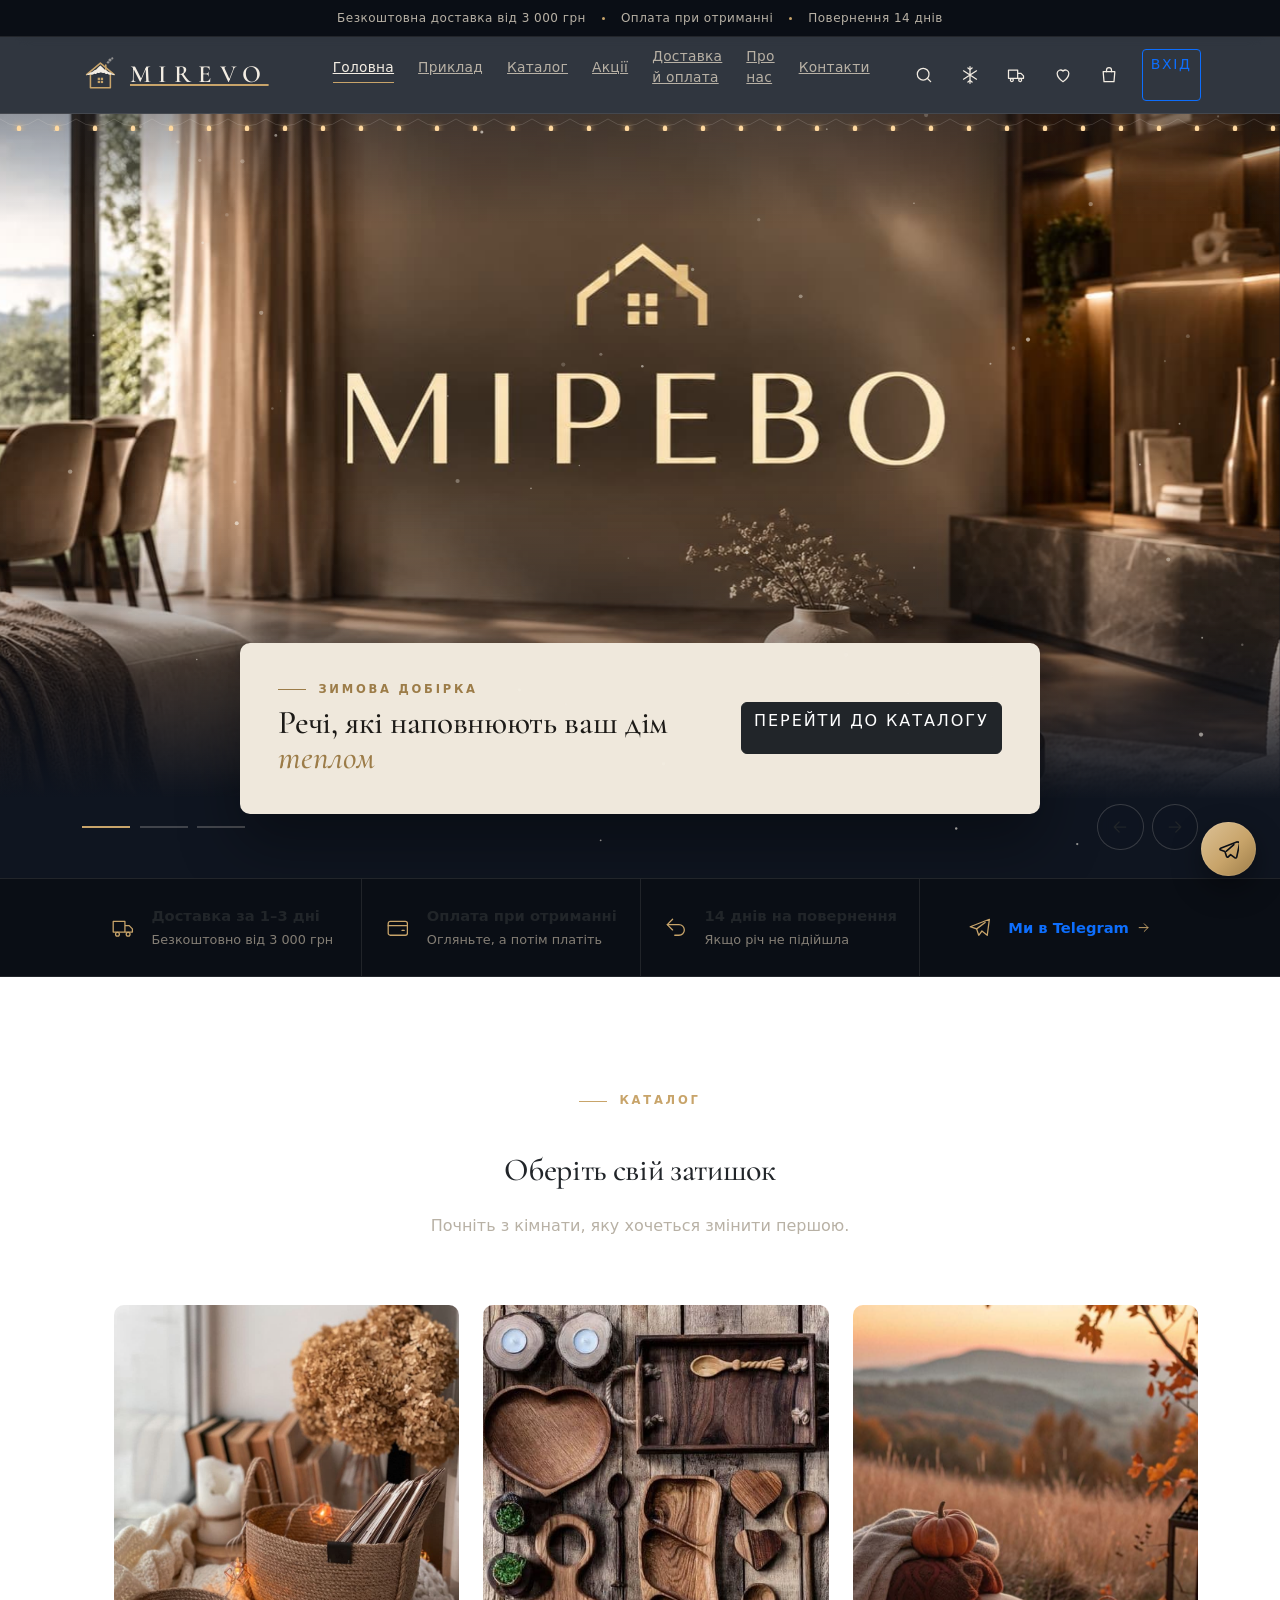
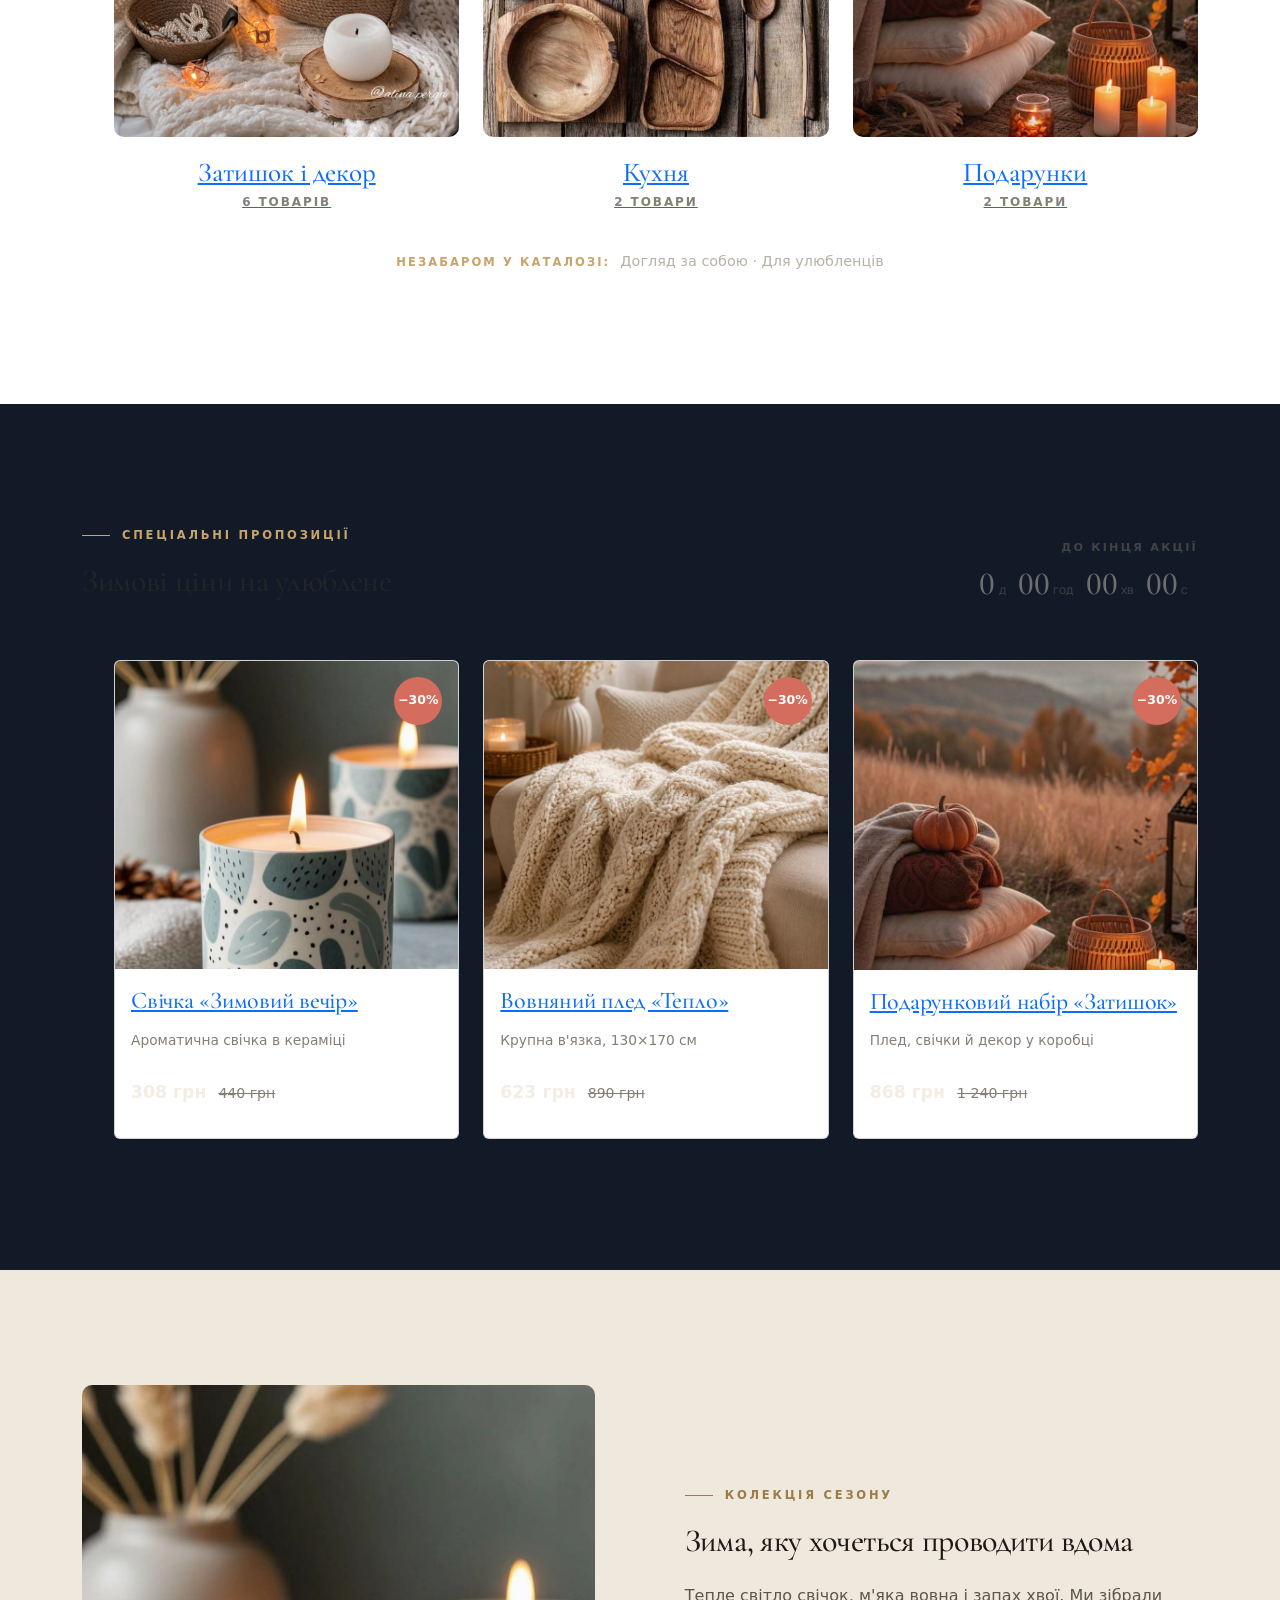
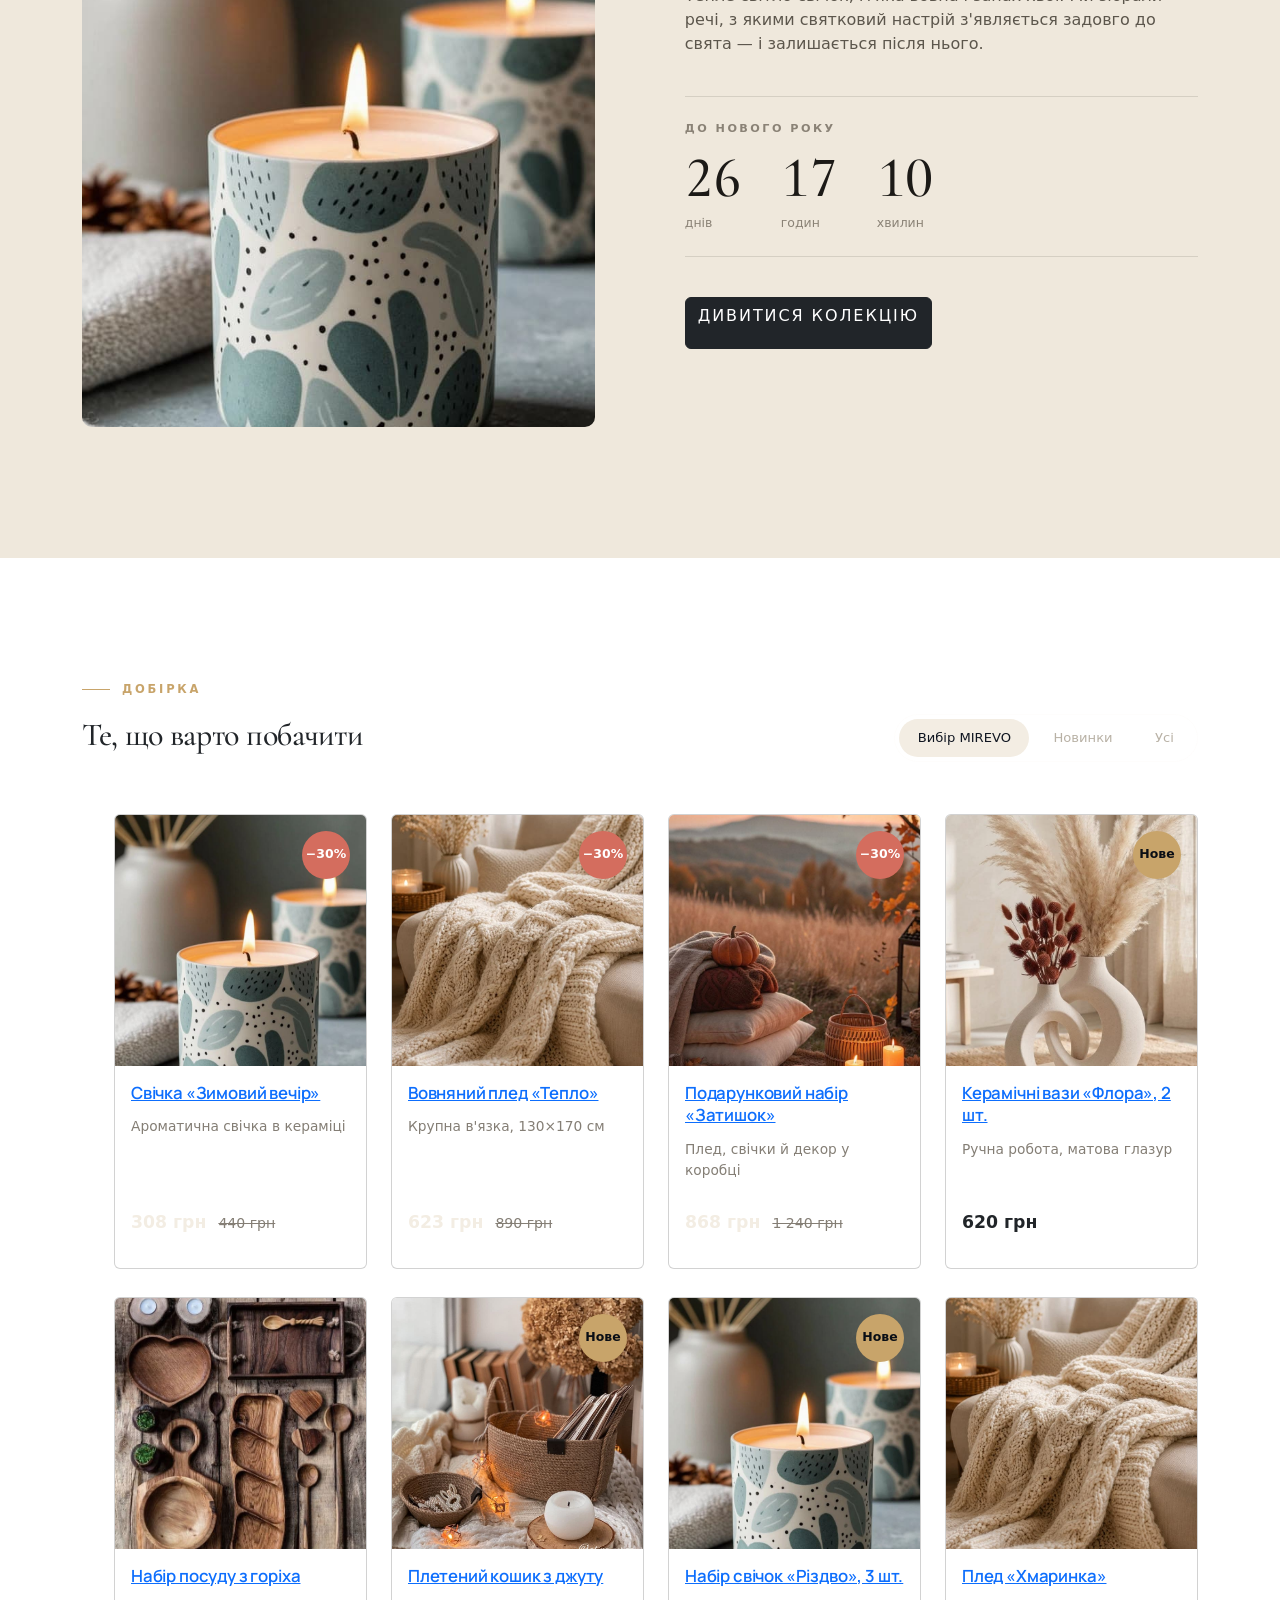
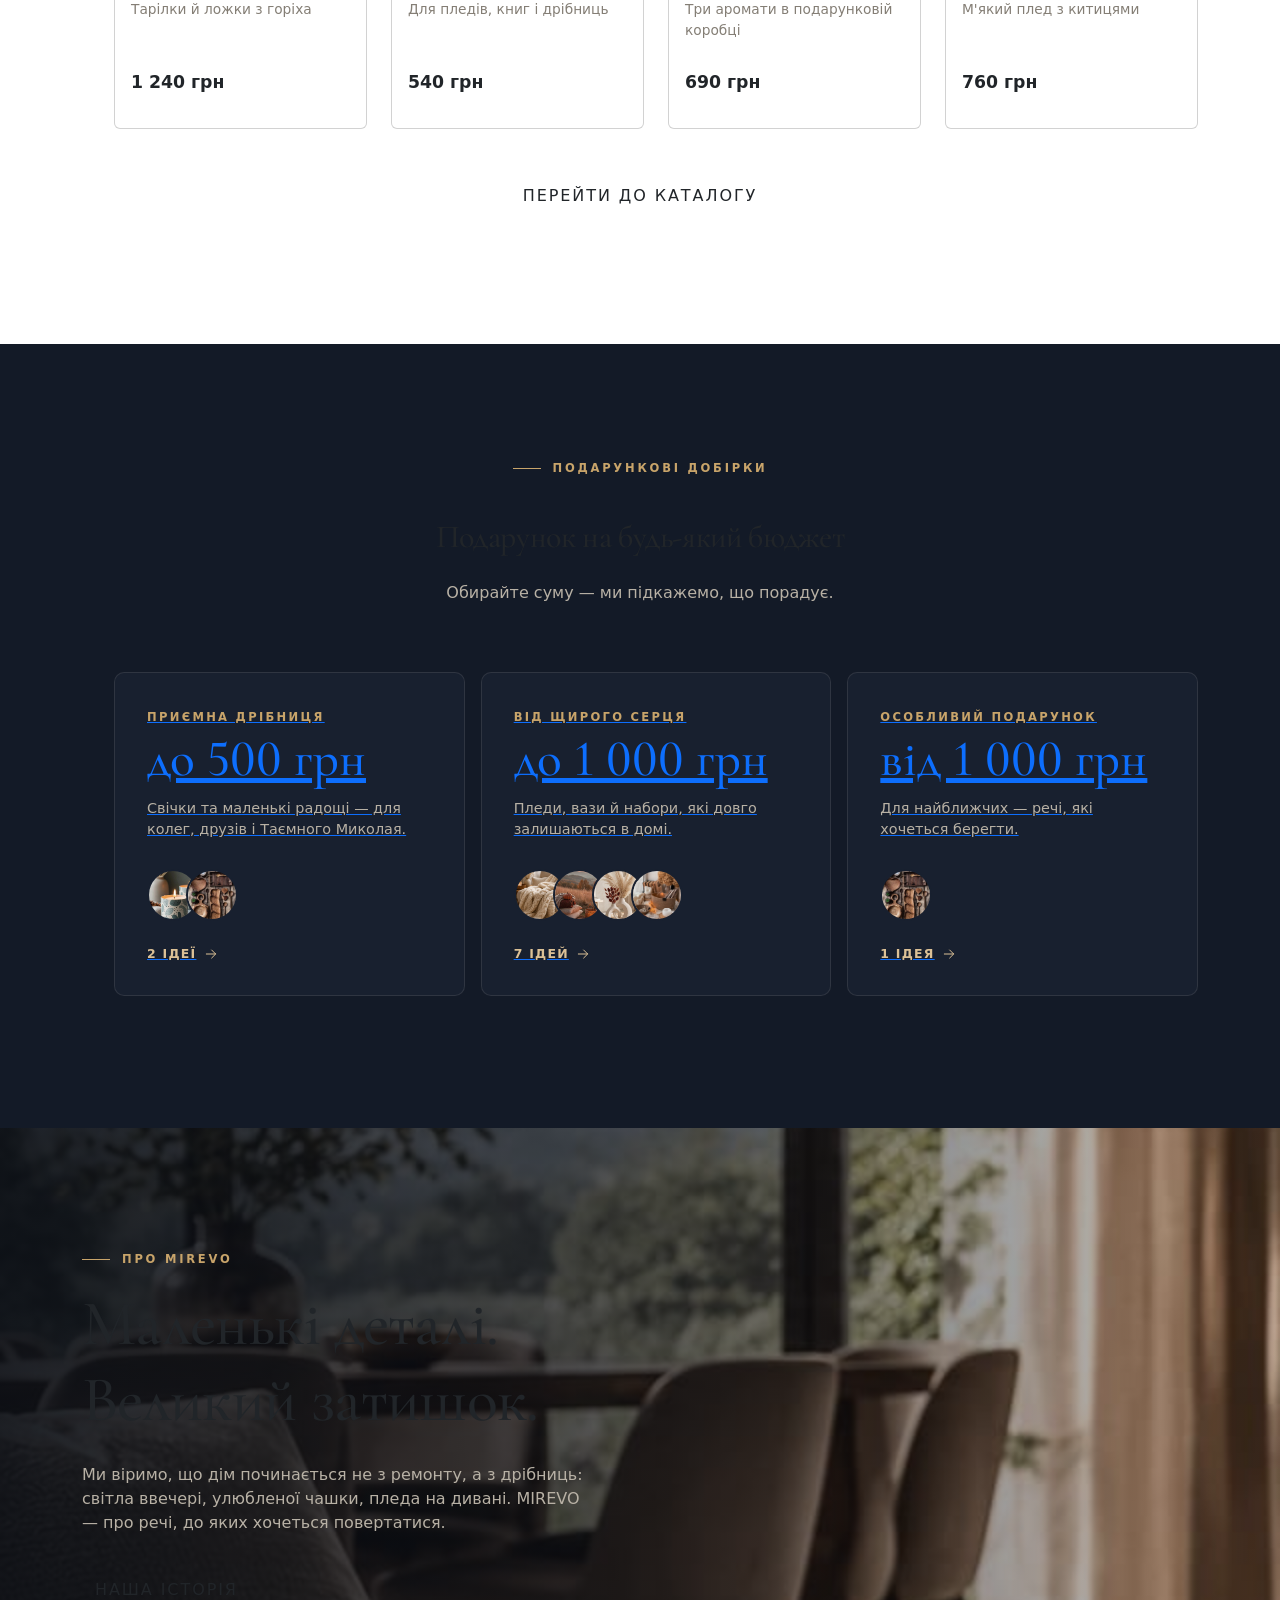
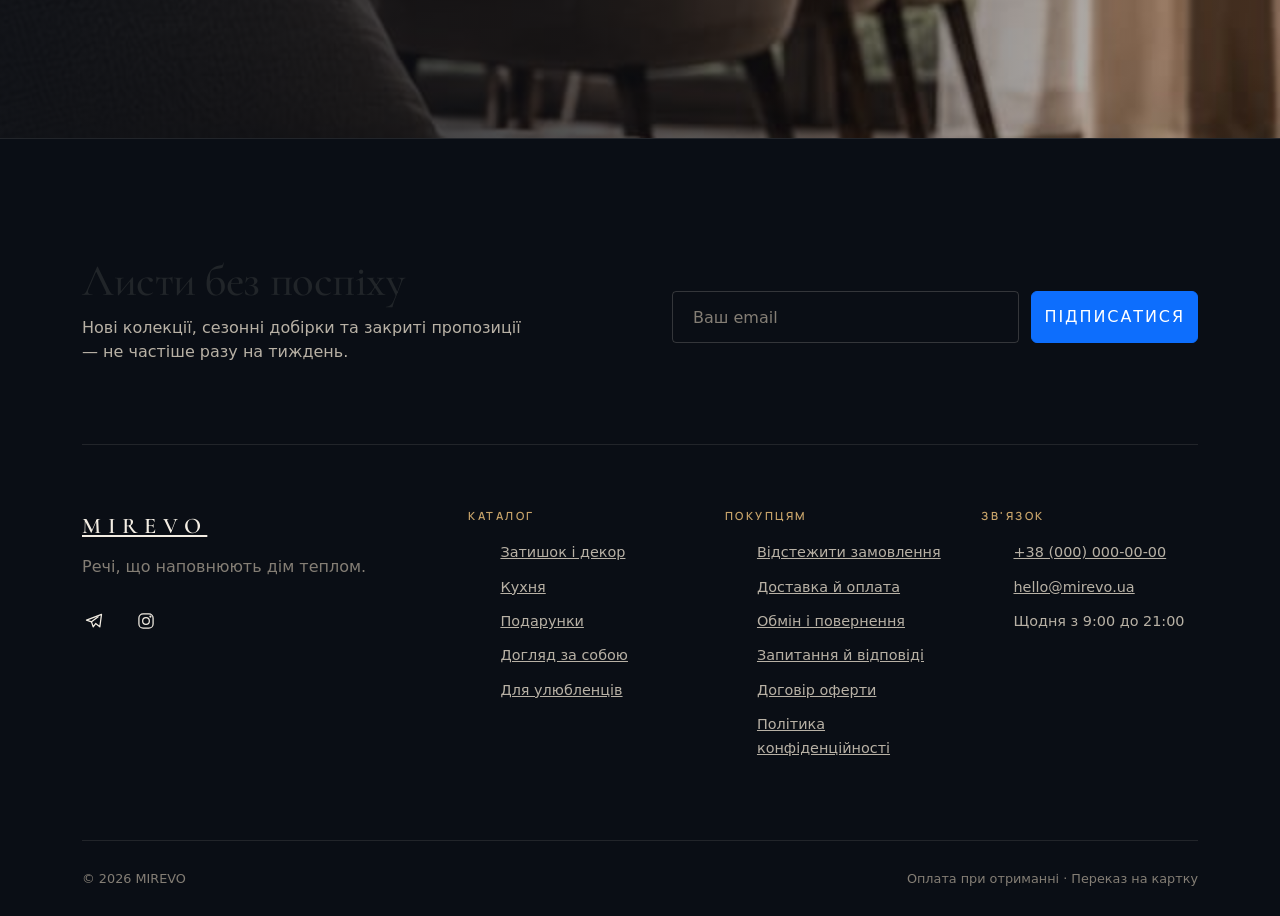
<file: 4 лаба оіт/index.html>
<!DOCTYPE html>
<html lang="uk">
<head>
    <meta charset="UTF-8">
    <meta name="viewport" content="width=device-width, initial-scale=1.0">
    <title>MIREVO — речі, що наповнюють дім теплом</title>
    <meta name="description" content="MIREVO — свічки, текстиль, декор і подарунки для затишного дому. Доставка Новою поштою за 1–3 дні, оплата при отриманні.">
    <meta name="theme-color" content="#0f1520">

    <link rel="preconnect" href="https://fonts.googleapis.com">
    <link rel="preconnect" href="https://fonts.gstatic.com" crossorigin>
    <link href="https://fonts.googleapis.com/css2?family=Cormorant+Garamond:ital,wght@0,500;0,600;1,500&family=Manrope:wght@400;500;600;700&display=swap" rel="stylesheet">
    <link rel="stylesheet" href="css/style.css">
    <link href="https://cdn.jsdelivr.net/npm/bootstrap@5.3.0/dist/css/bootstrap.min.css" rel="stylesheet">
    <style>
        /* Modal with :target pseudo-element */
        #signin-modal {
            display: none;
            position: fixed;
            top: 0;
            left: 0;
            width: 100%;
            height: 100%;
            background-color: rgba(0, 0, 0, 0.5);
            z-index: 9999;
            align-items: center;
            justify-content: center;
        }
        #signin-modal:target {
            display: flex;
        }
        #signin-modal .modal-content {
            background-color: white;
            border-radius: 8px;
            padding: 2rem;
            max-width: 400px;
            width: 90%;
            box-shadow: 0 4px 6px rgba(0, 0, 0, 0.1);
            position: relative;
        }
        #signin-modal .modal-close {
            position: absolute;
            top: 1rem;
            right: 1rem;
            background: none;
            border: none;
            font-size: 1.5rem;
            cursor: pointer;
            color: #333;
        }
        #signin-modal .modal-close:hover {
            color: #666;
        }
    </style>
    <script>document.documentElement.classList.add('js');</script>
</head>
<body>

    <!-- ================= ІКОНКИ (використовуються через <use>) ================= -->
    <svg width="0" height="0" style="position:absolute" aria-hidden="true">
        <symbol id="i-search" viewBox="0 0 24 24"><circle cx="11" cy="11" r="7"/><path d="m20 20-3.5-3.5"/></symbol>
        <symbol id="i-heart" viewBox="0 0 24 24"><path d="M12 20s-7-4.4-7-10a4 4 0 0 1 7-2.6A4 4 0 0 1 19 10c0 5.6-7 10-7 10z"/></symbol>
        <symbol id="i-bag" viewBox="0 0 24 24"><path d="M5 8h14l-1 12H6z"/><path d="M9 8V6a3 3 0 0 1 6 0v2"/></symbol>
        <symbol id="i-plus" viewBox="0 0 24 24"><path d="M12 5v14M5 12h14"/></symbol>
        <symbol id="i-check" viewBox="0 0 24 24"><path d="m5 12.5 4.5 4.5L19 7"/></symbol>
        <symbol id="i-arrow" viewBox="0 0 24 24"><path d="M5 12h14M13 6l6 6-6 6"/></symbol>
        <symbol id="i-close" viewBox="0 0 24 24"><path d="M6 6l12 12M18 6 6 18"/></symbol>
        <symbol id="i-menu" viewBox="0 0 24 24"><path d="M4 7h16M4 12h16M4 17h10"/></symbol>
        <symbol id="i-truck" viewBox="0 0 24 24"><path d="M3 6h11v10H3zM14 10h4l3 3v3h-7z"/><circle cx="7" cy="18" r="1.8"/><circle cx="17" cy="18" r="1.8"/></symbol>
        <symbol id="i-wallet" viewBox="0 0 24 24"><rect x="3" y="6" width="18" height="13" rx="2"/><path d="M3 10h18M16 14.5h2"/></symbol>
        <symbol id="i-return" viewBox="0 0 24 24"><path d="M9 14 4 9l5-5"/><path d="M4 9h11a5 5 0 0 1 0 10h-4"/></symbol>
        <symbol id="i-gift" viewBox="0 0 24 24"><rect x="3" y="8" width="18" height="4"/><path d="M5 12v8h14v-8M12 8v12"/><path d="M12 8S10.5 4 8 4a2 2 0 0 0 0 4M12 8s1.5-4 4-4a2 2 0 0 1 0 4"/></symbol>
        <symbol id="i-share" viewBox="0 0 24 24"><circle cx="18" cy="5" r="2.5"/><circle cx="6" cy="12" r="2.5"/><circle cx="18" cy="19" r="2.5"/><path d="m8.2 10.9 7.6-4.3M8.2 13.1l7.6 4.3"/></symbol>
        <symbol id="i-snow" viewBox="0 0 24 24"><path d="M12 2v20M4.2 7l15.6 10M4.2 17 19.8 7"/><path d="m9.5 3.5 2.5 2 2.5-2M9.5 20.5l2.5-2 2.5 2"/></symbol>
        <symbol id="i-telegram" viewBox="0 0 24 24"><path d="M21 4 3 11l6 2 2 6 3-4 5 4z"/><path d="m9 13 8-6"/></symbol>
        <symbol id="i-instagram" viewBox="0 0 24 24"><rect x="3.5" y="3.5" width="17" height="17" rx="5"/><circle cx="12" cy="12" r="4"/><circle cx="17.3" cy="6.7" r=".6"/></symbol>
    </svg>

    <a href="#main" class="skip-link">Перейти до вмісту</a>

    <!-- ================= ВЕРХНЯ СМУЖКА ================= -->
    <div class="announce">
        <div class="container announce-inner">
            <span>Безкоштовна доставка від 3 000 грн</span>
            <span class="announce-dot" aria-hidden="true"></span>
            <span>Оплата при отриманні</span>
            <span class="announce-dot" aria-hidden="true"></span>
            <span>Повернення 14 днів</span>
        </div>
    </div>

    <!-- ================= ШАПКА ================= -->
    <header class="header" id="top">
        <div class="container header-inner">
            <button class="icon-btn menu-btn" type="button" aria-label="Відкрити меню" aria-controls="drawer" aria-expanded="false" data-drawer-open>
                <svg><use href="#i-menu"/></svg>
            </button>

            <a href="index.html" class="logo" aria-label="MIREVO — на головну">
                <svg class="logo-mark" viewBox="0 0 48 48" aria-hidden="true">
                    <g class="logo-smoke">
                        <circle cx="34" cy="7" r="1.6"/>
                        <circle cx="36.5" cy="4" r="2"/>
                        <circle cx="39.5" cy="1.8" r="1.4"/>
                    </g>
                    <path d="M31 10.5v6.5" class="logo-line"/>
                    <path d="M6 23 24 8l18 15" class="logo-line"/>
                    <path d="M11 20v20h26V20" class="logo-line"/>
                    <path class="logo-snow" d="M5 22.6c2-.9 3.6-.3 5-1.6 1.6-1.3 3.4-1 4.6-2.4 1.3-1.6 3.4-1.2 4.6-2.8 1.3-1.6 3-3.4 4.8-4.7 1.8 1.3 3.5 3.1 4.8 4.7 1.2 1.6 3.3 1.2 4.6 2.8 1.2 1.4 3 1.1 4.6 2.4 1.4 1.3 3 .7 5 1.6-1.7 1.3-3.6.9-5 .2-1.6 1-3.4.4-4.6-.8-1.6.6-3.3-.2-4.3-1.5-1.5.4-3.3.4-4.5-.7-1.2 1.1-3 1.1-4.5.7-1 1.3-2.7 2.1-4.3 1.5-1.2 1.2-3 1.8-4.6.8-1.4.7-3.3 1.1-5-.2z"/>
                    <rect x="20.5" y="27" width="3" height="3"/><rect x="24.5" y="27" width="3" height="3"/>
                    <rect x="20.5" y="31" width="3" height="3"/><rect x="24.5" y="31" width="3" height="3"/>
                </svg>
                <span class="logo-word">MIREVO</span>
            </a>

            <nav class="nav" aria-label="Головне меню">
                <ul class="nav-list">
                    <li><a href="index.html" aria-current="page">Головна</a></li>
                    <li><a href="example.html">Приклад</a></li>
                    <li class="has-mega">
                        <a href="catalog.html" aria-haspopup="true">Каталог</a>
                        <div class="mega" role="menu">
                            <ul class="mega-list" id="mega-list"><!-- з products.js --></ul>
                            <a href="catalog.html?offer=1" class="mega-feature">
                                <img src="images/interior-living.jpg" alt="" loading="lazy">
                                <span class="mega-feature-text">
                                    <small>Сезонна добірка</small>
                                    <b>Зимові пропозиції</b>
                                    <span class="link-arrow">Дивитися <svg><use href="#i-arrow"/></svg></span>
                                </span>
                            </a>
                        </div>
                    </li>
                    <li><a href="catalog.html?offer=1">Акції</a></li>
                    <li><a href="delivery.html">Доставка й оплата</a></li>
                    <li><a href="about.html">Про нас</a></li>
                    <li><a href="contacts.html">Контакти</a></li>
                </ul>
            </nav>

            <div class="header-actions">
                <button class="icon-btn" type="button" aria-label="Пошук" aria-controls="search-panel" aria-expanded="false" data-search-toggle>
                    <svg><use href="#i-search"/></svg>
                </button>
                <button class="icon-btn snow-btn" type="button" aria-label="Сніг" aria-pressed="true" data-snow-toggle title="Сніг">
                    <svg><use href="#i-snow"/></svg>
                </button>
                <a href="favorites.html" class="icon-btn hide-sm" aria-label="Обране">
                    <svg><use href="#i-heart"/></svg>
                    <span class="counter" data-count="fav" hidden>0</span>
                </a>
                <a href="cart.html" class="icon-btn cart-link" aria-label="Кошик">
                    <svg><use href="#i-bag"/></svg>
                    <span class="counter" data-count="cart" hidden>0</span>
                </a>
                <a href="#signin-modal" class="btn btn-sm btn-outline-primary ms-2" aria-label="Вхід">Вхід</a>
            </div>
        </div>

        <!-- Пошук -->
        <div class="search-panel" id="search-panel" hidden>
            <form class="container search-form" action="catalog.html" method="get" role="search">
                <svg class="search-icon"><use href="#i-search"/></svg>
                <label for="q" class="visually-hidden">Пошук товарів</label>
                <input type="search" id="q" name="q" placeholder="Свічка, плед, подарунок…" autocomplete="off">
                <button type="button" class="icon-btn" aria-label="Закрити пошук" data-search-toggle>
                    <svg><use href="#i-close"/></svg>
                </button>
            </form>
        </div>

        <!-- Гірлянда -->
        <div class="garland" aria-hidden="true"></div>
    </header>

    <!-- ================= МОБІЛЬНЕ МЕНЮ ================= -->
    <div class="drawer" id="drawer" hidden>
        <div class="drawer-overlay" data-drawer-close></div>
        <aside class="drawer-panel" aria-label="Меню">
            <div class="drawer-head">
                <span class="logo-word">MIREVO</span>
                <button class="icon-btn" type="button" aria-label="Закрити меню" data-drawer-close>
                    <svg><use href="#i-close"/></svg>
                </button>
            </div>
            <form class="drawer-search" action="catalog.html" method="get" role="search">
                <svg><use href="#i-search"/></svg>
                <label for="q-mobile" class="visually-hidden">Пошук</label>
                <input type="search" id="q-mobile" name="q" placeholder="Пошук товарів">
            </form>
            <p class="drawer-label">Каталог</p>
            <ul class="drawer-cats" id="drawer-cats"></ul>
            <ul class="drawer-links">
                <li><a href="catalog.html?offer=1">Акції</a></li>
                <li><a href="favorites.html">Обране</a></li>
                <li><a href="delivery.html">Доставка й оплата</a></li>
                <li><a href="about.html">Про нас</a></li>
                <li><a href="contacts.html">Контакти</a></li>
            </ul>
        </aside>
    </div>

    <main id="main">

        <!-- ================= ПЕРШИЙ ЕКРАН: слайдер банерів ================= -->
        <section class="hero" aria-roledescription="carousel" aria-label="Головні пропозиції">
            <canvas class="snow" id="snow" aria-hidden="true"></canvas>

            <div class="slides">
                <!-- Слайд 1: бренд -->
                <article class="slide slide-brand is-active" aria-roledescription="slide" aria-label="1 з 3">
                    <img class="slide-bg" src="images/hero-banner.jpg" alt="Затишна вітальня з логотипом MIREVO" fetchpriority="high">
                    <div class="container slide-brand-inner">
                        <div class="slide-copy slide-card">
                            <p class="eyebrow">Зимова добірка</p>
                            <h1 class="slide-title">Речі, які наповнюють ваш дім <em>теплом</em></h1>
                            <div class="slide-actions">
                                <a href="catalog.html" class="btn btn-dark">Перейти до каталогу</a>
                            </div>
                        </div>
                    </div>
                </article>

                <!-- Слайд 2: ідеї подарунків -->
                <article class="slide slide-split" aria-roledescription="slide" aria-label="2 з 3">
                    <div class="container slide-grid">
                        <div class="slide-copy slide-card">
                            <p class="eyebrow">До свят</p>
                            <h2 class="slide-title">Подарунки, які хочеться <em>дарувати</em></h2>
                            <p class="slide-text">Від приємних дрібниць до особливих речей для найближчих. Обирайте за бюджетом — ідеї вже зібрані.</p>
                            <div class="slide-actions">
                                <a href="#gifts" class="btn btn-dark">Обрати подарунок</a>
                            </div>
                        </div>
                        <div class="slide-media slide-collage">
                            <img src="images/news2.jpg" alt="Плетений кошик, свічка і тепла гірлянда" loading="lazy">
                            <img src="images/product1.jpg" alt="Ароматична свічка" loading="lazy">
                            <img src="images/product3.jpg" alt="Керамічні вази з сухоцвітами" loading="lazy">
                        </div>
                    </div>
                </article>

                <!-- Слайд 3: зимові ціни -->
                <article class="slide slide-split" aria-roledescription="slide" aria-label="3 з 3" id="slide-offers">
                    <div class="container slide-grid">
                        <div class="slide-copy slide-card">
                            <p class="eyebrow">Зимові пропозиції</p>
                            <h2 class="slide-title"><em data-offer-max>−30%</em> на улюблене цієї зими</h2>
                            <p class="slide-text">Свічки, пледи й подарунки за зимовими цінами. Пропозиція діє до <span data-offer-date>30 листопада включно</span>.</p>
                            <div class="slide-actions">
                                <a href="#offers" class="btn btn-dark">Дивитися пропозиції</a>
                            </div>
                        </div>
                        <ul class="slide-media slide-products" id="hero-offers"><!-- з products.js --></ul>
                    </div>
                </article>
            </div>

            <!-- Керування слайдером -->
            <div class="container slider-ui">
                <div class="slider-dots" role="group" aria-label="Оберіть слайд">
                    <button type="button" class="slider-dot is-active" data-slide-to="0" aria-label="Слайд 1" aria-current="true"><span></span></button>
                    <button type="button" class="slider-dot" data-slide-to="1" aria-label="Слайд 2"><span></span></button>
                    <button type="button" class="slider-dot" data-slide-to="2" aria-label="Слайд 3" id="dot-offers"><span></span></button>
                </div>
                <div class="slider-arrows">
                    <button type="button" class="slider-arrow" data-slide-prev aria-label="Попередній слайд"><svg><use href="#i-arrow"/></svg></button>
                    <button type="button" class="slider-arrow" data-slide-next aria-label="Наступний слайд"><svg><use href="#i-arrow"/></svg></button>
                </div>
            </div>
        </section>

        <!-- ================= ПЕРЕВАГИ ================= -->
        <section class="perks" aria-label="Чому MIREVO">
            <ul class="container perks-list">
                <li class="reveal"><svg><use href="#i-truck"/></svg><div><b>Доставка за 1–3 дні</b><span>Безкоштовно від 3 000 грн</span></div></li>
                <li class="reveal"><svg><use href="#i-wallet"/></svg><div><b>Оплата при отриманні</b><span>Огляньте, а потім платіть</span></div></li>
                <li class="reveal"><svg><use href="#i-return"/></svg><div><b>14 днів на повернення</b><span>Якщо річ не підійшла</span></div></li>
                <li class="reveal perk-link">
                    <a href="https://t.me/mirevo_shop" target="_blank" rel="noopener" data-tg-channel>
                        <svg><use href="#i-telegram"/></svg>
                        <div><b class="perk-link-title">Ми в Telegram <svg class="perk-arrow"><use href="#i-arrow"/></svg></b></div>
                    </a>
                </li>
            </ul>
        </section>

        <!-- ================= КАТЕГОРІЇ ================= -->
        <section class="section" aria-labelledby="cats-title">
            <div class="container">
                <header class="section-head section-head-center reveal">
                    <p class="eyebrow">Каталог</p>
                    <h2 id="cats-title">Оберіть свій затишок</h2>
                    <p class="section-sub">Почніть з кімнати, яку хочеться змінити першою.</p>
                </header>
                <ul class="range-grid" id="cat-grid"></ul>
                <p class="range-soon" id="cat-soon" hidden></p>
            </div>
        </section>

        <!-- ================= ЗИМОВІ ПРОПОЗИЦІЇ ================= -->
        <section class="section section-offers" aria-labelledby="offers-title" id="offers">
            <div class="container">
                <header class="section-head reveal">
                    <div>
                        <p class="eyebrow">Спеціальні пропозиції</p>
                        <h2 id="offers-title">Зимові ціни на улюблене</h2>
                    </div>
                    <div class="offer-timer" data-countdown="offer">
                        <span class="offer-timer-label">До кінця акції</span>
                        <span class="offer-timer-time">
                            <b data-unit="days">0</b><small>д</small>
                            <b data-unit="hours">00</b><small>год</small>
                            <b data-unit="minutes">00</b><small>хв</small>
                            <b data-unit="seconds">00</b><small>с</small>
                        </span>
                    </div>
                </header>
                <ul class="product-grid product-grid-3" id="offers-grid"></ul>
            </div>
        </section>

        <!-- ================= КОЛЕКЦІЯ СЕЗОНУ ================= -->
        <section class="season" aria-labelledby="season-title">
            <div class="container season-grid">
                <figure class="season-photo reveal">
                    <img src="images/product1.jpg" alt="Запалена свічка в керамічному стакані" loading="lazy">
                </figure>
                <div class="season-copy reveal">
                    <p class="eyebrow">Колекція сезону</p>
                    <h2 id="season-title">Зима, яку хочеться проводити вдома</h2>
                    <p>Тепле світло свічок, м'яка вовна і запах хвої. Ми зібрали речі, з якими святковий настрій з'являється задовго до свята — і залишається після нього.</p>

                    <div class="ny-countdown" data-countdown="newyear" aria-label="До Нового року">
                        <p>До Нового року</p>
                        <div>
                            <span><b data-unit="days">00</b><small>днів</small></span>
                            <span><b data-unit="hours">00</b><small>годин</small></span>
                            <span><b data-unit="minutes">00</b><small>хвилин</small></span>
                        </div>
                    </div>

                    <a href="catalog.html?cat=decor" class="btn btn-dark">Дивитися колекцію</a>
                </div>
            </div>
        </section>

        <!-- ================= ТОВАРИ З ВКЛАДКАМИ ================= -->
        <section class="section" aria-labelledby="picks-title">
            <div class="container">
                <header class="section-head reveal">
                    <div>
                        <p class="eyebrow">Добірка</p>
                        <h2 id="picks-title">Те, що варто побачити</h2>
                    </div>
                    <div class="tabs" role="tablist" aria-label="Фільтр добірки">
                        <button class="tab is-active" type="button" role="tab" aria-selected="true" data-tab="featured">Вибір MIREVO</button>
                        <button class="tab" type="button" role="tab" aria-selected="false" data-tab="new">Новинки</button>
                        <button class="tab" type="button" role="tab" aria-selected="false" data-tab="all">Усі</button>
                    </div>
                </header>
                <ul class="product-grid" id="picks-grid" role="tabpanel"></ul>
                <div class="section-foot">
                    <a href="catalog.html" class="btn btn-outline">Перейти до каталогу</a>
                </div>
            </div>
        </section>

        <!-- ================= ПОДАРУНКИ ЗА БЮДЖЕТОМ ================= -->
        <section class="section section-gifts" aria-labelledby="gifts-title" id="gifts">
            <div class="container">
                <header class="section-head section-head-center reveal">
                    <p class="eyebrow">Подарункові добірки</p>
                    <h2 id="gifts-title">Подарунок на будь-який бюджет</h2>
                    <p class="section-sub">Обирайте суму — ми підкажемо, що порадує.</p>
                </header>
                <ul class="budget-grid" id="budget-grid"></ul>
            </div>
        </section>

        <!-- ================= БРЕНД ================= -->
        <section class="brand" aria-labelledby="brand-title">
            <img src="images/interior-dining.jpg" alt="" class="brand-bg" loading="lazy">
            <div class="container brand-inner reveal">
                <p class="eyebrow">Про MIREVO</p>
                <h2 id="brand-title">Маленькі деталі.<br>Великий затишок.</h2>
                <p>Ми віримо, що дім починається не з ремонту, а з дрібниць: світла ввечері, улюбленої чашки, пледа на дивані. MIREVO — про речі, до яких хочеться повертатися.</p>
                <a href="about.html" class="btn btn-ghost">Наша історія</a>
            </div>
        </section>

        <!-- ================= ВІДГУКИ (показується, коли є справжні відгуки) ================= -->
        <section class="section" id="reviews" aria-labelledby="reviews-title" hidden>
            <div class="container">
                <header class="section-head reveal">
                    <div>
                        <p class="eyebrow">Відгуки</p>
                        <h2 id="reviews-title">Що кажуть покупці</h2>
                    </div>
                </header>
                <ul class="reviews-grid" id="reviews-grid"></ul>
            </div>
        </section>

    </main>

    <!-- ================= ФУТЕР ================= -->
    <footer class="footer">
        <div class="container">
            <div class="newsletter reveal">
                <div>
                    <h2>Листи без поспіху</h2>
                    <p>Нові колекції, сезонні добірки та закриті пропозиції — не частіше разу на тиждень.</p>
                </div>
                <form class="newsletter-form" action="#" method="post" data-newsletter>
                    <label for="nl-email" class="visually-hidden">Email</label>
                    <input type="email" id="nl-email" name="email" placeholder="Ваш email" required>
                    <button type="submit" class="btn btn-primary">Підписатися</button>
                </form>
            </div>

            <div class="footer-grid">
                <div class="footer-brand">
                    <a href="index.html" class="logo-word">MIREVO</a>
                    <p>Речі, що наповнюють дім теплом.</p>
                    <div class="socials">
                        <a href="https://t.me/mirevo_shop" target="_blank" rel="noopener" class="icon-btn" aria-label="Telegram-канал MIREVO" data-tg-channel><svg><use href="#i-telegram"/></svg></a>
                        <a href="https://instagram.com/" target="_blank" rel="noopener" class="icon-btn" aria-label="Instagram"><svg><use href="#i-instagram"/></svg></a>
                    </div>
                </div>
                <nav aria-label="Каталог">
                    <h3>Каталог</h3>
                    <ul id="footer-cats"></ul>
                </nav>
                <nav aria-label="Покупцям">
                    <h3>Покупцям</h3>
                    <ul>
                        <li><a href="delivery.html">Доставка й оплата</a></li>
                        <li><a href="delivery.html#returns">Обмін і повернення</a></li>
                        <li><a href="faq.html">Запитання й відповіді</a></li>
                        <li><a href="offer.html">Договір оферти</a></li>
                        <li><a href="privacy.html">Політика конфіденційності</a></li>
                    </ul>
                </nav>
                <div>
                    <h3>Зв'язок</h3>
                    <ul>
                        <li><a href="tel:+380000000000" data-contact="phone">+38 (000) 000-00-00</a></li>
                        <li><a href="mailto:hello@mirevo.ua" data-contact="email">hello@mirevo.ua</a></li>
                        <li><span class="muted" data-contact="hours">Щодня з 9:00 до 21:00</span></li>
                    </ul>
                </div>
            </div>

            <div class="footer-bottom">
                <span>© 2026 MIREVO</span> 
                <span>Оплата при отриманні · Переказ на картку</span>
            </div>
        </div>
    </footer>

    <!-- Кнопка «нагору» в шапці Діда Мороза -->
    <a href="#top" class="to-top" id="to-top" aria-label="Повернутися нагору">
        <svg class="to-top-hat" viewBox="0 0 64 40" aria-hidden="true">
            <path d="M8 30C12 12 30 4 44 8c6 2 9 7 11 12l-7 3c-2-5-5-8-10-8-11 0-18 8-20 17z" fill="#b8423b"/>
            <circle cx="56" cy="21" r="5" fill="#f3ede3"/>
            <rect x="4" y="27" width="46" height="10" rx="5" fill="#f3ede3"/>
        </svg>
        <svg class="to-top-arrow" viewBox="0 0 24 24" aria-hidden="true"><path d="M12 19V5M6 11l6-6 6 6"/></svg>
    </a>

    <div class="toast" id="toast" role="status" aria-live="polite"></div>

    <!-- Sign-in Modal (using :target pseudo-element) -->
    <div id="signin-modal">
        <div class="modal-content">
            <a href="#" class="modal-close" aria-label="Закрити модальне вікно">×</a>
            <h2 class="mb-4">Вхід</h2>
            <form class="signin-form">
                <div class="mb-3">
                    <label for="signin-email" class="form-label">Email</label>
                    <input type="email" class="form-control" id="signin-email" placeholder="your@email.com" required>
                </div>
                <div class="mb-3">
                    <label for="signin-password" class="form-label">Пароль</label>
                    <input type="password" class="form-control" id="signin-password" placeholder="Введіть пароль" required>
                </div>
                <div class="form-check mb-3">
                    <input class="form-check-input" type="checkbox" id="remember-me">
                    <label class="form-check-label" for="remember-me">
                        Запам'ятати мене
                    </label>
                </div>
                <button type="submit" class="btn btn-primary w-100 mb-3">Увійти</button>
                <p class="text-center text-muted small mb-0">
                    Немаєте облікового запису? <a href="register.html">Зареєструйтеся</a>
                </p>
            </form>
        </div>
    </div>

    <script src="js/products.js"></script>
    <script src="js/main.js"></script>
    <script src="https://cdn.jsdelivr.net/npm/bootstrap@5.3.0/dist/js/bootstrap.bundle.min.js"></script>
</body>
</html>
</file>
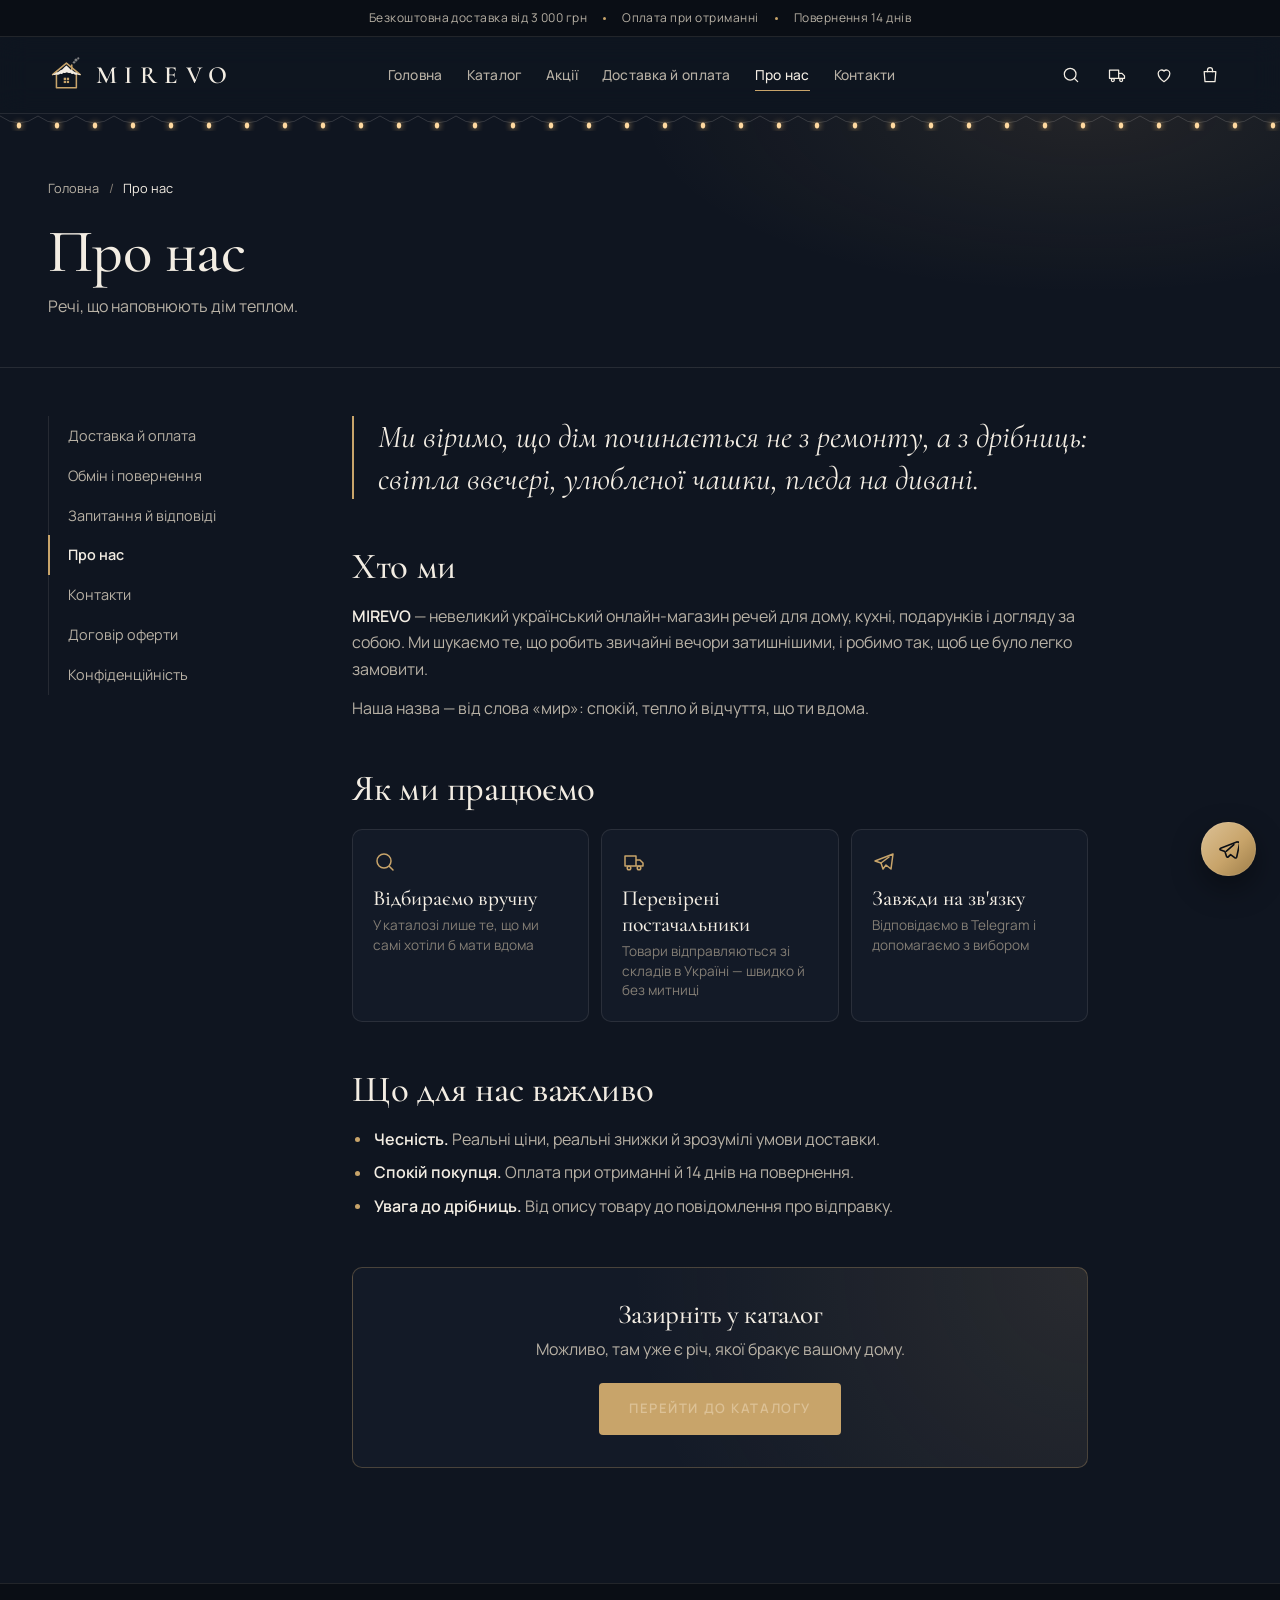
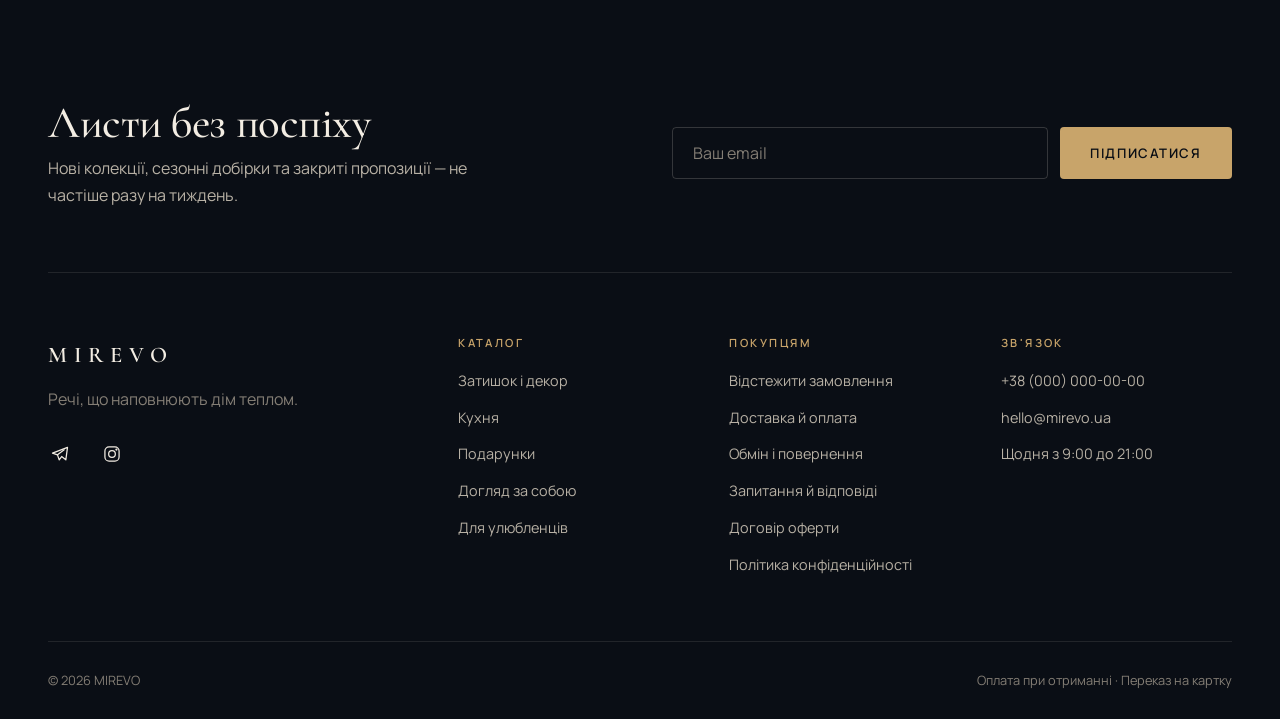
<file: 4 лаба оіт/about.html>
<!DOCTYPE html>
<html lang="uk">
<head>
    <meta charset="UTF-8">
    <meta name="viewport" content="width=device-width, initial-scale=1.0">
    <title>Про нас — MIREVO</title>
    <meta name="description" content="MIREVO — український онлайн-магазин речей для дому, кухні, подарунків і догляду за собою.">
    <meta name="theme-color" content="#0f1520">

    <link rel="preconnect" href="https://fonts.googleapis.com">
    <link rel="preconnect" href="https://fonts.gstatic.com" crossorigin>
    <link href="https://fonts.googleapis.com/css2?family=Cormorant+Garamond:ital,wght@0,500;0,600;1,500&family=Manrope:wght@400;500;600;700&display=swap" rel="stylesheet">
    <link rel="stylesheet" href="css/style.css">
    <script>document.documentElement.classList.add('js');</script>
</head>
<body>

    <!-- ================= ІКОНКИ (використовуються через <use>) ================= -->
    <svg width="0" height="0" style="position:absolute" aria-hidden="true">
        <symbol id="i-search" viewBox="0 0 24 24"><circle cx="11" cy="11" r="7"/><path d="m20 20-3.5-3.5"/></symbol>
        <symbol id="i-heart" viewBox="0 0 24 24"><path d="M12 20s-7-4.4-7-10a4 4 0 0 1 7-2.6A4 4 0 0 1 19 10c0 5.6-7 10-7 10z"/></symbol>
        <symbol id="i-bag" viewBox="0 0 24 24"><path d="M5 8h14l-1 12H6z"/><path d="M9 8V6a3 3 0 0 1 6 0v2"/></symbol>
        <symbol id="i-plus" viewBox="0 0 24 24"><path d="M12 5v14M5 12h14"/></symbol>
        <symbol id="i-check" viewBox="0 0 24 24"><path d="m5 12.5 4.5 4.5L19 7"/></symbol>
        <symbol id="i-arrow" viewBox="0 0 24 24"><path d="M5 12h14M13 6l6 6-6 6"/></symbol>
        <symbol id="i-close" viewBox="0 0 24 24"><path d="M6 6l12 12M18 6 6 18"/></symbol>
        <symbol id="i-menu" viewBox="0 0 24 24"><path d="M4 7h16M4 12h16M4 17h10"/></symbol>
        <symbol id="i-truck" viewBox="0 0 24 24"><path d="M3 6h11v10H3zM14 10h4l3 3v3h-7z"/><circle cx="7" cy="18" r="1.8"/><circle cx="17" cy="18" r="1.8"/></symbol>
        <symbol id="i-wallet" viewBox="0 0 24 24"><rect x="3" y="6" width="18" height="13" rx="2"/><path d="M3 10h18M16 14.5h2"/></symbol>
        <symbol id="i-return" viewBox="0 0 24 24"><path d="M9 14 4 9l5-5"/><path d="M4 9h11a5 5 0 0 1 0 10h-4"/></symbol>
        <symbol id="i-gift" viewBox="0 0 24 24"><rect x="3" y="8" width="18" height="4"/><path d="M5 12v8h14v-8M12 8v12"/><path d="M12 8S10.5 4 8 4a2 2 0 0 0 0 4M12 8s1.5-4 4-4a2 2 0 0 1 0 4"/></symbol>
        <symbol id="i-share" viewBox="0 0 24 24"><circle cx="18" cy="5" r="2.5"/><circle cx="6" cy="12" r="2.5"/><circle cx="18" cy="19" r="2.5"/><path d="m8.2 10.9 7.6-4.3M8.2 13.1l7.6 4.3"/></symbol>
        <symbol id="i-filter" viewBox="0 0 24 24"><path d="M4 6h16M7 12h10M10 18h4"/></symbol>
        <symbol id="i-phone" viewBox="0 0 24 24"><path d="M5 4h4l2 5-2.5 1.5a11 11 0 0 0 5 5L15 13l5 2v4a2 2 0 0 1-2 2A16 16 0 0 1 3 6a2 2 0 0 1 2-2"/></symbol>
        <symbol id="i-mail" viewBox="0 0 24 24"><rect x="3" y="5" width="18" height="14" rx="2"/><path d="m3 7 9 6 9-6"/></symbol>
        <symbol id="i-snow" viewBox="0 0 24 24"><path d="M12 2v20M4.2 7l15.6 10M4.2 17 19.8 7"/><path d="m9.5 3.5 2.5 2 2.5-2M9.5 20.5l2.5-2 2.5 2"/></symbol>
        <symbol id="i-telegram" viewBox="0 0 24 24"><path d="M21 4 3 11l6 2 2 6 3-4 5 4z"/><path d="m9 13 8-6"/></symbol>
        <symbol id="i-instagram" viewBox="0 0 24 24"><rect x="3.5" y="3.5" width="17" height="17" rx="5"/><circle cx="12" cy="12" r="4"/><circle cx="17.3" cy="6.7" r=".6"/></symbol>
    </svg>

    <a href="#main" class="skip-link">Перейти до вмісту</a>

    <!-- ================= ВЕРХНЯ СМУЖКА ================= -->
    <div class="announce">
        <div class="container announce-inner">
            <span>Безкоштовна доставка від 3 000 грн</span>
            <span class="announce-dot" aria-hidden="true"></span>
            <span>Оплата при отриманні</span>
            <span class="announce-dot" aria-hidden="true"></span>
            <span>Повернення 14 днів</span>
        </div>
    </div>

    <!-- ================= ШАПКА ================= -->
    <header class="header" id="top">
        <div class="container header-inner">
            <button class="icon-btn menu-btn" type="button" aria-label="Відкрити меню" aria-controls="drawer" aria-expanded="false" data-drawer-open>
                <svg><use href="#i-menu"/></svg>
            </button>

            <a href="index.html" class="logo" aria-label="MIREVO — на головну">
                <svg class="logo-mark" viewBox="0 0 48 48" aria-hidden="true">
                    <g class="logo-smoke">
                        <circle cx="34" cy="7" r="1.6"/>
                        <circle cx="36.5" cy="4" r="2"/>
                        <circle cx="39.5" cy="1.8" r="1.4"/>
                    </g>
                    <path d="M31 10.5v6.5" class="logo-line"/>
                    <path d="M6 23 24 8l18 15" class="logo-line"/>
                    <path d="M11 20v20h26V20" class="logo-line"/>
                    <path class="logo-snow" d="M5 22.6c2-.9 3.6-.3 5-1.6 1.6-1.3 3.4-1 4.6-2.4 1.3-1.6 3.4-1.2 4.6-2.8 1.3-1.6 3-3.4 4.8-4.7 1.8 1.3 3.5 3.1 4.8 4.7 1.2 1.6 3.3 1.2 4.6 2.8 1.2 1.4 3 1.1 4.6 2.4 1.4 1.3 3 .7 5 1.6-1.7 1.3-3.6.9-5 .2-1.6 1-3.4.4-4.6-.8-1.6.6-3.3-.2-4.3-1.5-1.5.4-3.3.4-4.5-.7-1.2 1.1-3 1.1-4.5.7-1 1.3-2.7 2.1-4.3 1.5-1.2 1.2-3 1.8-4.6.8-1.4.7-3.3 1.1-5-.2z"/>
                    <rect x="20.5" y="27" width="3" height="3"/><rect x="24.5" y="27" width="3" height="3"/>
                    <rect x="20.5" y="31" width="3" height="3"/><rect x="24.5" y="31" width="3" height="3"/>
                </svg>
                <span class="logo-word">MIREVO</span>
            </a>

            <nav class="nav" aria-label="Головне меню">
                <ul class="nav-list">
                    <li><a href="index.html">Головна</a></li>
                    <li class="has-mega">
                        <a href="catalog.html" aria-haspopup="true">Каталог</a>
                        <div class="mega" role="menu">
                            <ul class="mega-list" id="mega-list"><!-- з products.js --></ul>
                            <a href="catalog.html?offer=1" class="mega-feature">
                                <img src="images/interior-living.jpg" alt="" loading="lazy">
                                <span class="mega-feature-text">
                                    <small>Сезонна добірка</small>
                                    <b>Зимові пропозиції</b>
                                    <span class="link-arrow">Дивитися <svg><use href="#i-arrow"/></svg></span>
                                </span>
                            </a>
                        </div>
                    </li>
                    <li><a href="catalog.html?offer=1">Акції</a></li>
                    <li><a href="delivery.html">Доставка й оплата</a></li>
                    <li><a href="about.html" aria-current="page">Про нас</a></li>
                    <li><a href="contacts.html">Контакти</a></li>
                </ul>
            </nav>

            <div class="header-actions">
                <button class="icon-btn" type="button" aria-label="Пошук" aria-controls="search-panel" aria-expanded="false" data-search-toggle>
                    <svg><use href="#i-search"/></svg>
                </button>
                <button class="icon-btn snow-btn" type="button" aria-label="Сніг" aria-pressed="true" data-snow-toggle title="Сніг">
                    <svg><use href="#i-snow"/></svg>
                </button>
                <a href="favorites.html" class="icon-btn hide-sm" aria-label="Обране">
                    <svg><use href="#i-heart"/></svg>
                    <span class="counter" data-count="fav" hidden>0</span>
                </a>
                <a href="cart.html" class="icon-btn cart-link" aria-label="Кошик">
                    <svg><use href="#i-bag"/></svg>
                    <span class="counter" data-count="cart" hidden>0</span>
                </a>
            </div>
        </div>

        <!-- Пошук -->
        <div class="search-panel" id="search-panel" hidden>
            <form class="container search-form" action="catalog.html" method="get" role="search">
                <svg class="search-icon"><use href="#i-search"/></svg>
                <label for="q" class="visually-hidden">Пошук товарів</label>
                <input type="search" id="q" name="q" placeholder="Свічка, плед, подарунок…" autocomplete="off">
                <button type="button" class="icon-btn" aria-label="Закрити пошук" data-search-toggle>
                    <svg><use href="#i-close"/></svg>
                </button>
            </form>
        </div>

        <!-- Гірлянда -->
        <div class="garland" aria-hidden="true"></div>
    </header>

    <!-- ================= МОБІЛЬНЕ МЕНЮ ================= -->
    <div class="drawer" id="drawer" hidden>
        <div class="drawer-overlay" data-drawer-close></div>
        <aside class="drawer-panel" aria-label="Меню">
            <div class="drawer-head">
                <span class="logo-word">MIREVO</span>
                <button class="icon-btn" type="button" aria-label="Закрити меню" data-drawer-close>
                    <svg><use href="#i-close"/></svg>
                </button>
            </div>
            <form class="drawer-search" action="catalog.html" method="get" role="search">
                <svg><use href="#i-search"/></svg>
                <label for="q-mobile" class="visually-hidden">Пошук</label>
                <input type="search" id="q-mobile" name="q" placeholder="Пошук товарів">
            </form>
            <p class="drawer-label">Каталог</p>
            <ul class="drawer-cats" id="drawer-cats"></ul>
            <ul class="drawer-links">
                <li><a href="catalog.html?offer=1">Акції</a></li>
                <li><a href="favorites.html">Обране</a></li>
                <li><a href="delivery.html">Доставка й оплата</a></li>
                <li><a href="about.html">Про нас</a></li>
                <li><a href="contacts.html">Контакти</a></li>
            </ul>
        </aside>
    </div>

    <main id="main" class="info-page">
        <section class="page-head">
            <div class="container">
                <nav class="breadcrumbs" aria-label="Навігація">
                    <a href="index.html">Головна</a>
                    <span aria-hidden="true">/</span>
                    <span data-crumb-current>Про нас</span>
                </nav>
                <h1 class="page-title">Про нас</h1>
                <p class="page-sub">Речі, що наповнюють дім теплом.</p>
            </div>
        </section>

        <div class="container info">
            <nav class="info-nav" aria-label="Інформація для покупців">
                <ul>
                    <li><a href="delivery.html">Доставка й оплата</a></li>
                    <li><a href="delivery.html#returns">Обмін і повернення</a></li>
                    <li><a href="faq.html">Запитання й відповіді</a></li>
                    <li><a href="about.html" aria-current="page">Про нас</a></li>
                    <li><a href="contacts.html">Контакти</a></li>
                    <li><a href="offer.html">Договір оферти</a></li>
                    <li><a href="privacy.html">Конфіденційність</a></li>
                </ul>
            </nav>
            <article class="prose">
                <blockquote class="about-quote">Ми віримо, що дім починається не з ремонту, а з дрібниць: світла ввечері, улюбленої чашки, пледа на дивані.</blockquote>

                <h2>Хто ми</h2>
                <p><b>MIREVO</b> — невеликий український онлайн-магазин речей для дому, кухні, подарунків і догляду за собою. Ми шукаємо те, що робить звичайні вечори затишнішими, і робимо так, щоб це було легко замовити.</p>
                <p>Наша назва — від слова «мир»: спокій, тепло й відчуття, що ти вдома.</p>

                <h2>Як ми працюємо</h2>
                <div class="info-cards info-cards-3">
                    <div class="info-card"><svg><use href="#i-search"/></svg><b>Відбираємо вручну</b><span>У каталозі лише те, що ми самі хотіли б мати вдома</span></div>
                    <div class="info-card"><svg><use href="#i-truck"/></svg><b>Перевірені постачальники</b><span>Товари відправляються зі складів в Україні — швидко й без митниці</span></div>
                    <div class="info-card"><svg><use href="#i-telegram"/></svg><b>Завжди на зв'язку</b><span>Відповідаємо в Telegram і допомагаємо з вибором</span></div>
                </div>

                <h2>Що для нас важливо</h2>
                <ul>
                    <li><b>Чесність.</b> Реальні ціни, реальні знижки й зрозумілі умови доставки.</li>
                    <li><b>Спокій покупця.</b> Оплата при отриманні й 14 днів на повернення.</li>
                    <li><b>Увага до дрібниць.</b> Від опису товару до повідомлення про відправку.</li>
                </ul>

                <div class="info-cta">
                    <h3>Зазирніть у каталог</h3>
                    <p>Можливо, там уже є річ, якої бракує вашому дому.</p>
                    <a href="catalog.html" class="btn btn-primary">Перейти до каталогу</a>
                </div>
            </article>
        </div>
    </main>

    <!-- ================= ФУТЕР ================= -->
    <footer class="footer">
        <div class="container">
            <div class="newsletter reveal">
                <div>
                    <h2>Листи без поспіху</h2>
                    <p>Нові колекції, сезонні добірки та закриті пропозиції — не частіше разу на тиждень.</p>
                </div>
                <form class="newsletter-form" action="#" method="post" data-newsletter>
                    <label for="nl-email" class="visually-hidden">Email</label>
                    <input type="email" id="nl-email" name="email" placeholder="Ваш email" required>
                    <button type="submit" class="btn btn-primary">Підписатися</button>
                </form>
            </div>

            <div class="footer-grid">
                <div class="footer-brand">
                    <a href="index.html" class="logo-word">MIREVO</a>
                    <p>Речі, що наповнюють дім теплом.</p>
                    <div class="socials">
                        <a href="https://t.me/mirevo_shop" target="_blank" rel="noopener" class="icon-btn" aria-label="Telegram-канал MIREVO" data-tg-channel><svg><use href="#i-telegram"/></svg></a>
                        <a href="https://instagram.com/" target="_blank" rel="noopener" class="icon-btn" aria-label="Instagram"><svg><use href="#i-instagram"/></svg></a>
                    </div>
                </div>
                <nav aria-label="Каталог">
                    <h3>Каталог</h3>
                    <ul id="footer-cats"></ul>
                </nav>
                <nav aria-label="Покупцям">
                    <h3>Покупцям</h3>
                    <ul>
                        <li><a href="delivery.html">Доставка й оплата</a></li>
                        <li><a href="delivery.html#returns">Обмін і повернення</a></li>
                        <li><a href="faq.html">Запитання й відповіді</a></li>
                        <li><a href="offer.html">Договір оферти</a></li>
                        <li><a href="privacy.html">Політика конфіденційності</a></li>
                    </ul>
                </nav>
                <div>
                    <h3>Зв'язок</h3>
                    <ul>
                        <li><a href="tel:+380000000000" data-contact="phone">+38 (000) 000-00-00</a></li>
                        <li><a href="mailto:hello@mirevo.ua" data-contact="email">hello@mirevo.ua</a></li>
                        <li><span class="muted" data-contact="hours">Щодня з 9:00 до 21:00</span></li>
                    </ul>
                </div>
            </div>

            <div class="footer-bottom">
                <span>© 2026 MIREVO</span>
                <span>Оплата при отриманні · Переказ на картку</span>
            </div>
        </div>
    </footer>

    <!-- Кнопка «нагору» в шапці Діда Мороза -->
    <a href="#top" class="to-top" id="to-top" aria-label="Повернутися нагору">
        <svg class="to-top-hat" viewBox="0 0 64 40" aria-hidden="true">
            <path d="M8 30C12 12 30 4 44 8c6 2 9 7 11 12l-7 3c-2-5-5-8-10-8-11 0-18 8-20 17z" fill="#b8423b"/>
            <circle cx="56" cy="21" r="5" fill="#f3ede3"/>
            <rect x="4" y="27" width="46" height="10" rx="5" fill="#f3ede3"/>
        </svg>
        <svg class="to-top-arrow" viewBox="0 0 24 24" aria-hidden="true"><path d="M12 19V5M6 11l6-6 6 6"/></svg>
    </a>

    <div class="toast" id="toast" role="status" aria-live="polite"></div>

    <script src="js/products.js"></script>
    <script src="js/main.js"></script>
</body>
</html>
</file>
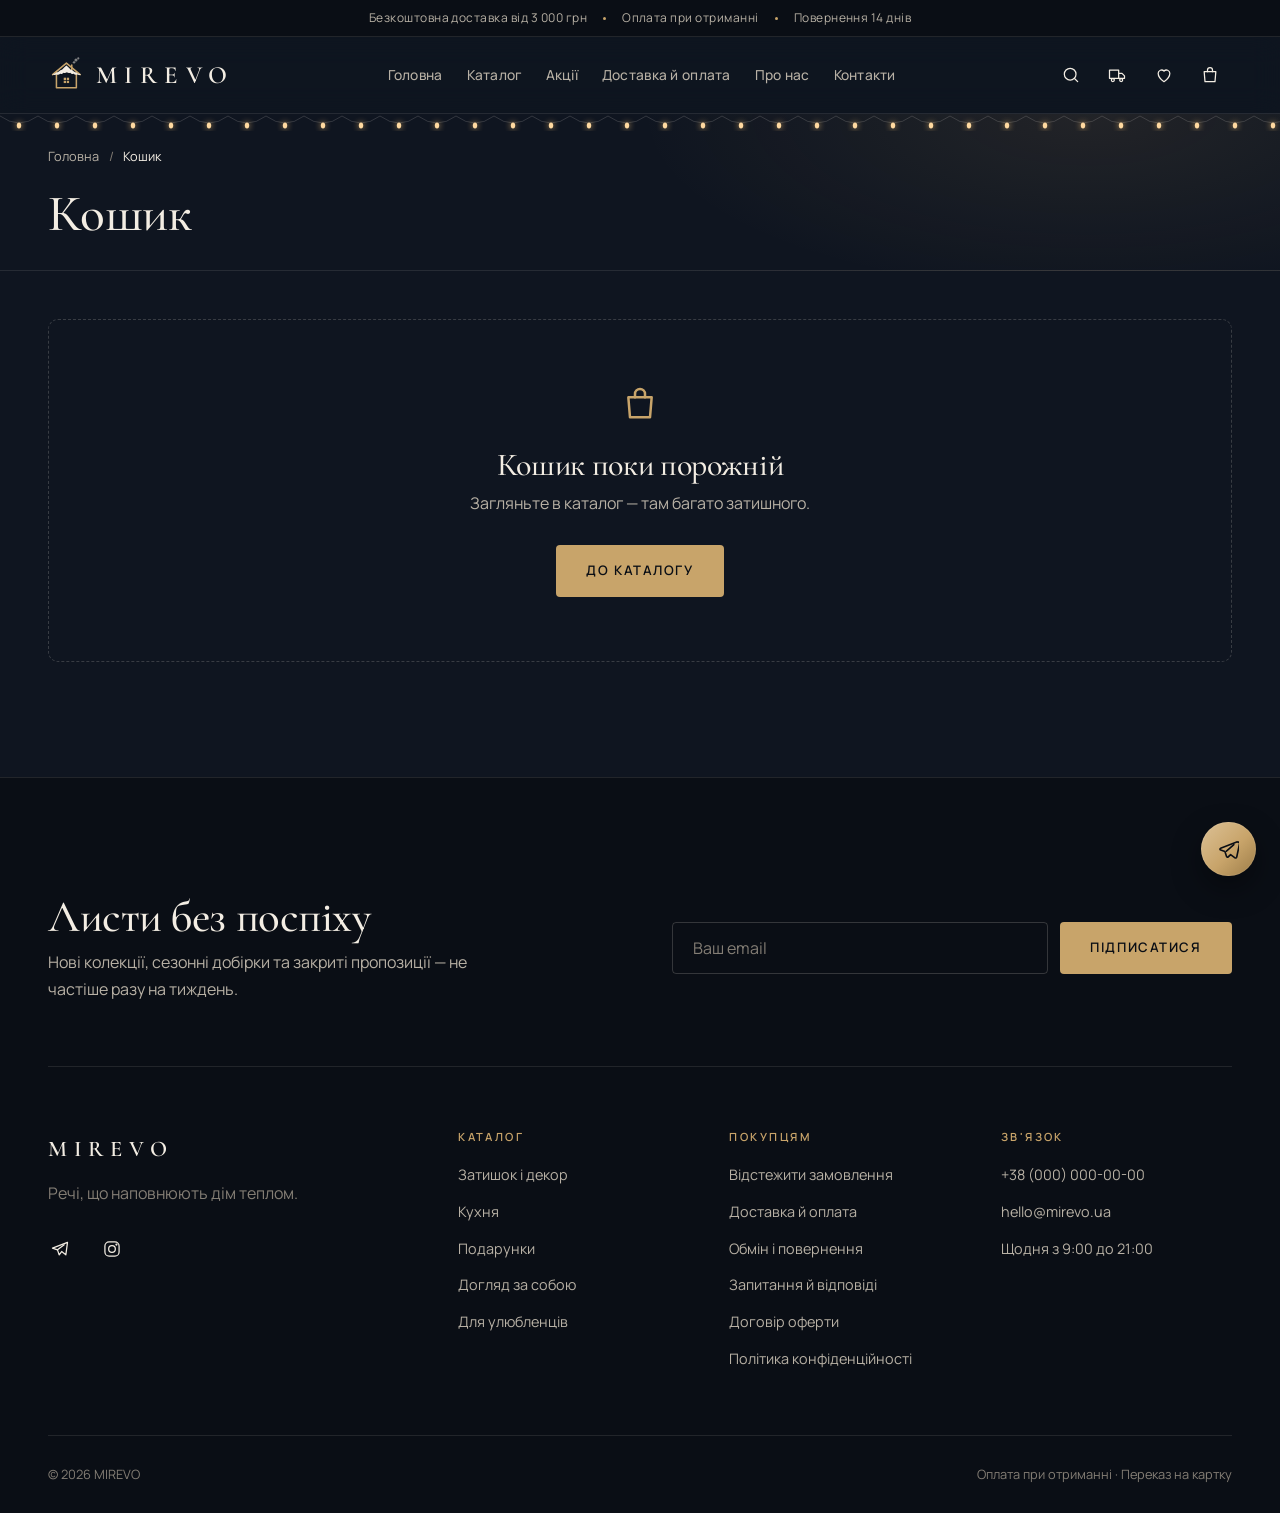
<file: 4 лаба оіт/cart.html>
<!DOCTYPE html>
<html lang="uk">
<head>
    <meta charset="UTF-8">
    <meta name="viewport" content="width=device-width, initial-scale=1.0">
    <title>Кошик — MIREVO</title>
    <meta name="description" content="Кошик і оформлення замовлення MIREVO.">
    <meta name="robots" content="noindex">
    <meta name="theme-color" content="#0f1520">

    <link rel="preconnect" href="https://fonts.googleapis.com">
    <link rel="preconnect" href="https://fonts.gstatic.com" crossorigin>
    <link href="https://fonts.googleapis.com/css2?family=Cormorant+Garamond:ital,wght@0,500;0,600;1,500&family=Manrope:wght@400;500;600;700&display=swap" rel="stylesheet">
    <link rel="stylesheet" href="css/style.css">
    <script>document.documentElement.classList.add('js');</script>
</head>
<body>

    <!-- ================= ІКОНКИ (використовуються через <use>) ================= -->
    <svg width="0" height="0" style="position:absolute" aria-hidden="true">
        <symbol id="i-search" viewBox="0 0 24 24"><circle cx="11" cy="11" r="7"/><path d="m20 20-3.5-3.5"/></symbol>
        <symbol id="i-heart" viewBox="0 0 24 24"><path d="M12 20s-7-4.4-7-10a4 4 0 0 1 7-2.6A4 4 0 0 1 19 10c0 5.6-7 10-7 10z"/></symbol>
        <symbol id="i-bag" viewBox="0 0 24 24"><path d="M5 8h14l-1 12H6z"/><path d="M9 8V6a3 3 0 0 1 6 0v2"/></symbol>
        <symbol id="i-plus" viewBox="0 0 24 24"><path d="M12 5v14M5 12h14"/></symbol>
        <symbol id="i-check" viewBox="0 0 24 24"><path d="m5 12.5 4.5 4.5L19 7"/></symbol>
        <symbol id="i-arrow" viewBox="0 0 24 24"><path d="M5 12h14M13 6l6 6-6 6"/></symbol>
        <symbol id="i-close" viewBox="0 0 24 24"><path d="M6 6l12 12M18 6 6 18"/></symbol>
        <symbol id="i-menu" viewBox="0 0 24 24"><path d="M4 7h16M4 12h16M4 17h10"/></symbol>
        <symbol id="i-truck" viewBox="0 0 24 24"><path d="M3 6h11v10H3zM14 10h4l3 3v3h-7z"/><circle cx="7" cy="18" r="1.8"/><circle cx="17" cy="18" r="1.8"/></symbol>
        <symbol id="i-wallet" viewBox="0 0 24 24"><rect x="3" y="6" width="18" height="13" rx="2"/><path d="M3 10h18M16 14.5h2"/></symbol>
        <symbol id="i-return" viewBox="0 0 24 24"><path d="M9 14 4 9l5-5"/><path d="M4 9h11a5 5 0 0 1 0 10h-4"/></symbol>
        <symbol id="i-gift" viewBox="0 0 24 24"><rect x="3" y="8" width="18" height="4"/><path d="M5 12v8h14v-8M12 8v12"/><path d="M12 8S10.5 4 8 4a2 2 0 0 0 0 4M12 8s1.5-4 4-4a2 2 0 0 1 0 4"/></symbol>
        <symbol id="i-share" viewBox="0 0 24 24"><circle cx="18" cy="5" r="2.5"/><circle cx="6" cy="12" r="2.5"/><circle cx="18" cy="19" r="2.5"/><path d="m8.2 10.9 7.6-4.3M8.2 13.1l7.6 4.3"/></symbol>
        <symbol id="i-filter" viewBox="0 0 24 24"><path d="M4 6h16M7 12h10M10 18h4"/></symbol>
        <symbol id="i-snow" viewBox="0 0 24 24"><path d="M12 2v20M4.2 7l15.6 10M4.2 17 19.8 7"/><path d="m9.5 3.5 2.5 2 2.5-2M9.5 20.5l2.5-2 2.5 2"/></symbol>
        <symbol id="i-telegram" viewBox="0 0 24 24"><path d="M21 4 3 11l6 2 2 6 3-4 5 4z"/><path d="m9 13 8-6"/></symbol>
        <symbol id="i-instagram" viewBox="0 0 24 24"><rect x="3.5" y="3.5" width="17" height="17" rx="5"/><circle cx="12" cy="12" r="4"/><circle cx="17.3" cy="6.7" r=".6"/></symbol>
    </svg>

    <a href="#main" class="skip-link">Перейти до вмісту</a>

    <!-- ================= ВЕРХНЯ СМУЖКА ================= -->
    <div class="announce">
        <div class="container announce-inner">
            <span>Безкоштовна доставка від 3 000 грн</span>
            <span class="announce-dot" aria-hidden="true"></span>
            <span>Оплата при отриманні</span>
            <span class="announce-dot" aria-hidden="true"></span>
            <span>Повернення 14 днів</span>
        </div>
    </div>

    <!-- ================= ШАПКА ================= -->
    <header class="header" id="top">
        <div class="container header-inner">
            <button class="icon-btn menu-btn" type="button" aria-label="Відкрити меню" aria-controls="drawer" aria-expanded="false" data-drawer-open>
                <svg><use href="#i-menu"/></svg>
            </button>

            <a href="index.html" class="logo" aria-label="MIREVO — на головну">
                <svg class="logo-mark" viewBox="0 0 48 48" aria-hidden="true">
                    <g class="logo-smoke">
                        <circle cx="34" cy="7" r="1.6"/>
                        <circle cx="36.5" cy="4" r="2"/>
                        <circle cx="39.5" cy="1.8" r="1.4"/>
                    </g>
                    <path d="M31 10.5v6.5" class="logo-line"/>
                    <path d="M6 23 24 8l18 15" class="logo-line"/>
                    <path d="M11 20v20h26V20" class="logo-line"/>
                    <path class="logo-snow" d="M5 22.6c2-.9 3.6-.3 5-1.6 1.6-1.3 3.4-1 4.6-2.4 1.3-1.6 3.4-1.2 4.6-2.8 1.3-1.6 3-3.4 4.8-4.7 1.8 1.3 3.5 3.1 4.8 4.7 1.2 1.6 3.3 1.2 4.6 2.8 1.2 1.4 3 1.1 4.6 2.4 1.4 1.3 3 .7 5 1.6-1.7 1.3-3.6.9-5 .2-1.6 1-3.4.4-4.6-.8-1.6.6-3.3-.2-4.3-1.5-1.5.4-3.3.4-4.5-.7-1.2 1.1-3 1.1-4.5.7-1 1.3-2.7 2.1-4.3 1.5-1.2 1.2-3 1.8-4.6.8-1.4.7-3.3 1.1-5-.2z"/>
                    <rect x="20.5" y="27" width="3" height="3"/><rect x="24.5" y="27" width="3" height="3"/>
                    <rect x="20.5" y="31" width="3" height="3"/><rect x="24.5" y="31" width="3" height="3"/>
                </svg>
                <span class="logo-word">MIREVO</span>
            </a>

            <nav class="nav" aria-label="Головне меню">
                <ul class="nav-list">
                    <li><a href="index.html">Головна</a></li>
                    <li class="has-mega">
                        <a href="catalog.html" aria-haspopup="true">Каталог</a>
                        <div class="mega" role="menu">
                            <ul class="mega-list" id="mega-list"><!-- з products.js --></ul>
                            <a href="catalog.html?offer=1" class="mega-feature">
                                <img src="images/interior-living.jpg" alt="" loading="lazy">
                                <span class="mega-feature-text">
                                    <small>Сезонна добірка</small>
                                    <b>Зимові пропозиції</b>
                                    <span class="link-arrow">Дивитися <svg><use href="#i-arrow"/></svg></span>
                                </span>
                            </a>
                        </div>
                    </li>
                    <li><a href="catalog.html?offer=1">Акції</a></li>
                    <li><a href="delivery.html">Доставка й оплата</a></li>
                    <li><a href="about.html">Про нас</a></li>
                    <li><a href="contacts.html">Контакти</a></li>
                </ul>
            </nav>

            <div class="header-actions">
                <button class="icon-btn" type="button" aria-label="Пошук" aria-controls="search-panel" aria-expanded="false" data-search-toggle>
                    <svg><use href="#i-search"/></svg>
                </button>
                <button class="icon-btn snow-btn" type="button" aria-label="Сніг" aria-pressed="true" data-snow-toggle title="Сніг">
                    <svg><use href="#i-snow"/></svg>
                </button>
                <a href="favorites.html" class="icon-btn hide-sm" aria-label="Обране">
                    <svg><use href="#i-heart"/></svg>
                    <span class="counter" data-count="fav" hidden>0</span>
                </a>
                <a href="cart.html" class="icon-btn cart-link" aria-label="Кошик">
                    <svg><use href="#i-bag"/></svg>
                    <span class="counter" data-count="cart" hidden>0</span>
                </a>
            </div>
        </div>

        <!-- Пошук -->
        <div class="search-panel" id="search-panel" hidden>
            <form class="container search-form" action="catalog.html" method="get" role="search">
                <svg class="search-icon"><use href="#i-search"/></svg>
                <label for="q" class="visually-hidden">Пошук товарів</label>
                <input type="search" id="q" name="q" placeholder="Свічка, плед, подарунок…" autocomplete="off">
                <button type="button" class="icon-btn" aria-label="Закрити пошук" data-search-toggle>
                    <svg><use href="#i-close"/></svg>
                </button>
            </form>
        </div>

        <!-- Гірлянда -->
        <div class="garland" aria-hidden="true"></div>
    </header>

    <!-- ================= МОБІЛЬНЕ МЕНЮ ================= -->
    <div class="drawer" id="drawer" hidden>
        <div class="drawer-overlay" data-drawer-close></div>
        <aside class="drawer-panel" aria-label="Меню">
            <div class="drawer-head">
                <span class="logo-word">MIREVO</span>
                <button class="icon-btn" type="button" aria-label="Закрити меню" data-drawer-close>
                    <svg><use href="#i-close"/></svg>
                </button>
            </div>
            <form class="drawer-search" action="catalog.html" method="get" role="search">
                <svg><use href="#i-search"/></svg>
                <label for="q-mobile" class="visually-hidden">Пошук</label>
                <input type="search" id="q-mobile" name="q" placeholder="Пошук товарів">
            </form>
            <p class="drawer-label">Каталог</p>
            <ul class="drawer-cats" id="drawer-cats"></ul>
            <ul class="drawer-links">
                <li><a href="catalog.html?offer=1">Акції</a></li>
                <li><a href="favorites.html">Обране</a></li>
                <li><a href="delivery.html">Доставка й оплата</a></li>
                <li><a href="about.html">Про нас</a></li>
                <li><a href="contacts.html">Контакти</a></li>
            </ul>
        </aside>
    </div>

    <main id="main" class="cart-page">
        <section class="page-head page-head-sm">
            <div class="container">
                <nav class="breadcrumbs" aria-label="Навігація">
                    <a href="index.html">Головна</a>
                    <span aria-hidden="true">/</span>
                    <span data-crumb-current>Кошик</span>
                </nav>
                <h1 class="page-title" id="cart-title">Кошик</h1>
            </div>
        </section>

        <!-- ================= ПОРОЖНІЙ КОШИК ================= -->
        <section class="container cart-empty" id="cart-empty" hidden>
            <div class="empty">
                <svg><use href="#i-bag"/></svg>
                <h2>Кошик поки порожній</h2>
                <p>Загляньте в каталог — там багато затишного.</p>
                <a href="catalog.html" class="btn btn-primary">До каталогу</a>
            </div>
        </section>

        <!-- ================= КОШИК + ОФОРМЛЕННЯ ================= -->
        <form class="container checkout" id="checkout" novalidate hidden>
            <div class="checkout-main">

                <!-- Товари -->
                <section class="co-block" aria-labelledby="co-items-title">
                    <h2 class="co-title" id="co-items-title"><span>1</span> Ваше замовлення</h2>
                    <ul class="cart-list" id="cart-list"></ul>
                </section>

                <!-- Контакти -->
                <section class="co-block" aria-labelledby="co-contacts-title">
                    <h2 class="co-title" id="co-contacts-title"><span>2</span> Контакти</h2>
                    <div class="field-grid">
                        <div class="field">
                            <label for="c-last">Прізвище</label>
                            <input type="text" id="c-last" name="lastName" autocomplete="family-name" required minlength="2" placeholder="Коваленко">
                            <span class="field-error">Вкажіть прізвище</span>
                        </div>
                        <div class="field">
                            <label for="c-first">Ім'я</label>
                            <input type="text" id="c-first" name="firstName" autocomplete="given-name" required minlength="2" placeholder="Олена">
                            <span class="field-error">Вкажіть ім'я</span>
                        </div>
                        <div class="field">
                            <label for="c-middle">По батькові</label>
                            <input type="text" id="c-middle" name="middleName" autocomplete="additional-name" required minlength="2" placeholder="Петрівна">
                            <span class="field-error">Вкажіть по батькові</span>
                        </div>
                        <div class="field">
                            <label for="c-phone">Телефон</label>
                            <input type="tel" id="c-phone" name="phone" autocomplete="tel" required placeholder="+380 67 123 45 67" inputmode="tel">
                            <span class="field-error">Формат: +380 XX XXX XX XX</span>
                        </div>
                        <div class="field field-wide">
                            <label for="c-email">Email <small>(необов'язково)</small></label>
                            <input type="email" id="c-email" name="email" autocomplete="email" placeholder="you@example.com">
                            <span class="field-error">Перевірте email</span>
                        </div>
                    </div>
                </section>

                <!-- Доставка -->
                <section class="co-block" aria-labelledby="co-delivery-title">
                    <h2 class="co-title" id="co-delivery-title"><span>3</span> Доставка Новою поштою</h2>
                    <div class="options" role="radiogroup" aria-label="Спосіб доставки">
                        <label class="option">
                            <input type="radio" name="delivery" value="branch" checked>
                            <span class="option-body"><b>У відділення</b><small>1–3 дні</small></span>
                        </label>
                        <label class="option">
                            <input type="radio" name="delivery" value="locker">
                            <span class="option-body"><b>У поштомат</b><small>1–3 дні, до 30 кг</small></span>
                        </label>
                        <label class="option">
                            <input type="radio" name="delivery" value="courier">
                            <span class="option-body"><b>Кур'єром</b><small>За адресою</small></span>
                        </label>
                    </div>
                    <div class="field-grid">
                        <div class="field combo" id="city-combo">
                            <label for="c-city">Населений пункт</label>
                            <input type="text" id="c-city" name="city" required autocomplete="off"
                                   role="combobox" aria-autocomplete="list" aria-expanded="false" aria-controls="city-list"
                                   placeholder="Почніть вводити: Київ, Бровари…">
                            <ul class="combo-list" id="city-list" role="listbox" hidden></ul>
                            <span class="field-error">Оберіть населений пункт зі списку</span>
                        </div>
                        <div class="field combo" id="point-combo">
                            <label for="c-point" id="c-point-label">Відділення</label>
                            <input type="text" id="c-point" name="point" required autocomplete="off"
                                   role="combobox" aria-autocomplete="list" aria-expanded="false" aria-controls="point-list"
                                   placeholder="Спершу оберіть населений пункт" disabled>
                            <ul class="combo-list" id="point-list" role="listbox" hidden></ul>
                            <span class="field-error">Оберіть відділення зі списку</span>
                        </div>
                    </div>
                    <p class="np-note" id="np-note" hidden>Не вдалося завантажити довідник Нової пошти — введіть дані вручну, ми перевіримо їх під час підтвердження.</p>
                </section>

                <!-- Оплата -->
                <section class="co-block" aria-labelledby="co-pay-title">
                    <h2 class="co-title" id="co-pay-title"><span>4</span> Оплата</h2>
                    <div class="options options-col" role="radiogroup" aria-label="Спосіб оплати">
                        <label class="option">
                            <input type="radio" name="payment" value="cod" checked>
                            <span class="option-body"><b>Оплата при отриманні</b><small>Накладений платіж: оглядаєте у відділенні й тоді платите. Нова пошта бере комісію за переказ.</small></span>
                        </label>
                        <label class="option">
                            <input type="radio" name="payment" value="card">
                            <span class="option-body"><b>Переказ на картку</b><small>Реквізити покажемо одразу після оформлення.</small></span>
                        </label>
                        <!-- Онлайн-оплата: увімкнемо після підключення платіжного сервісу (потрібен ФОП) -->
                        <label class="option" hidden>
                            <input type="radio" name="payment" value="online" disabled>
                            <span class="option-body"><b>Карткою онлайн / Apple Pay / Google Pay</b><small>Миттєва оплата на захищеній сторінці.</small></span>
                        </label>
                    </div>
                    <div class="field field-wide">
                        <label for="c-comment">Коментар <small>(необов'язково)</small></label>
                        <textarea id="c-comment" name="comment" rows="3" placeholder="Наприклад: зателефонуйте перед відправкою"></textarea>
                    </div>
                </section>
            </div>

            <!-- Підсумок -->
            <aside class="summary" aria-label="Підсумок замовлення">
                <h2>Разом</h2>
                <dl class="summary-rows">
                    <div><dt>Товари (<span id="s-count">0</span>)</dt><dd id="s-subtotal">0 грн</dd></div>
                    <div id="s-discount-row" hidden><dt>Знижка</dt><dd id="s-discount" class="summary-discount">0 грн</dd></div>
                    <div><dt>Доставка</dt><dd id="s-shipping">за тарифами перевізника</dd></div>
                </dl>
                <div class="ship-progress" id="ship-progress">
                    <p id="ship-text"></p>
                    <div class="ship-bar"><span id="ship-fill"></span></div>
                </div>
                <div class="summary-total">
                    <span>До сплати</span>
                    <b id="s-total">0 грн</b>
                </div>
                <button type="submit" class="btn btn-primary summary-submit" id="submit-order">Підтвердити замовлення</button>
                <p class="summary-note">Натискаючи кнопку, ви погоджуєтесь з <a href="offer.html">умовами оферти</a> та <a href="privacy.html">політикою конфіденційності</a>.</p>
            </aside>
        </form>

        <!-- ================= ЗАМОВЛЕННЯ ПРИЙНЯТО ================= -->
        <section class="container done" id="done" hidden>
            <div class="done-card">
                <div class="done-icon"><svg><use href="#i-check"/></svg></div>
                <p class="eyebrow">Дякуємо!</p>
                <h2>Замовлення <span id="done-number"></span> оформлено</h2>
                <p class="done-text" id="done-text"></p>

                <!-- Реквізити для переказу -->
                <div class="pay-box" id="pay-box" hidden>
                    <p class="pay-label">Сума до сплати</p>
                    <p class="pay-sum" id="pay-sum"></p>
                    <p class="pay-label">Номер картки</p>
                    <div class="pay-card">
                        <span id="pay-card"></span>
                        <button type="button" class="chip" id="copy-card">Скопіювати</button>
                    </div>
                    <p class="pay-holder" id="pay-holder"></p>
                    <p class="pay-note">У призначенні платежу вкажіть номер замовлення <b id="pay-number"></b>. Після оплати надішліть скриншот у Telegram.</p>
                </div>

                <div class="done-telegram">
                    <p>Щоб ми швидше підтвердили замовлення, надішліть його нам у Telegram — текст уже скопійовано, просто вставте в чат.</p>
                    <a href="https://t.me/mirevo_ua_bot" target="_blank" rel="noopener" class="btn btn-primary" id="send-telegram" data-tg-bot>
                        <svg><use href="#i-telegram"/></svg> Надіслати в Telegram
                    </a>
                </div>

                <a href="catalog.html" class="btn btn-text">Продовжити покупки <svg><use href="#i-arrow"/></svg></a>
            </div>
        </section>
    </main>

    <!-- ================= ФУТЕР ================= -->
    <footer class="footer">
        <div class="container">
            <div class="newsletter reveal">
                <div>
                    <h2>Листи без поспіху</h2>
                    <p>Нові колекції, сезонні добірки та закриті пропозиції — не частіше разу на тиждень.</p>
                </div>
                <form class="newsletter-form" action="#" method="post" data-newsletter>
                    <label for="nl-email" class="visually-hidden">Email</label>
                    <input type="email" id="nl-email" name="email" placeholder="Ваш email" required>
                    <button type="submit" class="btn btn-primary">Підписатися</button>
                </form>
            </div>

            <div class="footer-grid">
                <div class="footer-brand">
                    <a href="index.html" class="logo-word">MIREVO</a>
                    <p>Речі, що наповнюють дім теплом.</p>
                    <div class="socials">
                        <a href="https://t.me/mirevo_shop" target="_blank" rel="noopener" class="icon-btn" aria-label="Telegram-канал MIREVO" data-tg-channel><svg><use href="#i-telegram"/></svg></a>
                        <a href="https://instagram.com/" target="_blank" rel="noopener" class="icon-btn" aria-label="Instagram"><svg><use href="#i-instagram"/></svg></a>
                    </div>
                </div>
                <nav aria-label="Каталог">
                    <h3>Каталог</h3>
                    <ul id="footer-cats"></ul>
                </nav>
                <nav aria-label="Покупцям">
                    <h3>Покупцям</h3>
                    <ul>
                        <li><a href="delivery.html">Доставка й оплата</a></li>
                        <li><a href="delivery.html#returns">Обмін і повернення</a></li>
                        <li><a href="faq.html">Запитання й відповіді</a></li>
                        <li><a href="offer.html">Договір оферти</a></li>
                        <li><a href="privacy.html">Політика конфіденційності</a></li>
                    </ul>
                </nav>
                <div>
                    <h3>Зв'язок</h3>
                    <ul>
                        <li><a href="tel:+380000000000" data-contact="phone">+38 (000) 000-00-00</a></li>
                        <li><a href="mailto:hello@mirevo.ua" data-contact="email">hello@mirevo.ua</a></li>
                        <li><span class="muted" data-contact="hours">Щодня з 9:00 до 21:00</span></li>
                    </ul>
                </div>
            </div>

            <div class="footer-bottom">
                <span>© 2026 MIREVO</span>
                <span>Оплата при отриманні · Переказ на картку</span>
            </div>
        </div>
    </footer>

    <!-- Кнопка «нагору» в шапці Діда Мороза -->
    <a href="#top" class="to-top" id="to-top" aria-label="Повернутися нагору">
        <svg class="to-top-hat" viewBox="0 0 64 40" aria-hidden="true">
            <path d="M8 30C12 12 30 4 44 8c6 2 9 7 11 12l-7 3c-2-5-5-8-10-8-11 0-18 8-20 17z" fill="#b8423b"/>
            <circle cx="56" cy="21" r="5" fill="#f3ede3"/>
            <rect x="4" y="27" width="46" height="10" rx="5" fill="#f3ede3"/>
        </svg>
        <svg class="to-top-arrow" viewBox="0 0 24 24" aria-hidden="true"><path d="M12 19V5M6 11l6-6 6 6"/></svg>
    </a>

    <div class="toast" id="toast" role="status" aria-live="polite"></div>

    <script src="js/products.js"></script>
    <script src="js/main.js"></script>
    <script src="js/cart.js"></script>
</body>
</html>
</file>
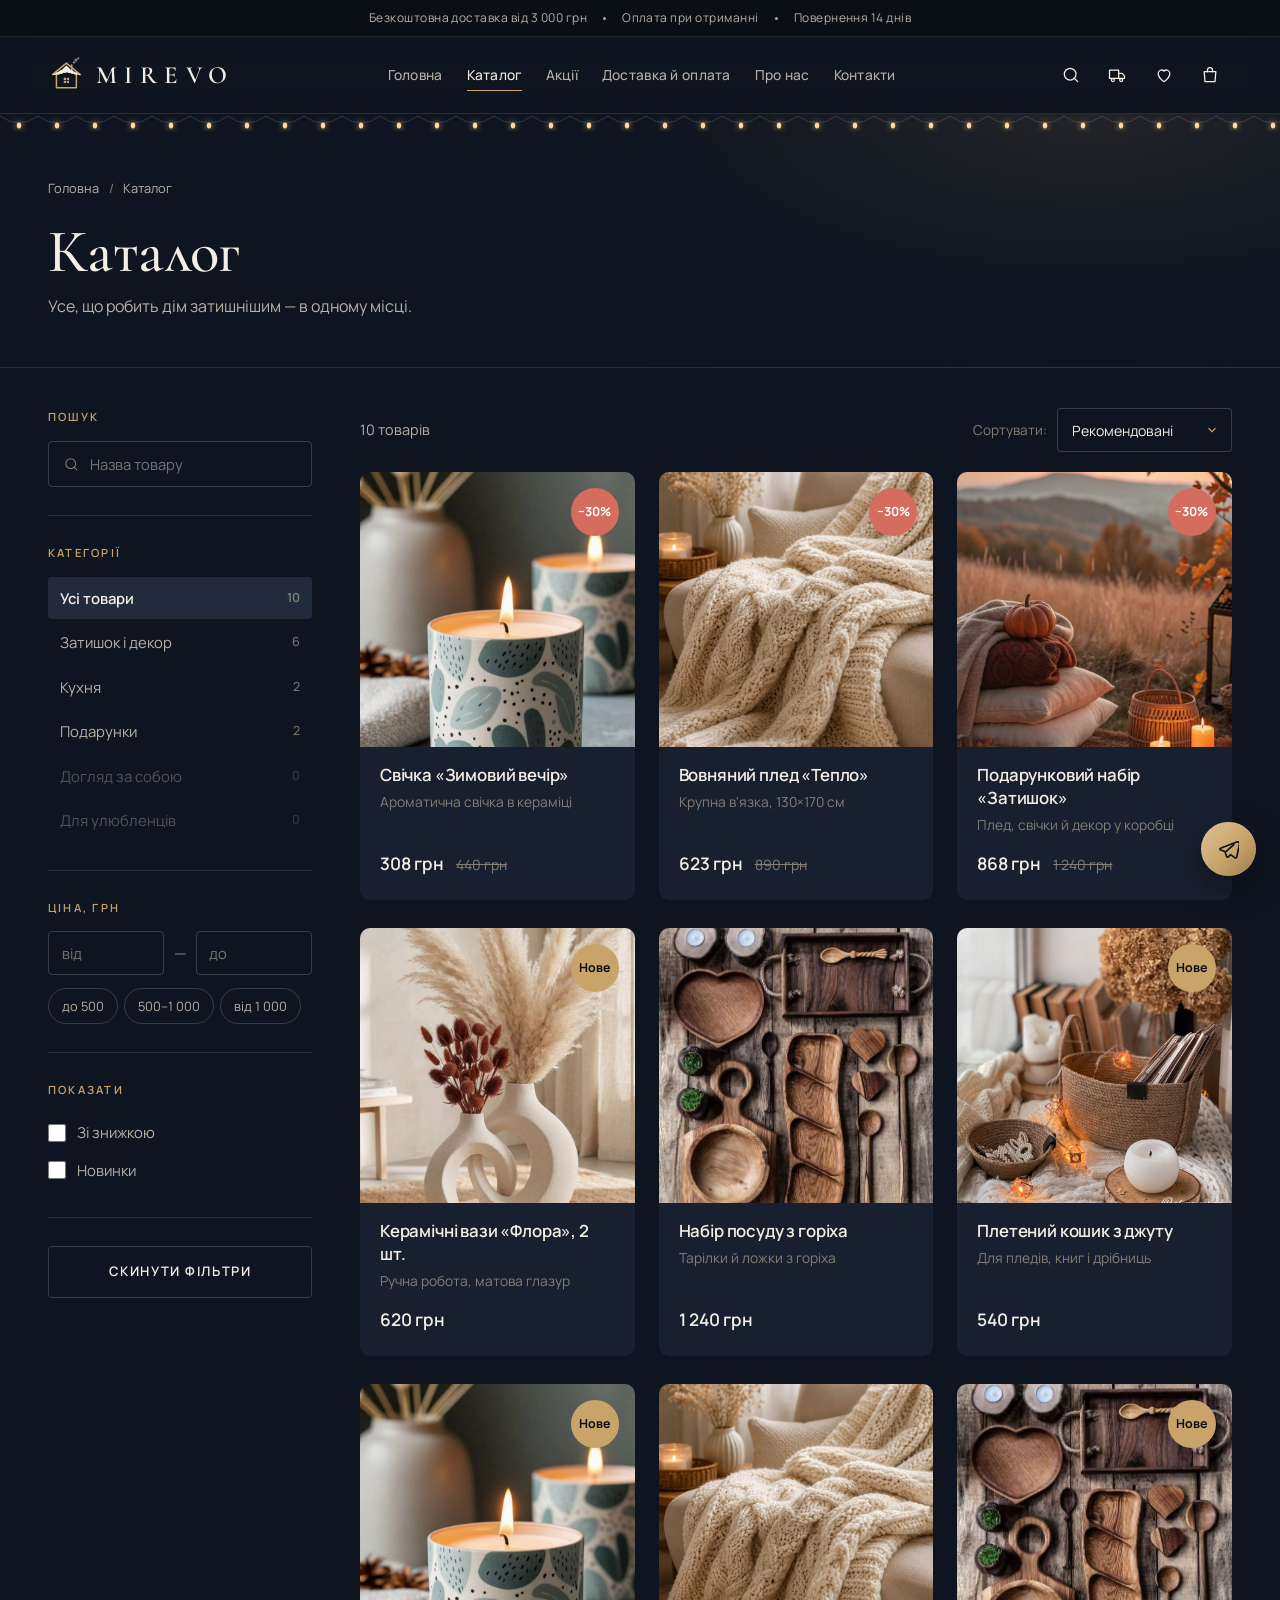
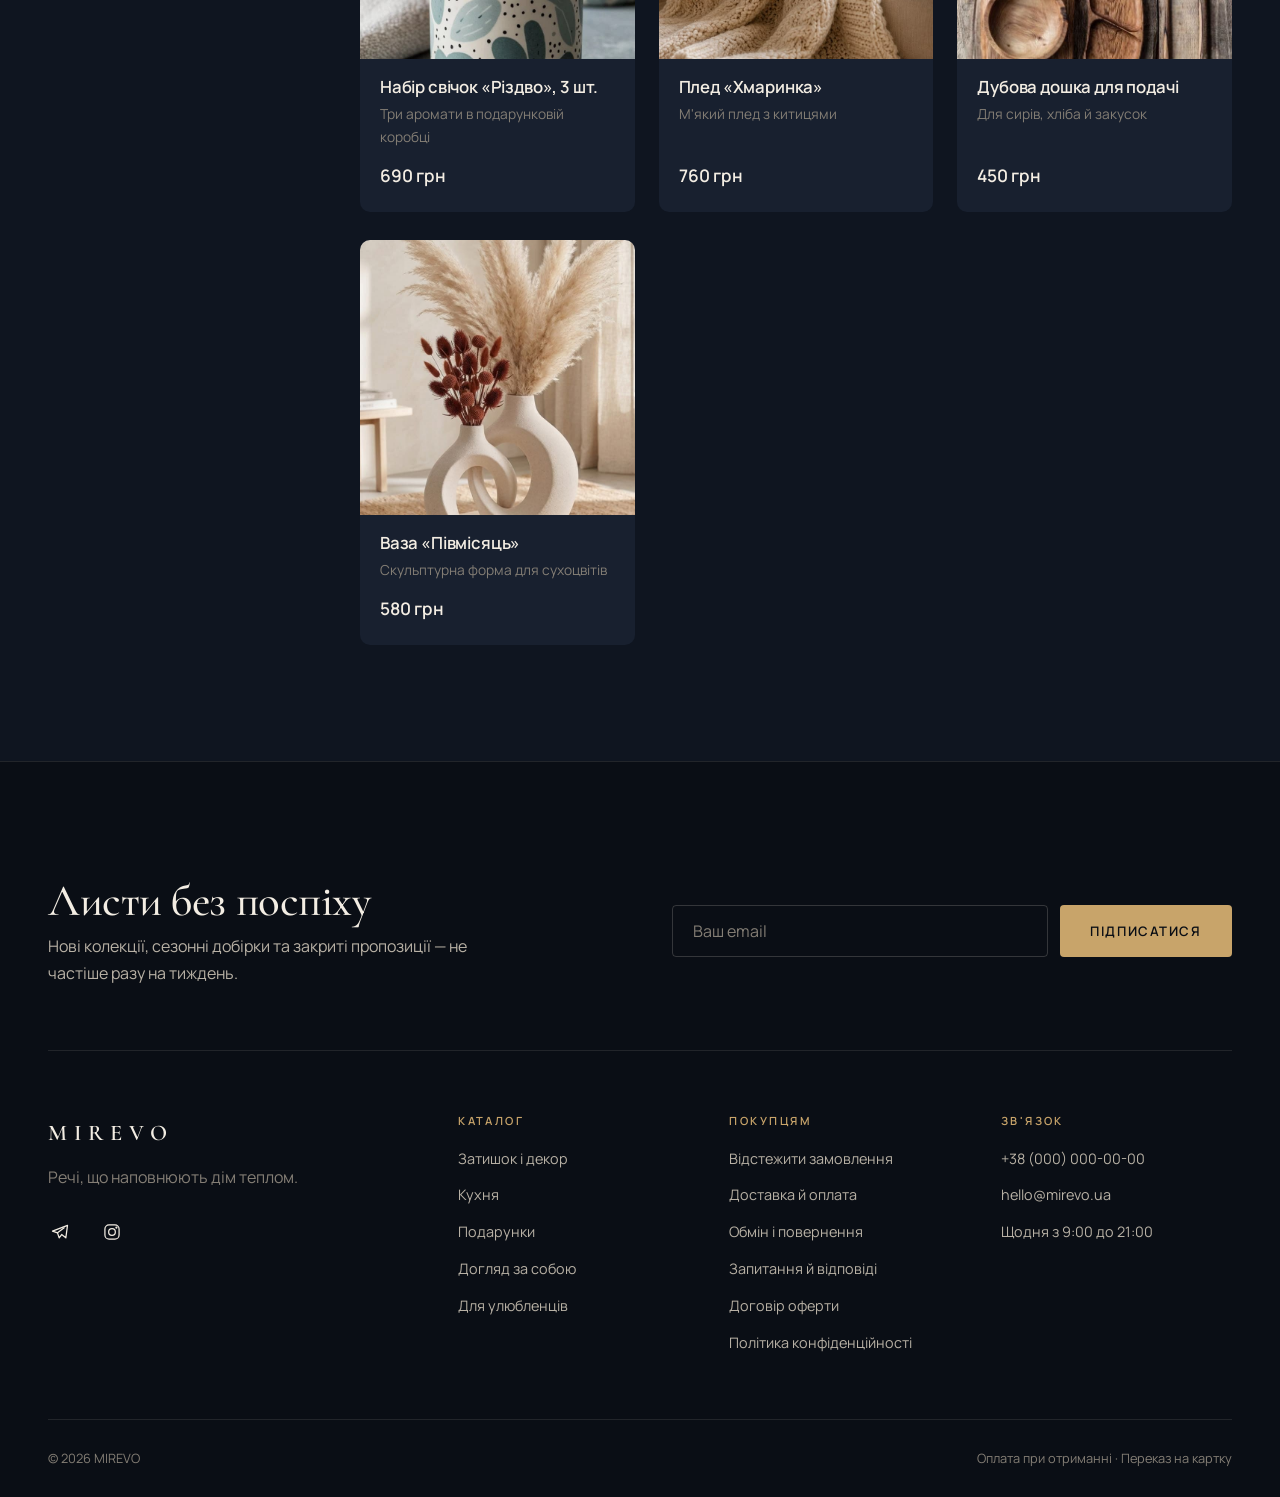
<file: 4 лаба оіт/catalog.html>
<!DOCTYPE html>
<html lang="uk">
<head>
    <meta charset="UTF-8">
    <meta name="viewport" content="width=device-width, initial-scale=1.0">
    <title>Каталог — MIREVO</title>
    <meta name="description" content="Каталог MIREVO: свічки, пледи, декор, посуд і подарунки. Фільтри за категорією та ціною, доставка Новою поштою.">
    <meta name="theme-color" content="#0f1520">

    <link rel="preconnect" href="https://fonts.googleapis.com">
    <link rel="preconnect" href="https://fonts.gstatic.com" crossorigin>
    <link href="https://fonts.googleapis.com/css2?family=Cormorant+Garamond:ital,wght@0,500;0,600;1,500&family=Manrope:wght@400;500;600;700&display=swap" rel="stylesheet">
    <link rel="stylesheet" href="css/style.css">
    <script>document.documentElement.classList.add('js');</script>
</head>
<body>

    <!-- ================= ІКОНКИ (використовуються через <use>) ================= -->
    <svg width="0" height="0" style="position:absolute" aria-hidden="true">
        <symbol id="i-search" viewBox="0 0 24 24"><circle cx="11" cy="11" r="7"/><path d="m20 20-3.5-3.5"/></symbol>
        <symbol id="i-heart" viewBox="0 0 24 24"><path d="M12 20s-7-4.4-7-10a4 4 0 0 1 7-2.6A4 4 0 0 1 19 10c0 5.6-7 10-7 10z"/></symbol>
        <symbol id="i-bag" viewBox="0 0 24 24"><path d="M5 8h14l-1 12H6z"/><path d="M9 8V6a3 3 0 0 1 6 0v2"/></symbol>
        <symbol id="i-plus" viewBox="0 0 24 24"><path d="M12 5v14M5 12h14"/></symbol>
        <symbol id="i-check" viewBox="0 0 24 24"><path d="m5 12.5 4.5 4.5L19 7"/></symbol>
        <symbol id="i-arrow" viewBox="0 0 24 24"><path d="M5 12h14M13 6l6 6-6 6"/></symbol>
        <symbol id="i-close" viewBox="0 0 24 24"><path d="M6 6l12 12M18 6 6 18"/></symbol>
        <symbol id="i-menu" viewBox="0 0 24 24"><path d="M4 7h16M4 12h16M4 17h10"/></symbol>
        <symbol id="i-truck" viewBox="0 0 24 24"><path d="M3 6h11v10H3zM14 10h4l3 3v3h-7z"/><circle cx="7" cy="18" r="1.8"/><circle cx="17" cy="18" r="1.8"/></symbol>
        <symbol id="i-wallet" viewBox="0 0 24 24"><rect x="3" y="6" width="18" height="13" rx="2"/><path d="M3 10h18M16 14.5h2"/></symbol>
        <symbol id="i-return" viewBox="0 0 24 24"><path d="M9 14 4 9l5-5"/><path d="M4 9h11a5 5 0 0 1 0 10h-4"/></symbol>
        <symbol id="i-gift" viewBox="0 0 24 24"><rect x="3" y="8" width="18" height="4"/><path d="M5 12v8h14v-8M12 8v12"/><path d="M12 8S10.5 4 8 4a2 2 0 0 0 0 4M12 8s1.5-4 4-4a2 2 0 0 1 0 4"/></symbol>
        <symbol id="i-share" viewBox="0 0 24 24"><circle cx="18" cy="5" r="2.5"/><circle cx="6" cy="12" r="2.5"/><circle cx="18" cy="19" r="2.5"/><path d="m8.2 10.9 7.6-4.3M8.2 13.1l7.6 4.3"/></symbol>
        <symbol id="i-filter" viewBox="0 0 24 24"><path d="M4 6h16M7 12h10M10 18h4"/></symbol>
        <symbol id="i-snow" viewBox="0 0 24 24"><path d="M12 2v20M4.2 7l15.6 10M4.2 17 19.8 7"/><path d="m9.5 3.5 2.5 2 2.5-2M9.5 20.5l2.5-2 2.5 2"/></symbol>
        <symbol id="i-telegram" viewBox="0 0 24 24"><path d="M21 4 3 11l6 2 2 6 3-4 5 4z"/><path d="m9 13 8-6"/></symbol>
        <symbol id="i-instagram" viewBox="0 0 24 24"><rect x="3.5" y="3.5" width="17" height="17" rx="5"/><circle cx="12" cy="12" r="4"/><circle cx="17.3" cy="6.7" r=".6"/></symbol>
    </svg>

    <a href="#main" class="skip-link">Перейти до вмісту</a>

    <!-- ================= ВЕРХНЯ СМУЖКА ================= -->
    <div class="announce">
        <div class="container announce-inner">
            <span>Безкоштовна доставка від 3 000 грн</span>
            <span class="announce-dot" aria-hidden="true"></span>
            <span>Оплата при отриманні</span>
            <span class="announce-dot" aria-hidden="true"></span>
            <span>Повернення 14 днів</span>
        </div>
    </div>

    <!-- ================= ШАПКА ================= -->
    <header class="header" id="top">
        <div class="container header-inner">
            <button class="icon-btn menu-btn" type="button" aria-label="Відкрити меню" aria-controls="drawer" aria-expanded="false" data-drawer-open>
                <svg><use href="#i-menu"/></svg>
            </button>

            <a href="index.html" class="logo" aria-label="MIREVO — на головну">
                <svg class="logo-mark" viewBox="0 0 48 48" aria-hidden="true">
                    <g class="logo-smoke">
                        <circle cx="34" cy="7" r="1.6"/>
                        <circle cx="36.5" cy="4" r="2"/>
                        <circle cx="39.5" cy="1.8" r="1.4"/>
                    </g>
                    <path d="M31 10.5v6.5" class="logo-line"/>
                    <path d="M6 23 24 8l18 15" class="logo-line"/>
                    <path d="M11 20v20h26V20" class="logo-line"/>
                    <path class="logo-snow" d="M5 22.6c2-.9 3.6-.3 5-1.6 1.6-1.3 3.4-1 4.6-2.4 1.3-1.6 3.4-1.2 4.6-2.8 1.3-1.6 3-3.4 4.8-4.7 1.8 1.3 3.5 3.1 4.8 4.7 1.2 1.6 3.3 1.2 4.6 2.8 1.2 1.4 3 1.1 4.6 2.4 1.4 1.3 3 .7 5 1.6-1.7 1.3-3.6.9-5 .2-1.6 1-3.4.4-4.6-.8-1.6.6-3.3-.2-4.3-1.5-1.5.4-3.3.4-4.5-.7-1.2 1.1-3 1.1-4.5.7-1 1.3-2.7 2.1-4.3 1.5-1.2 1.2-3 1.8-4.6.8-1.4.7-3.3 1.1-5-.2z"/>
                    <rect x="20.5" y="27" width="3" height="3"/><rect x="24.5" y="27" width="3" height="3"/>
                    <rect x="20.5" y="31" width="3" height="3"/><rect x="24.5" y="31" width="3" height="3"/>
                </svg>
                <span class="logo-word">MIREVO</span>
            </a>

            <nav class="nav" aria-label="Головне меню">
                <ul class="nav-list">
                    <li><a href="index.html">Головна</a></li>
                    <li class="has-mega">
                        <a href="catalog.html" aria-haspopup="true" aria-current="page">Каталог</a>
                        <div class="mega" role="menu">
                            <ul class="mega-list" id="mega-list"><!-- з products.js --></ul>
                            <a href="catalog.html?offer=1" class="mega-feature">
                                <img src="images/interior-living.jpg" alt="" loading="lazy">
                                <span class="mega-feature-text">
                                    <small>Сезонна добірка</small>
                                    <b>Зимові пропозиції</b>
                                    <span class="link-arrow">Дивитися <svg><use href="#i-arrow"/></svg></span>
                                </span>
                            </a>
                        </div>
                    </li>
                    <li><a href="catalog.html?offer=1">Акції</a></li>
                    <li><a href="delivery.html">Доставка й оплата</a></li>
                    <li><a href="about.html">Про нас</a></li>
                    <li><a href="contacts.html">Контакти</a></li>
                </ul>
            </nav>

            <div class="header-actions">
                <button class="icon-btn" type="button" aria-label="Пошук" aria-controls="search-panel" aria-expanded="false" data-search-toggle>
                    <svg><use href="#i-search"/></svg>
                </button>
                <button class="icon-btn snow-btn" type="button" aria-label="Сніг" aria-pressed="true" data-snow-toggle title="Сніг">
                    <svg><use href="#i-snow"/></svg>
                </button>
                <a href="favorites.html" class="icon-btn hide-sm" aria-label="Обране">
                    <svg><use href="#i-heart"/></svg>
                    <span class="counter" data-count="fav" hidden>0</span>
                </a>
                <a href="cart.html" class="icon-btn cart-link" aria-label="Кошик">
                    <svg><use href="#i-bag"/></svg>
                    <span class="counter" data-count="cart" hidden>0</span>
                </a>
            </div>
        </div>

        <!-- Пошук -->
        <div class="search-panel" id="search-panel" hidden>
            <form class="container search-form" action="catalog.html" method="get" role="search">
                <svg class="search-icon"><use href="#i-search"/></svg>
                <label for="q" class="visually-hidden">Пошук товарів</label>
                <input type="search" id="q" name="q" placeholder="Свічка, плед, подарунок…" autocomplete="off">
                <button type="button" class="icon-btn" aria-label="Закрити пошук" data-search-toggle>
                    <svg><use href="#i-close"/></svg>
                </button>
            </form>
        </div>

        <!-- Гірлянда -->
        <div class="garland" aria-hidden="true"></div>
    </header>

    <!-- ================= МОБІЛЬНЕ МЕНЮ ================= -->
    <div class="drawer" id="drawer" hidden>
        <div class="drawer-overlay" data-drawer-close></div>
        <aside class="drawer-panel" aria-label="Меню">
            <div class="drawer-head">
                <span class="logo-word">MIREVO</span>
                <button class="icon-btn" type="button" aria-label="Закрити меню" data-drawer-close>
                    <svg><use href="#i-close"/></svg>
                </button>
            </div>
            <form class="drawer-search" action="catalog.html" method="get" role="search">
                <svg><use href="#i-search"/></svg>
                <label for="q-mobile" class="visually-hidden">Пошук</label>
                <input type="search" id="q-mobile" name="q" placeholder="Пошук товарів">
            </form>
            <p class="drawer-label">Каталог</p>
            <ul class="drawer-cats" id="drawer-cats"></ul>
            <ul class="drawer-links">
                <li><a href="catalog.html?offer=1">Акції</a></li>
                <li><a href="favorites.html">Обране</a></li>
                <li><a href="delivery.html">Доставка й оплата</a></li>
                <li><a href="about.html">Про нас</a></li>
                <li><a href="contacts.html">Контакти</a></li>
            </ul>
        </aside>
    </div>

    <main id="main" class="catalog-page">

        <!-- ================= ЗАГОЛОВОК СТОРІНКИ ================= -->
        <section class="page-head">
            <div class="container">
                <nav class="breadcrumbs" aria-label="Навігація">
                    <a href="index.html">Головна</a>
                    <span aria-hidden="true">/</span>
                    <a href="catalog.html">Каталог</a>
                    <span aria-hidden="true" data-crumb-sep hidden>/</span>
                    <span data-crumb-current hidden></span>
                </nav>
                <h1 class="page-title" id="catalog-title">Каталог</h1>
                <p class="page-sub" id="catalog-sub">Усе, що робить дім затишнішим — в одному місці.</p>
            </div>
        </section>

        <section class="container catalog">
            <!-- ================= ФІЛЬТРИ ================= -->
            <aside class="filters" id="filters" aria-label="Фільтри">
                <div class="filters-head">
                    <h2>Фільтри</h2>
                    <button class="icon-btn filters-close" type="button" aria-label="Закрити фільтри" data-filters-close>
                        <svg><use href="#i-close"/></svg>
                    </button>
                </div>

                <form class="filters-form" id="filters-form" onsubmit="return false">
                    <div class="filter-group">
                        <label for="f-q" class="filter-title">Пошук</label>
                        <div class="filter-search">
                            <svg><use href="#i-search"/></svg>
                            <input type="search" id="f-q" name="q" placeholder="Назва товару" autocomplete="off">
                        </div>
                    </div>

                    <fieldset class="filter-group">
                        <legend class="filter-title">Категорії</legend>
                        <ul class="filter-cats" id="filter-cats"><!-- з products.js --></ul>
                    </fieldset>

                    <fieldset class="filter-group">
                        <legend class="filter-title">Ціна, грн</legend>
                        <div class="price-inputs">
                            <label class="visually-hidden" for="f-min">Від</label>
                            <input type="number" id="f-min" name="min" placeholder="від" min="0" inputmode="numeric">
                            <span aria-hidden="true">—</span>
                            <label class="visually-hidden" for="f-max">До</label>
                            <input type="number" id="f-max" name="max" placeholder="до" min="0" inputmode="numeric">
                        </div>
                        <div class="price-chips">
                            <button type="button" class="chip" data-price="0-500">до 500</button>
                            <button type="button" class="chip" data-price="500-1000">500–1 000</button>
                            <button type="button" class="chip" data-price="1000-">від 1 000</button>
                        </div>
                    </fieldset>

                    <fieldset class="filter-group">
                        <legend class="filter-title">Показати</legend>
                        <label class="check"><input type="checkbox" name="offer" id="f-offer"><span>Зі знижкою</span></label>
                        <label class="check"><input type="checkbox" name="new" id="f-new"><span>Новинки</span></label>
                    </fieldset>

                    <button type="button" class="btn btn-outline filters-reset" data-filters-reset>Скинути фільтри</button>
                </form>

                <div class="filters-apply">
                    <button type="button" class="btn btn-primary" data-filters-close>Показати <span id="apply-count">0</span></button>
                </div>
            </aside>
            <div class="filters-overlay" data-filters-close></div>

            <!-- ================= ТОВАРИ ================= -->
            <div class="catalog-main">
                <div class="toolbar">
                    <button class="btn btn-outline toolbar-filters" type="button" data-filters-open>
                        <svg><use href="#i-filter"/></svg> Фільтри <span class="toolbar-badge" id="filters-badge" hidden></span>
                    </button>
                    <p class="toolbar-count" id="result-count" aria-live="polite"></p>
                    <label class="sort">
                        <span>Сортувати:</span>
                        <select id="sort" name="sort">
                            <option value="recommended">Рекомендовані</option>
                            <option value="cheap">Спершу дешевші</option>
                            <option value="expensive">Спершу дорожчі</option>
                            <option value="new">Спершу новинки</option>
                            <option value="discount">Найбільша знижка</option>
                        </select>
                    </label>
                </div>

                <ul class="active-filters" id="active-filters" aria-label="Активні фільтри"></ul>

                <ul class="product-grid product-grid-catalog" id="catalog-grid"></ul>

                <div class="empty" id="catalog-empty" hidden>
                    <svg><use href="#i-search"/></svg>
                    <h2>Нічого не знайшли</h2>
                    <p>Спробуйте змінити фільтри або пошукати інше слово.</p>
                    <button type="button" class="btn btn-primary" data-filters-reset>Скинути фільтри</button>
                </div>
            </div>
        </section>
    </main>

    <!-- ================= ФУТЕР ================= -->
    <footer class="footer">
        <div class="container">
            <div class="newsletter reveal">
                <div>
                    <h2>Листи без поспіху</h2>
                    <p>Нові колекції, сезонні добірки та закриті пропозиції — не частіше разу на тиждень.</p>
                </div>
                <form class="newsletter-form" action="#" method="post" data-newsletter>
                    <label for="nl-email" class="visually-hidden">Email</label>
                    <input type="email" id="nl-email" name="email" placeholder="Ваш email" required>
                    <button type="submit" class="btn btn-primary">Підписатися</button>
                </form>
            </div>

            <div class="footer-grid">
                <div class="footer-brand">
                    <a href="index.html" class="logo-word">MIREVO</a>
                    <p>Речі, що наповнюють дім теплом.</p>
                    <div class="socials">
                        <a href="https://t.me/mirevo_shop" target="_blank" rel="noopener" class="icon-btn" aria-label="Telegram-канал MIREVO" data-tg-channel><svg><use href="#i-telegram"/></svg></a>
                        <a href="https://instagram.com/" target="_blank" rel="noopener" class="icon-btn" aria-label="Instagram"><svg><use href="#i-instagram"/></svg></a>
                    </div>
                </div>
                <nav aria-label="Каталог">
                    <h3>Каталог</h3>
                    <ul id="footer-cats"></ul>
                </nav>
                <nav aria-label="Покупцям">
                    <h3>Покупцям</h3>
                    <ul>
                        <li><a href="delivery.html">Доставка й оплата</a></li>
                        <li><a href="delivery.html#returns">Обмін і повернення</a></li>
                        <li><a href="faq.html">Запитання й відповіді</a></li>
                        <li><a href="offer.html">Договір оферти</a></li>
                        <li><a href="privacy.html">Політика конфіденційності</a></li>
                    </ul>
                </nav>
                <div>
                    <h3>Зв'язок</h3>
                    <ul>
                        <li><a href="tel:+380000000000" data-contact="phone">+38 (000) 000-00-00</a></li>
                        <li><a href="mailto:hello@mirevo.ua" data-contact="email">hello@mirevo.ua</a></li>
                        <li><span class="muted" data-contact="hours">Щодня з 9:00 до 21:00</span></li>
                    </ul>
                </div>
            </div>

            <div class="footer-bottom">
                <span>© 2026 MIREVO</span>
                <span>Оплата при отриманні · Переказ на картку</span>
            </div>
        </div>
    </footer>

    <!-- Кнопка «нагору» в шапці Діда Мороза -->
    <a href="#top" class="to-top" id="to-top" aria-label="Повернутися нагору">
        <svg class="to-top-hat" viewBox="0 0 64 40" aria-hidden="true">
            <path d="M8 30C12 12 30 4 44 8c6 2 9 7 11 12l-7 3c-2-5-5-8-10-8-11 0-18 8-20 17z" fill="#b8423b"/>
            <circle cx="56" cy="21" r="5" fill="#f3ede3"/>
            <rect x="4" y="27" width="46" height="10" rx="5" fill="#f3ede3"/>
        </svg>
        <svg class="to-top-arrow" viewBox="0 0 24 24" aria-hidden="true"><path d="M12 19V5M6 11l6-6 6 6"/></svg>
    </a>

    <div class="toast" id="toast" role="status" aria-live="polite"></div>

    <script src="js/products.js"></script>
    <script src="js/main.js"></script>
    <script src="js/catalog.js"></script>
</body>
</html>
</file>
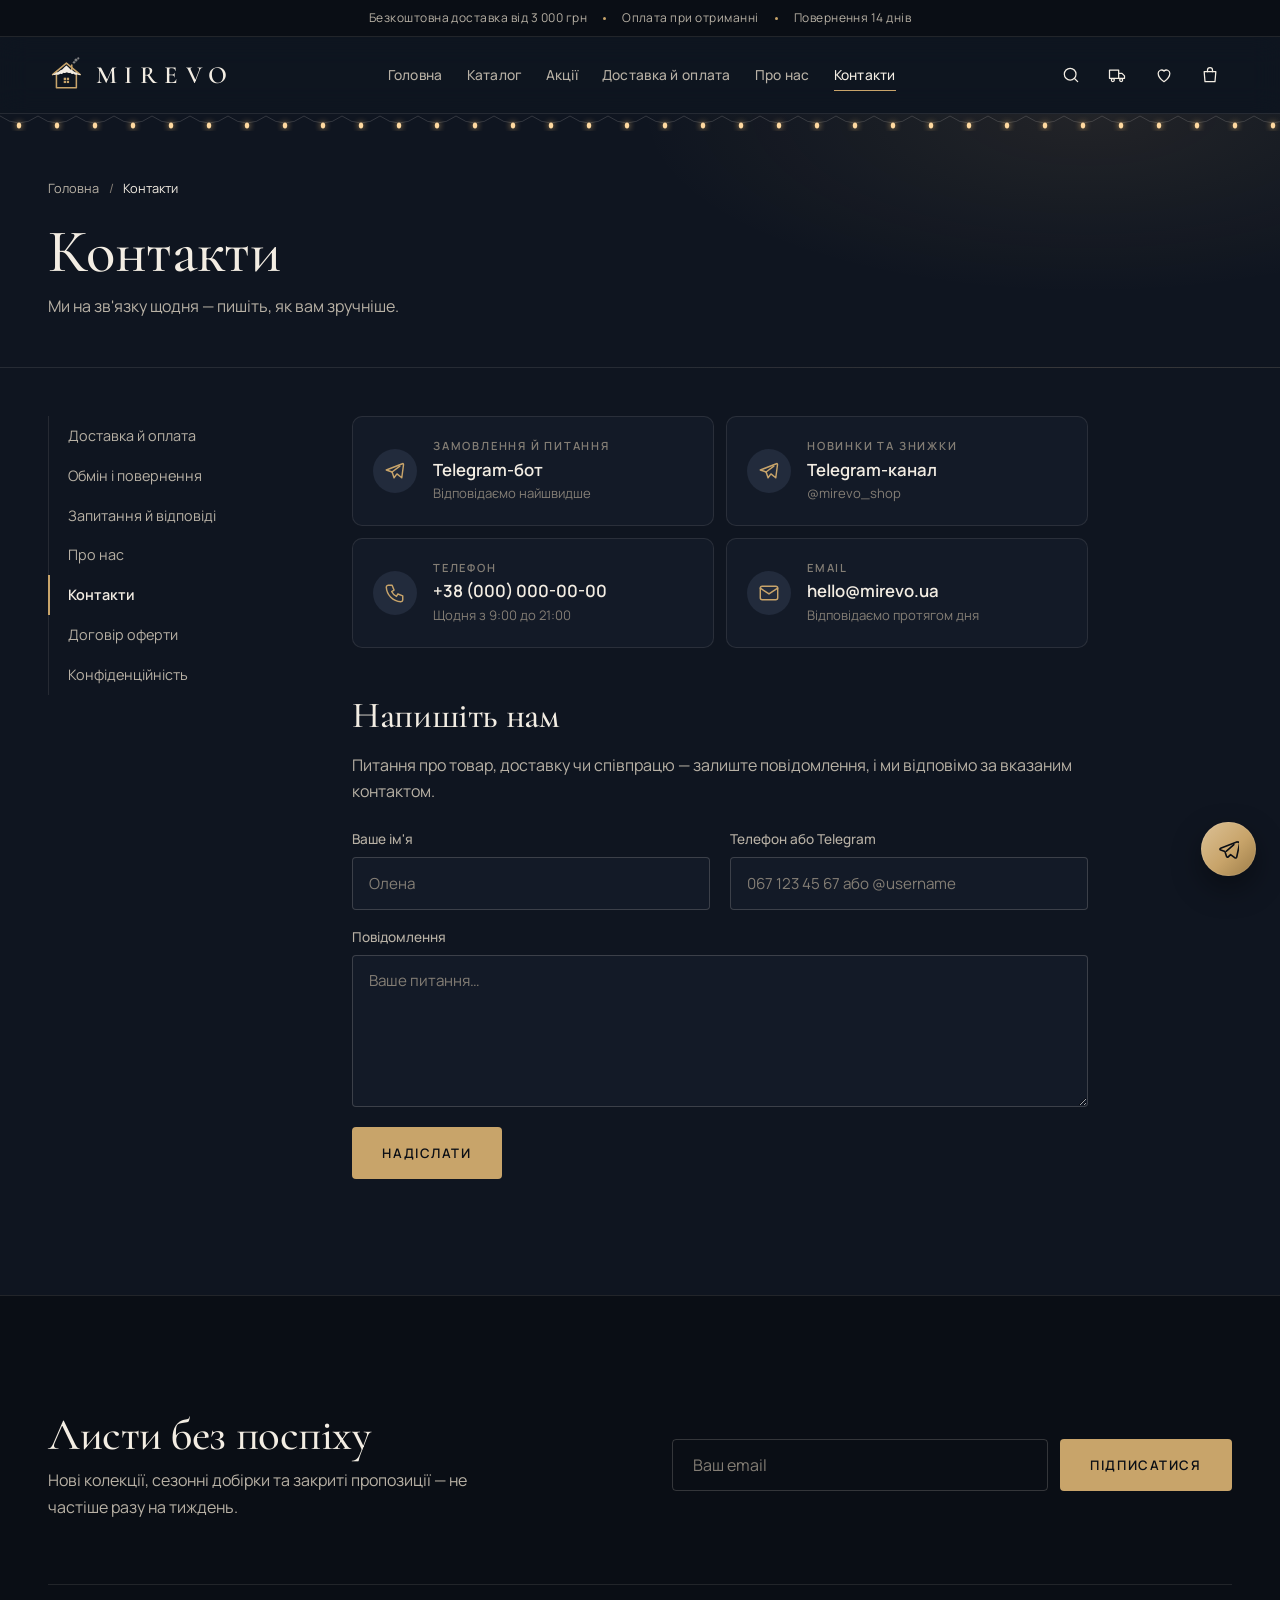
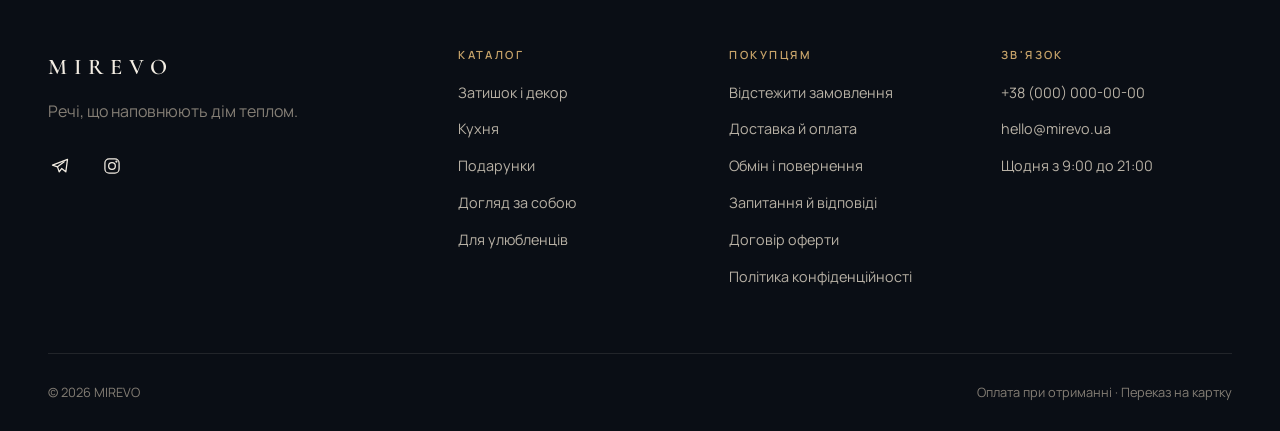
<file: 4 лаба оіт/contacts.html>
<!DOCTYPE html>
<html lang="uk">
<head>
    <meta charset="UTF-8">
    <meta name="viewport" content="width=device-width, initial-scale=1.0">
    <title>Контакти — MIREVO</title>
    <meta name="description" content="Контакти MIREVO: Telegram, телефон, email.">
    <meta name="theme-color" content="#0f1520">

    <link rel="preconnect" href="https://fonts.googleapis.com">
    <link rel="preconnect" href="https://fonts.gstatic.com" crossorigin>
    <link href="https://fonts.googleapis.com/css2?family=Cormorant+Garamond:ital,wght@0,500;0,600;1,500&family=Manrope:wght@400;500;600;700&display=swap" rel="stylesheet">
    <link rel="stylesheet" href="css/style.css">
    <script>document.documentElement.classList.add('js');</script>
</head>
<body>

    <!-- ================= ІКОНКИ (використовуються через <use>) ================= -->
    <svg width="0" height="0" style="position:absolute" aria-hidden="true">
        <symbol id="i-search" viewBox="0 0 24 24"><circle cx="11" cy="11" r="7"/><path d="m20 20-3.5-3.5"/></symbol>
        <symbol id="i-heart" viewBox="0 0 24 24"><path d="M12 20s-7-4.4-7-10a4 4 0 0 1 7-2.6A4 4 0 0 1 19 10c0 5.6-7 10-7 10z"/></symbol>
        <symbol id="i-bag" viewBox="0 0 24 24"><path d="M5 8h14l-1 12H6z"/><path d="M9 8V6a3 3 0 0 1 6 0v2"/></symbol>
        <symbol id="i-plus" viewBox="0 0 24 24"><path d="M12 5v14M5 12h14"/></symbol>
        <symbol id="i-check" viewBox="0 0 24 24"><path d="m5 12.5 4.5 4.5L19 7"/></symbol>
        <symbol id="i-arrow" viewBox="0 0 24 24"><path d="M5 12h14M13 6l6 6-6 6"/></symbol>
        <symbol id="i-close" viewBox="0 0 24 24"><path d="M6 6l12 12M18 6 6 18"/></symbol>
        <symbol id="i-menu" viewBox="0 0 24 24"><path d="M4 7h16M4 12h16M4 17h10"/></symbol>
        <symbol id="i-truck" viewBox="0 0 24 24"><path d="M3 6h11v10H3zM14 10h4l3 3v3h-7z"/><circle cx="7" cy="18" r="1.8"/><circle cx="17" cy="18" r="1.8"/></symbol>
        <symbol id="i-wallet" viewBox="0 0 24 24"><rect x="3" y="6" width="18" height="13" rx="2"/><path d="M3 10h18M16 14.5h2"/></symbol>
        <symbol id="i-return" viewBox="0 0 24 24"><path d="M9 14 4 9l5-5"/><path d="M4 9h11a5 5 0 0 1 0 10h-4"/></symbol>
        <symbol id="i-gift" viewBox="0 0 24 24"><rect x="3" y="8" width="18" height="4"/><path d="M5 12v8h14v-8M12 8v12"/><path d="M12 8S10.5 4 8 4a2 2 0 0 0 0 4M12 8s1.5-4 4-4a2 2 0 0 1 0 4"/></symbol>
        <symbol id="i-share" viewBox="0 0 24 24"><circle cx="18" cy="5" r="2.5"/><circle cx="6" cy="12" r="2.5"/><circle cx="18" cy="19" r="2.5"/><path d="m8.2 10.9 7.6-4.3M8.2 13.1l7.6 4.3"/></symbol>
        <symbol id="i-filter" viewBox="0 0 24 24"><path d="M4 6h16M7 12h10M10 18h4"/></symbol>
        <symbol id="i-phone" viewBox="0 0 24 24"><path d="M5 4h4l2 5-2.5 1.5a11 11 0 0 0 5 5L15 13l5 2v4a2 2 0 0 1-2 2A16 16 0 0 1 3 6a2 2 0 0 1 2-2"/></symbol>
        <symbol id="i-mail" viewBox="0 0 24 24"><rect x="3" y="5" width="18" height="14" rx="2"/><path d="m3 7 9 6 9-6"/></symbol>
        <symbol id="i-snow" viewBox="0 0 24 24"><path d="M12 2v20M4.2 7l15.6 10M4.2 17 19.8 7"/><path d="m9.5 3.5 2.5 2 2.5-2M9.5 20.5l2.5-2 2.5 2"/></symbol>
        <symbol id="i-telegram" viewBox="0 0 24 24"><path d="M21 4 3 11l6 2 2 6 3-4 5 4z"/><path d="m9 13 8-6"/></symbol>
        <symbol id="i-instagram" viewBox="0 0 24 24"><rect x="3.5" y="3.5" width="17" height="17" rx="5"/><circle cx="12" cy="12" r="4"/><circle cx="17.3" cy="6.7" r=".6"/></symbol>
    </svg>

    <a href="#main" class="skip-link">Перейти до вмісту</a>

    <!-- ================= ВЕРХНЯ СМУЖКА ================= -->
    <div class="announce">
        <div class="container announce-inner">
            <span>Безкоштовна доставка від 3 000 грн</span>
            <span class="announce-dot" aria-hidden="true"></span>
            <span>Оплата при отриманні</span>
            <span class="announce-dot" aria-hidden="true"></span>
            <span>Повернення 14 днів</span>
        </div>
    </div>

    <!-- ================= ШАПКА ================= -->
    <header class="header" id="top">
        <div class="container header-inner">
            <button class="icon-btn menu-btn" type="button" aria-label="Відкрити меню" aria-controls="drawer" aria-expanded="false" data-drawer-open>
                <svg><use href="#i-menu"/></svg>
            </button>

            <a href="index.html" class="logo" aria-label="MIREVO — на головну">
                <svg class="logo-mark" viewBox="0 0 48 48" aria-hidden="true">
                    <g class="logo-smoke">
                        <circle cx="34" cy="7" r="1.6"/>
                        <circle cx="36.5" cy="4" r="2"/>
                        <circle cx="39.5" cy="1.8" r="1.4"/>
                    </g>
                    <path d="M31 10.5v6.5" class="logo-line"/>
                    <path d="M6 23 24 8l18 15" class="logo-line"/>
                    <path d="M11 20v20h26V20" class="logo-line"/>
                    <path class="logo-snow" d="M5 22.6c2-.9 3.6-.3 5-1.6 1.6-1.3 3.4-1 4.6-2.4 1.3-1.6 3.4-1.2 4.6-2.8 1.3-1.6 3-3.4 4.8-4.7 1.8 1.3 3.5 3.1 4.8 4.7 1.2 1.6 3.3 1.2 4.6 2.8 1.2 1.4 3 1.1 4.6 2.4 1.4 1.3 3 .7 5 1.6-1.7 1.3-3.6.9-5 .2-1.6 1-3.4.4-4.6-.8-1.6.6-3.3-.2-4.3-1.5-1.5.4-3.3.4-4.5-.7-1.2 1.1-3 1.1-4.5.7-1 1.3-2.7 2.1-4.3 1.5-1.2 1.2-3 1.8-4.6.8-1.4.7-3.3 1.1-5-.2z"/>
                    <rect x="20.5" y="27" width="3" height="3"/><rect x="24.5" y="27" width="3" height="3"/>
                    <rect x="20.5" y="31" width="3" height="3"/><rect x="24.5" y="31" width="3" height="3"/>
                </svg>
                <span class="logo-word">MIREVO</span>
            </a>

            <nav class="nav" aria-label="Головне меню">
                <ul class="nav-list">
                    <li><a href="index.html">Головна</a></li>
                    <li class="has-mega">
                        <a href="catalog.html" aria-haspopup="true">Каталог</a>
                        <div class="mega" role="menu">
                            <ul class="mega-list" id="mega-list"><!-- з products.js --></ul>
                            <a href="catalog.html?offer=1" class="mega-feature">
                                <img src="images/interior-living.jpg" alt="" loading="lazy">
                                <span class="mega-feature-text">
                                    <small>Сезонна добірка</small>
                                    <b>Зимові пропозиції</b>
                                    <span class="link-arrow">Дивитися <svg><use href="#i-arrow"/></svg></span>
                                </span>
                            </a>
                        </div>
                    </li>
                    <li><a href="catalog.html?offer=1">Акції</a></li>
                    <li><a href="delivery.html">Доставка й оплата</a></li>
                    <li><a href="about.html">Про нас</a></li>
                    <li><a href="contacts.html" aria-current="page">Контакти</a></li>
                </ul>
            </nav>

            <div class="header-actions">
                <button class="icon-btn" type="button" aria-label="Пошук" aria-controls="search-panel" aria-expanded="false" data-search-toggle>
                    <svg><use href="#i-search"/></svg>
                </button>
                <button class="icon-btn snow-btn" type="button" aria-label="Сніг" aria-pressed="true" data-snow-toggle title="Сніг">
                    <svg><use href="#i-snow"/></svg>
                </button>
                <a href="favorites.html" class="icon-btn hide-sm" aria-label="Обране">
                    <svg><use href="#i-heart"/></svg>
                    <span class="counter" data-count="fav" hidden>0</span>
                </a>
                <a href="cart.html" class="icon-btn cart-link" aria-label="Кошик">
                    <svg><use href="#i-bag"/></svg>
                    <span class="counter" data-count="cart" hidden>0</span>
                </a>
            </div>
        </div>

        <!-- Пошук -->
        <div class="search-panel" id="search-panel" hidden>
            <form class="container search-form" action="catalog.html" method="get" role="search">
                <svg class="search-icon"><use href="#i-search"/></svg>
                <label for="q" class="visually-hidden">Пошук товарів</label>
                <input type="search" id="q" name="q" placeholder="Свічка, плед, подарунок…" autocomplete="off">
                <button type="button" class="icon-btn" aria-label="Закрити пошук" data-search-toggle>
                    <svg><use href="#i-close"/></svg>
                </button>
            </form>
        </div>

        <!-- Гірлянда -->
        <div class="garland" aria-hidden="true"></div>
    </header>

    <!-- ================= МОБІЛЬНЕ МЕНЮ ================= -->
    <div class="drawer" id="drawer" hidden>
        <div class="drawer-overlay" data-drawer-close></div>
        <aside class="drawer-panel" aria-label="Меню">
            <div class="drawer-head">
                <span class="logo-word">MIREVO</span>
                <button class="icon-btn" type="button" aria-label="Закрити меню" data-drawer-close>
                    <svg><use href="#i-close"/></svg>
                </button>
            </div>
            <form class="drawer-search" action="catalog.html" method="get" role="search">
                <svg><use href="#i-search"/></svg>
                <label for="q-mobile" class="visually-hidden">Пошук</label>
                <input type="search" id="q-mobile" name="q" placeholder="Пошук товарів">
            </form>
            <p class="drawer-label">Каталог</p>
            <ul class="drawer-cats" id="drawer-cats"></ul>
            <ul class="drawer-links">
                <li><a href="catalog.html?offer=1">Акції</a></li>
                <li><a href="favorites.html">Обране</a></li>
                <li><a href="delivery.html">Доставка й оплата</a></li>
                <li><a href="about.html">Про нас</a></li>
                <li><a href="contacts.html">Контакти</a></li>
            </ul>
        </aside>
    </div>

    <main id="main" class="info-page">
        <section class="page-head">
            <div class="container">
                <nav class="breadcrumbs" aria-label="Навігація">
                    <a href="index.html">Головна</a>
                    <span aria-hidden="true">/</span>
                    <span data-crumb-current>Контакти</span>
                </nav>
                <h1 class="page-title">Контакти</h1>
                <p class="page-sub">Ми на зв'язку щодня — пишіть, як вам зручніше.</p>
            </div>
        </section>

        <div class="container info">
            <nav class="info-nav" aria-label="Інформація для покупців">
                <ul>
                    <li><a href="delivery.html">Доставка й оплата</a></li>
                    <li><a href="delivery.html#returns">Обмін і повернення</a></li>
                    <li><a href="faq.html">Запитання й відповіді</a></li>
                    <li><a href="about.html">Про нас</a></li>
                    <li><a href="contacts.html" aria-current="page">Контакти</a></li>
                    <li><a href="offer.html">Договір оферти</a></li>
                    <li><a href="privacy.html">Конфіденційність</a></li>
                </ul>
            </nav>
            <article class="prose">
                <div class="contact-grid">
                    <a class="contact-card" href="https://t.me/mirevo_ua_bot" data-tg-bot target="_blank" rel="noopener">
                        <svg><use href="#i-telegram"/></svg>
                        <span><small>Замовлення й питання</small><b>Telegram-бот</b><em>Відповідаємо найшвидше</em></span>
                    </a>
                    <a class="contact-card" href="https://t.me/mirevo_shop" data-tg-channel target="_blank" rel="noopener">
                        <svg><use href="#i-telegram"/></svg>
                        <span><small>Новинки та знижки</small><b>Telegram-канал</b><em>@mirevo_shop</em></span>
                    </a>
                    <a class="contact-card" href="tel:+380000000000" data-contact-card="phone">
                        <svg><use href="#i-phone"/></svg>
                        <span><small>Телефон</small><b data-contact="phone">+38 (000) 000-00-00</b><em data-contact="hours">Щодня з 9:00 до 21:00</em></span>
                    </a>
                    <a class="contact-card" href="mailto:hello@mirevo.ua" data-contact-card="email">
                        <svg><use href="#i-mail"/></svg>
                        <span><small>Email</small><b data-contact="email">hello@mirevo.ua</b><em>Відповідаємо протягом дня</em></span>
                    </a>
                </div>

                <h2>Напишіть нам</h2>
                <p>Питання про товар, доставку чи співпрацю — залиште повідомлення, і ми відповімо за вказаним контактом.</p>
                <form class="contact-form" id="contact-form" novalidate>
                    <div class="field-grid">
                        <div class="field">
                            <label for="m-name">Ваше ім'я</label>
                            <input type="text" id="m-name" name="name" required minlength="2" autocomplete="name" placeholder="Олена">
                            <span class="field-error">Вкажіть ім'я</span>
                        </div>
                        <div class="field">
                            <label for="m-contact">Телефон або Telegram</label>
                            <input type="text" id="m-contact" name="contact" required minlength="4" placeholder="067 123 45 67 або @username">
                            <span class="field-error">Як з вами зв'язатися?</span>
                        </div>
                        <div class="field field-wide">
                            <label for="m-text">Повідомлення</label>
                            <textarea id="m-text" name="text" rows="5" required minlength="5" placeholder="Ваше питання…"></textarea>
                            <span class="field-error">Напишіть повідомлення</span>
                        </div>
                    </div>
                    <button type="submit" class="btn btn-primary" id="m-submit">Надіслати</button>
                    <p class="contact-status" id="m-status" hidden></p>
                </form>
            </article>
        </div>
    </main>

    <!-- ================= ФУТЕР ================= -->
    <footer class="footer">
        <div class="container">
            <div class="newsletter reveal">
                <div>
                    <h2>Листи без поспіху</h2>
                    <p>Нові колекції, сезонні добірки та закриті пропозиції — не частіше разу на тиждень.</p>
                </div>
                <form class="newsletter-form" action="#" method="post" data-newsletter>
                    <label for="nl-email" class="visually-hidden">Email</label>
                    <input type="email" id="nl-email" name="email" placeholder="Ваш email" required>
                    <button type="submit" class="btn btn-primary">Підписатися</button>
                </form>
            </div>

            <div class="footer-grid">
                <div class="footer-brand">
                    <a href="index.html" class="logo-word">MIREVO</a>
                    <p>Речі, що наповнюють дім теплом.</p>
                    <div class="socials">
                        <a href="https://t.me/mirevo_shop" target="_blank" rel="noopener" class="icon-btn" aria-label="Telegram-канал MIREVO" data-tg-channel><svg><use href="#i-telegram"/></svg></a>
                        <a href="https://instagram.com/" target="_blank" rel="noopener" class="icon-btn" aria-label="Instagram"><svg><use href="#i-instagram"/></svg></a>
                    </div>
                </div>
                <nav aria-label="Каталог">
                    <h3>Каталог</h3>
                    <ul id="footer-cats"></ul>
                </nav>
                <nav aria-label="Покупцям">
                    <h3>Покупцям</h3>
                    <ul>
                        <li><a href="delivery.html">Доставка й оплата</a></li>
                        <li><a href="delivery.html#returns">Обмін і повернення</a></li>
                        <li><a href="faq.html">Запитання й відповіді</a></li>
                        <li><a href="offer.html">Договір оферти</a></li>
                        <li><a href="privacy.html">Політика конфіденційності</a></li>
                    </ul>
                </nav>
                <div>
                    <h3>Зв'язок</h3>
                    <ul>
                        <li><a href="tel:+380000000000" data-contact="phone">+38 (000) 000-00-00</a></li>
                        <li><a href="mailto:hello@mirevo.ua" data-contact="email">hello@mirevo.ua</a></li>
                        <li><span class="muted" data-contact="hours">Щодня з 9:00 до 21:00</span></li>
                    </ul>
                </div>
            </div>

            <div class="footer-bottom">
                <span>© 2026 MIREVO</span>
                <span>Оплата при отриманні · Переказ на картку</span>
            </div>
        </div>
    </footer>

    <!-- Кнопка «нагору» в шапці Діда Мороза -->
    <a href="#top" class="to-top" id="to-top" aria-label="Повернутися нагору">
        <svg class="to-top-hat" viewBox="0 0 64 40" aria-hidden="true">
            <path d="M8 30C12 12 30 4 44 8c6 2 9 7 11 12l-7 3c-2-5-5-8-10-8-11 0-18 8-20 17z" fill="#b8423b"/>
            <circle cx="56" cy="21" r="5" fill="#f3ede3"/>
            <rect x="4" y="27" width="46" height="10" rx="5" fill="#f3ede3"/>
        </svg>
        <svg class="to-top-arrow" viewBox="0 0 24 24" aria-hidden="true"><path d="M12 19V5M6 11l6-6 6 6"/></svg>
    </a>

    <div class="toast" id="toast" role="status" aria-live="polite"></div>

    <script src="js/products.js"></script>
    <script src="js/main.js"></script>
    <script src="js/contacts.js"></script>
</body>
</html>
</file>
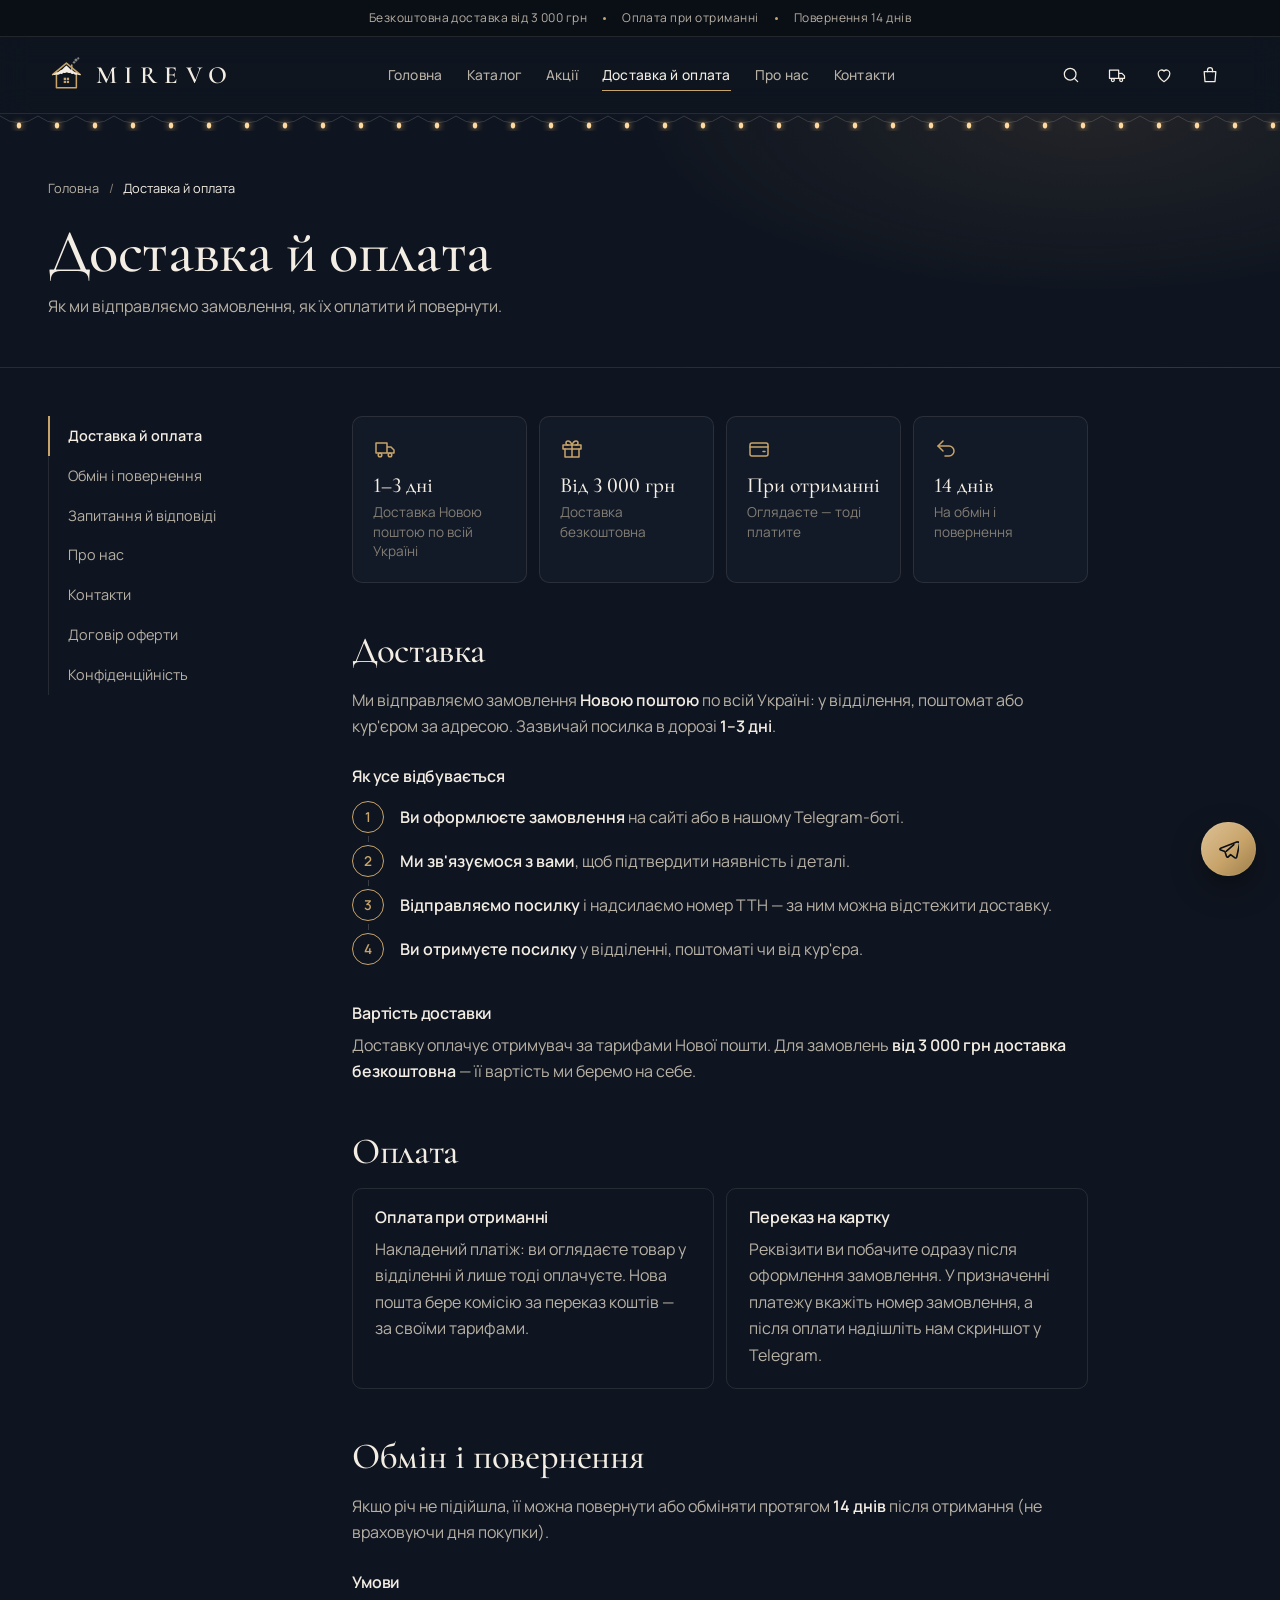
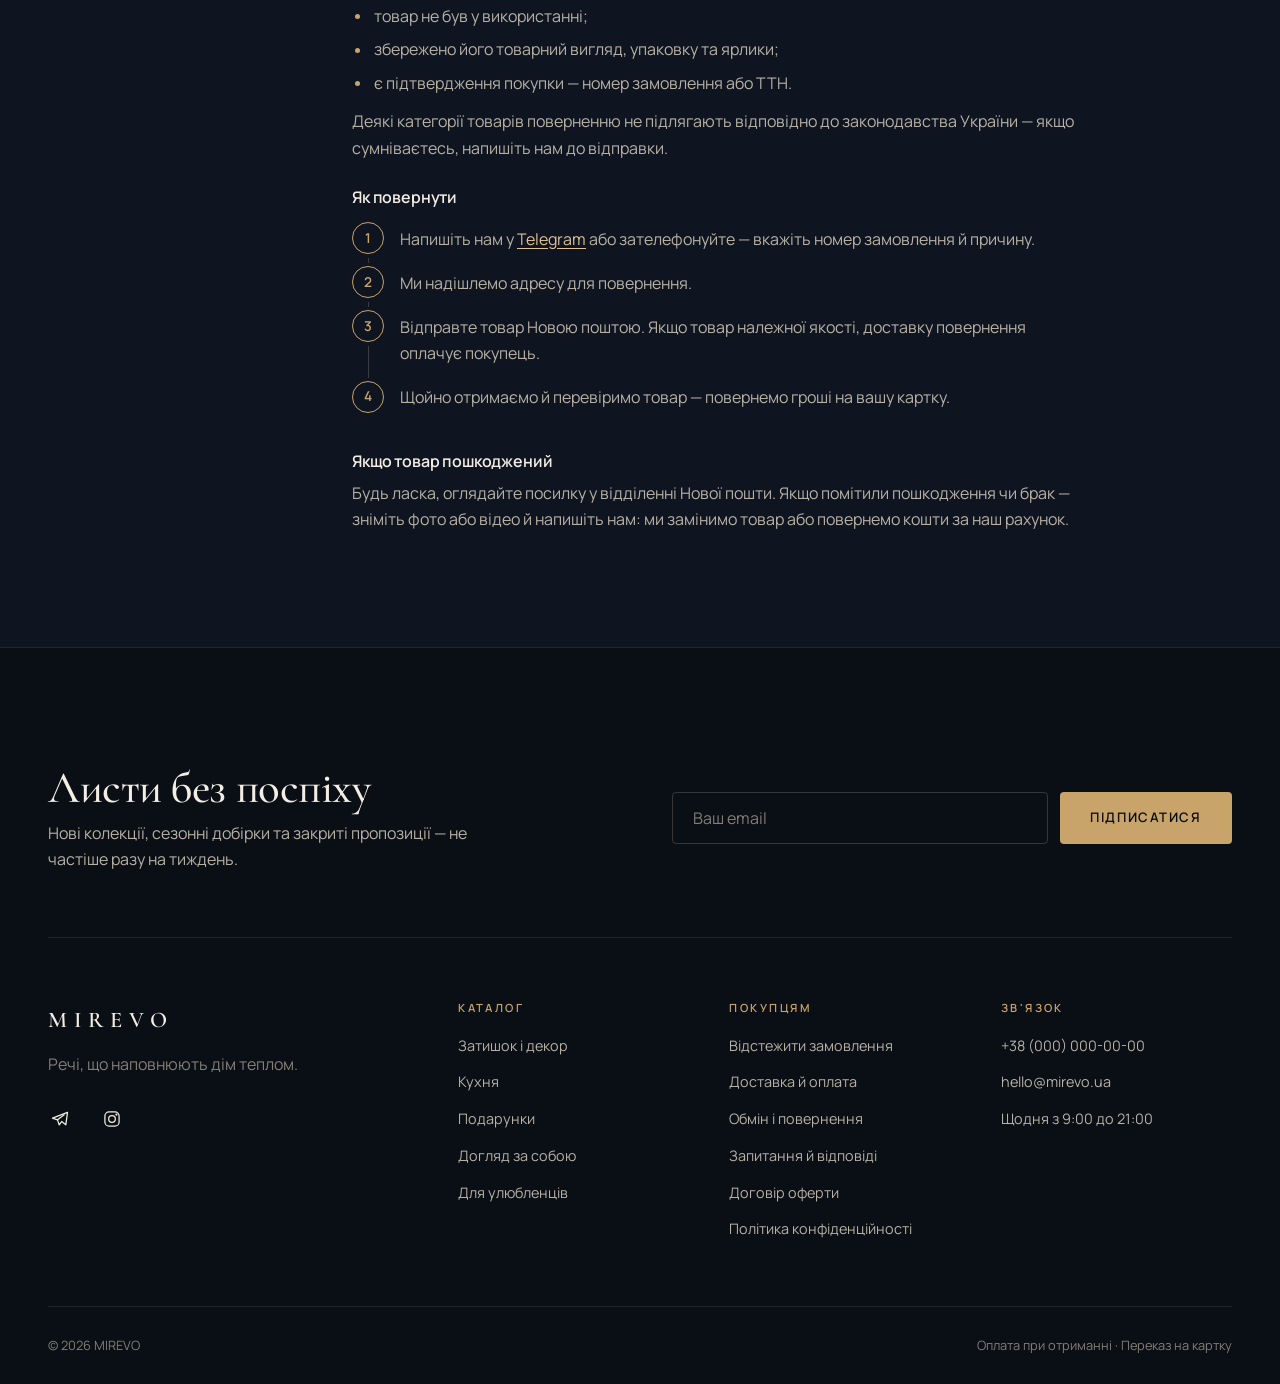
<file: 4 лаба оіт/delivery.html>
<!DOCTYPE html>
<html lang="uk">
<head>
    <meta charset="UTF-8">
    <meta name="viewport" content="width=device-width, initial-scale=1.0">
    <title>Доставка й оплата — MIREVO</title>
    <meta name="description" content="Доставка Новою поштою за 1–3 дні, оплата при отриманні або на картку, 14 днів на повернення. Безкоштовна доставка від 3 000 грн.">
    <meta name="theme-color" content="#0f1520">

    <link rel="preconnect" href="https://fonts.googleapis.com">
    <link rel="preconnect" href="https://fonts.gstatic.com" crossorigin>
    <link href="https://fonts.googleapis.com/css2?family=Cormorant+Garamond:ital,wght@0,500;0,600;1,500&family=Manrope:wght@400;500;600;700&display=swap" rel="stylesheet">
    <link rel="stylesheet" href="css/style.css">
    <script>document.documentElement.classList.add('js');</script>
</head>
<body>

    <!-- ================= ІКОНКИ (використовуються через <use>) ================= -->
    <svg width="0" height="0" style="position:absolute" aria-hidden="true">
        <symbol id="i-search" viewBox="0 0 24 24"><circle cx="11" cy="11" r="7"/><path d="m20 20-3.5-3.5"/></symbol>
        <symbol id="i-heart" viewBox="0 0 24 24"><path d="M12 20s-7-4.4-7-10a4 4 0 0 1 7-2.6A4 4 0 0 1 19 10c0 5.6-7 10-7 10z"/></symbol>
        <symbol id="i-bag" viewBox="0 0 24 24"><path d="M5 8h14l-1 12H6z"/><path d="M9 8V6a3 3 0 0 1 6 0v2"/></symbol>
        <symbol id="i-plus" viewBox="0 0 24 24"><path d="M12 5v14M5 12h14"/></symbol>
        <symbol id="i-check" viewBox="0 0 24 24"><path d="m5 12.5 4.5 4.5L19 7"/></symbol>
        <symbol id="i-arrow" viewBox="0 0 24 24"><path d="M5 12h14M13 6l6 6-6 6"/></symbol>
        <symbol id="i-close" viewBox="0 0 24 24"><path d="M6 6l12 12M18 6 6 18"/></symbol>
        <symbol id="i-menu" viewBox="0 0 24 24"><path d="M4 7h16M4 12h16M4 17h10"/></symbol>
        <symbol id="i-truck" viewBox="0 0 24 24"><path d="M3 6h11v10H3zM14 10h4l3 3v3h-7z"/><circle cx="7" cy="18" r="1.8"/><circle cx="17" cy="18" r="1.8"/></symbol>
        <symbol id="i-wallet" viewBox="0 0 24 24"><rect x="3" y="6" width="18" height="13" rx="2"/><path d="M3 10h18M16 14.5h2"/></symbol>
        <symbol id="i-return" viewBox="0 0 24 24"><path d="M9 14 4 9l5-5"/><path d="M4 9h11a5 5 0 0 1 0 10h-4"/></symbol>
        <symbol id="i-gift" viewBox="0 0 24 24"><rect x="3" y="8" width="18" height="4"/><path d="M5 12v8h14v-8M12 8v12"/><path d="M12 8S10.5 4 8 4a2 2 0 0 0 0 4M12 8s1.5-4 4-4a2 2 0 0 1 0 4"/></symbol>
        <symbol id="i-share" viewBox="0 0 24 24"><circle cx="18" cy="5" r="2.5"/><circle cx="6" cy="12" r="2.5"/><circle cx="18" cy="19" r="2.5"/><path d="m8.2 10.9 7.6-4.3M8.2 13.1l7.6 4.3"/></symbol>
        <symbol id="i-filter" viewBox="0 0 24 24"><path d="M4 6h16M7 12h10M10 18h4"/></symbol>
        <symbol id="i-phone" viewBox="0 0 24 24"><path d="M5 4h4l2 5-2.5 1.5a11 11 0 0 0 5 5L15 13l5 2v4a2 2 0 0 1-2 2A16 16 0 0 1 3 6a2 2 0 0 1 2-2"/></symbol>
        <symbol id="i-mail" viewBox="0 0 24 24"><rect x="3" y="5" width="18" height="14" rx="2"/><path d="m3 7 9 6 9-6"/></symbol>
        <symbol id="i-snow" viewBox="0 0 24 24"><path d="M12 2v20M4.2 7l15.6 10M4.2 17 19.8 7"/><path d="m9.5 3.5 2.5 2 2.5-2M9.5 20.5l2.5-2 2.5 2"/></symbol>
        <symbol id="i-telegram" viewBox="0 0 24 24"><path d="M21 4 3 11l6 2 2 6 3-4 5 4z"/><path d="m9 13 8-6"/></symbol>
        <symbol id="i-instagram" viewBox="0 0 24 24"><rect x="3.5" y="3.5" width="17" height="17" rx="5"/><circle cx="12" cy="12" r="4"/><circle cx="17.3" cy="6.7" r=".6"/></symbol>
    </svg>

    <a href="#main" class="skip-link">Перейти до вмісту</a>

    <!-- ================= ВЕРХНЯ СМУЖКА ================= -->
    <div class="announce">
        <div class="container announce-inner">
            <span>Безкоштовна доставка від 3 000 грн</span>
            <span class="announce-dot" aria-hidden="true"></span>
            <span>Оплата при отриманні</span>
            <span class="announce-dot" aria-hidden="true"></span>
            <span>Повернення 14 днів</span>
        </div>
    </div>

    <!-- ================= ШАПКА ================= -->
    <header class="header" id="top">
        <div class="container header-inner">
            <button class="icon-btn menu-btn" type="button" aria-label="Відкрити меню" aria-controls="drawer" aria-expanded="false" data-drawer-open>
                <svg><use href="#i-menu"/></svg>
            </button>

            <a href="index.html" class="logo" aria-label="MIREVO — на головну">
                <svg class="logo-mark" viewBox="0 0 48 48" aria-hidden="true">
                    <g class="logo-smoke">
                        <circle cx="34" cy="7" r="1.6"/>
                        <circle cx="36.5" cy="4" r="2"/>
                        <circle cx="39.5" cy="1.8" r="1.4"/>
                    </g>
                    <path d="M31 10.5v6.5" class="logo-line"/>
                    <path d="M6 23 24 8l18 15" class="logo-line"/>
                    <path d="M11 20v20h26V20" class="logo-line"/>
                    <path class="logo-snow" d="M5 22.6c2-.9 3.6-.3 5-1.6 1.6-1.3 3.4-1 4.6-2.4 1.3-1.6 3.4-1.2 4.6-2.8 1.3-1.6 3-3.4 4.8-4.7 1.8 1.3 3.5 3.1 4.8 4.7 1.2 1.6 3.3 1.2 4.6 2.8 1.2 1.4 3 1.1 4.6 2.4 1.4 1.3 3 .7 5 1.6-1.7 1.3-3.6.9-5 .2-1.6 1-3.4.4-4.6-.8-1.6.6-3.3-.2-4.3-1.5-1.5.4-3.3.4-4.5-.7-1.2 1.1-3 1.1-4.5.7-1 1.3-2.7 2.1-4.3 1.5-1.2 1.2-3 1.8-4.6.8-1.4.7-3.3 1.1-5-.2z"/>
                    <rect x="20.5" y="27" width="3" height="3"/><rect x="24.5" y="27" width="3" height="3"/>
                    <rect x="20.5" y="31" width="3" height="3"/><rect x="24.5" y="31" width="3" height="3"/>
                </svg>
                <span class="logo-word">MIREVO</span>
            </a>

            <nav class="nav" aria-label="Головне меню">
                <ul class="nav-list">
                    <li><a href="index.html">Головна</a></li>
                    <li class="has-mega">
                        <a href="catalog.html" aria-haspopup="true">Каталог</a>
                        <div class="mega" role="menu">
                            <ul class="mega-list" id="mega-list"><!-- з products.js --></ul>
                            <a href="catalog.html?offer=1" class="mega-feature">
                                <img src="images/interior-living.jpg" alt="" loading="lazy">
                                <span class="mega-feature-text">
                                    <small>Сезонна добірка</small>
                                    <b>Зимові пропозиції</b>
                                    <span class="link-arrow">Дивитися <svg><use href="#i-arrow"/></svg></span>
                                </span>
                            </a>
                        </div>
                    </li>
                    <li><a href="catalog.html?offer=1">Акції</a></li>
                    <li><a href="delivery.html" aria-current="page">Доставка й оплата</a></li>
                    <li><a href="about.html">Про нас</a></li>
                    <li><a href="contacts.html">Контакти</a></li>
                </ul>
            </nav>

            <div class="header-actions">
                <button class="icon-btn" type="button" aria-label="Пошук" aria-controls="search-panel" aria-expanded="false" data-search-toggle>
                    <svg><use href="#i-search"/></svg>
                </button>
                <button class="icon-btn snow-btn" type="button" aria-label="Сніг" aria-pressed="true" data-snow-toggle title="Сніг">
                    <svg><use href="#i-snow"/></svg>
                </button>
                <a href="favorites.html" class="icon-btn hide-sm" aria-label="Обране">
                    <svg><use href="#i-heart"/></svg>
                    <span class="counter" data-count="fav" hidden>0</span>
                </a>
                <a href="cart.html" class="icon-btn cart-link" aria-label="Кошик">
                    <svg><use href="#i-bag"/></svg>
                    <span class="counter" data-count="cart" hidden>0</span>
                </a>
            </div>
        </div>

        <!-- Пошук -->
        <div class="search-panel" id="search-panel" hidden>
            <form class="container search-form" action="catalog.html" method="get" role="search">
                <svg class="search-icon"><use href="#i-search"/></svg>
                <label for="q" class="visually-hidden">Пошук товарів</label>
                <input type="search" id="q" name="q" placeholder="Свічка, плед, подарунок…" autocomplete="off">
                <button type="button" class="icon-btn" aria-label="Закрити пошук" data-search-toggle>
                    <svg><use href="#i-close"/></svg>
                </button>
            </form>
        </div>

        <!-- Гірлянда -->
        <div class="garland" aria-hidden="true"></div>
    </header>

    <!-- ================= МОБІЛЬНЕ МЕНЮ ================= -->
    <div class="drawer" id="drawer" hidden>
        <div class="drawer-overlay" data-drawer-close></div>
        <aside class="drawer-panel" aria-label="Меню">
            <div class="drawer-head">
                <span class="logo-word">MIREVO</span>
                <button class="icon-btn" type="button" aria-label="Закрити меню" data-drawer-close>
                    <svg><use href="#i-close"/></svg>
                </button>
            </div>
            <form class="drawer-search" action="catalog.html" method="get" role="search">
                <svg><use href="#i-search"/></svg>
                <label for="q-mobile" class="visually-hidden">Пошук</label>
                <input type="search" id="q-mobile" name="q" placeholder="Пошук товарів">
            </form>
            <p class="drawer-label">Каталог</p>
            <ul class="drawer-cats" id="drawer-cats"></ul>
            <ul class="drawer-links">
                <li><a href="catalog.html?offer=1">Акції</a></li>
                <li><a href="favorites.html">Обране</a></li>
                <li><a href="delivery.html">Доставка й оплата</a></li>
                <li><a href="about.html">Про нас</a></li>
                <li><a href="contacts.html">Контакти</a></li>
            </ul>
        </aside>
    </div>

    <main id="main" class="info-page">
        <section class="page-head">
            <div class="container">
                <nav class="breadcrumbs" aria-label="Навігація">
                    <a href="index.html">Головна</a>
                    <span aria-hidden="true">/</span>
                    <span data-crumb-current>Доставка й оплата</span>
                </nav>
                <h1 class="page-title">Доставка й оплата</h1>
                <p class="page-sub">Як ми відправляємо замовлення, як їх оплатити й повернути.</p>
            </div>
        </section>

        <div class="container info">
            <nav class="info-nav" aria-label="Інформація для покупців">
                <ul>
                    <li><a href="delivery.html" aria-current="page">Доставка й оплата</a></li>
                    <li><a href="delivery.html#returns">Обмін і повернення</a></li>
                    <li><a href="faq.html">Запитання й відповіді</a></li>
                    <li><a href="about.html">Про нас</a></li>
                    <li><a href="contacts.html">Контакти</a></li>
                    <li><a href="offer.html">Договір оферти</a></li>
                    <li><a href="privacy.html">Конфіденційність</a></li>
                </ul>
            </nav>
            <article class="prose">
                <div class="info-cards">
                    <div class="info-card"><svg><use href="#i-truck"/></svg><b>1–3 дні</b><span>Доставка Новою поштою по всій Україні</span></div>
                    <div class="info-card"><svg><use href="#i-gift"/></svg><b>Від 3 000 грн</b><span>Доставка безкоштовна</span></div>
                    <div class="info-card"><svg><use href="#i-wallet"/></svg><b>При отриманні</b><span>Оглядаєте — тоді платите</span></div>
                    <div class="info-card"><svg><use href="#i-return"/></svg><b>14 днів</b><span>На обмін і повернення</span></div>
                </div>

                <h2 id="delivery">Доставка</h2>
                <p>Ми відправляємо замовлення <b>Новою поштою</b> по всій Україні: у відділення, поштомат або кур'єром за адресою. Зазвичай посилка в дорозі <b>1–3 дні</b>.</p>

                <h3>Як усе відбувається</h3>
                <ol class="steps">
                    <li><b>Ви оформлюєте замовлення</b> на сайті або в нашому Telegram-боті.</li>
                    <li><b>Ми зв'язуємося з вами</b>, щоб підтвердити наявність і деталі.</li>
                    <li><b>Відправляємо посилку</b> і надсилаємо номер ТТН — за ним можна відстежити доставку.</li>
                    <li><b>Ви отримуєте посилку</b> у відділенні, поштоматі чи від кур'єра.</li>
                </ol>

                <h3>Вартість доставки</h3>
                <p>Доставку оплачує отримувач за тарифами Нової пошти. Для замовлень <b>від 3 000 грн доставка безкоштовна</b> — її вартість ми беремо на себе.</p>

                <h2 id="payment">Оплата</h2>
                <div class="info-options">
                    <div>
                        <h3>Оплата при отриманні</h3>
                        <p>Накладений платіж: ви оглядаєте товар у відділенні й лише тоді оплачуєте. Нова пошта бере комісію за переказ коштів — за своїми тарифами.</p>
                    </div>
                    <div>
                        <h3>Переказ на картку</h3>
                        <p>Реквізити ви побачите одразу після оформлення замовлення. У призначенні платежу вкажіть номер замовлення, а після оплати надішліть нам скриншот у Telegram.</p>
                    </div>
                </div>

                <h2 id="returns">Обмін і повернення</h2>
                <p>Якщо річ не підійшла, її можна повернути або обміняти протягом <b>14 днів</b> після отримання (не враховуючи дня покупки).</p>
                <h3>Умови</h3>
                <ul>
                    <li>товар не був у використанні;</li>
                    <li>збережено його товарний вигляд, упаковку та ярлики;</li>
                    <li>є підтвердження покупки — номер замовлення або ТТН.</li>
                </ul>
                <p>Деякі категорії товарів поверненню не підлягають відповідно до законодавства України — якщо сумніваєтесь, напишіть нам до відправки.</p>
                <h3>Як повернути</h3>
                <ol class="steps">
                    <li>Напишіть нам у <a href="https://t.me/mirevo_ua_bot" data-tg-bot target="_blank" rel="noopener">Telegram</a> або зателефонуйте — вкажіть номер замовлення й причину.</li>
                    <li>Ми надішлемо адресу для повернення.</li>
                    <li>Відправте товар Новою поштою. Якщо товар належної якості, доставку повернення оплачує покупець.</li>
                    <li>Щойно отримаємо й перевіримо товар — повернемо гроші на вашу картку.</li>
                </ol>
                <h3>Якщо товар пошкоджений</h3>
                <p>Будь ласка, оглядайте посилку у відділенні Нової пошти. Якщо помітили пошкодження чи брак — зніміть фото або відео й напишіть нам: ми замінимо товар або повернемо кошти за наш рахунок.</p>
            </article>
        </div>
    </main>

    <!-- ================= ФУТЕР ================= -->
    <footer class="footer">
        <div class="container">
            <div class="newsletter reveal">
                <div>
                    <h2>Листи без поспіху</h2>
                    <p>Нові колекції, сезонні добірки та закриті пропозиції — не частіше разу на тиждень.</p>
                </div>
                <form class="newsletter-form" action="#" method="post" data-newsletter>
                    <label for="nl-email" class="visually-hidden">Email</label>
                    <input type="email" id="nl-email" name="email" placeholder="Ваш email" required>
                    <button type="submit" class="btn btn-primary">Підписатися</button>
                </form>
            </div>

            <div class="footer-grid">
                <div class="footer-brand">
                    <a href="index.html" class="logo-word">MIREVO</a>
                    <p>Речі, що наповнюють дім теплом.</p>
                    <div class="socials">
                        <a href="https://t.me/mirevo_shop" target="_blank" rel="noopener" class="icon-btn" aria-label="Telegram-канал MIREVO" data-tg-channel><svg><use href="#i-telegram"/></svg></a>
                        <a href="https://instagram.com/" target="_blank" rel="noopener" class="icon-btn" aria-label="Instagram"><svg><use href="#i-instagram"/></svg></a>
                    </div>
                </div>
                <nav aria-label="Каталог">
                    <h3>Каталог</h3>
                    <ul id="footer-cats"></ul>
                </nav>
                <nav aria-label="Покупцям">
                    <h3>Покупцям</h3>
                    <ul>
                        <li><a href="delivery.html">Доставка й оплата</a></li>
                        <li><a href="delivery.html#returns">Обмін і повернення</a></li>
                        <li><a href="faq.html">Запитання й відповіді</a></li>
                        <li><a href="offer.html">Договір оферти</a></li>
                        <li><a href="privacy.html">Політика конфіденційності</a></li>
                    </ul>
                </nav>
                <div>
                    <h3>Зв'язок</h3>
                    <ul>
                        <li><a href="tel:+380000000000" data-contact="phone">+38 (000) 000-00-00</a></li>
                        <li><a href="mailto:hello@mirevo.ua" data-contact="email">hello@mirevo.ua</a></li>
                        <li><span class="muted" data-contact="hours">Щодня з 9:00 до 21:00</span></li>
                    </ul>
                </div>
            </div>

            <div class="footer-bottom">
                <span>© 2026 MIREVO</span>
                <span>Оплата при отриманні · Переказ на картку</span>
            </div>
        </div>
    </footer>

    <!-- Кнопка «нагору» в шапці Діда Мороза -->
    <a href="#top" class="to-top" id="to-top" aria-label="Повернутися нагору">
        <svg class="to-top-hat" viewBox="0 0 64 40" aria-hidden="true">
            <path d="M8 30C12 12 30 4 44 8c6 2 9 7 11 12l-7 3c-2-5-5-8-10-8-11 0-18 8-20 17z" fill="#b8423b"/>
            <circle cx="56" cy="21" r="5" fill="#f3ede3"/>
            <rect x="4" y="27" width="46" height="10" rx="5" fill="#f3ede3"/>
        </svg>
        <svg class="to-top-arrow" viewBox="0 0 24 24" aria-hidden="true"><path d="M12 19V5M6 11l6-6 6 6"/></svg>
    </a>

    <div class="toast" id="toast" role="status" aria-live="polite"></div>

    <script src="js/products.js"></script>
    <script src="js/main.js"></script>
</body>
</html>
</file>
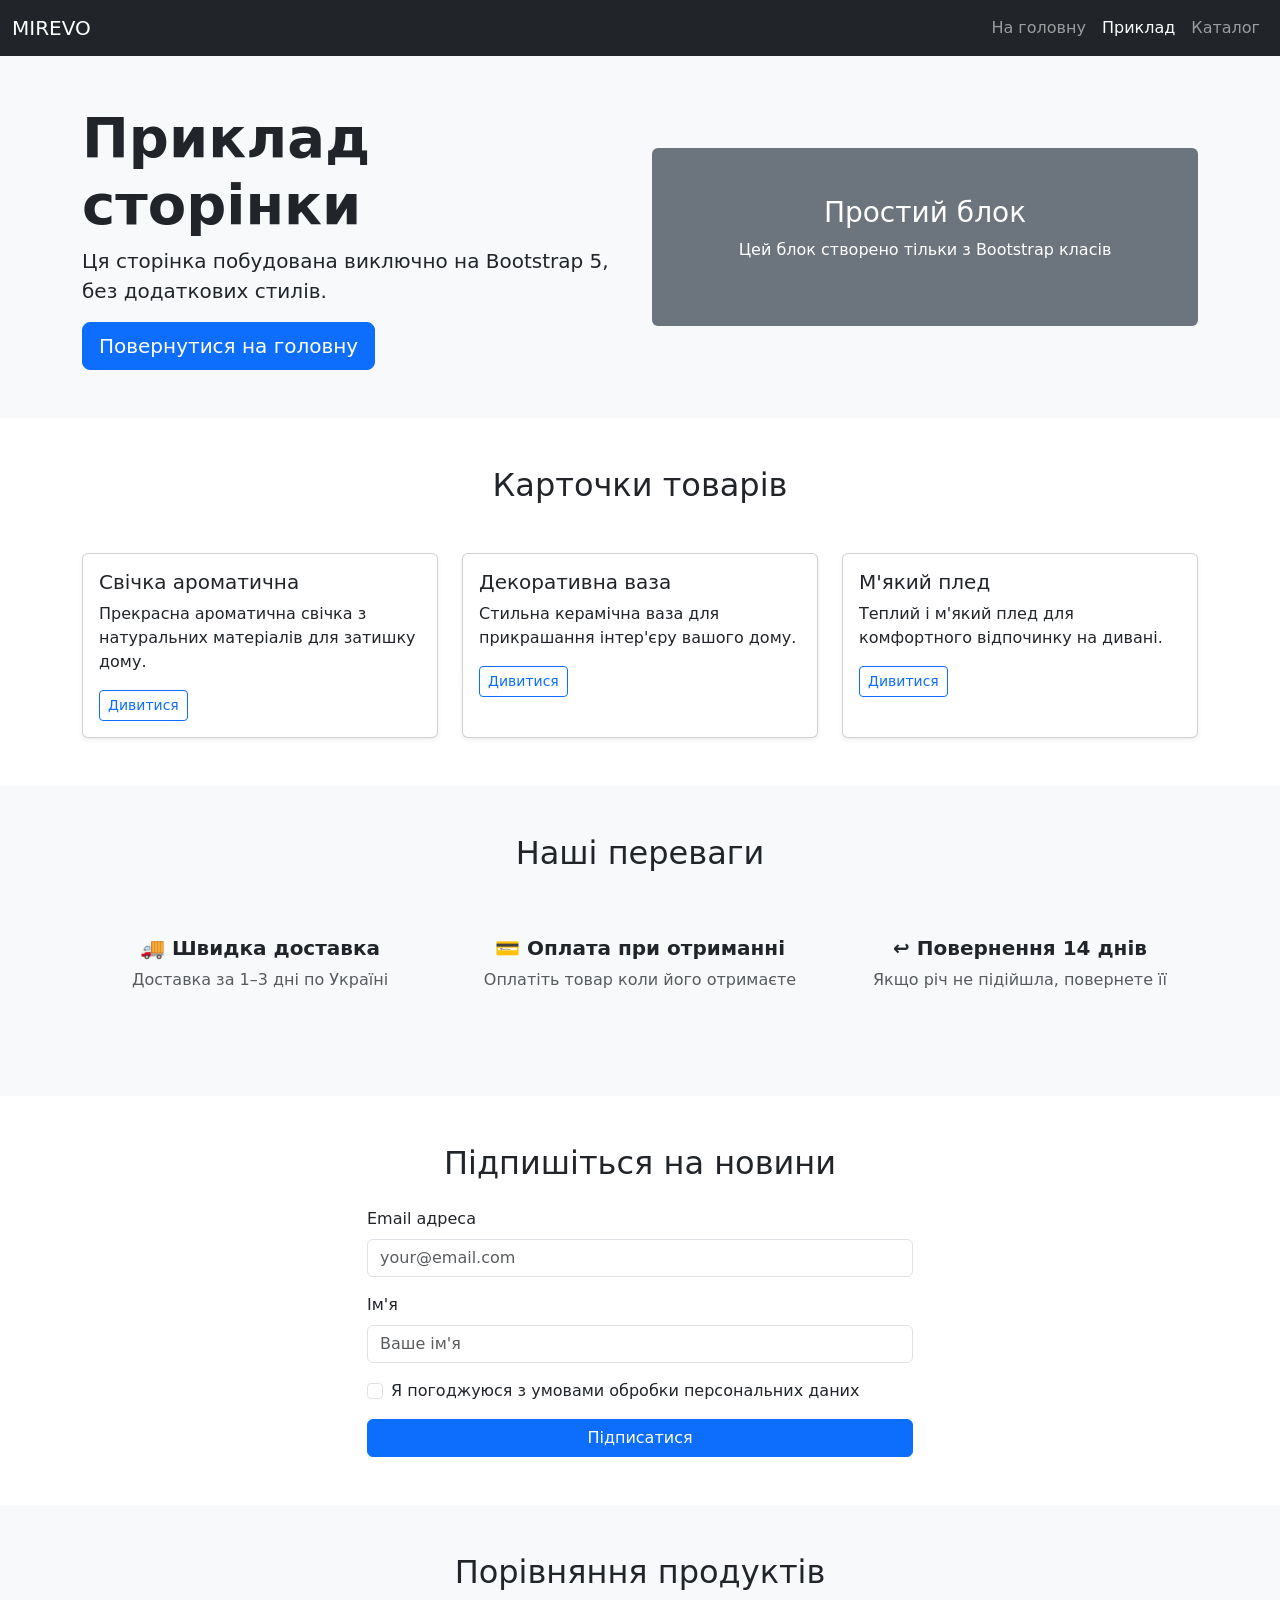
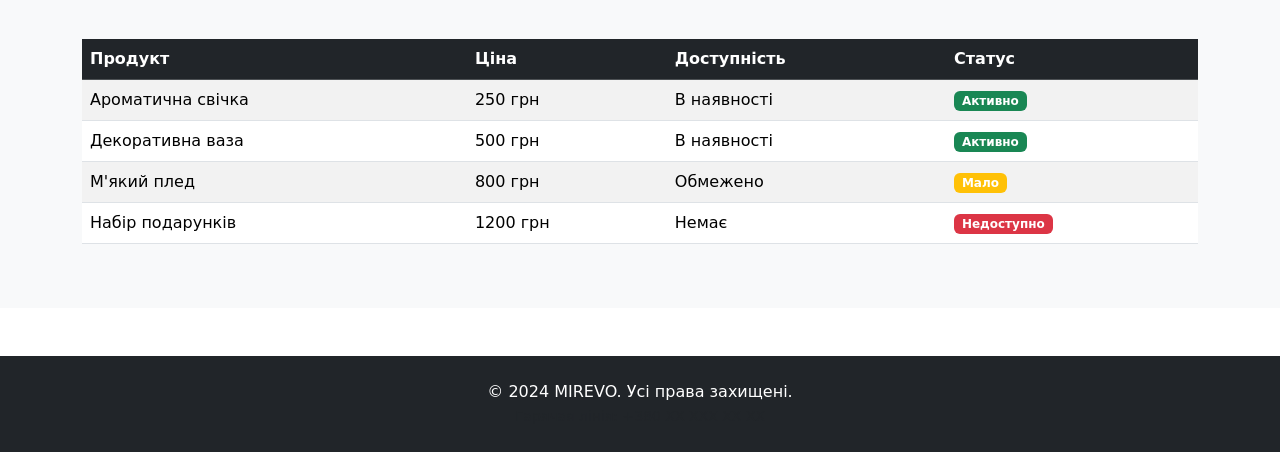
<file: 4 лаба оіт/example.html>
<!DOCTYPE html>
<html lang="uk">
<head>
    <meta charset="UTF-8">
    <meta name="viewport" content="width=device-width, initial-scale=1.0">
    <title>MIREVO — Приклад сторінки</title>
    <meta name="description" content="Приклад сторінки MIREVO з Bootstrap 5">

    <!-- Bootstrap 5 CDN -->
    <link href="https://cdn.jsdelivr.net/npm/bootstrap@5.3.0/dist/css/bootstrap.min.css" rel="stylesheet">
</head>
<body>
    <!-- Navigation -->
    <nav class="navbar navbar-expand-lg navbar-dark bg-dark">
        <div class="container-fluid">
            <a class="navbar-brand" href="index.html">MIREVO</a>
            <button class="navbar-toggler" type="button" data-bs-toggle="collapse" data-bs-target="#navbarNav" aria-controls="navbarNav" aria-expanded="false" aria-label="Toggle navigation">
                <span class="navbar-toggler-icon"></span>
            </button>
            <div class="collapse navbar-collapse" id="navbarNav">
                <ul class="navbar-nav ms-auto">
                    <li class="nav-item">
                        <a class="nav-link" href="index.html">На головну</a>
                    </li>
                    <li class="nav-item">
                        <a class="nav-link active" aria-current="page" href="example.html">Приклад</a>
                    </li>
                    <li class="nav-item">
                        <a class="nav-link" href="catalog.html">Каталог</a>
                    </li>
                </ul>
            </div>
        </div>
    </nav>

    <!-- Hero Section -->
    <section class="bg-light py-5">
        <div class="container">
            <div class="row align-items-center">
                <div class="col-md-6">
                    <h1 class="display-4 fw-bold">Приклад сторінки</h1>
                    <p class="lead">Ця сторінка побудована виключно на Bootstrap 5, без додаткових стилів.</p>
                    <a href="index.html" class="btn btn-primary btn-lg">Повернутися на головну</a>
                </div>
                <div class="col-md-6">
                    <div class="bg-secondary rounded p-5 text-white text-center">
                        <h3>Простий блок</h3>
                        <p>Цей блок створено тільки з Bootstrap класів</p>
                    </div>
                </div>
            </div>
        </div>
    </section>

    <!-- Cards Section -->
    <section class="py-5">
        <div class="container">
            <h2 class="text-center mb-5">Карточки товарів</h2>
            <div class="row g-4">
                <div class="col-md-4">
                    <div class="card h-100 shadow-sm">
                        <div class="card-body">
                            <h5 class="card-title">Свічка ароматична</h5>
                            <p class="card-text">Прекрасна ароматична свічка з натуральних матеріалів для затишку дому.</p>
                            <a href="catalog.html" class="btn btn-sm btn-outline-primary">Дивитися</a>
                        </div>
                    </div>
                </div>
                <div class="col-md-4">
                    <div class="card h-100 shadow-sm">
                        <div class="card-body">
                            <h5 class="card-title">Декоративна ваза</h5>
                            <p class="card-text">Стильна керамічна ваза для прикрашання інтер'єру вашого дому.</p>
                            <a href="catalog.html" class="btn btn-sm btn-outline-primary">Дивитися</a>
                        </div>
                    </div>
                </div>
                <div class="col-md-4">
                    <div class="card h-100 shadow-sm">
                        <div class="card-body">
                            <h5 class="card-title">М'який плед</h5>
                            <p class="card-text">Теплий і м'який плед для комфортного відпочинку на дивані.</p>
                            <a href="catalog.html" class="btn btn-sm btn-outline-primary">Дивитися</a>
                        </div>
                    </div>
                </div>
            </div>
        </div>
    </section>

    <!-- Features Section -->
    <section class="bg-light py-5">
        <div class="container">
            <h2 class="text-center mb-5">Наші переваги</h2>
            <div class="row text-center">
                <div class="col-md-4 mb-4">
                    <div class="p-3">
                        <h5 class="fw-bold">🚚 Швидка доставка</h5>
                        <p class="text-muted">Доставка за 1–3 дні по Україні</p>
                    </div>
                </div>
                <div class="col-md-4 mb-4">
                    <div class="p-3">
                        <h5 class="fw-bold">💳 Оплата при отриманні</h5>
                        <p class="text-muted">Оплатіть товар коли його отримаєте</p>
                    </div>
                </div>
                <div class="col-md-4 mb-4">
                    <div class="p-3">
                        <h5 class="fw-bold">↩️ Повернення 14 днів</h5>
                        <p class="text-muted">Якщо річ не підійшла, повернете її</p>
                    </div>
                </div>
            </div>
        </div>
    </section>

    <!-- Form Section -->
    <section class="py-5">
        <div class="container">
            <div class="row justify-content-center">
                <div class="col-md-6">
                    <h2 class="text-center mb-4">Підпишіться на новини</h2>
                    <form class="needs-validation" novalidate>
                        <div class="mb-3">
                            <label for="email" class="form-label">Email адреса</label>
                            <input type="email" class="form-control" id="email" placeholder="your@email.com" required>
                            <div class="invalid-feedback">
                                Будь ласка, введіть коректну email адресу.
                            </div>
                        </div>
                        <div class="mb-3">
                            <label for="name" class="form-label">Ім'я</label>
                            <input type="text" class="form-control" id="name" placeholder="Ваше ім'я" required>
                            <div class="invalid-feedback">
                                Будь ласка, введіть ваше ім'я.
                            </div>
                        </div>
                        <div class="form-check mb-3">
                            <input class="form-check-input" type="checkbox" id="agree" required>
                            <label class="form-check-label" for="agree">
                                Я погоджуюся з умовами обробки персональних даних
                            </label>
                            <div class="invalid-feedback">
                                Ви повинні погодитися перед відправкою.
                            </div>
                        </div>
                        <button type="submit" class="btn btn-primary w-100">Підписатися</button>
                    </form>
                </div>
            </div>
        </div>
    </section>

    <!-- Table Section -->
    <section class="bg-light py-5">
        <div class="container">
            <h2 class="text-center mb-5">Порівняння продуктів</h2>
            <div class="table-responsive">
                <table class="table table-striped table-hover">
                    <thead class="table-dark">
                        <tr>
                            <th>Продукт</th>
                            <th>Ціна</th>
                            <th>Доступність</th>
                            <th>Статус</th>
                        </tr>
                    </thead>
                    <tbody>
                        <tr>
                            <td>Ароматична свічка</td>
                            <td>250 грн</td>
                            <td>В наявності</td>
                            <td><span class="badge bg-success">Активно</span></td>
                        </tr>
                        <tr>
                            <td>Декоративна ваза</td>
                            <td>500 грн</td>
                            <td>В наявності</td>
                            <td><span class="badge bg-success">Активно</span></td>
                        </tr>
                        <tr>
                            <td>М'який плед</td>
                            <td>800 грн</td>
                            <td>Обмежено</td>
                            <td><span class="badge bg-warning">Мало</span></td>
                        </tr>
                        <tr>
                            <td>Набір подарунків</td>
                            <td>1200 грн</td>
                            <td>Немає</td>
                            <td><span class="badge bg-danger">Недоступно</span></td>
                        </tr>
                    </tbody>
                </table>
            </div>
        </div>
    </section>

    <!-- Footer -->
    <footer class="bg-dark text-white text-center py-4 mt-5">
        <div class="container">
            <p class="mb-0">&copy; 2024 MIREVO. Усі права захищені.</p>
            <small class="text-muted">Гарячая лінія: +380 XX XXX XX XX</small>
        </div>
    </footer>

    <!-- Bootstrap 5 JS Bundle -->
    <script src="https://cdn.jsdelivr.net/npm/bootstrap@5.3.0/dist/js/bootstrap.bundle.min.js"></script>
</body>
</html>
</file>
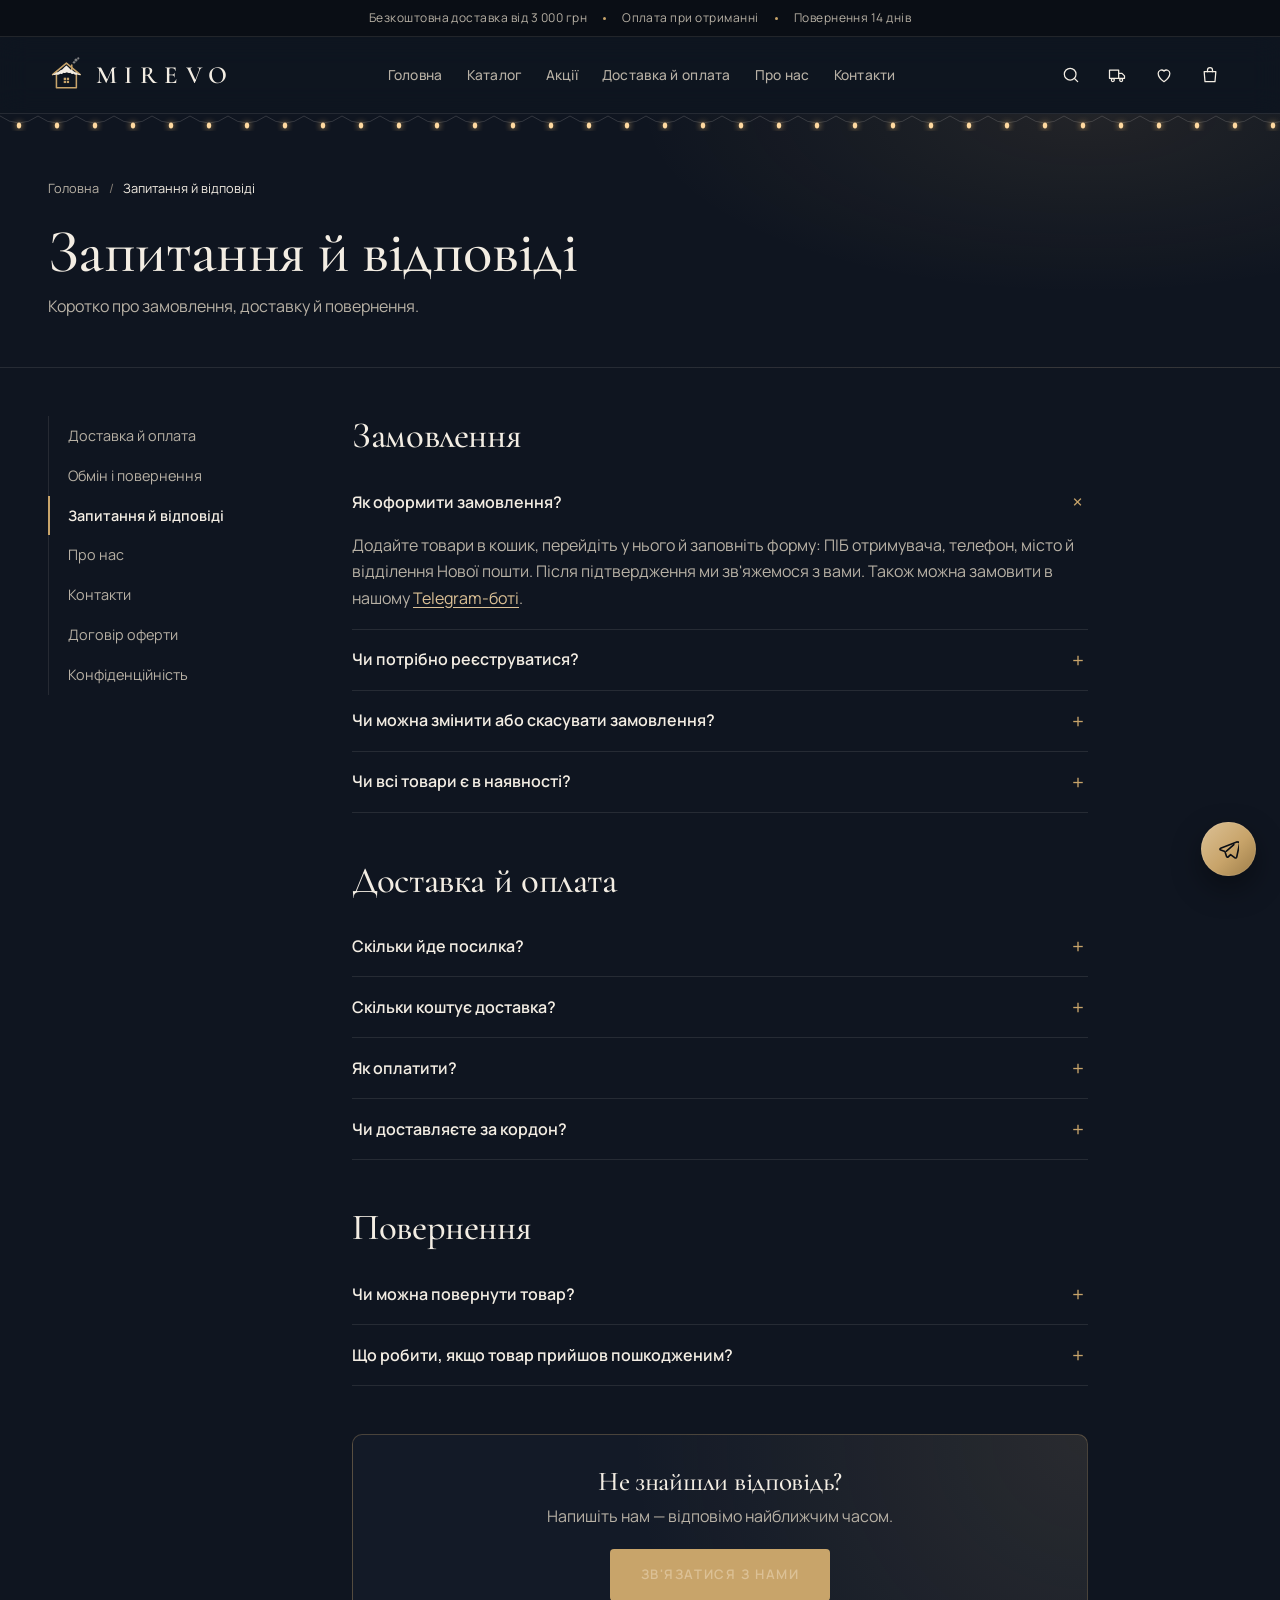
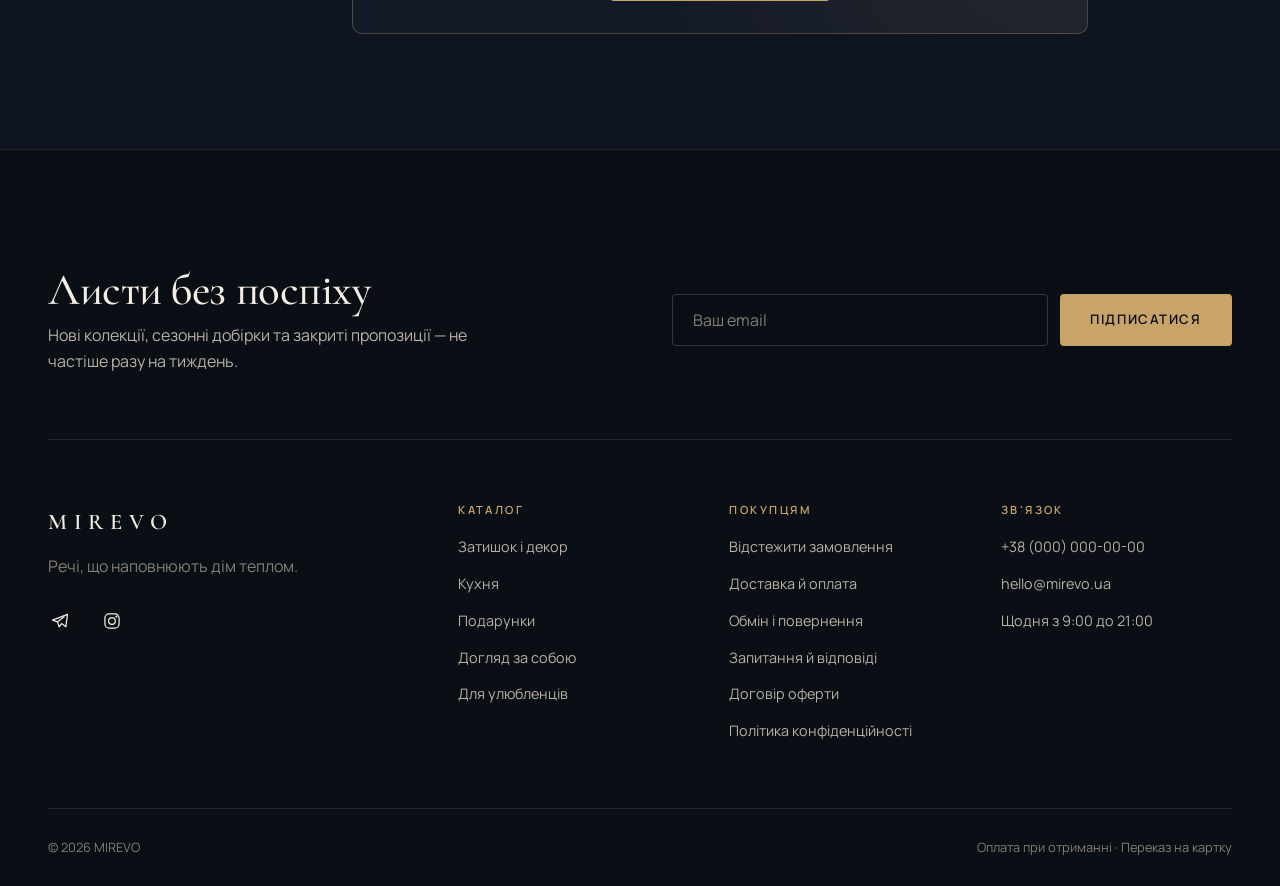
<file: 4 лаба оіт/faq.html>
<!DOCTYPE html>
<html lang="uk">
<head>
    <meta charset="UTF-8">
    <meta name="viewport" content="width=device-width, initial-scale=1.0">
    <title>Запитання й відповіді — MIREVO</title>
    <meta name="description" content="Відповіді на часті запитання покупців MIREVO.">
    <meta name="theme-color" content="#0f1520">

    <link rel="preconnect" href="https://fonts.googleapis.com">
    <link rel="preconnect" href="https://fonts.gstatic.com" crossorigin>
    <link href="https://fonts.googleapis.com/css2?family=Cormorant+Garamond:ital,wght@0,500;0,600;1,500&family=Manrope:wght@400;500;600;700&display=swap" rel="stylesheet">
    <link rel="stylesheet" href="css/style.css">
    <script>document.documentElement.classList.add('js');</script>
</head>
<body>

    <!-- ================= ІКОНКИ (використовуються через <use>) ================= -->
    <svg width="0" height="0" style="position:absolute" aria-hidden="true">
        <symbol id="i-search" viewBox="0 0 24 24"><circle cx="11" cy="11" r="7"/><path d="m20 20-3.5-3.5"/></symbol>
        <symbol id="i-heart" viewBox="0 0 24 24"><path d="M12 20s-7-4.4-7-10a4 4 0 0 1 7-2.6A4 4 0 0 1 19 10c0 5.6-7 10-7 10z"/></symbol>
        <symbol id="i-bag" viewBox="0 0 24 24"><path d="M5 8h14l-1 12H6z"/><path d="M9 8V6a3 3 0 0 1 6 0v2"/></symbol>
        <symbol id="i-plus" viewBox="0 0 24 24"><path d="M12 5v14M5 12h14"/></symbol>
        <symbol id="i-check" viewBox="0 0 24 24"><path d="m5 12.5 4.5 4.5L19 7"/></symbol>
        <symbol id="i-arrow" viewBox="0 0 24 24"><path d="M5 12h14M13 6l6 6-6 6"/></symbol>
        <symbol id="i-close" viewBox="0 0 24 24"><path d="M6 6l12 12M18 6 6 18"/></symbol>
        <symbol id="i-menu" viewBox="0 0 24 24"><path d="M4 7h16M4 12h16M4 17h10"/></symbol>
        <symbol id="i-truck" viewBox="0 0 24 24"><path d="M3 6h11v10H3zM14 10h4l3 3v3h-7z"/><circle cx="7" cy="18" r="1.8"/><circle cx="17" cy="18" r="1.8"/></symbol>
        <symbol id="i-wallet" viewBox="0 0 24 24"><rect x="3" y="6" width="18" height="13" rx="2"/><path d="M3 10h18M16 14.5h2"/></symbol>
        <symbol id="i-return" viewBox="0 0 24 24"><path d="M9 14 4 9l5-5"/><path d="M4 9h11a5 5 0 0 1 0 10h-4"/></symbol>
        <symbol id="i-gift" viewBox="0 0 24 24"><rect x="3" y="8" width="18" height="4"/><path d="M5 12v8h14v-8M12 8v12"/><path d="M12 8S10.5 4 8 4a2 2 0 0 0 0 4M12 8s1.5-4 4-4a2 2 0 0 1 0 4"/></symbol>
        <symbol id="i-share" viewBox="0 0 24 24"><circle cx="18" cy="5" r="2.5"/><circle cx="6" cy="12" r="2.5"/><circle cx="18" cy="19" r="2.5"/><path d="m8.2 10.9 7.6-4.3M8.2 13.1l7.6 4.3"/></symbol>
        <symbol id="i-filter" viewBox="0 0 24 24"><path d="M4 6h16M7 12h10M10 18h4"/></symbol>
        <symbol id="i-phone" viewBox="0 0 24 24"><path d="M5 4h4l2 5-2.5 1.5a11 11 0 0 0 5 5L15 13l5 2v4a2 2 0 0 1-2 2A16 16 0 0 1 3 6a2 2 0 0 1 2-2"/></symbol>
        <symbol id="i-mail" viewBox="0 0 24 24"><rect x="3" y="5" width="18" height="14" rx="2"/><path d="m3 7 9 6 9-6"/></symbol>
        <symbol id="i-snow" viewBox="0 0 24 24"><path d="M12 2v20M4.2 7l15.6 10M4.2 17 19.8 7"/><path d="m9.5 3.5 2.5 2 2.5-2M9.5 20.5l2.5-2 2.5 2"/></symbol>
        <symbol id="i-telegram" viewBox="0 0 24 24"><path d="M21 4 3 11l6 2 2 6 3-4 5 4z"/><path d="m9 13 8-6"/></symbol>
        <symbol id="i-instagram" viewBox="0 0 24 24"><rect x="3.5" y="3.5" width="17" height="17" rx="5"/><circle cx="12" cy="12" r="4"/><circle cx="17.3" cy="6.7" r=".6"/></symbol>
    </svg>

    <a href="#main" class="skip-link">Перейти до вмісту</a>

    <!-- ================= ВЕРХНЯ СМУЖКА ================= -->
    <div class="announce">
        <div class="container announce-inner">
            <span>Безкоштовна доставка від 3 000 грн</span>
            <span class="announce-dot" aria-hidden="true"></span>
            <span>Оплата при отриманні</span>
            <span class="announce-dot" aria-hidden="true"></span>
            <span>Повернення 14 днів</span>
        </div>
    </div>

    <!-- ================= ШАПКА ================= -->
    <header class="header" id="top">
        <div class="container header-inner">
            <button class="icon-btn menu-btn" type="button" aria-label="Відкрити меню" aria-controls="drawer" aria-expanded="false" data-drawer-open>
                <svg><use href="#i-menu"/></svg>
            </button>

            <a href="index.html" class="logo" aria-label="MIREVO — на головну">
                <svg class="logo-mark" viewBox="0 0 48 48" aria-hidden="true">
                    <g class="logo-smoke">
                        <circle cx="34" cy="7" r="1.6"/>
                        <circle cx="36.5" cy="4" r="2"/>
                        <circle cx="39.5" cy="1.8" r="1.4"/>
                    </g>
                    <path d="M31 10.5v6.5" class="logo-line"/>
                    <path d="M6 23 24 8l18 15" class="logo-line"/>
                    <path d="M11 20v20h26V20" class="logo-line"/>
                    <path class="logo-snow" d="M5 22.6c2-.9 3.6-.3 5-1.6 1.6-1.3 3.4-1 4.6-2.4 1.3-1.6 3.4-1.2 4.6-2.8 1.3-1.6 3-3.4 4.8-4.7 1.8 1.3 3.5 3.1 4.8 4.7 1.2 1.6 3.3 1.2 4.6 2.8 1.2 1.4 3 1.1 4.6 2.4 1.4 1.3 3 .7 5 1.6-1.7 1.3-3.6.9-5 .2-1.6 1-3.4.4-4.6-.8-1.6.6-3.3-.2-4.3-1.5-1.5.4-3.3.4-4.5-.7-1.2 1.1-3 1.1-4.5.7-1 1.3-2.7 2.1-4.3 1.5-1.2 1.2-3 1.8-4.6.8-1.4.7-3.3 1.1-5-.2z"/>
                    <rect x="20.5" y="27" width="3" height="3"/><rect x="24.5" y="27" width="3" height="3"/>
                    <rect x="20.5" y="31" width="3" height="3"/><rect x="24.5" y="31" width="3" height="3"/>
                </svg>
                <span class="logo-word">MIREVO</span>
            </a>

            <nav class="nav" aria-label="Головне меню">
                <ul class="nav-list">
                    <li><a href="index.html">Головна</a></li>
                    <li class="has-mega">
                        <a href="catalog.html" aria-haspopup="true">Каталог</a>
                        <div class="mega" role="menu">
                            <ul class="mega-list" id="mega-list"><!-- з products.js --></ul>
                            <a href="catalog.html?offer=1" class="mega-feature">
                                <img src="images/interior-living.jpg" alt="" loading="lazy">
                                <span class="mega-feature-text">
                                    <small>Сезонна добірка</small>
                                    <b>Зимові пропозиції</b>
                                    <span class="link-arrow">Дивитися <svg><use href="#i-arrow"/></svg></span>
                                </span>
                            </a>
                        </div>
                    </li>
                    <li><a href="catalog.html?offer=1">Акції</a></li>
                    <li><a href="delivery.html">Доставка й оплата</a></li>
                    <li><a href="about.html">Про нас</a></li>
                    <li><a href="contacts.html">Контакти</a></li>
                </ul>
            </nav>

            <div class="header-actions">
                <button class="icon-btn" type="button" aria-label="Пошук" aria-controls="search-panel" aria-expanded="false" data-search-toggle>
                    <svg><use href="#i-search"/></svg>
                </button>
                <button class="icon-btn snow-btn" type="button" aria-label="Сніг" aria-pressed="true" data-snow-toggle title="Сніг">
                    <svg><use href="#i-snow"/></svg>
                </button>
                <a href="favorites.html" class="icon-btn hide-sm" aria-label="Обране">
                    <svg><use href="#i-heart"/></svg>
                    <span class="counter" data-count="fav" hidden>0</span>
                </a>
                <a href="cart.html" class="icon-btn cart-link" aria-label="Кошик">
                    <svg><use href="#i-bag"/></svg>
                    <span class="counter" data-count="cart" hidden>0</span>
                </a>
            </div>
        </div>

        <!-- Пошук -->
        <div class="search-panel" id="search-panel" hidden>
            <form class="container search-form" action="catalog.html" method="get" role="search">
                <svg class="search-icon"><use href="#i-search"/></svg>
                <label for="q" class="visually-hidden">Пошук товарів</label>
                <input type="search" id="q" name="q" placeholder="Свічка, плед, подарунок…" autocomplete="off">
                <button type="button" class="icon-btn" aria-label="Закрити пошук" data-search-toggle>
                    <svg><use href="#i-close"/></svg>
                </button>
            </form>
        </div>

        <!-- Гірлянда -->
        <div class="garland" aria-hidden="true"></div>
    </header>

    <!-- ================= МОБІЛЬНЕ МЕНЮ ================= -->
    <div class="drawer" id="drawer" hidden>
        <div class="drawer-overlay" data-drawer-close></div>
        <aside class="drawer-panel" aria-label="Меню">
            <div class="drawer-head">
                <span class="logo-word">MIREVO</span>
                <button class="icon-btn" type="button" aria-label="Закрити меню" data-drawer-close>
                    <svg><use href="#i-close"/></svg>
                </button>
            </div>
            <form class="drawer-search" action="catalog.html" method="get" role="search">
                <svg><use href="#i-search"/></svg>
                <label for="q-mobile" class="visually-hidden">Пошук</label>
                <input type="search" id="q-mobile" name="q" placeholder="Пошук товарів">
            </form>
            <p class="drawer-label">Каталог</p>
            <ul class="drawer-cats" id="drawer-cats"></ul>
            <ul class="drawer-links">
                <li><a href="catalog.html?offer=1">Акції</a></li>
                <li><a href="favorites.html">Обране</a></li>
                <li><a href="delivery.html">Доставка й оплата</a></li>
                <li><a href="about.html">Про нас</a></li>
                <li><a href="contacts.html">Контакти</a></li>
            </ul>
        </aside>
    </div>

    <main id="main" class="info-page">
        <section class="page-head">
            <div class="container">
                <nav class="breadcrumbs" aria-label="Навігація">
                    <a href="index.html">Головна</a>
                    <span aria-hidden="true">/</span>
                    <span data-crumb-current>Запитання й відповіді</span>
                </nav>
                <h1 class="page-title">Запитання й відповіді</h1>
                <p class="page-sub">Коротко про замовлення, доставку й повернення.</p>
            </div>
        </section>

        <div class="container info">
            <nav class="info-nav" aria-label="Інформація для покупців">
                <ul>
                    <li><a href="delivery.html">Доставка й оплата</a></li>
                    <li><a href="delivery.html#returns">Обмін і повернення</a></li>
                    <li><a href="faq.html" aria-current="page">Запитання й відповіді</a></li>
                    <li><a href="about.html">Про нас</a></li>
                    <li><a href="contacts.html">Контакти</a></li>
                    <li><a href="offer.html">Договір оферти</a></li>
                    <li><a href="privacy.html">Конфіденційність</a></li>
                </ul>
            </nav>
            <article class="prose">
                <div class="faq">
                    <h2>Замовлення</h2>
                    <details open><summary>Як оформити замовлення?</summary><div><p>Додайте товари в кошик, перейдіть у нього й заповніть форму: ПІБ отримувача, телефон, місто й відділення Нової пошти. Після підтвердження ми зв'яжемося з вами. Також можна замовити в нашому <a href="https://t.me/mirevo_ua_bot" data-tg-bot target="_blank" rel="noopener">Telegram-боті</a>.</p></div></details>
                    <details><summary>Чи потрібно реєструватися?</summary><div><p>Ні. Достатньо заповнити форму в кошику — сайт запам'ятає ваші дані для наступного замовлення.</p></div></details>
                    <details><summary>Чи можна змінити або скасувати замовлення?</summary><div><p>Так, поки посилку не передано Новій пошті. Напишіть нам у Telegram або зателефонуйте й назвіть номер замовлення.</p></div></details>
                    <details><summary>Чи всі товари є в наявності?</summary><div><p>Ми стежимо за наявністю, але іноді товар закінчується раніше, ніж ми встигаємо оновити сайт. У такому разі ми попередимо вас під час підтвердження й запропонуємо заміну.</p></div></details>

                    <h2>Доставка й оплата</h2>
                    <details><summary>Скільки йде посилка?</summary><div><p>Зазвичай 1–3 дні після відправки. Номер ТТН ми надсилаємо, щойно посилка поїде.</p></div></details>
                    <details><summary>Скільки коштує доставка?</summary><div><p>За тарифами Нової пошти, оплачує отримувач. Від 3 000 грн — доставка безкоштовна.</p></div></details>
                    <details><summary>Як оплатити?</summary><div><p>При отриманні у відділенні (накладений платіж) або переказом на картку — реквізити покажемо після оформлення. Детальніше — на сторінці <a href="delivery.html#payment">«Доставка й оплата»</a>.</p></div></details>
                    <details><summary>Чи доставляєте за кордон?</summary><div><p>Поки ні — лише по Україні.</p></div></details>

                    <h2>Повернення</h2>
                    <details><summary>Чи можна повернути товар?</summary><div><p>Так, протягом 14 днів після отримання, якщо річ не використовувалась і збережено її вигляд та упаковку. Усі умови — на сторінці <a href="delivery.html#returns">«Обмін і повернення»</a>.</p></div></details>
                    <details><summary>Що робити, якщо товар прийшов пошкодженим?</summary><div><p>Зніміть фото або відео у відділенні й напишіть нам — замінимо товар або повернемо гроші за наш рахунок.</p></div></details>
                </div>
                <div class="info-cta">
                    <h3>Не знайшли відповідь?</h3>
                    <p>Напишіть нам — відповімо найближчим часом.</p>
                    <a href="contacts.html" class="btn btn-primary">Зв'язатися з нами</a>
                </div>
            </article>
        </div>
    </main>

    <!-- ================= ФУТЕР ================= -->
    <footer class="footer">
        <div class="container">
            <div class="newsletter reveal">
                <div>
                    <h2>Листи без поспіху</h2>
                    <p>Нові колекції, сезонні добірки та закриті пропозиції — не частіше разу на тиждень.</p>
                </div>
                <form class="newsletter-form" action="#" method="post" data-newsletter>
                    <label for="nl-email" class="visually-hidden">Email</label>
                    <input type="email" id="nl-email" name="email" placeholder="Ваш email" required>
                    <button type="submit" class="btn btn-primary">Підписатися</button>
                </form>
            </div>

            <div class="footer-grid">
                <div class="footer-brand">
                    <a href="index.html" class="logo-word">MIREVO</a>
                    <p>Речі, що наповнюють дім теплом.</p>
                    <div class="socials">
                        <a href="https://t.me/mirevo_shop" target="_blank" rel="noopener" class="icon-btn" aria-label="Telegram-канал MIREVO" data-tg-channel><svg><use href="#i-telegram"/></svg></a>
                        <a href="https://instagram.com/" target="_blank" rel="noopener" class="icon-btn" aria-label="Instagram"><svg><use href="#i-instagram"/></svg></a>
                    </div>
                </div>
                <nav aria-label="Каталог">
                    <h3>Каталог</h3>
                    <ul id="footer-cats"></ul>
                </nav>
                <nav aria-label="Покупцям">
                    <h3>Покупцям</h3>
                    <ul>
                        <li><a href="delivery.html">Доставка й оплата</a></li>
                        <li><a href="delivery.html#returns">Обмін і повернення</a></li>
                        <li><a href="faq.html">Запитання й відповіді</a></li>
                        <li><a href="offer.html">Договір оферти</a></li>
                        <li><a href="privacy.html">Політика конфіденційності</a></li>
                    </ul>
                </nav>
                <div>
                    <h3>Зв'язок</h3>
                    <ul>
                        <li><a href="tel:+380000000000" data-contact="phone">+38 (000) 000-00-00</a></li>
                        <li><a href="mailto:hello@mirevo.ua" data-contact="email">hello@mirevo.ua</a></li>
                        <li><span class="muted" data-contact="hours">Щодня з 9:00 до 21:00</span></li>
                    </ul>
                </div>
            </div>

            <div class="footer-bottom">
                <span>© 2026 MIREVO</span>
                <span>Оплата при отриманні · Переказ на картку</span>
            </div>
        </div>
    </footer>

    <!-- Кнопка «нагору» в шапці Діда Мороза -->
    <a href="#top" class="to-top" id="to-top" aria-label="Повернутися нагору">
        <svg class="to-top-hat" viewBox="0 0 64 40" aria-hidden="true">
            <path d="M8 30C12 12 30 4 44 8c6 2 9 7 11 12l-7 3c-2-5-5-8-10-8-11 0-18 8-20 17z" fill="#b8423b"/>
            <circle cx="56" cy="21" r="5" fill="#f3ede3"/>
            <rect x="4" y="27" width="46" height="10" rx="5" fill="#f3ede3"/>
        </svg>
        <svg class="to-top-arrow" viewBox="0 0 24 24" aria-hidden="true"><path d="M12 19V5M6 11l6-6 6 6"/></svg>
    </a>

    <div class="toast" id="toast" role="status" aria-live="polite"></div>

    <script src="js/products.js"></script>
    <script src="js/main.js"></script>
</body>
</html>
</file>
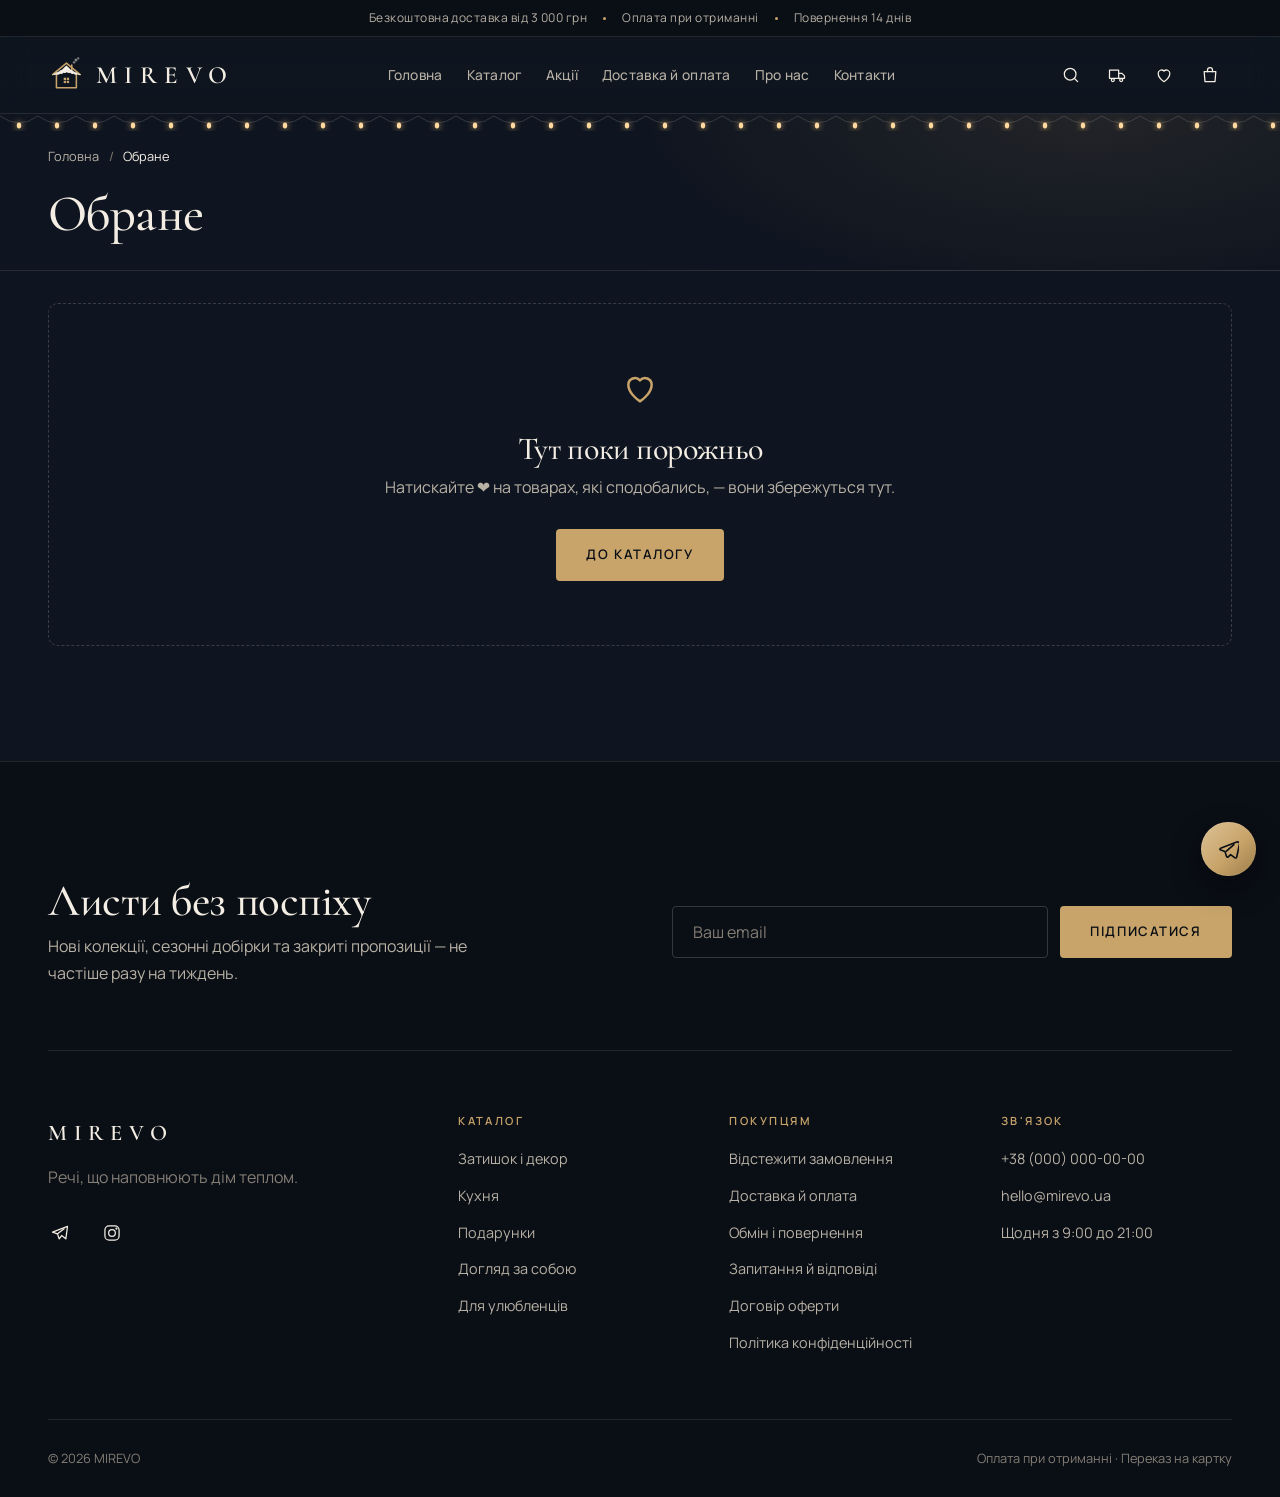
<file: 4 лаба оіт/favorites.html>
<!DOCTYPE html>
<html lang="uk">
<head>
    <meta charset="UTF-8">
    <meta name="viewport" content="width=device-width, initial-scale=1.0">
    <title>Обране — MIREVO</title>
    <meta name="description" content="Збережені товари MIREVO.">
    <meta name="robots" content="noindex">
    <meta name="theme-color" content="#0f1520">

    <link rel="preconnect" href="https://fonts.googleapis.com">
    <link rel="preconnect" href="https://fonts.gstatic.com" crossorigin>
    <link href="https://fonts.googleapis.com/css2?family=Cormorant+Garamond:ital,wght@0,500;0,600;1,500&family=Manrope:wght@400;500;600;700&display=swap" rel="stylesheet">
    <link rel="stylesheet" href="css/style.css">
    <script>document.documentElement.classList.add('js');</script>
</head>
<body>

    <!-- ================= ІКОНКИ (використовуються через <use>) ================= -->
    <svg width="0" height="0" style="position:absolute" aria-hidden="true">
        <symbol id="i-search" viewBox="0 0 24 24"><circle cx="11" cy="11" r="7"/><path d="m20 20-3.5-3.5"/></symbol>
        <symbol id="i-heart" viewBox="0 0 24 24"><path d="M12 20s-7-4.4-7-10a4 4 0 0 1 7-2.6A4 4 0 0 1 19 10c0 5.6-7 10-7 10z"/></symbol>
        <symbol id="i-bag" viewBox="0 0 24 24"><path d="M5 8h14l-1 12H6z"/><path d="M9 8V6a3 3 0 0 1 6 0v2"/></symbol>
        <symbol id="i-plus" viewBox="0 0 24 24"><path d="M12 5v14M5 12h14"/></symbol>
        <symbol id="i-check" viewBox="0 0 24 24"><path d="m5 12.5 4.5 4.5L19 7"/></symbol>
        <symbol id="i-arrow" viewBox="0 0 24 24"><path d="M5 12h14M13 6l6 6-6 6"/></symbol>
        <symbol id="i-close" viewBox="0 0 24 24"><path d="M6 6l12 12M18 6 6 18"/></symbol>
        <symbol id="i-menu" viewBox="0 0 24 24"><path d="M4 7h16M4 12h16M4 17h10"/></symbol>
        <symbol id="i-truck" viewBox="0 0 24 24"><path d="M3 6h11v10H3zM14 10h4l3 3v3h-7z"/><circle cx="7" cy="18" r="1.8"/><circle cx="17" cy="18" r="1.8"/></symbol>
        <symbol id="i-wallet" viewBox="0 0 24 24"><rect x="3" y="6" width="18" height="13" rx="2"/><path d="M3 10h18M16 14.5h2"/></symbol>
        <symbol id="i-return" viewBox="0 0 24 24"><path d="M9 14 4 9l5-5"/><path d="M4 9h11a5 5 0 0 1 0 10h-4"/></symbol>
        <symbol id="i-gift" viewBox="0 0 24 24"><rect x="3" y="8" width="18" height="4"/><path d="M5 12v8h14v-8M12 8v12"/><path d="M12 8S10.5 4 8 4a2 2 0 0 0 0 4M12 8s1.5-4 4-4a2 2 0 0 1 0 4"/></symbol>
        <symbol id="i-share" viewBox="0 0 24 24"><circle cx="18" cy="5" r="2.5"/><circle cx="6" cy="12" r="2.5"/><circle cx="18" cy="19" r="2.5"/><path d="m8.2 10.9 7.6-4.3M8.2 13.1l7.6 4.3"/></symbol>
        <symbol id="i-filter" viewBox="0 0 24 24"><path d="M4 6h16M7 12h10M10 18h4"/></symbol>
        <symbol id="i-snow" viewBox="0 0 24 24"><path d="M12 2v20M4.2 7l15.6 10M4.2 17 19.8 7"/><path d="m9.5 3.5 2.5 2 2.5-2M9.5 20.5l2.5-2 2.5 2"/></symbol>
        <symbol id="i-telegram" viewBox="0 0 24 24"><path d="M21 4 3 11l6 2 2 6 3-4 5 4z"/><path d="m9 13 8-6"/></symbol>
        <symbol id="i-instagram" viewBox="0 0 24 24"><rect x="3.5" y="3.5" width="17" height="17" rx="5"/><circle cx="12" cy="12" r="4"/><circle cx="17.3" cy="6.7" r=".6"/></symbol>
    </svg>

    <a href="#main" class="skip-link">Перейти до вмісту</a>

    <!-- ================= ВЕРХНЯ СМУЖКА ================= -->
    <div class="announce">
        <div class="container announce-inner">
            <span>Безкоштовна доставка від 3 000 грн</span>
            <span class="announce-dot" aria-hidden="true"></span>
            <span>Оплата при отриманні</span>
            <span class="announce-dot" aria-hidden="true"></span>
            <span>Повернення 14 днів</span>
        </div>
    </div>

    <!-- ================= ШАПКА ================= -->
    <header class="header" id="top">
        <div class="container header-inner">
            <button class="icon-btn menu-btn" type="button" aria-label="Відкрити меню" aria-controls="drawer" aria-expanded="false" data-drawer-open>
                <svg><use href="#i-menu"/></svg>
            </button>

            <a href="index.html" class="logo" aria-label="MIREVO — на головну">
                <svg class="logo-mark" viewBox="0 0 48 48" aria-hidden="true">
                    <g class="logo-smoke">
                        <circle cx="34" cy="7" r="1.6"/>
                        <circle cx="36.5" cy="4" r="2"/>
                        <circle cx="39.5" cy="1.8" r="1.4"/>
                    </g>
                    <path d="M31 10.5v6.5" class="logo-line"/>
                    <path d="M6 23 24 8l18 15" class="logo-line"/>
                    <path d="M11 20v20h26V20" class="logo-line"/>
                    <path class="logo-snow" d="M5 22.6c2-.9 3.6-.3 5-1.6 1.6-1.3 3.4-1 4.6-2.4 1.3-1.6 3.4-1.2 4.6-2.8 1.3-1.6 3-3.4 4.8-4.7 1.8 1.3 3.5 3.1 4.8 4.7 1.2 1.6 3.3 1.2 4.6 2.8 1.2 1.4 3 1.1 4.6 2.4 1.4 1.3 3 .7 5 1.6-1.7 1.3-3.6.9-5 .2-1.6 1-3.4.4-4.6-.8-1.6.6-3.3-.2-4.3-1.5-1.5.4-3.3.4-4.5-.7-1.2 1.1-3 1.1-4.5.7-1 1.3-2.7 2.1-4.3 1.5-1.2 1.2-3 1.8-4.6.8-1.4.7-3.3 1.1-5-.2z"/>
                    <rect x="20.5" y="27" width="3" height="3"/><rect x="24.5" y="27" width="3" height="3"/>
                    <rect x="20.5" y="31" width="3" height="3"/><rect x="24.5" y="31" width="3" height="3"/>
                </svg>
                <span class="logo-word">MIREVO</span>
            </a>

            <nav class="nav" aria-label="Головне меню">
                <ul class="nav-list">
                    <li><a href="index.html">Головна</a></li>
                    <li class="has-mega">
                        <a href="catalog.html" aria-haspopup="true">Каталог</a>
                        <div class="mega" role="menu">
                            <ul class="mega-list" id="mega-list"><!-- з products.js --></ul>
                            <a href="catalog.html?offer=1" class="mega-feature">
                                <img src="images/interior-living.jpg" alt="" loading="lazy">
                                <span class="mega-feature-text">
                                    <small>Сезонна добірка</small>
                                    <b>Зимові пропозиції</b>
                                    <span class="link-arrow">Дивитися <svg><use href="#i-arrow"/></svg></span>
                                </span>
                            </a>
                        </div>
                    </li>
                    <li><a href="catalog.html?offer=1">Акції</a></li>
                    <li><a href="delivery.html">Доставка й оплата</a></li>
                    <li><a href="about.html">Про нас</a></li>
                    <li><a href="contacts.html">Контакти</a></li>
                </ul>
            </nav>

            <div class="header-actions">
                <button class="icon-btn" type="button" aria-label="Пошук" aria-controls="search-panel" aria-expanded="false" data-search-toggle>
                    <svg><use href="#i-search"/></svg>
                </button>
                <button class="icon-btn snow-btn" type="button" aria-label="Сніг" aria-pressed="true" data-snow-toggle title="Сніг">
                    <svg><use href="#i-snow"/></svg>
                </button>
                <a href="favorites.html" class="icon-btn hide-sm" aria-label="Обране">
                    <svg><use href="#i-heart"/></svg>
                    <span class="counter" data-count="fav" hidden>0</span>
                </a>
                <a href="cart.html" class="icon-btn cart-link" aria-label="Кошик">
                    <svg><use href="#i-bag"/></svg>
                    <span class="counter" data-count="cart" hidden>0</span>
                </a>
            </div>
        </div>

        <!-- Пошук -->
        <div class="search-panel" id="search-panel" hidden>
            <form class="container search-form" action="catalog.html" method="get" role="search">
                <svg class="search-icon"><use href="#i-search"/></svg>
                <label for="q" class="visually-hidden">Пошук товарів</label>
                <input type="search" id="q" name="q" placeholder="Свічка, плед, подарунок…" autocomplete="off">
                <button type="button" class="icon-btn" aria-label="Закрити пошук" data-search-toggle>
                    <svg><use href="#i-close"/></svg>
                </button>
            </form>
        </div>

        <!-- Гірлянда -->
        <div class="garland" aria-hidden="true"></div>
    </header>

    <!-- ================= МОБІЛЬНЕ МЕНЮ ================= -->
    <div class="drawer" id="drawer" hidden>
        <div class="drawer-overlay" data-drawer-close></div>
        <aside class="drawer-panel" aria-label="Меню">
            <div class="drawer-head">
                <span class="logo-word">MIREVO</span>
                <button class="icon-btn" type="button" aria-label="Закрити меню" data-drawer-close>
                    <svg><use href="#i-close"/></svg>
                </button>
            </div>
            <form class="drawer-search" action="catalog.html" method="get" role="search">
                <svg><use href="#i-search"/></svg>
                <label for="q-mobile" class="visually-hidden">Пошук</label>
                <input type="search" id="q-mobile" name="q" placeholder="Пошук товарів">
            </form>
            <p class="drawer-label">Каталог</p>
            <ul class="drawer-cats" id="drawer-cats"></ul>
            <ul class="drawer-links">
                <li><a href="catalog.html?offer=1">Акції</a></li>
                <li><a href="favorites.html">Обране</a></li>
                <li><a href="delivery.html">Доставка й оплата</a></li>
                <li><a href="about.html">Про нас</a></li>
                <li><a href="contacts.html">Контакти</a></li>
            </ul>
        </aside>
    </div>

    <main id="main" class="favorites-page">
        <section class="page-head page-head-sm">
            <div class="container">
                <nav class="breadcrumbs" aria-label="Навігація">
                    <a href="index.html">Головна</a>
                    <span aria-hidden="true">/</span>
                    <span data-crumb-current>Обране</span>
                </nav>
                <h1 class="page-title" id="fav-title">Обране</h1>
            </div>
        </section>

        <section class="container favorites">
            <div class="toolbar fav-toolbar" id="fav-toolbar" hidden>
                <p class="toolbar-count" id="fav-count-text"></p>
                <button type="button" class="btn btn-text fav-clear" id="fav-clear">Очистити</button>
                <button type="button" class="btn btn-primary" id="fav-all"><svg><use href="#i-bag"/></svg> Усе в кошик</button>
            </div>

            <ul class="product-grid" id="fav-grid"></ul>

            <div class="empty" id="fav-empty" hidden>
                <svg><use href="#i-heart"/></svg>
                <h2>Тут поки порожньо</h2>
                <p>Натискайте ❤ на товарах, які сподобались, — вони збережуться тут.</p>
                <a href="catalog.html" class="btn btn-primary">До каталогу</a>
            </div>
        </section>
    </main>

    <!-- ================= ФУТЕР ================= -->
    <footer class="footer">
        <div class="container">
            <div class="newsletter reveal">
                <div>
                    <h2>Листи без поспіху</h2>
                    <p>Нові колекції, сезонні добірки та закриті пропозиції — не частіше разу на тиждень.</p>
                </div>
                <form class="newsletter-form" action="#" method="post" data-newsletter>
                    <label for="nl-email" class="visually-hidden">Email</label>
                    <input type="email" id="nl-email" name="email" placeholder="Ваш email" required>
                    <button type="submit" class="btn btn-primary">Підписатися</button>
                </form>
            </div>

            <div class="footer-grid">
                <div class="footer-brand">
                    <a href="index.html" class="logo-word">MIREVO</a>
                    <p>Речі, що наповнюють дім теплом.</p>
                    <div class="socials">
                        <a href="https://t.me/mirevo_shop" target="_blank" rel="noopener" class="icon-btn" aria-label="Telegram-канал MIREVO" data-tg-channel><svg><use href="#i-telegram"/></svg></a>
                        <a href="https://instagram.com/" target="_blank" rel="noopener" class="icon-btn" aria-label="Instagram"><svg><use href="#i-instagram"/></svg></a>
                    </div>
                </div>
                <nav aria-label="Каталог">
                    <h3>Каталог</h3>
                    <ul id="footer-cats"></ul>
                </nav>
                <nav aria-label="Покупцям">
                    <h3>Покупцям</h3>
                    <ul>
                        <li><a href="delivery.html">Доставка й оплата</a></li>
                        <li><a href="delivery.html#returns">Обмін і повернення</a></li>
                        <li><a href="faq.html">Запитання й відповіді</a></li>
                        <li><a href="offer.html">Договір оферти</a></li>
                        <li><a href="privacy.html">Політика конфіденційності</a></li>
                    </ul>
                </nav>
                <div>
                    <h3>Зв'язок</h3>
                    <ul>
                        <li><a href="tel:+380000000000" data-contact="phone">+38 (000) 000-00-00</a></li>
                        <li><a href="mailto:hello@mirevo.ua" data-contact="email">hello@mirevo.ua</a></li>
                        <li><span class="muted" data-contact="hours">Щодня з 9:00 до 21:00</span></li>
                    </ul>
                </div>
            </div>

            <div class="footer-bottom">
                <span>© 2026 MIREVO</span>
                <span>Оплата при отриманні · Переказ на картку</span>
            </div>
        </div>
    </footer>

    <!-- Кнопка «нагору» в шапці Діда Мороза -->
    <a href="#top" class="to-top" id="to-top" aria-label="Повернутися нагору">
        <svg class="to-top-hat" viewBox="0 0 64 40" aria-hidden="true">
            <path d="M8 30C12 12 30 4 44 8c6 2 9 7 11 12l-7 3c-2-5-5-8-10-8-11 0-18 8-20 17z" fill="#b8423b"/>
            <circle cx="56" cy="21" r="5" fill="#f3ede3"/>
            <rect x="4" y="27" width="46" height="10" rx="5" fill="#f3ede3"/>
        </svg>
        <svg class="to-top-arrow" viewBox="0 0 24 24" aria-hidden="true"><path d="M12 19V5M6 11l6-6 6 6"/></svg>
    </a>

    <div class="toast" id="toast" role="status" aria-live="polite"></div>

    <script src="js/products.js"></script>
    <script src="js/main.js"></script>
    <script src="js/favorites.js"></script>
</body>
</html>
</file>
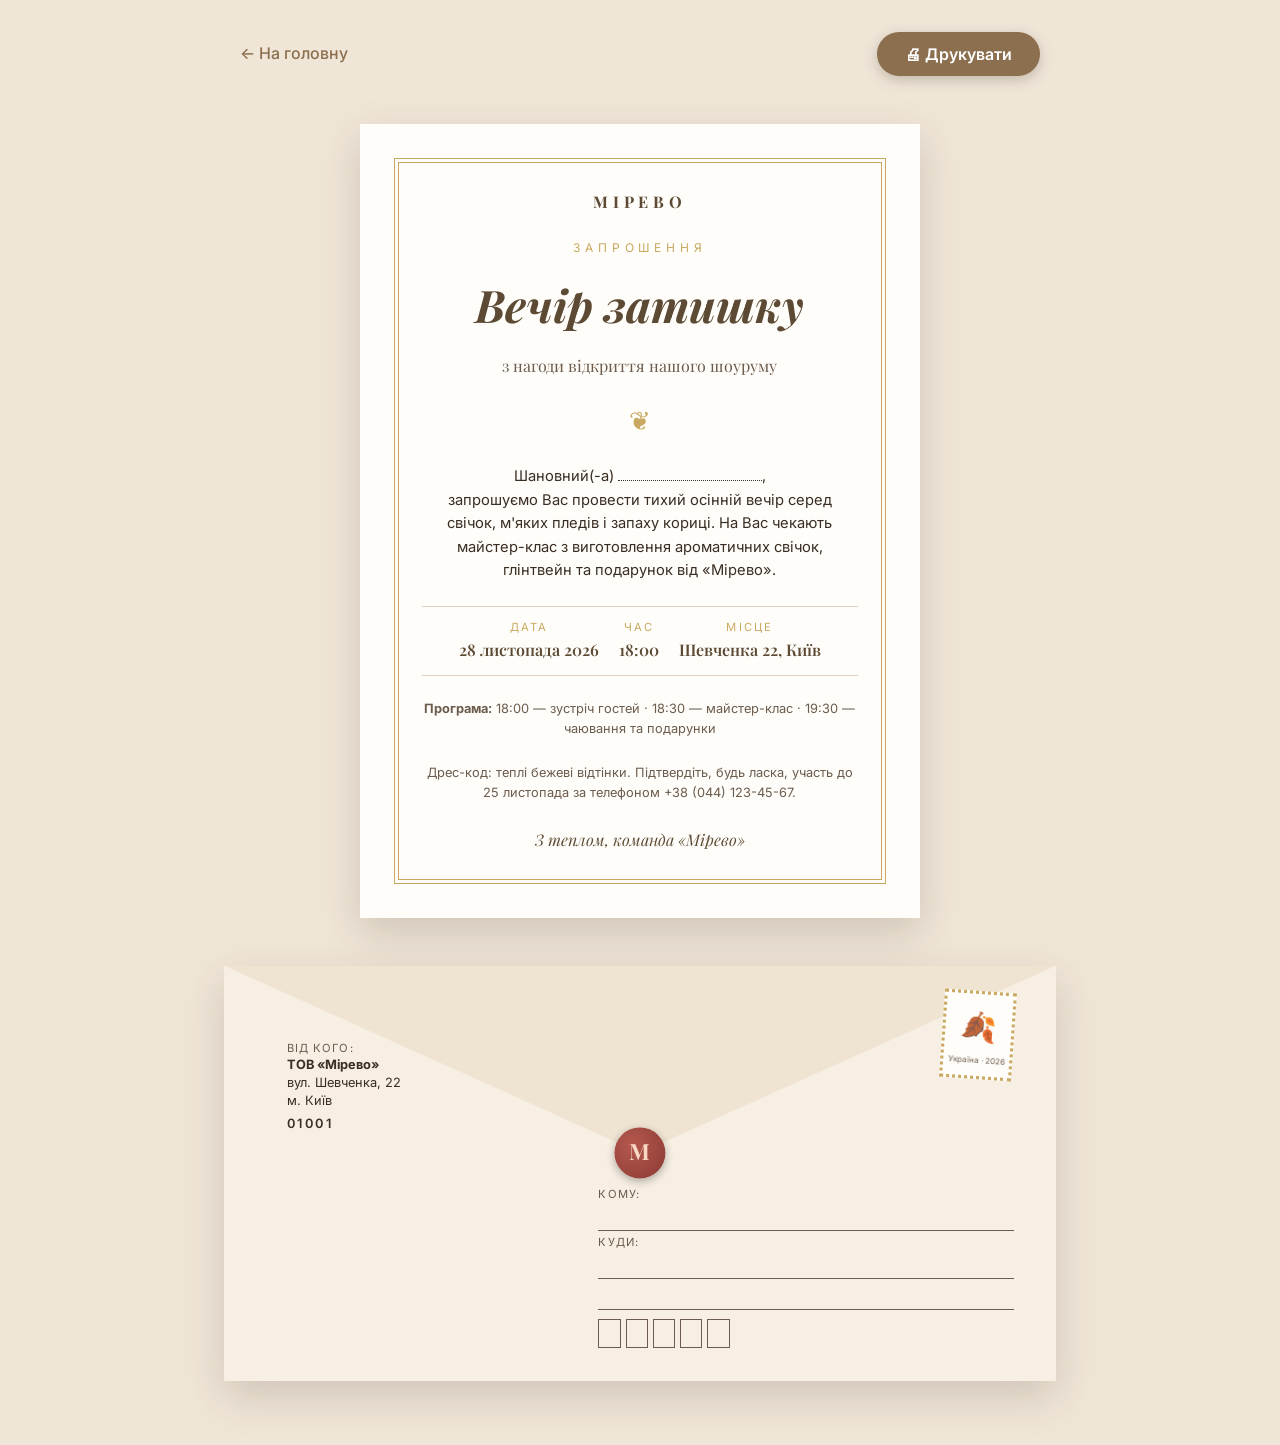
<file: 4 лаба оіт/invitation.html>
<!DOCTYPE html>
<html lang="uk">
<head>
    <meta charset="UTF-8">
    <meta name="viewport" content="width=device-width, initial-scale=1.0">
    <title>Запрошення на «Вечір затишку» — Мірево</title>
    <link rel="preconnect" href="https://fonts.googleapis.com">
    <link rel="preconnect" href="https://fonts.gstatic.com" crossorigin>
    <link href="https://fonts.googleapis.com/css2?family=Inter:wght@400;500;600&family=Playfair+Display:ital,wght@0,400..900;1,400..900&display=swap" rel="stylesheet">
    <link rel="stylesheet" href="css/invitation.css">
</head>
<body>
    <div class="toolbar">
        <a href="index.html" class="toolbar-back">&larr; На головну</a>
        <button type="button" class="btn-print" onclick="window.print()">&#128424; Друкувати</button>
    </div>

    <!-- ===================== ЗАПРОШЕННЯ ===================== -->
    <article class="invitation">
        <div class="invitation-inner">
            <p class="inv-brand">Мірево</p>
            <p class="inv-label">Запрошення</p>

            <h1 class="inv-title">Вечір затишку</h1>
            <p class="inv-subtitle">з нагоди відкриття нашого шоуруму</p>

            <div class="inv-ornament" aria-hidden="true">&#10086;</div>

            <p class="inv-text">
                Шановний(-а) <span class="inv-blank"></span>,<br>
                запрошуємо Вас провести тихий осінній вечір серед свічок, м'яких пледів
                і запаху кориці. На Вас чекають майстер-клас з виготовлення ароматичних свічок,
                глінтвейн та подарунок від «Мірево».
            </p>

            <dl class="inv-details">
                <div>
                    <dt>Дата</dt>
                    <dd><time datetime="2026-11-28">28 листопада 2026</time></dd>
                </div>
                <div>
                    <dt>Час</dt>
                    <dd><time datetime="18:00">18:00</time></dd>
                </div>
                <div>
                    <dt>Місце</dt>
                    <dd>Шевченка 22, Київ</dd>
                </div>
            </dl>

            <p class="inv-program"><strong>Програма:</strong> 18:00 — зустріч гостей · 18:30 — майстер-клас · 19:30 — чаювання та подарунки</p>
            <p class="inv-note">Дрес-код: теплі бежеві відтінки. Підтвердіть, будь ласка, участь до 25 листопада за телефоном +38 (044) 123-45-67.</p>

            <p class="inv-sign">З теплом, команда «Мірево»</p>
        </div>
    </article>

    <!-- ===================== КОНВЕРТ ===================== -->
    <article class="envelope" aria-label="Конверт для запрошення">
        <div class="env-flap" aria-hidden="true"></div>

        <div class="env-sender">
            <p class="env-small">Від кого:</p>
            <p><strong>ТОВ «Мірево»</strong></p>
            <p>вул. Шевченка, 22</p>
            <p>м. Київ</p>
            <p class="env-index">01001</p>
        </div>

        <div class="env-stamp" aria-hidden="true">
            <span>&#127810;</span>
            <small>Україна · 2026</small>
        </div>

        <div class="env-seal" aria-hidden="true">М</div>

        <div class="env-recipient">
            <p class="env-small">Кому:</p>
            <p class="env-line"></p>
            <p class="env-small">Куди:</p>
            <p class="env-line"></p>
            <p class="env-line"></p>
            <div class="env-index-boxes" aria-hidden="true">
                <span></span><span></span><span></span><span></span><span></span>
            </div>
        </div>
    </article>
</body>
</html>
</file>
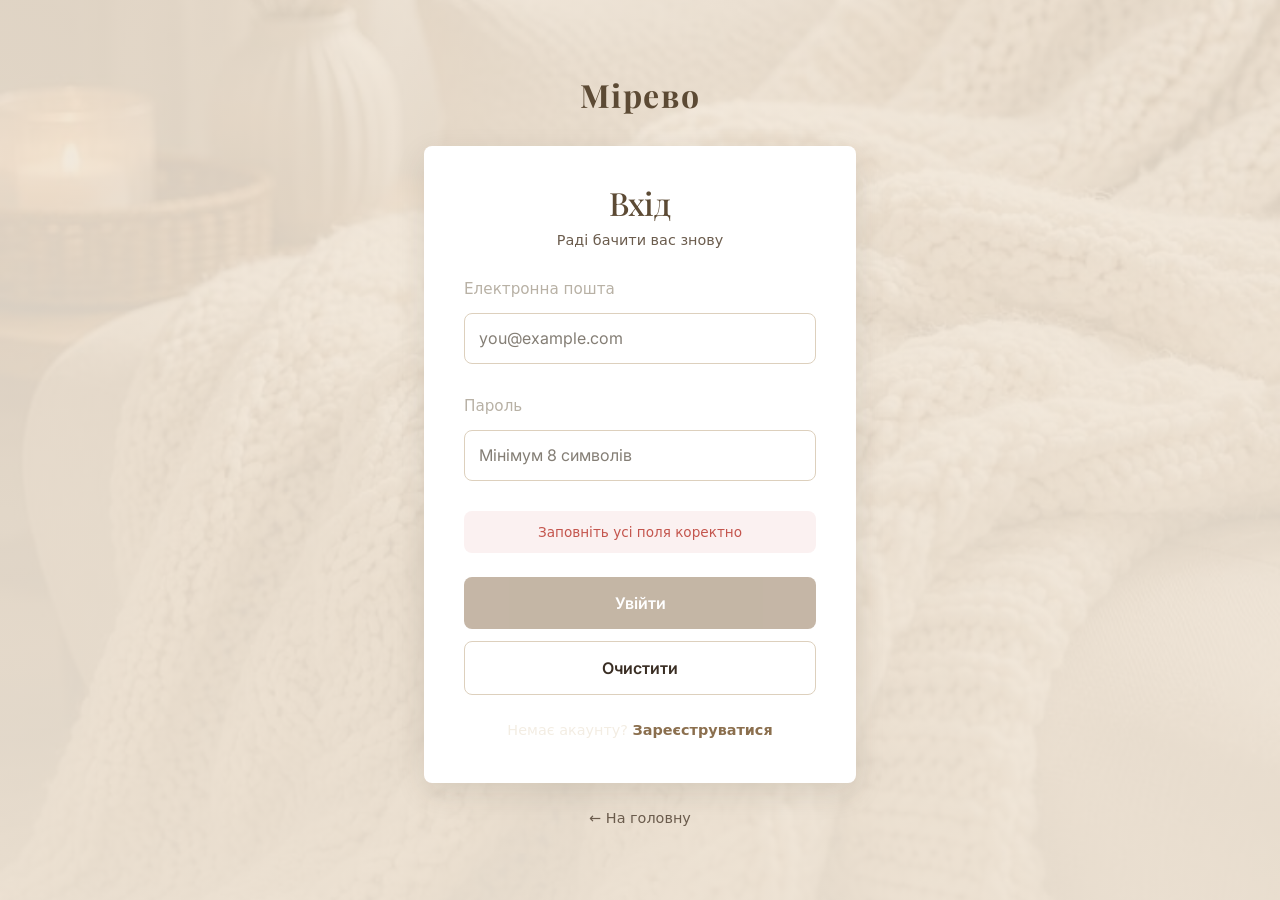
<file: 4 лаба оіт/login.html>
<!DOCTYPE html>
<html lang="uk">
<head>
    <meta charset="UTF-8">
    <meta name="viewport" content="width=device-width, initial-scale=1.0">
    <title>Вхід — Мірево</title>
    <link rel="preconnect" href="https://fonts.googleapis.com">
    <link rel="preconnect" href="https://fonts.gstatic.com" crossorigin>
    <link href="https://fonts.googleapis.com/css2?family=Inter:wght@400;500;600&family=Playfair+Display:ital,wght@0,400..900;1,400..900&display=swap" rel="stylesheet">
    <link rel="stylesheet" href="css/style.css">
    <!-- Стилі цієї сторінки скомпільовані з Sass: scss/auth.scss → css/auth.css -->
    <link rel="stylesheet" href="css/auth.css">
</head>
<body>
    <main class="auth-page">
        <a href="index.html" class="auth-page__logo">Мірево</a>

        <form class="auth-form" action="#" method="post">
            <h1>Вхід</h1>
            <p class="auth-form__subtitle">Раді бачити вас знову</p>

            <div class="field">
                <label for="login-email">Електронна пошта</label>
                <input type="email" id="login-email" name="email" placeholder="you@example.com"
                       pattern="[^@\s]+@[^@\s]+\.[A-Za-z]{2,}" required>
                <span class="hint">Пошта, вказана під час реєстрації</span>
                <span class="error-msg">Введіть коректну адресу, наприклад olena@gmail.com</span>
            </div>

            <div class="field">
                <label for="login-password">Пароль</label>
                <input type="password" id="login-password" name="password" placeholder="Мінімум 8 символів"
                       minlength="8" required>
                <span class="hint">Щонайменше 8 символів</span>
                <span class="error-msg">Пароль має містити щонайменше 8 символів</span>
            </div>

            <p class="form-status" aria-live="polite"></p>

            <button type="submit">Увійти</button>
            <button type="reset">Очистити</button>

            <p class="auth-form__footer">Немає акаунту? <a href="register.html">Зареєструватися</a></p>
        </form>

        <a href="index.html" class="auth-page__back">На головну</a>
    </main>
</body>
</html>
</file>
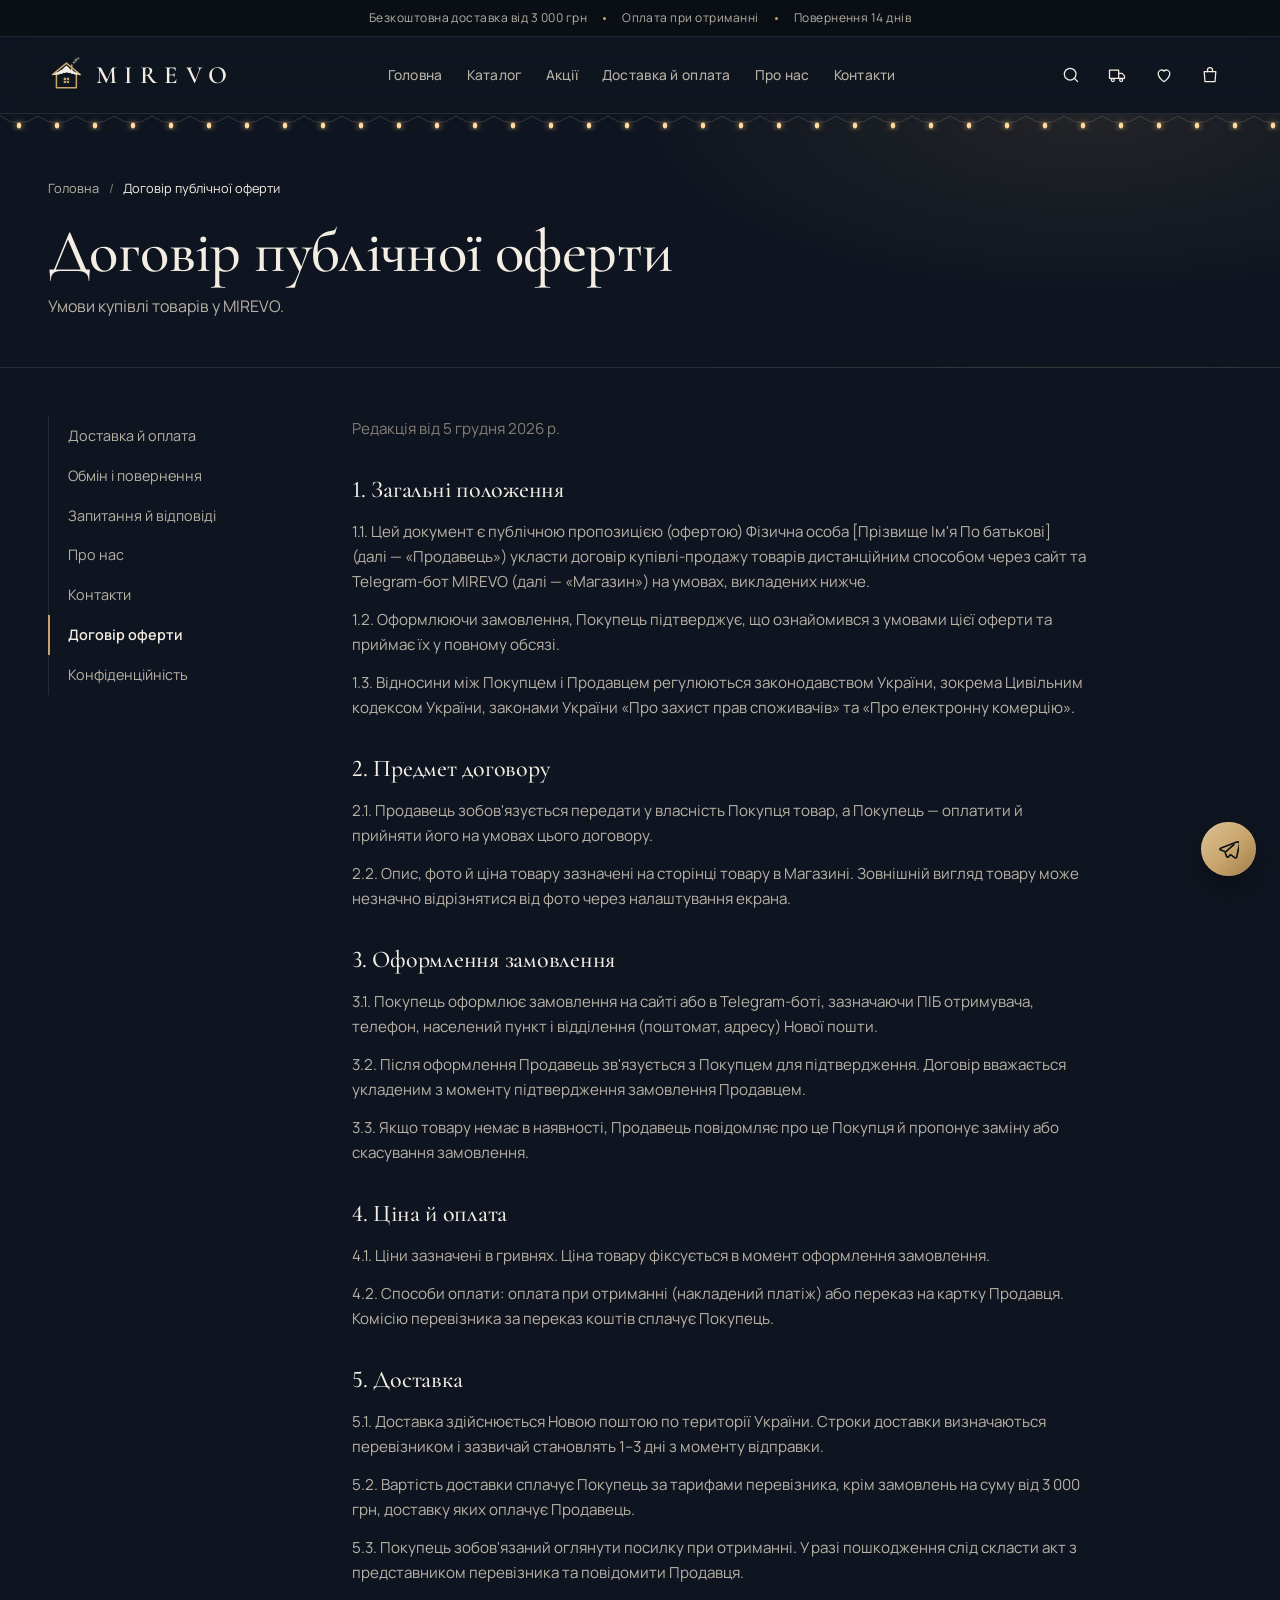
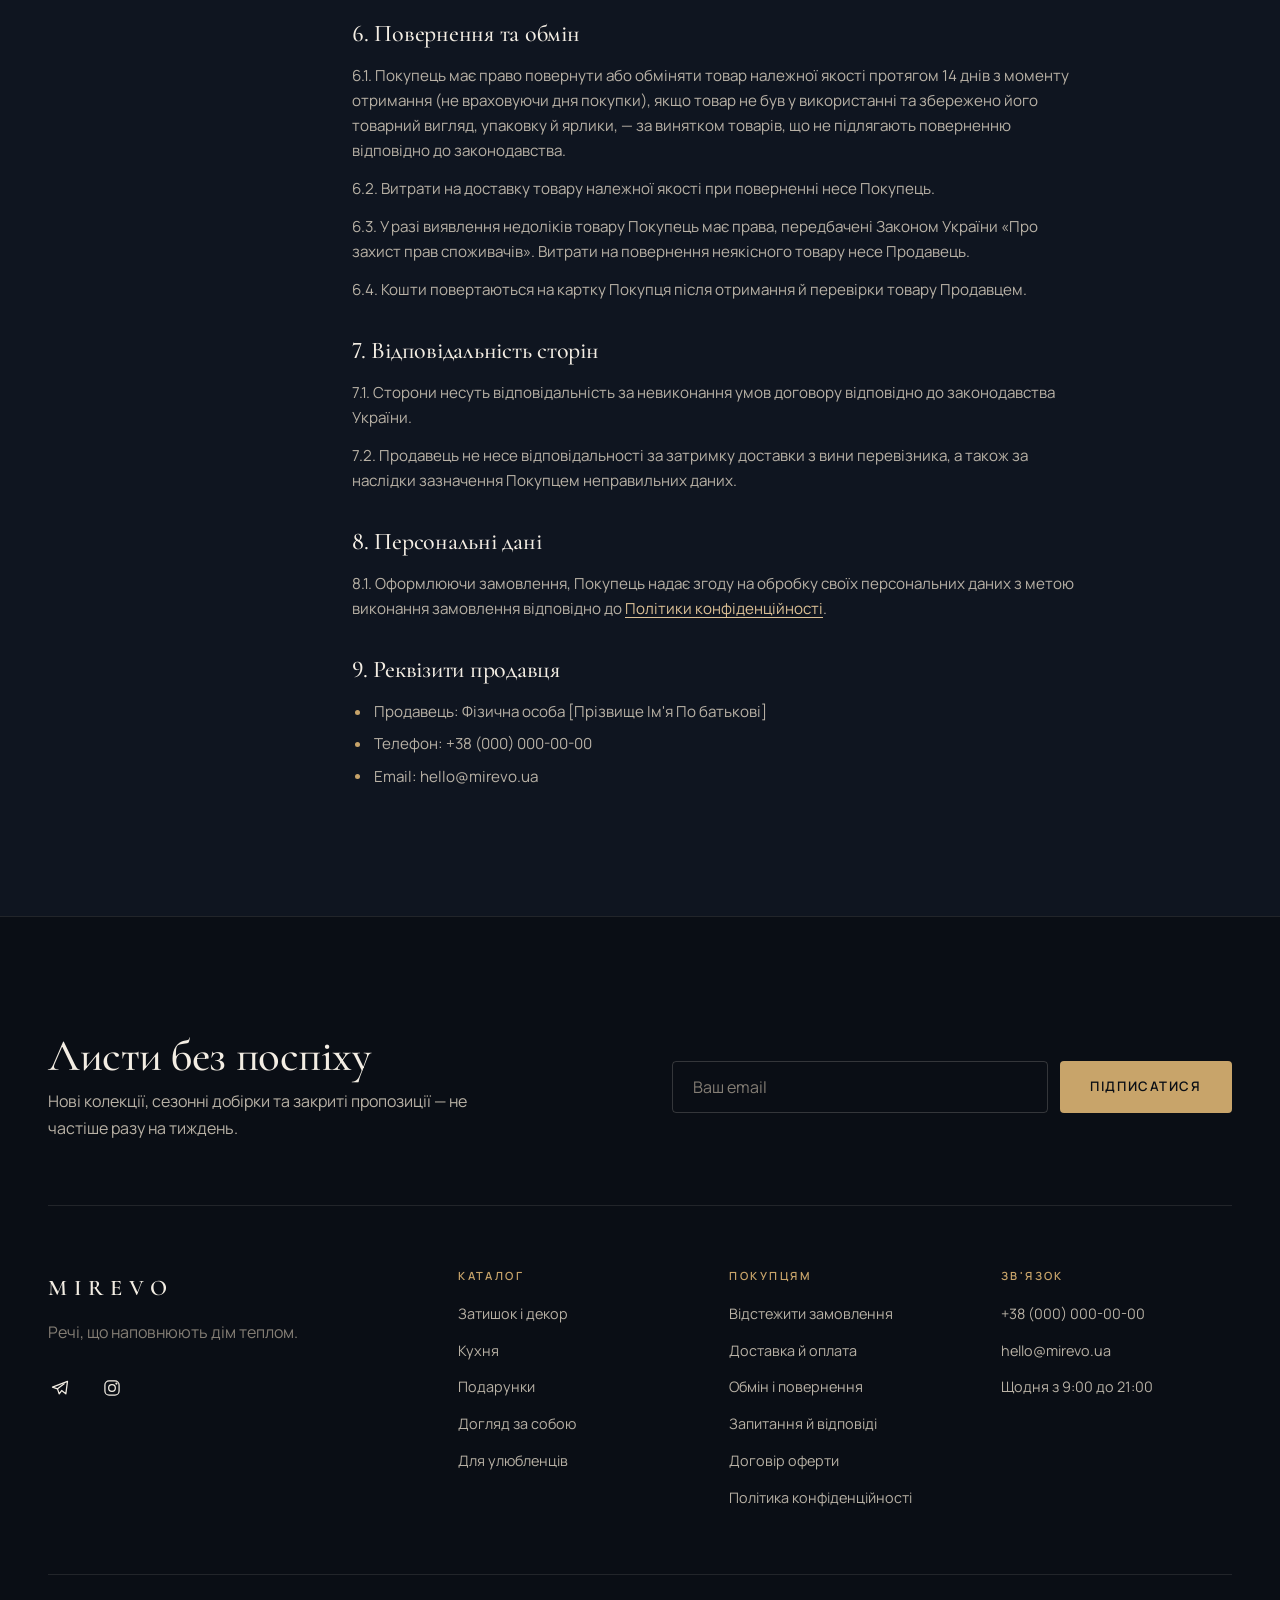
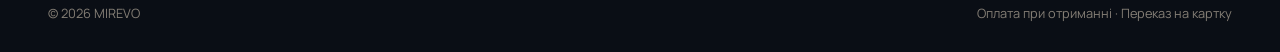
<file: 4 лаба оіт/offer.html>
<!DOCTYPE html>
<html lang="uk">
<head>
    <meta charset="UTF-8">
    <meta name="viewport" content="width=device-width, initial-scale=1.0">
    <title>Договір публічної оферти — MIREVO</title>
    <meta name="description" content="Договір публічної оферти MIREVO.">
    <meta name="theme-color" content="#0f1520">

    <link rel="preconnect" href="https://fonts.googleapis.com">
    <link rel="preconnect" href="https://fonts.gstatic.com" crossorigin>
    <link href="https://fonts.googleapis.com/css2?family=Cormorant+Garamond:ital,wght@0,500;0,600;1,500&family=Manrope:wght@400;500;600;700&display=swap" rel="stylesheet">
    <link rel="stylesheet" href="css/style.css">
    <script>document.documentElement.classList.add('js');</script>
</head>
<body>

    <!-- ================= ІКОНКИ (використовуються через <use>) ================= -->
    <svg width="0" height="0" style="position:absolute" aria-hidden="true">
        <symbol id="i-search" viewBox="0 0 24 24"><circle cx="11" cy="11" r="7"/><path d="m20 20-3.5-3.5"/></symbol>
        <symbol id="i-heart" viewBox="0 0 24 24"><path d="M12 20s-7-4.4-7-10a4 4 0 0 1 7-2.6A4 4 0 0 1 19 10c0 5.6-7 10-7 10z"/></symbol>
        <symbol id="i-bag" viewBox="0 0 24 24"><path d="M5 8h14l-1 12H6z"/><path d="M9 8V6a3 3 0 0 1 6 0v2"/></symbol>
        <symbol id="i-plus" viewBox="0 0 24 24"><path d="M12 5v14M5 12h14"/></symbol>
        <symbol id="i-check" viewBox="0 0 24 24"><path d="m5 12.5 4.5 4.5L19 7"/></symbol>
        <symbol id="i-arrow" viewBox="0 0 24 24"><path d="M5 12h14M13 6l6 6-6 6"/></symbol>
        <symbol id="i-close" viewBox="0 0 24 24"><path d="M6 6l12 12M18 6 6 18"/></symbol>
        <symbol id="i-menu" viewBox="0 0 24 24"><path d="M4 7h16M4 12h16M4 17h10"/></symbol>
        <symbol id="i-truck" viewBox="0 0 24 24"><path d="M3 6h11v10H3zM14 10h4l3 3v3h-7z"/><circle cx="7" cy="18" r="1.8"/><circle cx="17" cy="18" r="1.8"/></symbol>
        <symbol id="i-wallet" viewBox="0 0 24 24"><rect x="3" y="6" width="18" height="13" rx="2"/><path d="M3 10h18M16 14.5h2"/></symbol>
        <symbol id="i-return" viewBox="0 0 24 24"><path d="M9 14 4 9l5-5"/><path d="M4 9h11a5 5 0 0 1 0 10h-4"/></symbol>
        <symbol id="i-gift" viewBox="0 0 24 24"><rect x="3" y="8" width="18" height="4"/><path d="M5 12v8h14v-8M12 8v12"/><path d="M12 8S10.5 4 8 4a2 2 0 0 0 0 4M12 8s1.5-4 4-4a2 2 0 0 1 0 4"/></symbol>
        <symbol id="i-share" viewBox="0 0 24 24"><circle cx="18" cy="5" r="2.5"/><circle cx="6" cy="12" r="2.5"/><circle cx="18" cy="19" r="2.5"/><path d="m8.2 10.9 7.6-4.3M8.2 13.1l7.6 4.3"/></symbol>
        <symbol id="i-filter" viewBox="0 0 24 24"><path d="M4 6h16M7 12h10M10 18h4"/></symbol>
        <symbol id="i-phone" viewBox="0 0 24 24"><path d="M5 4h4l2 5-2.5 1.5a11 11 0 0 0 5 5L15 13l5 2v4a2 2 0 0 1-2 2A16 16 0 0 1 3 6a2 2 0 0 1 2-2"/></symbol>
        <symbol id="i-mail" viewBox="0 0 24 24"><rect x="3" y="5" width="18" height="14" rx="2"/><path d="m3 7 9 6 9-6"/></symbol>
        <symbol id="i-snow" viewBox="0 0 24 24"><path d="M12 2v20M4.2 7l15.6 10M4.2 17 19.8 7"/><path d="m9.5 3.5 2.5 2 2.5-2M9.5 20.5l2.5-2 2.5 2"/></symbol>
        <symbol id="i-telegram" viewBox="0 0 24 24"><path d="M21 4 3 11l6 2 2 6 3-4 5 4z"/><path d="m9 13 8-6"/></symbol>
        <symbol id="i-instagram" viewBox="0 0 24 24"><rect x="3.5" y="3.5" width="17" height="17" rx="5"/><circle cx="12" cy="12" r="4"/><circle cx="17.3" cy="6.7" r=".6"/></symbol>
    </svg>

    <a href="#main" class="skip-link">Перейти до вмісту</a>

    <!-- ================= ВЕРХНЯ СМУЖКА ================= -->
    <div class="announce">
        <div class="container announce-inner">
            <span>Безкоштовна доставка від 3 000 грн</span>
            <span class="announce-dot" aria-hidden="true"></span>
            <span>Оплата при отриманні</span>
            <span class="announce-dot" aria-hidden="true"></span>
            <span>Повернення 14 днів</span>
        </div>
    </div>

    <!-- ================= ШАПКА ================= -->
    <header class="header" id="top">
        <div class="container header-inner">
            <button class="icon-btn menu-btn" type="button" aria-label="Відкрити меню" aria-controls="drawer" aria-expanded="false" data-drawer-open>
                <svg><use href="#i-menu"/></svg>
            </button>

            <a href="index.html" class="logo" aria-label="MIREVO — на головну">
                <svg class="logo-mark" viewBox="0 0 48 48" aria-hidden="true">
                    <g class="logo-smoke">
                        <circle cx="34" cy="7" r="1.6"/>
                        <circle cx="36.5" cy="4" r="2"/>
                        <circle cx="39.5" cy="1.8" r="1.4"/>
                    </g>
                    <path d="M31 10.5v6.5" class="logo-line"/>
                    <path d="M6 23 24 8l18 15" class="logo-line"/>
                    <path d="M11 20v20h26V20" class="logo-line"/>
                    <path class="logo-snow" d="M5 22.6c2-.9 3.6-.3 5-1.6 1.6-1.3 3.4-1 4.6-2.4 1.3-1.6 3.4-1.2 4.6-2.8 1.3-1.6 3-3.4 4.8-4.7 1.8 1.3 3.5 3.1 4.8 4.7 1.2 1.6 3.3 1.2 4.6 2.8 1.2 1.4 3 1.1 4.6 2.4 1.4 1.3 3 .7 5 1.6-1.7 1.3-3.6.9-5 .2-1.6 1-3.4.4-4.6-.8-1.6.6-3.3-.2-4.3-1.5-1.5.4-3.3.4-4.5-.7-1.2 1.1-3 1.1-4.5.7-1 1.3-2.7 2.1-4.3 1.5-1.2 1.2-3 1.8-4.6.8-1.4.7-3.3 1.1-5-.2z"/>
                    <rect x="20.5" y="27" width="3" height="3"/><rect x="24.5" y="27" width="3" height="3"/>
                    <rect x="20.5" y="31" width="3" height="3"/><rect x="24.5" y="31" width="3" height="3"/>
                </svg>
                <span class="logo-word">MIREVO</span>
            </a>

            <nav class="nav" aria-label="Головне меню">
                <ul class="nav-list">
                    <li><a href="index.html">Головна</a></li>
                    <li class="has-mega">
                        <a href="catalog.html" aria-haspopup="true">Каталог</a>
                        <div class="mega" role="menu">
                            <ul class="mega-list" id="mega-list"><!-- з products.js --></ul>
                            <a href="catalog.html?offer=1" class="mega-feature">
                                <img src="images/interior-living.jpg" alt="" loading="lazy">
                                <span class="mega-feature-text">
                                    <small>Сезонна добірка</small>
                                    <b>Зимові пропозиції</b>
                                    <span class="link-arrow">Дивитися <svg><use href="#i-arrow"/></svg></span>
                                </span>
                            </a>
                        </div>
                    </li>
                    <li><a href="catalog.html?offer=1">Акції</a></li>
                    <li><a href="delivery.html">Доставка й оплата</a></li>
                    <li><a href="about.html">Про нас</a></li>
                    <li><a href="contacts.html">Контакти</a></li>
                </ul>
            </nav>

            <div class="header-actions">
                <button class="icon-btn" type="button" aria-label="Пошук" aria-controls="search-panel" aria-expanded="false" data-search-toggle>
                    <svg><use href="#i-search"/></svg>
                </button>
                <button class="icon-btn snow-btn" type="button" aria-label="Сніг" aria-pressed="true" data-snow-toggle title="Сніг">
                    <svg><use href="#i-snow"/></svg>
                </button>
                <a href="favorites.html" class="icon-btn hide-sm" aria-label="Обране">
                    <svg><use href="#i-heart"/></svg>
                    <span class="counter" data-count="fav" hidden>0</span>
                </a>
                <a href="cart.html" class="icon-btn cart-link" aria-label="Кошик">
                    <svg><use href="#i-bag"/></svg>
                    <span class="counter" data-count="cart" hidden>0</span>
                </a>
            </div>
        </div>

        <!-- Пошук -->
        <div class="search-panel" id="search-panel" hidden>
            <form class="container search-form" action="catalog.html" method="get" role="search">
                <svg class="search-icon"><use href="#i-search"/></svg>
                <label for="q" class="visually-hidden">Пошук товарів</label>
                <input type="search" id="q" name="q" placeholder="Свічка, плед, подарунок…" autocomplete="off">
                <button type="button" class="icon-btn" aria-label="Закрити пошук" data-search-toggle>
                    <svg><use href="#i-close"/></svg>
                </button>
            </form>
        </div>

        <!-- Гірлянда -->
        <div class="garland" aria-hidden="true"></div>
    </header>

    <!-- ================= МОБІЛЬНЕ МЕНЮ ================= -->
    <div class="drawer" id="drawer" hidden>
        <div class="drawer-overlay" data-drawer-close></div>
        <aside class="drawer-panel" aria-label="Меню">
            <div class="drawer-head">
                <span class="logo-word">MIREVO</span>
                <button class="icon-btn" type="button" aria-label="Закрити меню" data-drawer-close>
                    <svg><use href="#i-close"/></svg>
                </button>
            </div>
            <form class="drawer-search" action="catalog.html" method="get" role="search">
                <svg><use href="#i-search"/></svg>
                <label for="q-mobile" class="visually-hidden">Пошук</label>
                <input type="search" id="q-mobile" name="q" placeholder="Пошук товарів">
            </form>
            <p class="drawer-label">Каталог</p>
            <ul class="drawer-cats" id="drawer-cats"></ul>
            <ul class="drawer-links">
                <li><a href="catalog.html?offer=1">Акції</a></li>
                <li><a href="favorites.html">Обране</a></li>
                <li><a href="delivery.html">Доставка й оплата</a></li>
                <li><a href="about.html">Про нас</a></li>
                <li><a href="contacts.html">Контакти</a></li>
            </ul>
        </aside>
    </div>

    <main id="main" class="info-page">
        <section class="page-head">
            <div class="container">
                <nav class="breadcrumbs" aria-label="Навігація">
                    <a href="index.html">Головна</a>
                    <span aria-hidden="true">/</span>
                    <span data-crumb-current>Договір публічної оферти</span>
                </nav>
                <h1 class="page-title">Договір публічної оферти</h1>
                <p class="page-sub">Умови купівлі товарів у MIREVO.</p>
            </div>
        </section>

        <div class="container info">
            <nav class="info-nav" aria-label="Інформація для покупців">
                <ul>
                    <li><a href="delivery.html">Доставка й оплата</a></li>
                    <li><a href="delivery.html#returns">Обмін і повернення</a></li>
                    <li><a href="faq.html">Запитання й відповіді</a></li>
                    <li><a href="about.html">Про нас</a></li>
                    <li><a href="contacts.html">Контакти</a></li>
                    <li><a href="offer.html" aria-current="page">Договір оферти</a></li>
                    <li><a href="privacy.html">Конфіденційність</a></li>
                </ul>
            </nav>
            <article class="prose prose-legal">
                <!-- ⚠ ШАБЛОН. Заповни реквізити продавця в js/products.js (CONTACTS.seller…)
                     і перед запуском покажи текст юристу. -->
                <p class="legal-meta">Редакція від <span data-today></span></p>

                <h2>1. Загальні положення</h2>
                <p>1.1. Цей документ є публічною пропозицією (офертою) <span data-contact="seller">[ПІБ продавця]</span> (далі — «Продавець») укласти договір купівлі-продажу товарів дистанційним способом через сайт та Telegram-бот MIREVO (далі — «Магазин») на умовах, викладених нижче.</p>
                <p>1.2. Оформлюючи замовлення, Покупець підтверджує, що ознайомився з умовами цієї оферти та приймає їх у повному обсязі.</p>
                <p>1.3. Відносини між Покупцем і Продавцем регулюються законодавством України, зокрема Цивільним кодексом України, законами України «Про захист прав споживачів» та «Про електронну комерцію».</p>

                <h2>2. Предмет договору</h2>
                <p>2.1. Продавець зобов'язується передати у власність Покупця товар, а Покупець — оплатити й прийняти його на умовах цього договору.</p>
                <p>2.2. Опис, фото й ціна товару зазначені на сторінці товару в Магазині. Зовнішній вигляд товару може незначно відрізнятися від фото через налаштування екрана.</p>

                <h2>3. Оформлення замовлення</h2>
                <p>3.1. Покупець оформлює замовлення на сайті або в Telegram-боті, зазначаючи ПІБ отримувача, телефон, населений пункт і відділення (поштомат, адресу) Нової пошти.</p>
                <p>3.2. Після оформлення Продавець зв'язується з Покупцем для підтвердження. Договір вважається укладеним з моменту підтвердження замовлення Продавцем.</p>
                <p>3.3. Якщо товару немає в наявності, Продавець повідомляє про це Покупця й пропонує заміну або скасування замовлення.</p>

                <h2>4. Ціна й оплата</h2>
                <p>4.1. Ціни зазначені в гривнях. Ціна товару фіксується в момент оформлення замовлення.</p>
                <p>4.2. Способи оплати: оплата при отриманні (накладений платіж) або переказ на картку Продавця. Комісію перевізника за переказ коштів сплачує Покупець.</p>

                <h2>5. Доставка</h2>
                <p>5.1. Доставка здійснюється Новою поштою по території України. Строки доставки визначаються перевізником і зазвичай становлять 1–3 дні з моменту відправки.</p>
                <p>5.2. Вартість доставки сплачує Покупець за тарифами перевізника, крім замовлень на суму від 3 000 грн, доставку яких оплачує Продавець.</p>
                <p>5.3. Покупець зобов'язаний оглянути посилку при отриманні. У разі пошкодження слід скласти акт з представником перевізника та повідомити Продавця.</p>

                <h2>6. Повернення та обмін</h2>
                <p>6.1. Покупець має право повернути або обміняти товар належної якості протягом 14 днів з моменту отримання (не враховуючи дня покупки), якщо товар не був у використанні та збережено його товарний вигляд, упаковку й ярлики, — за винятком товарів, що не підлягають поверненню відповідно до законодавства.</p>
                <p>6.2. Витрати на доставку товару належної якості при поверненні несе Покупець.</p>
                <p>6.3. У разі виявлення недоліків товару Покупець має права, передбачені Законом України «Про захист прав споживачів». Витрати на повернення неякісного товару несе Продавець.</p>
                <p>6.4. Кошти повертаються на картку Покупця після отримання й перевірки товару Продавцем.</p>

                <h2>7. Відповідальність сторін</h2>
                <p>7.1. Сторони несуть відповідальність за невиконання умов договору відповідно до законодавства України.</p>
                <p>7.2. Продавець не несе відповідальності за затримку доставки з вини перевізника, а також за наслідки зазначення Покупцем неправильних даних.</p>

                <h2>8. Персональні дані</h2>
                <p>8.1. Оформлюючи замовлення, Покупець надає згоду на обробку своїх персональних даних з метою виконання замовлення відповідно до <a href="privacy.html">Політики конфіденційності</a>.</p>

                <h2>9. Реквізити продавця</h2>
                <ul class="legal-requisites">
                    <li>Продавець: <span data-contact="seller">[ПІБ продавця]</span></li>
                    <li data-optional="sellerCode">Код: <span data-contact="sellerCode"></span></li>
                    <li data-optional="sellerAddress">Адреса: <span data-contact="sellerAddress"></span></li>
                    <li>Телефон: <span data-contact="phone">+38 (000) 000-00-00</span></li>
                    <li>Email: <span data-contact="email">hello@mirevo.ua</span></li>
                </ul>
            </article>
        </div>
    </main>

    <!-- ================= ФУТЕР ================= -->
    <footer class="footer">
        <div class="container">
            <div class="newsletter reveal">
                <div>
                    <h2>Листи без поспіху</h2>
                    <p>Нові колекції, сезонні добірки та закриті пропозиції — не частіше разу на тиждень.</p>
                </div>
                <form class="newsletter-form" action="#" method="post" data-newsletter>
                    <label for="nl-email" class="visually-hidden">Email</label>
                    <input type="email" id="nl-email" name="email" placeholder="Ваш email" required>
                    <button type="submit" class="btn btn-primary">Підписатися</button>
                </form>
            </div>

            <div class="footer-grid">
                <div class="footer-brand">
                    <a href="index.html" class="logo-word">MIREVO</a>
                    <p>Речі, що наповнюють дім теплом.</p>
                    <div class="socials">
                        <a href="https://t.me/mirevo_shop" target="_blank" rel="noopener" class="icon-btn" aria-label="Telegram-канал MIREVO" data-tg-channel><svg><use href="#i-telegram"/></svg></a>
                        <a href="https://instagram.com/" target="_blank" rel="noopener" class="icon-btn" aria-label="Instagram"><svg><use href="#i-instagram"/></svg></a>
                    </div>
                </div>
                <nav aria-label="Каталог">
                    <h3>Каталог</h3>
                    <ul id="footer-cats"></ul>
                </nav>
                <nav aria-label="Покупцям">
                    <h3>Покупцям</h3>
                    <ul>
                        <li><a href="delivery.html">Доставка й оплата</a></li>
                        <li><a href="delivery.html#returns">Обмін і повернення</a></li>
                        <li><a href="faq.html">Запитання й відповіді</a></li>
                        <li><a href="offer.html">Договір оферти</a></li>
                        <li><a href="privacy.html">Політика конфіденційності</a></li>
                    </ul>
                </nav>
                <div>
                    <h3>Зв'язок</h3>
                    <ul>
                        <li><a href="tel:+380000000000" data-contact="phone">+38 (000) 000-00-00</a></li>
                        <li><a href="mailto:hello@mirevo.ua" data-contact="email">hello@mirevo.ua</a></li>
                        <li><span class="muted" data-contact="hours">Щодня з 9:00 до 21:00</span></li>
                    </ul>
                </div>
            </div>

            <div class="footer-bottom">
                <span>© 2026 MIREVO</span>
                <span>Оплата при отриманні · Переказ на картку</span>
            </div>
        </div>
    </footer>

    <!-- Кнопка «нагору» в шапці Діда Мороза -->
    <a href="#top" class="to-top" id="to-top" aria-label="Повернутися нагору">
        <svg class="to-top-hat" viewBox="0 0 64 40" aria-hidden="true">
            <path d="M8 30C12 12 30 4 44 8c6 2 9 7 11 12l-7 3c-2-5-5-8-10-8-11 0-18 8-20 17z" fill="#b8423b"/>
            <circle cx="56" cy="21" r="5" fill="#f3ede3"/>
            <rect x="4" y="27" width="46" height="10" rx="5" fill="#f3ede3"/>
        </svg>
        <svg class="to-top-arrow" viewBox="0 0 24 24" aria-hidden="true"><path d="M12 19V5M6 11l6-6 6 6"/></svg>
    </a>

    <div class="toast" id="toast" role="status" aria-live="polite"></div>

    <script src="js/products.js"></script>
    <script src="js/main.js"></script>
</body>
</html>
</file>
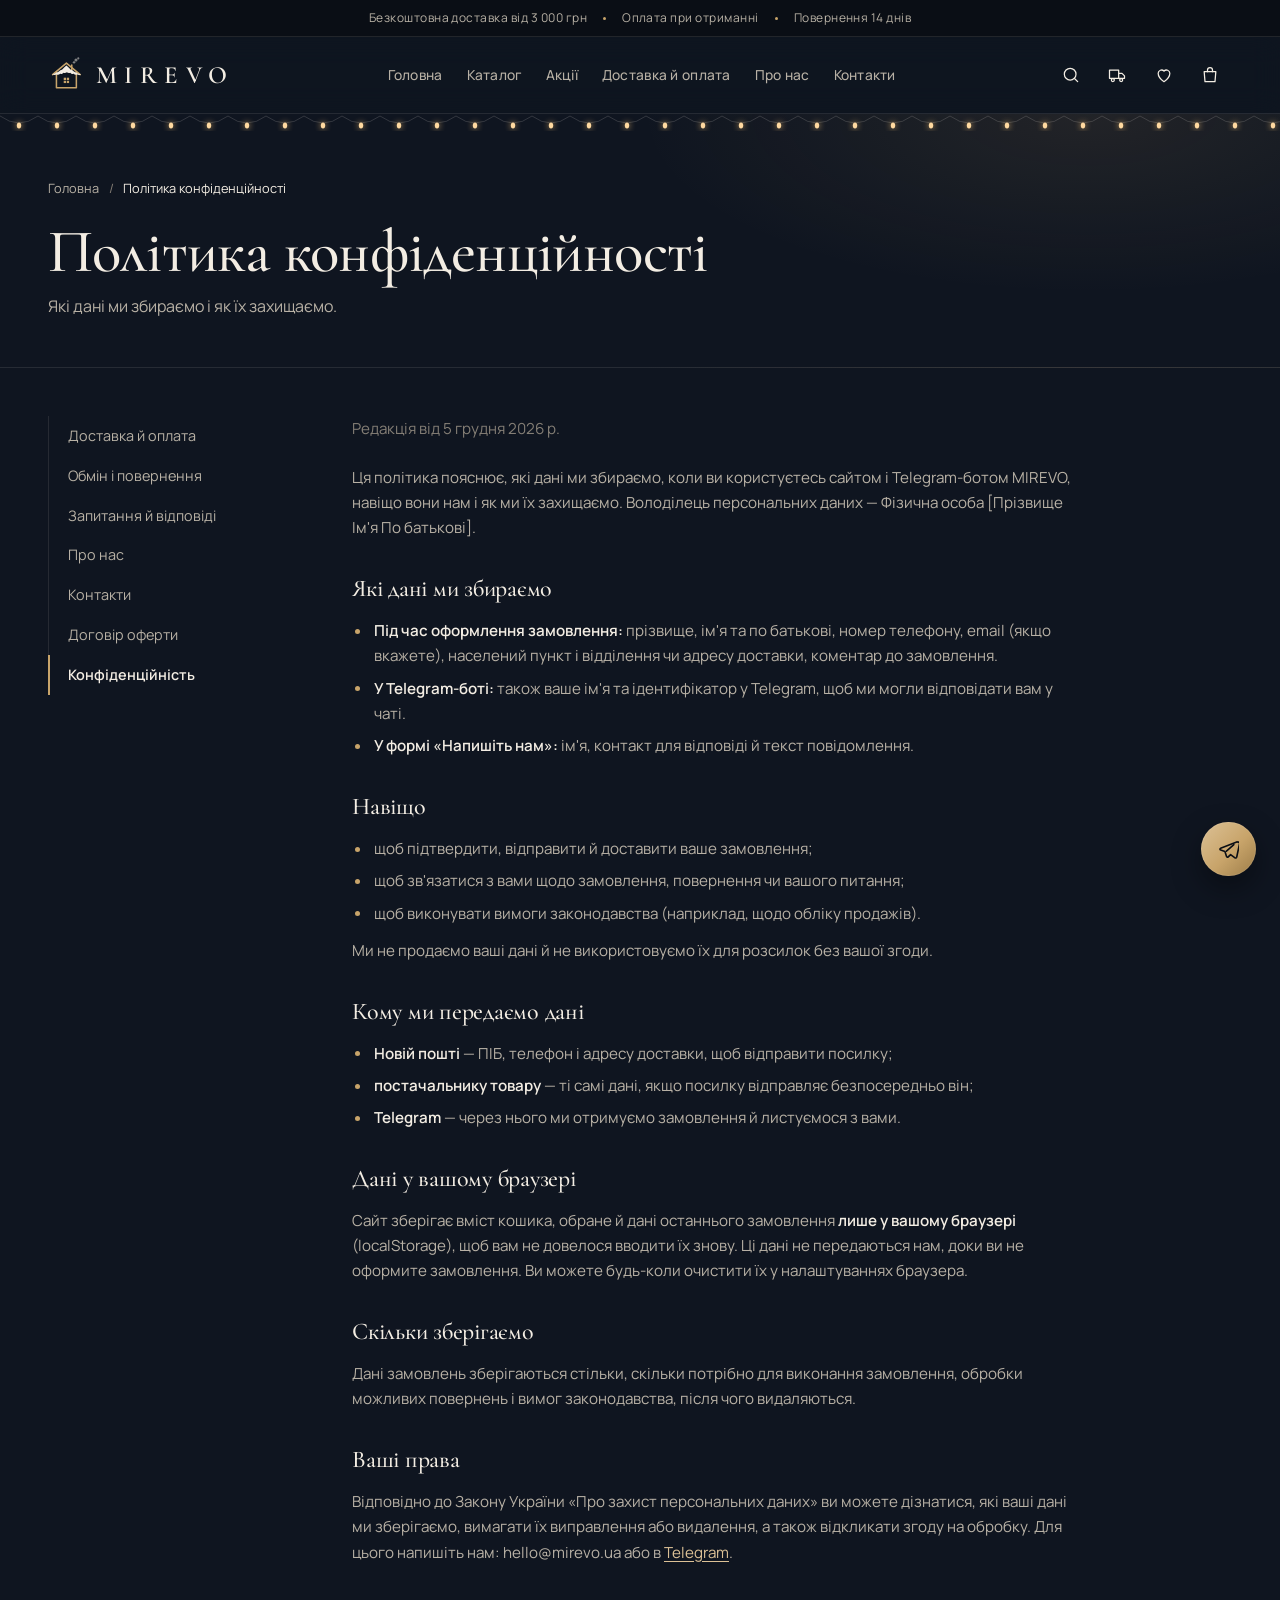
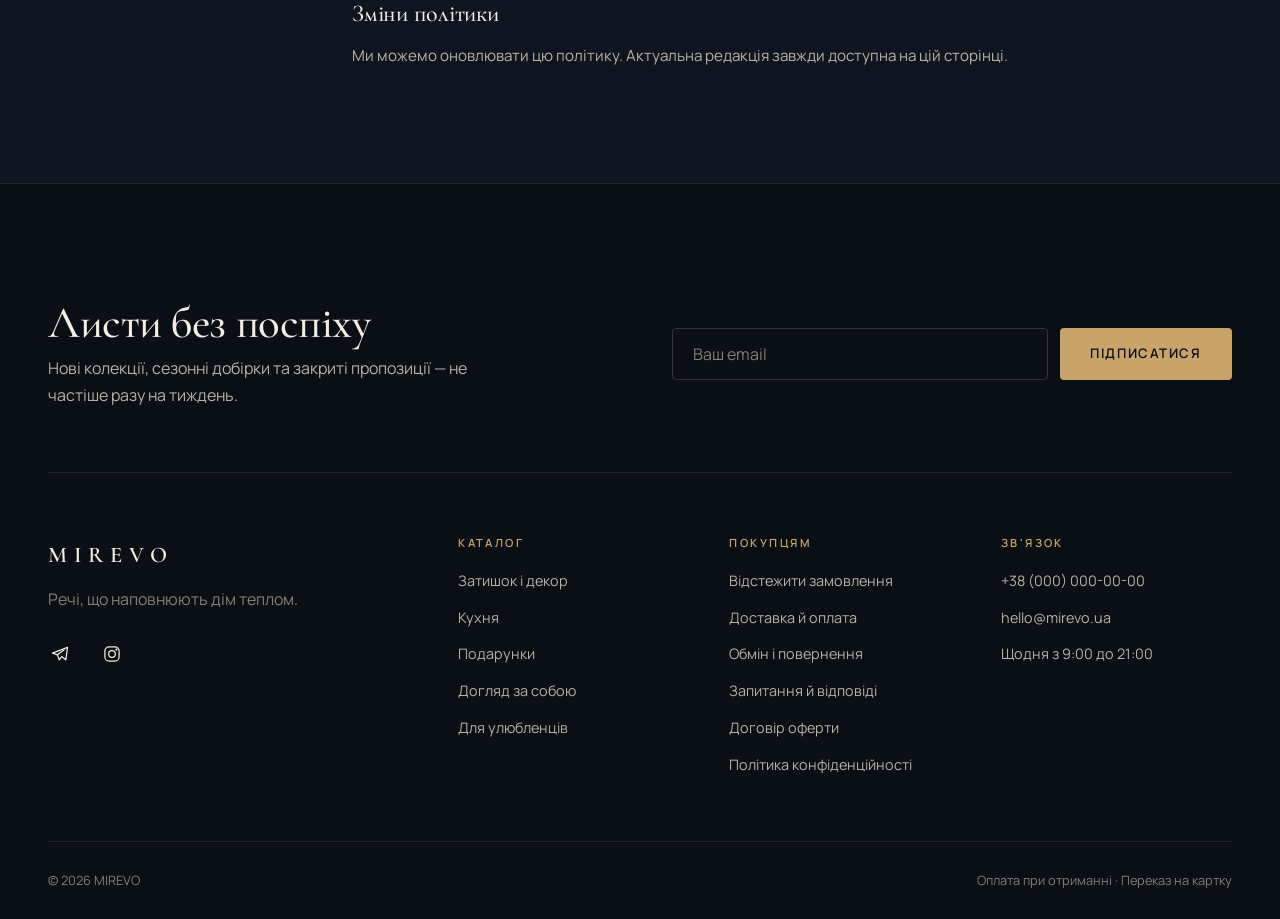
<file: 4 лаба оіт/privacy.html>
<!DOCTYPE html>
<html lang="uk">
<head>
    <meta charset="UTF-8">
    <meta name="viewport" content="width=device-width, initial-scale=1.0">
    <title>Політика конфіденційності — MIREVO</title>
    <meta name="description" content="Політика конфіденційності MIREVO.">
    <meta name="theme-color" content="#0f1520">

    <link rel="preconnect" href="https://fonts.googleapis.com">
    <link rel="preconnect" href="https://fonts.gstatic.com" crossorigin>
    <link href="https://fonts.googleapis.com/css2?family=Cormorant+Garamond:ital,wght@0,500;0,600;1,500&family=Manrope:wght@400;500;600;700&display=swap" rel="stylesheet">
    <link rel="stylesheet" href="css/style.css">
    <script>document.documentElement.classList.add('js');</script>
</head>
<body>

    <!-- ================= ІКОНКИ (використовуються через <use>) ================= -->
    <svg width="0" height="0" style="position:absolute" aria-hidden="true">
        <symbol id="i-search" viewBox="0 0 24 24"><circle cx="11" cy="11" r="7"/><path d="m20 20-3.5-3.5"/></symbol>
        <symbol id="i-heart" viewBox="0 0 24 24"><path d="M12 20s-7-4.4-7-10a4 4 0 0 1 7-2.6A4 4 0 0 1 19 10c0 5.6-7 10-7 10z"/></symbol>
        <symbol id="i-bag" viewBox="0 0 24 24"><path d="M5 8h14l-1 12H6z"/><path d="M9 8V6a3 3 0 0 1 6 0v2"/></symbol>
        <symbol id="i-plus" viewBox="0 0 24 24"><path d="M12 5v14M5 12h14"/></symbol>
        <symbol id="i-check" viewBox="0 0 24 24"><path d="m5 12.5 4.5 4.5L19 7"/></symbol>
        <symbol id="i-arrow" viewBox="0 0 24 24"><path d="M5 12h14M13 6l6 6-6 6"/></symbol>
        <symbol id="i-close" viewBox="0 0 24 24"><path d="M6 6l12 12M18 6 6 18"/></symbol>
        <symbol id="i-menu" viewBox="0 0 24 24"><path d="M4 7h16M4 12h16M4 17h10"/></symbol>
        <symbol id="i-truck" viewBox="0 0 24 24"><path d="M3 6h11v10H3zM14 10h4l3 3v3h-7z"/><circle cx="7" cy="18" r="1.8"/><circle cx="17" cy="18" r="1.8"/></symbol>
        <symbol id="i-wallet" viewBox="0 0 24 24"><rect x="3" y="6" width="18" height="13" rx="2"/><path d="M3 10h18M16 14.5h2"/></symbol>
        <symbol id="i-return" viewBox="0 0 24 24"><path d="M9 14 4 9l5-5"/><path d="M4 9h11a5 5 0 0 1 0 10h-4"/></symbol>
        <symbol id="i-gift" viewBox="0 0 24 24"><rect x="3" y="8" width="18" height="4"/><path d="M5 12v8h14v-8M12 8v12"/><path d="M12 8S10.5 4 8 4a2 2 0 0 0 0 4M12 8s1.5-4 4-4a2 2 0 0 1 0 4"/></symbol>
        <symbol id="i-share" viewBox="0 0 24 24"><circle cx="18" cy="5" r="2.5"/><circle cx="6" cy="12" r="2.5"/><circle cx="18" cy="19" r="2.5"/><path d="m8.2 10.9 7.6-4.3M8.2 13.1l7.6 4.3"/></symbol>
        <symbol id="i-filter" viewBox="0 0 24 24"><path d="M4 6h16M7 12h10M10 18h4"/></symbol>
        <symbol id="i-phone" viewBox="0 0 24 24"><path d="M5 4h4l2 5-2.5 1.5a11 11 0 0 0 5 5L15 13l5 2v4a2 2 0 0 1-2 2A16 16 0 0 1 3 6a2 2 0 0 1 2-2"/></symbol>
        <symbol id="i-mail" viewBox="0 0 24 24"><rect x="3" y="5" width="18" height="14" rx="2"/><path d="m3 7 9 6 9-6"/></symbol>
        <symbol id="i-snow" viewBox="0 0 24 24"><path d="M12 2v20M4.2 7l15.6 10M4.2 17 19.8 7"/><path d="m9.5 3.5 2.5 2 2.5-2M9.5 20.5l2.5-2 2.5 2"/></symbol>
        <symbol id="i-telegram" viewBox="0 0 24 24"><path d="M21 4 3 11l6 2 2 6 3-4 5 4z"/><path d="m9 13 8-6"/></symbol>
        <symbol id="i-instagram" viewBox="0 0 24 24"><rect x="3.5" y="3.5" width="17" height="17" rx="5"/><circle cx="12" cy="12" r="4"/><circle cx="17.3" cy="6.7" r=".6"/></symbol>
    </svg>

    <a href="#main" class="skip-link">Перейти до вмісту</a>

    <!-- ================= ВЕРХНЯ СМУЖКА ================= -->
    <div class="announce">
        <div class="container announce-inner">
            <span>Безкоштовна доставка від 3 000 грн</span>
            <span class="announce-dot" aria-hidden="true"></span>
            <span>Оплата при отриманні</span>
            <span class="announce-dot" aria-hidden="true"></span>
            <span>Повернення 14 днів</span>
        </div>
    </div>

    <!-- ================= ШАПКА ================= -->
    <header class="header" id="top">
        <div class="container header-inner">
            <button class="icon-btn menu-btn" type="button" aria-label="Відкрити меню" aria-controls="drawer" aria-expanded="false" data-drawer-open>
                <svg><use href="#i-menu"/></svg>
            </button>

            <a href="index.html" class="logo" aria-label="MIREVO — на головну">
                <svg class="logo-mark" viewBox="0 0 48 48" aria-hidden="true">
                    <g class="logo-smoke">
                        <circle cx="34" cy="7" r="1.6"/>
                        <circle cx="36.5" cy="4" r="2"/>
                        <circle cx="39.5" cy="1.8" r="1.4"/>
                    </g>
                    <path d="M31 10.5v6.5" class="logo-line"/>
                    <path d="M6 23 24 8l18 15" class="logo-line"/>
                    <path d="M11 20v20h26V20" class="logo-line"/>
                    <path class="logo-snow" d="M5 22.6c2-.9 3.6-.3 5-1.6 1.6-1.3 3.4-1 4.6-2.4 1.3-1.6 3.4-1.2 4.6-2.8 1.3-1.6 3-3.4 4.8-4.7 1.8 1.3 3.5 3.1 4.8 4.7 1.2 1.6 3.3 1.2 4.6 2.8 1.2 1.4 3 1.1 4.6 2.4 1.4 1.3 3 .7 5 1.6-1.7 1.3-3.6.9-5 .2-1.6 1-3.4.4-4.6-.8-1.6.6-3.3-.2-4.3-1.5-1.5.4-3.3.4-4.5-.7-1.2 1.1-3 1.1-4.5.7-1 1.3-2.7 2.1-4.3 1.5-1.2 1.2-3 1.8-4.6.8-1.4.7-3.3 1.1-5-.2z"/>
                    <rect x="20.5" y="27" width="3" height="3"/><rect x="24.5" y="27" width="3" height="3"/>
                    <rect x="20.5" y="31" width="3" height="3"/><rect x="24.5" y="31" width="3" height="3"/>
                </svg>
                <span class="logo-word">MIREVO</span>
            </a>

            <nav class="nav" aria-label="Головне меню">
                <ul class="nav-list">
                    <li><a href="index.html">Головна</a></li>
                    <li class="has-mega">
                        <a href="catalog.html" aria-haspopup="true">Каталог</a>
                        <div class="mega" role="menu">
                            <ul class="mega-list" id="mega-list"><!-- з products.js --></ul>
                            <a href="catalog.html?offer=1" class="mega-feature">
                                <img src="images/interior-living.jpg" alt="" loading="lazy">
                                <span class="mega-feature-text">
                                    <small>Сезонна добірка</small>
                                    <b>Зимові пропозиції</b>
                                    <span class="link-arrow">Дивитися <svg><use href="#i-arrow"/></svg></span>
                                </span>
                            </a>
                        </div>
                    </li>
                    <li><a href="catalog.html?offer=1">Акції</a></li>
                    <li><a href="delivery.html">Доставка й оплата</a></li>
                    <li><a href="about.html">Про нас</a></li>
                    <li><a href="contacts.html">Контакти</a></li>
                </ul>
            </nav>

            <div class="header-actions">
                <button class="icon-btn" type="button" aria-label="Пошук" aria-controls="search-panel" aria-expanded="false" data-search-toggle>
                    <svg><use href="#i-search"/></svg>
                </button>
                <button class="icon-btn snow-btn" type="button" aria-label="Сніг" aria-pressed="true" data-snow-toggle title="Сніг">
                    <svg><use href="#i-snow"/></svg>
                </button>
                <a href="favorites.html" class="icon-btn hide-sm" aria-label="Обране">
                    <svg><use href="#i-heart"/></svg>
                    <span class="counter" data-count="fav" hidden>0</span>
                </a>
                <a href="cart.html" class="icon-btn cart-link" aria-label="Кошик">
                    <svg><use href="#i-bag"/></svg>
                    <span class="counter" data-count="cart" hidden>0</span>
                </a>
            </div>
        </div>

        <!-- Пошук -->
        <div class="search-panel" id="search-panel" hidden>
            <form class="container search-form" action="catalog.html" method="get" role="search">
                <svg class="search-icon"><use href="#i-search"/></svg>
                <label for="q" class="visually-hidden">Пошук товарів</label>
                <input type="search" id="q" name="q" placeholder="Свічка, плед, подарунок…" autocomplete="off">
                <button type="button" class="icon-btn" aria-label="Закрити пошук" data-search-toggle>
                    <svg><use href="#i-close"/></svg>
                </button>
            </form>
        </div>

        <!-- Гірлянда -->
        <div class="garland" aria-hidden="true"></div>
    </header>

    <!-- ================= МОБІЛЬНЕ МЕНЮ ================= -->
    <div class="drawer" id="drawer" hidden>
        <div class="drawer-overlay" data-drawer-close></div>
        <aside class="drawer-panel" aria-label="Меню">
            <div class="drawer-head">
                <span class="logo-word">MIREVO</span>
                <button class="icon-btn" type="button" aria-label="Закрити меню" data-drawer-close>
                    <svg><use href="#i-close"/></svg>
                </button>
            </div>
            <form class="drawer-search" action="catalog.html" method="get" role="search">
                <svg><use href="#i-search"/></svg>
                <label for="q-mobile" class="visually-hidden">Пошук</label>
                <input type="search" id="q-mobile" name="q" placeholder="Пошук товарів">
            </form>
            <p class="drawer-label">Каталог</p>
            <ul class="drawer-cats" id="drawer-cats"></ul>
            <ul class="drawer-links">
                <li><a href="catalog.html?offer=1">Акції</a></li>
                <li><a href="favorites.html">Обране</a></li>
                <li><a href="delivery.html">Доставка й оплата</a></li>
                <li><a href="about.html">Про нас</a></li>
                <li><a href="contacts.html">Контакти</a></li>
            </ul>
        </aside>
    </div>

    <main id="main" class="info-page">
        <section class="page-head">
            <div class="container">
                <nav class="breadcrumbs" aria-label="Навігація">
                    <a href="index.html">Головна</a>
                    <span aria-hidden="true">/</span>
                    <span data-crumb-current>Політика конфіденційності</span>
                </nav>
                <h1 class="page-title">Політика конфіденційності</h1>
                <p class="page-sub">Які дані ми збираємо і як їх захищаємо.</p>
            </div>
        </section>

        <div class="container info">
            <nav class="info-nav" aria-label="Інформація для покупців">
                <ul>
                    <li><a href="delivery.html">Доставка й оплата</a></li>
                    <li><a href="delivery.html#returns">Обмін і повернення</a></li>
                    <li><a href="faq.html">Запитання й відповіді</a></li>
                    <li><a href="about.html">Про нас</a></li>
                    <li><a href="contacts.html">Контакти</a></li>
                    <li><a href="offer.html">Договір оферти</a></li>
                    <li><a href="privacy.html" aria-current="page">Конфіденційність</a></li>
                </ul>
            </nav>
            <article class="prose prose-legal">
                <!-- ⚠ ШАБЛОН. Перед запуском покажи текст юристу. -->
                <p class="legal-meta">Редакція від <span data-today></span></p>

                <p>Ця політика пояснює, які дані ми збираємо, коли ви користуєтесь сайтом і Telegram-ботом MIREVO, навіщо вони нам і як ми їх захищаємо. Володілець персональних даних — <span data-contact="seller">[ПІБ продавця]</span>.</p>

                <h2>Які дані ми збираємо</h2>
                <ul>
                    <li><b>Під час оформлення замовлення:</b> прізвище, ім'я та по батькові, номер телефону, email (якщо вкажете), населений пункт і відділення чи адресу доставки, коментар до замовлення.</li>
                    <li><b>У Telegram-боті:</b> також ваше ім'я та ідентифікатор у Telegram, щоб ми могли відповідати вам у чаті.</li>
                    <li><b>У формі «Напишіть нам»:</b> ім'я, контакт для відповіді й текст повідомлення.</li>
                </ul>

                <h2>Навіщо</h2>
                <ul>
                    <li>щоб підтвердити, відправити й доставити ваше замовлення;</li>
                    <li>щоб зв'язатися з вами щодо замовлення, повернення чи вашого питання;</li>
                    <li>щоб виконувати вимоги законодавства (наприклад, щодо обліку продажів).</li>
                </ul>
                <p>Ми не продаємо ваші дані й не використовуємо їх для розсилок без вашої згоди.</p>

                <h2>Кому ми передаємо дані</h2>
                <ul>
                    <li><b>Новій пошті</b> — ПІБ, телефон і адресу доставки, щоб відправити посилку;</li>
                    <li><b>постачальнику товару</b> — ті самі дані, якщо посилку відправляє безпосередньо він;</li>
                    <li><b>Telegram</b> — через нього ми отримуємо замовлення й листуємося з вами.</li>
                </ul>

                <h2>Дані у вашому браузері</h2>
                <p>Сайт зберігає вміст кошика, обране й дані останнього замовлення <b>лише у вашому браузері</b> (localStorage), щоб вам не довелося вводити їх знову. Ці дані не передаються нам, доки ви не оформите замовлення. Ви можете будь-коли очистити їх у налаштуваннях браузера.</p>

                <h2>Скільки зберігаємо</h2>
                <p>Дані замовлень зберігаються стільки, скільки потрібно для виконання замовлення, обробки можливих повернень і вимог законодавства, після чого видаляються.</p>

                <h2>Ваші права</h2>
                <p>Відповідно до Закону України «Про захист персональних даних» ви можете дізнатися, які ваші дані ми зберігаємо, вимагати їх виправлення або видалення, а також відкликати згоду на обробку. Для цього напишіть нам: <span data-contact="email">hello@mirevo.ua</span> або в <a href="https://t.me/mirevo_ua_bot" data-tg-bot target="_blank" rel="noopener">Telegram</a>.</p>

                <h2>Зміни політики</h2>
                <p>Ми можемо оновлювати цю політику. Актуальна редакція завжди доступна на цій сторінці.</p>
            </article>
        </div>
    </main>

    <!-- ================= ФУТЕР ================= -->
    <footer class="footer">
        <div class="container">
            <div class="newsletter reveal">
                <div>
                    <h2>Листи без поспіху</h2>
                    <p>Нові колекції, сезонні добірки та закриті пропозиції — не частіше разу на тиждень.</p>
                </div>
                <form class="newsletter-form" action="#" method="post" data-newsletter>
                    <label for="nl-email" class="visually-hidden">Email</label>
                    <input type="email" id="nl-email" name="email" placeholder="Ваш email" required>
                    <button type="submit" class="btn btn-primary">Підписатися</button>
                </form>
            </div>

            <div class="footer-grid">
                <div class="footer-brand">
                    <a href="index.html" class="logo-word">MIREVO</a>
                    <p>Речі, що наповнюють дім теплом.</p>
                    <div class="socials">
                        <a href="https://t.me/mirevo_shop" target="_blank" rel="noopener" class="icon-btn" aria-label="Telegram-канал MIREVO" data-tg-channel><svg><use href="#i-telegram"/></svg></a>
                        <a href="https://instagram.com/" target="_blank" rel="noopener" class="icon-btn" aria-label="Instagram"><svg><use href="#i-instagram"/></svg></a>
                    </div>
                </div>
                <nav aria-label="Каталог">
                    <h3>Каталог</h3>
                    <ul id="footer-cats"></ul>
                </nav>
                <nav aria-label="Покупцям">
                    <h3>Покупцям</h3>
                    <ul>
                        <li><a href="delivery.html">Доставка й оплата</a></li>
                        <li><a href="delivery.html#returns">Обмін і повернення</a></li>
                        <li><a href="faq.html">Запитання й відповіді</a></li>
                        <li><a href="offer.html">Договір оферти</a></li>
                        <li><a href="privacy.html">Політика конфіденційності</a></li>
                    </ul>
                </nav>
                <div>
                    <h3>Зв'язок</h3>
                    <ul>
                        <li><a href="tel:+380000000000" data-contact="phone">+38 (000) 000-00-00</a></li>
                        <li><a href="mailto:hello@mirevo.ua" data-contact="email">hello@mirevo.ua</a></li>
                        <li><span class="muted" data-contact="hours">Щодня з 9:00 до 21:00</span></li>
                    </ul>
                </div>
            </div>

            <div class="footer-bottom">
                <span>© 2026 MIREVO</span>
                <span>Оплата при отриманні · Переказ на картку</span>
            </div>
        </div>
    </footer>

    <!-- Кнопка «нагору» в шапці Діда Мороза -->
    <a href="#top" class="to-top" id="to-top" aria-label="Повернутися нагору">
        <svg class="to-top-hat" viewBox="0 0 64 40" aria-hidden="true">
            <path d="M8 30C12 12 30 4 44 8c6 2 9 7 11 12l-7 3c-2-5-5-8-10-8-11 0-18 8-20 17z" fill="#b8423b"/>
            <circle cx="56" cy="21" r="5" fill="#f3ede3"/>
            <rect x="4" y="27" width="46" height="10" rx="5" fill="#f3ede3"/>
        </svg>
        <svg class="to-top-arrow" viewBox="0 0 24 24" aria-hidden="true"><path d="M12 19V5M6 11l6-6 6 6"/></svg>
    </a>

    <div class="toast" id="toast" role="status" aria-live="polite"></div>

    <script src="js/products.js"></script>
    <script src="js/main.js"></script>
</body>
</html>
</file>
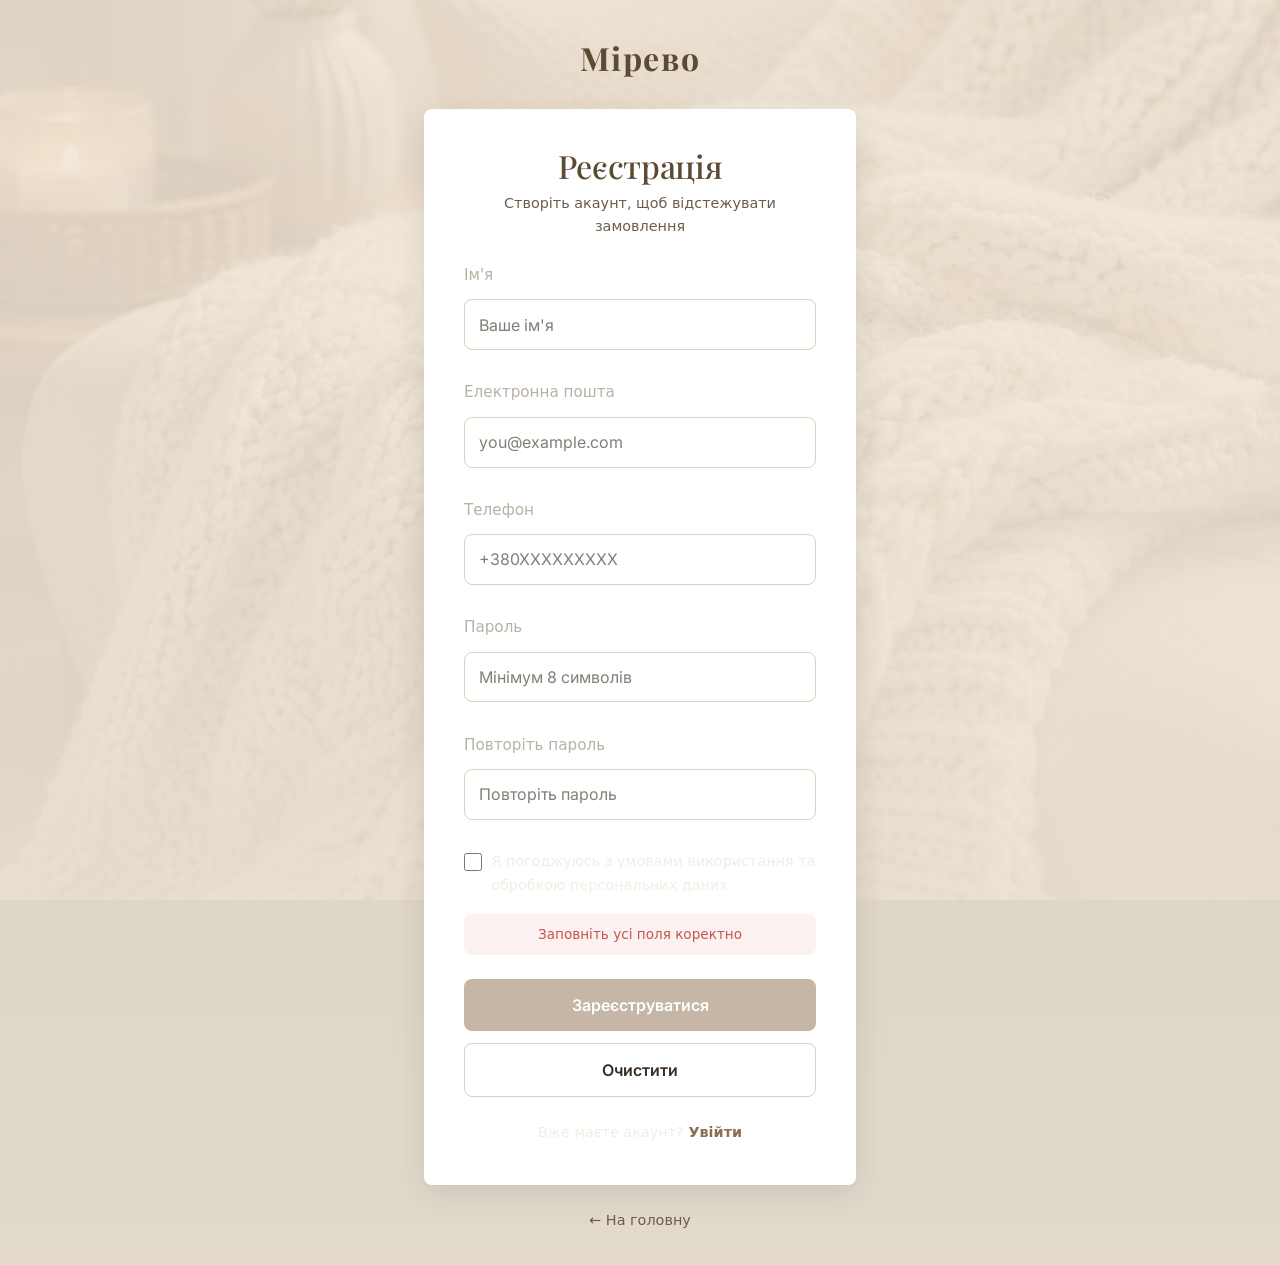
<file: 4 лаба оіт/register.html>
<!DOCTYPE html>
<html lang="uk">
<head>
    <meta charset="UTF-8">
    <meta name="viewport" content="width=device-width, initial-scale=1.0">
    <title>Реєстрація — Мірево</title>
    <link rel="preconnect" href="https://fonts.googleapis.com">
    <link rel="preconnect" href="https://fonts.gstatic.com" crossorigin>
    <link href="https://fonts.googleapis.com/css2?family=Inter:wght@400;500;600&family=Playfair+Display:ital,wght@0,400..900;1,400..900&display=swap" rel="stylesheet">
    <link rel="stylesheet" href="css/style.css">
    <!-- Стилі цієї сторінки скомпільовані з Sass: scss/auth.scss → css/auth.css -->
    <link rel="stylesheet" href="css/auth.css">
</head>
<body>
    <main class="auth-page">
        <a href="index.html" class="auth-page__logo">Мірево</a>

        <form class="auth-form" action="#" method="post">
            <h1>Реєстрація</h1>
            <p class="auth-form__subtitle">Створіть акаунт, щоб відстежувати замовлення</p>

            <div class="field">
                <label for="reg-name">Ім'я</label>
                <input type="text" id="reg-name" name="name" placeholder="Ваше ім'я"
                       pattern="[A-Za-zА-ЩЬЮЯҐЄІЇа-щьюяґєії'ʼ\- ]{2,30}" required>
                <span class="hint">Від 2 до 30 літер (українська або латиниця)</span>
                <span class="error-msg">Ім'я має містити лише літери, від 2 до 30 символів</span>
            </div>

            <div class="field">
                <label for="reg-email">Електронна пошта</label>
                <input type="email" id="reg-email" name="email" placeholder="you@example.com"
                       pattern="[^@\s]+@[^@\s]+\.[A-Za-z]{2,}" required>
                <span class="hint">Наприклад: olena@gmail.com</span>
                <span class="error-msg">Введіть коректну адресу, наприклад olena@gmail.com</span>
            </div>

            <div class="field">
                <label for="reg-phone">Телефон</label>
                <input type="tel" id="reg-phone" name="phone" placeholder="+380XXXXXXXXX"
                       pattern="\+380\d{9}" required>
                <span class="hint">Формат: +380 і ще 9 цифр без пробілів</span>
                <span class="error-msg">Номер має бути у форматі +380XXXXXXXXX</span>
            </div>

            <div class="field">
                <label for="reg-password">Пароль</label>
                <input type="password" id="reg-password" name="password" placeholder="Мінімум 8 символів"
                       minlength="8" pattern="(?=.*\d)(?=.*[A-Za-zА-Яа-яҐЄІЇґєії]).{8,}" required>
                <span class="hint">Щонайменше 8 символів, хоча б одна літера та одна цифра</span>
                <span class="error-msg">Пароль: мінімум 8 символів, літера + цифра</span>
            </div>

            <div class="field">
                <label for="reg-password2">Повторіть пароль</label>
                <input type="password" id="reg-password2" name="password2" placeholder="Повторіть пароль"
                       minlength="8" pattern="(?=.*\d)(?=.*[A-Za-zА-Яа-яҐЄІЇґєії]).{8,}" required>
                <span class="hint">Введіть той самий пароль ще раз</span>
                <span class="error-msg">Пароль: мінімум 8 символів, літера + цифра</span>
            </div>

            <label class="agree">
                <input type="checkbox" name="agree" required>
                <span>Я погоджуюсь з умовами використання та обробкою персональних даних</span>
            </label>

            <p class="form-status" aria-live="polite"></p>

            <button type="submit">Зареєструватися</button>
            <button type="reset">Очистити</button>

            <p class="auth-form__footer">Вже маєте акаунт? <a href="login.html">Увійти</a></p>
        </form>

        <a href="index.html" class="auth-page__back">На головну</a>
    </main>
</body>
</html>
</file>
<file: 4 лаба оіт/css/style.css>
/* =========================================================
   MIREVO — дизайн-система
   Нічна зимова тема: графітово-синя основа, кремовий текст,
   приглушене золото. Без зайвого блиску.
   ========================================================= */

:root {
    /* Основа */
    --ink-950: #0a0e15;
    --ink-900: #0f1520;
    --ink-850: #131a27;
    --ink-800: #18202f;
    --ink-700: #222b3c;
    --ink-600: #2e384b;

    /* Світлі */
    --cream: #f3ede3;
    --cream-2: #e9e1d3;
    --paper: #efe8dc;

    /* Текст */
    --text: #f3ede3;
    --text-2: #b8b1a5;
    --text-3: #847e75;
    --ink-text: #1c1a17;

    /* Акценти */
    --gold: #c8a46a;
    --gold-2: #dcc196;
    --gold-deep: #9c7c48;
    --sale: #d46d5e;

    --line: rgba(243, 237, 227, 0.1);
    --line-2: rgba(243, 237, 227, 0.18);

    /* Шрифти */
    --serif: 'Cormorant Garamond', 'Times New Roman', serif;
    --sans: 'Manrope', system-ui, sans-serif;

    /* Розміри */
    --container: 82rem;
    --gutter: clamp(1.25rem, 4vw, 3rem);
    --section: clamp(4.5rem, 9vw, 8rem);
    --radius: 4px;
    --radius-lg: 10px;

    /* Рух */
    --ease: cubic-bezier(0.22, 1, 0.36, 1);
    --fast: 0.25s var(--ease);
    --slow: 0.7s var(--ease);

    --header-h: 4.75rem;
}

/* ---------- База ---------- */
*,
*::before,
*::after {
    margin: 0;
    padding: 0;
    box-sizing: border-box;
}

html {
    scroll-behavior: smooth;
    scroll-padding-top: calc(var(--header-h) + 1rem);
}

body {
    font-family: var(--sans);
    font-size: 1rem;
    line-height: 1.65;
    color: var(--text);
    background-color: var(--ink-900);
    -webkit-font-smoothing: antialiased;
    text-rendering: optimizeLegibility;
}

body.is-locked {
    overflow: hidden;
}

img {
    display: block;
    max-width: 100%;
}

a {
    color: inherit;
    text-decoration: none;
}

ul {
    list-style: none;
}

button,
input,
select,
textarea {
    font: inherit;
    color: inherit;
}

button {
    background: none;
    border: none;
    cursor: pointer;
}

svg {
    width: 1.25rem;
    height: 1.25rem;
    fill: none;
    stroke: currentColor;
    stroke-width: 1.5;
    stroke-linecap: round;
    stroke-linejoin: round;
    flex-shrink: 0;
}

:focus-visible {
    outline: 1px solid var(--gold);
    outline-offset: 3px;
}

::selection {
    background-color: var(--gold);
    color: var(--ink-900);
}

.container {
    width: 100%;
    max-width: var(--container);
    margin: 0 auto;
    padding: 0 var(--gutter);
}

[hidden] {
    display: none !important;
}

.visually-hidden {
    position: absolute;
    width: 1px;
    height: 1px;
    overflow: hidden;
    clip: rect(0 0 0 0);
    white-space: nowrap;
}

.skip-link {
    position: absolute;
    top: -3rem;
    left: 1rem;
    z-index: 2000;
    padding: 0.6rem 1rem;
    background-color: var(--gold);
    color: var(--ink-900);
}

.skip-link:focus {
    top: 1rem;
}

.muted {
    color: var(--text-3);
}

/* ---------- Типографіка ---------- */
/* Рівні цифри в шрифті Cormorant (інакше «1» схожа на «I») */
h1,
h2,
h3,
.pp-price-now,
.offer-timer-time,
.ny-countdown b,
.budget-sum,
.hero-offer b,
.slide-title {
    font-variant-numeric: lining-nums;
}

h1,
h2,
h3 {
    font-family: var(--serif);
    font-weight: 500;
    line-height: 1.08;
    letter-spacing: -0.01em;
}

h2 {
    font-size: clamp(2.1rem, 4.2vw, 3.4rem);
}

h1 em,
h2 em {
    font-style: italic;
    color: var(--gold-2);
}

.eyebrow {
    display: inline-flex;
    align-items: center;
    gap: 0.75rem;
    margin-bottom: 1.1rem;
    font-size: 0.72rem;
    font-weight: 600;
    letter-spacing: 0.24em;
    text-transform: uppercase;
    color: var(--gold);
}

.eyebrow::before {
    content: '';
    width: 1.75rem;
    height: 1px;
    background-color: currentColor;
}

/* ---------- Кнопки ---------- */
.btn {
    position: relative;
    display: inline-flex;
    align-items: center;
    justify-content: center;
    gap: 0.6rem;
    min-height: 3.25rem;
    padding: 0 1.9rem;
    border-radius: var(--radius);
    font-size: 0.82rem;
    font-weight: 600;
    letter-spacing: 0.12em;
    text-transform: uppercase;
    white-space: nowrap;
    transition: background-color var(--fast), color var(--fast), border-color var(--fast), transform var(--fast);
}

.btn svg {
    width: 1.1rem;
    height: 1.1rem;
    transition: transform var(--fast);
}

.btn:hover svg {
    transform: translateX(4px);
}

.btn-primary {
    background-color: var(--gold);
    color: var(--ink-950);
}

.btn-primary:hover {
    background-color: var(--gold-2);
}

.btn-dark {
    background-color: var(--ink-900);
    color: var(--cream);
}

.btn-dark:hover {
    background-color: var(--ink-700);
}

.btn-outline {
    border: 1px solid var(--line-2);
}

.btn-outline:hover {
    border-color: var(--gold);
    color: var(--gold-2);
}

.btn-ghost {
    border: 1px solid rgba(243, 237, 227, 0.45);
}

.btn-ghost:hover {
    background-color: var(--cream);
    color: var(--ink-900);
}

.btn-text {
    min-height: auto;
    padding: 0.4rem 0;
    color: var(--text);
}

.btn-text::after {
    content: '';
    position: absolute;
    left: 0;
    right: 0;
    bottom: 0;
    height: 1px;
    background-color: currentColor;
    transform: scaleX(0.35);
    transform-origin: left;
    transition: transform var(--fast);
}

.btn-text:hover {
    color: var(--gold-2);
}

.btn-text:hover::after {
    transform: scaleX(1);
}

.link-arrow {
    display: inline-flex;
    align-items: center;
    gap: 0.4rem;
    font-size: 0.78rem;
    font-weight: 600;
    letter-spacing: 0.1em;
    text-transform: uppercase;
    color: var(--gold-2);
}

.link-arrow svg {
    width: 1rem;
    height: 1rem;
}

.icon-btn {
    position: relative;
    display: inline-grid;
    place-items: center;
    width: 2.75rem;
    height: 2.75rem;
    border-radius: 50%;
    color: var(--text);
    transition: color var(--fast), background-color var(--fast);
}

.icon-btn:hover {
    color: var(--gold-2);
    background-color: rgba(243, 237, 227, 0.05);
}

.counter {
    position: absolute;
    top: 0.3rem;
    right: 0.2rem;
    min-width: 1.05rem;
    height: 1.05rem;
    padding: 0 0.25rem;
    border-radius: 999px;
    background-color: var(--gold);
    color: var(--ink-950);
    font-size: 0.62rem;
    font-weight: 700;
    line-height: 1.05rem;
    text-align: center;
}

.counter[hidden] {
    display: none;
}

.counter.pop {
    animation: pop 0.45s var(--ease);
}

@keyframes pop {
    40% { transform: scale(1.45); }
}

/* ---------- Верхня смужка ---------- */
.announce {
    border-bottom: 1px solid var(--line);
    background-color: var(--ink-950);
    font-size: 0.75rem;
    letter-spacing: 0.04em;
    color: var(--text-2);
}

.announce-inner {
    display: flex;
    align-items: center;
    justify-content: center;
    gap: 1rem;
    min-height: 2.25rem;
}

.announce-dot {
    width: 3px;
    height: 3px;
    border-radius: 50%;
    background-color: var(--gold);
}

/* ---------- Шапка ---------- */
.header {
    position: sticky;
    top: 0;
    z-index: 100;
    background-color: rgba(15, 21, 32, 0.86);
    backdrop-filter: blur(14px) saturate(1.2);
    -webkit-backdrop-filter: blur(14px) saturate(1.2);
    border-bottom: 1px solid var(--line);
    transition: background-color var(--fast), box-shadow var(--fast);
}

.header.is-scrolled {
    background-color: rgba(10, 14, 21, 0.94);
    box-shadow: 0 10px 30px rgba(0, 0, 0, 0.25);
}

.header-inner {
    display: flex;
    align-items: center;
    gap: 2rem;
    height: var(--header-h);
    transition: height var(--fast);
}

.header.is-scrolled .header-inner {
    height: 4rem;
}

.menu-btn {
    display: none;
}

/* Логотип */
.logo {
    display: inline-flex;
    align-items: center;
    gap: 0.7rem;
    color: var(--gold);
}

.logo-mark {
    width: 2.3rem;
    height: 2.3rem;
    overflow: visible;
}

.logo-line {
    stroke: currentColor;
    stroke-width: 2;
}

.logo-mark rect {
    fill: currentColor;
    stroke: none;
}

.logo-snow {
    fill: var(--cream);
    stroke: none;
}

.logo-smoke circle {
    fill: rgba(243, 237, 227, 0.5);
    stroke: none;
    transform-box: fill-box;
    animation: smoke 3.6s ease-in infinite;
}

.logo-smoke circle:nth-child(2) { animation-delay: 1.2s; }
.logo-smoke circle:nth-child(3) { animation-delay: 2.4s; }

@keyframes smoke {
    0%   { opacity: 0; transform: translate(-2px, 5px) scale(0.5); }
    35%  { opacity: 0.9; }
    100% { opacity: 0; transform: translate(4px, -6px) scale(1.4); }
}

.logo-word {
    font-family: var(--serif);
    font-size: 1.55rem;
    font-weight: 600;
    letter-spacing: 0.3em;
    color: var(--cream);
}

/* Навігація */
.nav {
    flex: 1;
    display: flex;
    justify-content: center;
}

.nav-list {
    display: flex;
    gap: 2.1rem;
}

.nav-list > li > a {
    position: relative;
    display: flex;
    align-items: center;
    height: var(--header-h);
    font-size: 0.86rem;
    font-weight: 500;
    letter-spacing: 0.02em;
    color: var(--text-2);
    transition: color var(--fast), height var(--fast);
}

.header.is-scrolled .nav-list > li > a {
    height: 4rem;
}

.nav-list > li > a::after {
    content: '';
    position: absolute;
    left: 0;
    right: 0;
    bottom: 1.4rem;
    height: 1px;
    background-color: var(--gold);
    transform: scaleX(0);
    transition: transform var(--fast);
}

.header.is-scrolled .nav-list > li > a::after {
    bottom: 1.1rem;
}

.nav-list > li > a:hover,
.nav-list > li > a[aria-current='page'],
.has-mega:hover > a {
    color: var(--cream);
}

.nav-list > li > a:hover::after,
.nav-list > li > a[aria-current='page']::after {
    transform: scaleX(1);
}

/* Мега-меню */
.has-mega {
    position: relative;
}

.mega {
    position: absolute;
    top: 100%;
    left: 50%;
    display: grid;
    grid-template-columns: 1fr 15rem;
    gap: 1.5rem;
    width: 38rem;
    padding: 1.5rem;
    border: 1px solid var(--line);
    border-radius: var(--radius-lg);
    background-color: var(--ink-850);
    box-shadow: 0 30px 60px rgba(0, 0, 0, 0.45);
    opacity: 0;
    visibility: hidden;
    transform: translate(-50%, 8px);
    transition: opacity var(--fast), transform var(--fast), visibility var(--fast);
}

.has-mega:hover .mega,
.has-mega:focus-within .mega {
    opacity: 1;
    visibility: visible;
    transform: translate(-50%, 0);
}

.mega-list a {
    display: block;
    padding: 0.7rem 0.85rem;
    border-radius: var(--radius);
    transition: background-color var(--fast);
}

.mega-list a:hover {
    background-color: var(--ink-700);
}

.mega-list b {
    display: block;
    font-family: var(--serif);
    font-size: 1.2rem;
    font-weight: 500;
    color: var(--cream);
}

.mega-list span {
    font-size: 0.78rem;
    color: var(--text-3);
}

.mega-feature {
    position: relative;
    display: block;
    border-radius: var(--radius);
    overflow: hidden;
}

.mega-feature img {
    width: 100%;
    height: 100%;
    object-fit: cover;
    transition: transform var(--slow);
}

.mega-feature:hover img {
    transform: scale(1.05);
}

.mega-feature-text {
    position: absolute;
    inset: auto 0 0;
    display: flex;
    flex-direction: column;
    gap: 0.25rem;
    padding: 1.25rem;
    background: linear-gradient(0deg, rgba(10, 14, 21, 0.9), transparent);
}

.mega-feature-text small {
    font-size: 0.68rem;
    letter-spacing: 0.18em;
    text-transform: uppercase;
    color: var(--text-2);
}

.mega-feature-text b {
    font-family: var(--serif);
    font-size: 1.4rem;
    font-weight: 500;
}

/* Дії */
.header-actions {
    display: flex;
    align-items: center;
    gap: 0.15rem;
}

.snow-btn[aria-pressed='false'] {
    color: var(--text-3);
}

.cart-link.bump {
    animation: bump 0.55s var(--ease);
}

@keyframes bump {
    30% { transform: translateY(-4px) rotate(-8deg); }
    60% { transform: translateY(1px) rotate(4deg); }
}

/* Пошук */
.search-panel {
    border-top: 1px solid var(--line);
    background-color: var(--ink-950);
    animation: drop 0.35s var(--ease);
}

@keyframes drop {
    from { opacity: 0; transform: translateY(-8px); }
}

.search-form {
    display: flex;
    align-items: center;
    gap: 1rem;
    height: 5rem;
}

.search-icon {
    width: 1.4rem;
    height: 1.4rem;
    color: var(--gold);
}

.search-form input {
    flex: 1;
    min-width: 0;
    border: none;
    background: transparent;
    font-family: var(--serif);
    font-size: clamp(1.4rem, 3vw, 2rem);
}

.search-form input::placeholder {
    color: var(--text-3);
}

.search-form input:focus {
    outline: none;
}

/* Гірлянда: тонкий дріт і теплі вогники */
.garland {
    position: absolute;
    left: 0;
    right: 0;
    top: 100%;
    height: 18px;
    overflow: hidden;
    pointer-events: none;
}

.garland svg {
    width: 100%;
    height: 18px;
    stroke: none;
}

.garland .wire {
    fill: none;
    stroke: rgba(243, 237, 227, 0.16);
    stroke-width: 1;
}

.garland .bulb {
    fill: #ffd9a0;
    filter: drop-shadow(0 0 3px rgba(255, 200, 120, 0.9));
    animation: twinkle 3s ease-in-out infinite;
}

@keyframes twinkle {
    0%, 100% { opacity: 1; }
    50%      { opacity: 0.35; }
}

/* ---------- Мобільне меню ---------- */
.drawer {
    position: fixed;
    inset: 0;
    z-index: 300;
}

.drawer-overlay {
    position: absolute;
    inset: 0;
    background-color: rgba(5, 8, 12, 0.6);
    animation: fade 0.3s ease;
}

.drawer-panel {
    position: absolute;
    top: 0;
    bottom: 0;
    left: 0;
    width: min(22rem, 88vw);
    padding: 1.25rem 1.5rem 2rem;
    overflow-y: auto;
    background-color: var(--ink-850);
    border-right: 1px solid var(--line);
    animation: slide-in 0.4s var(--ease);
}

@keyframes fade {
    from { opacity: 0; }
}

@keyframes slide-in {
    from { transform: translateX(-100%); }
}

.drawer-head {
    display: flex;
    align-items: center;
    justify-content: space-between;
    margin-bottom: 1.25rem;
}

.drawer-search {
    display: flex;
    align-items: center;
    gap: 0.75rem;
    padding: 0 1rem;
    border: 1px solid var(--line-2);
    border-radius: var(--radius);
    color: var(--text-2);
}

.drawer-search input {
    flex: 1;
    min-width: 0;
    height: 3rem;
    border: none;
    background: transparent;
}

.drawer-search input:focus {
    outline: none;
}

.drawer-label {
    margin: 1.75rem 0 0.5rem;
    font-size: 0.7rem;
    font-weight: 600;
    letter-spacing: 0.22em;
    text-transform: uppercase;
    color: var(--gold);
}

.drawer-cats a {
    display: block;
    padding: 0.55rem 0;
    font-family: var(--serif);
    font-size: 1.45rem;
}

.drawer-links {
    margin-top: 1.5rem;
    padding-top: 1rem;
    border-top: 1px solid var(--line);
}

.drawer-links a {
    display: block;
    padding: 0.55rem 0;
    color: var(--text-2);
}

/* ---------- Перший екран: слайдер банерів ---------- */
.hero {
    --slide-time: 7s;
    position: relative;
    overflow: hidden;
    background-color: var(--ink-900);
}

.snow {
    position: absolute;
    inset: 0;
    z-index: 3;
    width: 100%;
    height: 100%;
    pointer-events: none;
}

.slides {
    position: relative;
    height: clamp(32rem, calc(100vh - 8.5rem), 50rem);
}

.slide {
    position: absolute;
    inset: 0;
    opacity: 0;
    visibility: hidden;
    transition: opacity 0.9s ease, visibility 0.9s ease;
}

.slide.is-active {
    opacity: 1;
    visibility: visible;
}

/* Картка і текст слайда з'являються по черзі */
.slide-card {
    opacity: 0;
    transform: translateY(26px);
    transition: opacity 0.8s var(--ease), transform 0.8s var(--ease);
}

.slide.is-active .slide-card {
    opacity: 1;
    transform: none;
}

.slide-copy > * {
    opacity: 0;
    transform: translateY(22px);
    transition: opacity 0.8s var(--ease), transform 0.8s var(--ease);
}

.slide.is-active .slide-copy > * {
    opacity: 1;
    transform: none;
}

.slide.is-active .slide-copy > :nth-child(2) { transition-delay: 0.12s; }
.slide.is-active .slide-copy > :nth-child(3) { transition-delay: 0.24s; }
.slide.is-active .slide-copy > :nth-child(4) { transition-delay: 0.36s; }

.slide-title {
    margin-bottom: 1.25rem;
    font-size: clamp(2.2rem, 4vw, 3.6rem);
    line-height: 1.04;
}

.slide-text {
    max-width: 28rem;
    margin-bottom: 2rem;
    font-size: 1.05rem;
    color: var(--text-2);
}

.slide-actions {
    display: flex;
    flex-wrap: wrap;
    align-items: center;
    gap: 1.25rem 2.25rem;
}

/* Слайд 1 — банер бренду на всю ширину */
.slide-bg {
    position: absolute;
    inset: 0 0 auto;
    width: 100%;
    height: calc(100% - 5rem);
    object-fit: cover;
    object-position: center 35%;
}

.slide-brand.is-active .slide-bg {
    animation: ken-burns 9s ease-out both;
}

@keyframes ken-burns {
    from { transform: scale(1.07); }
    to   { transform: scale(1); }
}

.slide-brand::after {
    content: '';
    position: absolute;
    inset: 0 0 auto;
    height: calc(100% - 5rem);
    background:
        linear-gradient(0deg, var(--ink-900) 0%, rgba(15, 21, 32, 0.3) 25%, transparent 45%),
        linear-gradient(180deg, rgba(15, 21, 32, 0.4) 0%, transparent 16%);
}

/* Табличка під логотипом: текст зліва, кнопка справа */
.slide-brand-inner {
    position: relative;
    z-index: 2;
    display: flex;
    align-items: flex-end;
    justify-content: center;
    height: 100%;
    padding-bottom: 4rem;
}

.slide-brand .slide-card {
    display: grid;
    grid-template-columns: 1fr auto;
    align-items: center;
    gap: 0.5rem 3rem;
    max-width: 50rem;
    width: 100%;
}

.slide-brand .slide-card .eyebrow {
    grid-column: 1;
    margin-bottom: 0;
}

.slide-brand .slide-card .slide-title {
    grid-column: 1;
    margin-bottom: 0;
}

.slide-brand .slide-card .slide-actions {
    grid-column: 2;
    grid-row: 1 / span 2;
}

/* Кремова картка з текстом (як у референсі) */
.slide-card {
    max-width: 30rem;
    padding: clamp(1.75rem, 3vw, 2.75rem);
    border-radius: var(--radius-lg);
    background-color: var(--paper);
    color: var(--ink-text);
    box-shadow: 0 30px 60px rgba(0, 0, 0, 0.35);
}

.slide-card .eyebrow {
    color: var(--gold-deep);
}

.slide-card .slide-title {
    color: var(--ink-text);
}

.slide-card .slide-title em {
    color: var(--gold-deep);
}

.slide-card .slide-text {
    color: #5c564c;
}

.slide-brand .slide-card .slide-title {
    font-size: clamp(1.8rem, 2.6vw, 2.6rem);
}

/* Слайди 2–3 — текст зліва, фото справа */
.slide-split {
    background:
        radial-gradient(50rem 30rem at 80% 50%, rgba(200, 164, 106, 0.12), transparent 70%),
        linear-gradient(180deg, var(--ink-900), var(--ink-850));
}

.slide-grid {
    position: relative;
    z-index: 2;
    display: grid;
    grid-template-columns: 1fr 1.1fr;
    align-items: center;
    gap: clamp(2rem, 6vw, 6rem);
    height: 100%;
    padding-bottom: 3rem;
}

.slide-media {
    height: min(80%, 34rem);
}

.slide.is-active .slide-media {
    animation: media-in 1.1s var(--ease) both;
}

@keyframes media-in {
    from { opacity: 0; transform: translateX(30px); }
}

/* Колаж подарунків */
.slide-collage {
    display: grid;
    grid-template-columns: 1.25fr 1fr;
    grid-template-rows: repeat(2, minmax(0, 1fr));
    gap: 0.9rem;
}

.slide-collage img {
    width: 100%;
    height: 100%;
    min-height: 0;
    object-fit: cover;
    border-radius: var(--radius-lg);
}

.slide-collage img:first-child {
    grid-row: span 2;
}

/* Акційні товари */
.slide-products {
    display: grid;
    grid-template-columns: repeat(3, 1fr);
    align-items: center;
    gap: 1rem;
}

.hero-offer {
    display: flex;
    flex-direction: column;
    gap: 0.6rem;
    transition: transform var(--fast);
}

.hero-offer:hover {
    transform: translateY(-6px);
}

.slide-products > li:nth-child(2) {
    margin-top: 3rem;
}

.hero-offer-img {
    position: relative;
    aspect-ratio: 3 / 4;
    border-radius: var(--radius-lg);
    overflow: hidden;
}

.hero-offer-img img {
    width: 100%;
    height: 100%;
    object-fit: cover;
}

.hero-offer-img .badge {
    position: absolute;
    top: 0.7rem;
    left: 0.7rem;
}

.hero-offer b {
    font-family: var(--serif);
    font-size: 1.15rem;
    font-weight: 500;
    line-height: 1.2;
}

.hero-offer-price {
    font-size: 0.9rem;
    font-weight: 600;
    color: var(--sale);
}

.hero-offer-price s {
    margin-left: 0.4rem;
    font-weight: 400;
    color: var(--text-3);
}

/* Керування */
.slider-ui {
    position: absolute;
    left: 0;
    right: 0;
    bottom: 1.75rem;
    z-index: 4;
    display: flex;
    align-items: center;
    justify-content: space-between;
}

.slider-dots {
    display: flex;
    gap: 0.6rem;
}

.slider-dot {
    padding: 0.75rem 0;
}

.slider-dot span {
    position: relative;
    display: block;
    width: 3rem;
    height: 2px;
    background-color: rgba(243, 237, 227, 0.22);
    overflow: hidden;
}

.slider-dot span::after {
    content: '';
    position: absolute;
    inset: 0;
    background-color: var(--gold);
    transform: scaleX(0);
    transform-origin: left;
}

.slider-dot.is-active span::after {
    animation: progress var(--slide-time) linear forwards;
}

.hero.is-paused .slider-dot.is-active span::after {
    animation-play-state: paused;
}

.hero.no-autoplay .slider-dot.is-active span::after {
    animation: none;
    transform: none;
}

@keyframes progress {
    to { transform: scaleX(1); }
}

.slider-arrows {
    display: flex;
    gap: 0.5rem;
}

.slider-arrow {
    display: grid;
    place-items: center;
    width: 2.9rem;
    height: 2.9rem;
    border: 1px solid var(--line-2);
    border-radius: 50%;
    background-color: rgba(15, 21, 32, 0.5);
    backdrop-filter: blur(6px);
    transition: background-color var(--fast), border-color var(--fast), color var(--fast);
}

.slider-arrow:hover {
    background-color: var(--cream);
    border-color: var(--cream);
    color: var(--ink-900);
}

.slider-arrow[data-slide-prev] svg {
    transform: rotate(180deg);
}

/* ---------- Переваги ---------- */
.perks {
    border-top: 1px solid var(--line);
    border-bottom: 1px solid var(--line);
    background-color: var(--ink-950);
}

.perks-list {
    display: grid;
    grid-template-columns: repeat(4, 1fr);
}

.perks-list li {
    display: flex;
    align-items: center;
    justify-content: center;
    gap: 1rem;
    padding: 1.6rem 1rem;
}

/* Пункт-посилання на Telegram-канал */
.perk-link {
    padding: 0 !important;
}

.perk-link a {
    display: flex;
    align-items: center;
    justify-content: center;
    gap: 1rem;
    width: 100%;
    height: 100%;
    padding: 1.6rem 1rem;
    transition: background-color var(--fast);
}

.perk-link a:hover {
    background-color: rgba(200, 164, 106, 0.08);
}

.perk-link-title {
    display: inline-flex !important;
    align-items: center;
    gap: 0.45rem;
    transition: color var(--fast);
}

.perk-link a:hover .perk-link-title {
    color: var(--gold-2);
}

.perks-list .perk-arrow {
    width: 0.95rem;
    height: 0.95rem;
    stroke-width: 1.5;
    transition: transform var(--fast);
}

.perk-link a:hover .perk-arrow {
    transform: translateX(4px);
}

.perks-list li + li {
    border-left: 1px solid var(--line);
}

.perks-list svg {
    width: 1.6rem;
    height: 1.6rem;
    color: var(--gold);
    stroke-width: 1.2;
}

.perks-list b {
    display: block;
    font-size: 0.92rem;
    font-weight: 600;
}

.perks-list span {
    font-size: 0.8rem;
    color: var(--text-3);
}

/* ---------- Секції ---------- */
.section {
    padding: var(--section) 0;
}

.section-head {
    display: flex;
    align-items: flex-end;
    justify-content: space-between;
    flex-wrap: wrap;
    gap: 1.5rem 2rem;
    margin-bottom: clamp(2rem, 4vw, 3.25rem);
}

.section-head-center {
    flex-direction: column;
    align-items: center;
    text-align: center;
}

.section-sub {
    max-width: 32rem;
    margin-top: -0.5rem;
    color: var(--text-2);
}

.section-foot {
    margin-top: 3rem;
    text-align: center;
}

/* ---------- Категорії (як «Browse The Range») ---------- */
.range-grid {
    display: grid;
    grid-template-columns: repeat(3, 1fr);
    gap: 1.5rem;
}

.range-item {
    display: flex;
    flex-direction: column;
    align-items: center;
    text-align: center;
}

.range-img {
    width: 100%;
    aspect-ratio: 4 / 5;
    margin-bottom: 1.25rem;
    border-radius: var(--radius-lg);
    overflow: hidden;
}

.range-img img {
    width: 100%;
    height: 100%;
    object-fit: cover;
    transition: transform 1.2s var(--ease), filter var(--fast);
}

.range-item:hover .range-img img {
    transform: scale(1.06);
}

.range-name {
    font-family: var(--serif);
    font-size: 1.7rem;
    font-weight: 500;
    line-height: 1.2;
    transition: color var(--fast);
}

.range-item:hover .range-name {
    color: var(--gold-2);
}

.range-count {
    margin-top: 0.25rem;
    font-size: 0.75rem;
    font-weight: 600;
    letter-spacing: 0.16em;
    text-transform: uppercase;
    color: var(--text-3);
}

.range-soon {
    margin-top: 2.5rem;
    text-align: center;
    font-size: 0.9rem;
    color: var(--text-2);
}

.range-soon span {
    margin-right: 0.35rem;
    font-size: 0.72rem;
    font-weight: 600;
    letter-spacing: 0.18em;
    text-transform: uppercase;
    color: var(--gold);
}

/* ---------- Картки товарів ---------- */
.product-grid {
    display: grid;
    grid-template-columns: repeat(4, 1fr);
    gap: 1.75rem 1.5rem;
}

.product-grid-3 {
    grid-template-columns: repeat(3, 1fr);
}

.card {
    position: relative;
    display: flex;
    flex-direction: column;
    border-radius: var(--radius-lg);
    overflow: hidden;
    background-color: var(--ink-800);
    animation: card-in 0.6s var(--ease) both;
}

@keyframes card-in {
    from { opacity: 0; transform: translateY(14px); }
}

.card-media {
    display: block;
    aspect-ratio: 1 / 1;
    overflow: hidden;
    background-color: var(--ink-700);
}

.card-media img {
    width: 100%;
    height: 100%;
    object-fit: cover;
    transition: transform 1s var(--ease);
}

.card:hover .card-media img {
    transform: scale(1.06);
}

/* Круглі бейджі */
.badge-round {
    position: absolute;
    top: 1rem;
    right: 1rem;
    z-index: 1;
    display: grid;
    place-items: center;
    width: 3rem;
    height: 3rem;
    border-radius: 50%;
    font-size: 0.78rem;
    font-weight: 700;
}

.badge-sale {
    background-color: var(--sale);
    color: #fff;
}

.badge-new {
    background-color: var(--gold);
    color: var(--ink-950);
}

.card-body {
    display: flex;
    flex-direction: column;
    flex: 1;
    gap: 0.25rem;
    padding: 1.1rem 1.25rem 1.35rem;
}

.card-title {
    font-family: var(--sans);
    font-size: 1.05rem;
    font-weight: 600;
    line-height: 1.35;
}

.card-desc {
    font-size: 0.86rem;
    color: var(--text-3);
}

.card-rating {
    font-size: 0.78rem;
    color: var(--text-3);
}

.card-rating b {
    color: var(--gold);
    font-weight: 600;
}

.card-price {
    display: flex;
    align-items: baseline;
    flex-wrap: wrap;
    gap: 0.25rem 0.75rem;
    margin-top: auto;
    padding-top: 0.6rem;
    font-size: 1.08rem;
    font-weight: 600;
}

.card-price .is-sale {
    color: var(--cream);
}

.card-price s {
    font-size: 0.88rem;
    font-weight: 400;
    color: var(--text-3);
}

/* Затемнення з діями */
.card-overlay {
    position: absolute;
    inset: 0;
    z-index: 2;
    display: flex;
    flex-direction: column;
    align-items: center;
    justify-content: center;
    gap: 1.25rem;
    background-color: rgba(10, 14, 21, 0.72);
    backdrop-filter: blur(2px);
    opacity: 0;
    visibility: hidden;
    transition: opacity var(--fast), visibility var(--fast);
}

/* Клік по затемненню (не по кнопках) відкриває товар */
.card-overlay-link {
    position: absolute;
    inset: 0;
}

.card-overlay > button,
.card-overlay > .card-actions {
    position: relative;
    z-index: 1;
}

.card:hover .card-overlay,
.card:focus-within .card-overlay {
    opacity: 1;
    visibility: visible;
}

.card-add {
    display: inline-flex;
    align-items: center;
    justify-content: center;
    gap: 0.55rem;
    min-width: 12rem;
    height: 3rem;
    padding: 0 1.5rem;
    border-radius: var(--radius);
    background-color: var(--cream);
    color: var(--ink-900);
    font-size: 0.8rem;
    font-weight: 700;
    letter-spacing: 0.1em;
    text-transform: uppercase;
    transform: translateY(10px);
    transition: transform var(--fast), background-color var(--fast);
}

.card:hover .card-add,
.card:focus-within .card-add {
    transform: none;
}

.card-add:hover {
    background-color: var(--gold-2);
}

.card-add.is-added,
.card-add.is-in-cart {
    background-color: var(--gold);
}

.card-add svg {
    width: 1.05rem;
    height: 1.05rem;
}

.card-actions {
    display: flex;
    gap: 1.25rem;
}

.card-actions button {
    display: inline-flex;
    align-items: center;
    gap: 0.35rem;
    font-size: 0.82rem;
    font-weight: 600;
    color: var(--cream);
    transition: color var(--fast);
}

.card-actions button:hover {
    color: var(--gold-2);
}

.card-actions svg {
    width: 1rem;
    height: 1rem;
}

.card-fav.is-active svg,
.quick-fav.is-active svg {
    fill: var(--sale);
    stroke: var(--sale);
    animation: pop 0.45s var(--ease);
}

/* Швидкі кнопки — тільки на сенсорних екранах */
.quick-fav,
.quick-add {
    display: none;
}

/* Великі картки пропозицій */
.product-grid-3 .card-media {
    aspect-ratio: 4 / 3.6;
}

.product-grid-3 .card-title {
    font-family: var(--serif);
    font-size: 1.5rem;
    font-weight: 500;
}

/* ---------- Пропозиції ---------- */
.section-offers {
    background-color: var(--ink-850);
}

.offer-timer {
    display: flex;
    flex-direction: column;
    align-items: flex-end;
    gap: 0.25rem;
}

.offer-timer-label {
    font-size: 0.7rem;
    font-weight: 600;
    letter-spacing: 0.2em;
    text-transform: uppercase;
    color: var(--text-3);
}

.offer-timer-time {
    display: flex;
    align-items: baseline;
    gap: 0.2rem;
    font-family: var(--serif);
    font-variant-numeric: lining-nums tabular-nums;
}

.offer-timer-time b {
    font-size: 2rem;
    font-weight: 500;
    color: var(--cream);
}

.offer-timer-time small {
    margin-right: 0.6rem;
    font-family: var(--sans);
    font-size: 0.75rem;
    color: var(--text-3);
}

.offer-timer.is-finished {
    opacity: 0.4;
}

/* ---------- Вкладки ---------- */
.tabs {
    display: flex;
    gap: 0.35rem;
    padding: 0.3rem;
    border: 1px solid var(--line);
    border-radius: 999px;
}

.tab {
    padding: 0.55rem 1.15rem;
    border-radius: 999px;
    font-size: 0.82rem;
    font-weight: 500;
    color: var(--text-2);
    transition: background-color var(--fast), color var(--fast);
}

.tab:hover {
    color: var(--cream);
}

.tab.is-active {
    background-color: var(--cream);
    color: var(--ink-900);
}

/* ---------- Колекція сезону (світла секція) ---------- */
.season {
    background-color: var(--paper);
    color: var(--ink-text);
}

.season-grid {
    display: grid;
    grid-template-columns: 1fr 1fr;
    align-items: center;
    gap: clamp(2.5rem, 7vw, 7rem);
    padding-top: var(--section);
    padding-bottom: var(--section);
}

.season-photo {
    aspect-ratio: 4 / 5;
    border-radius: var(--radius-lg);
    overflow: hidden;
}

.season-photo img {
    width: 100%;
    height: 100%;
    object-fit: cover;
}

.season .eyebrow {
    color: var(--gold-deep);
}

.season h2 {
    margin-bottom: 1.5rem;
    color: var(--ink-text);
}

.season-copy > p {
    max-width: 30rem;
    color: #5c564c;
}

.ny-countdown {
    margin: 2.5rem 0;
    padding: 1.5rem 0;
    border-top: 1px solid rgba(28, 26, 23, 0.12);
    border-bottom: 1px solid rgba(28, 26, 23, 0.12);
}

.ny-countdown > p {
    margin-bottom: 0.75rem;
    font-size: 0.7rem;
    font-weight: 600;
    letter-spacing: 0.22em;
    text-transform: uppercase;
    color: #8a8276;
}

.ny-countdown div {
    display: flex;
    gap: 2.5rem;
}

.ny-countdown span {
    display: flex;
    flex-direction: column;
}

.ny-countdown b {
    font-family: var(--serif);
    font-size: clamp(2.6rem, 5vw, 3.6rem);
    font-weight: 500;
    line-height: 1;
    font-variant-numeric: lining-nums tabular-nums;
}

.ny-countdown small {
    margin-top: 0.4rem;
    font-size: 0.78rem;
    color: #8a8276;
}

/* ---------- Подарунки за бюджетом ---------- */
.section-gifts {
    background-color: var(--ink-850);
}

.budget-grid {
    display: grid;
    grid-template-columns: repeat(3, 1fr);
    gap: 1rem;
}

.budget {
    position: relative;
    display: flex;
    flex-direction: column;
    height: 100%;
    padding: 2.25rem 2rem 2rem;
    border: 1px solid var(--line);
    border-radius: var(--radius-lg);
    background-color: var(--ink-800);
    overflow: hidden;
    transition: border-color var(--fast), transform var(--fast);
}

.budget:hover {
    border-color: var(--gold-deep);
    transform: translateY(-4px);
}

.budget-label {
    font-size: 0.72rem;
    font-weight: 600;
    letter-spacing: 0.2em;
    text-transform: uppercase;
    color: var(--gold);
}

.budget-sum {
    margin: 0.5rem 0 0.75rem;
    font-family: var(--serif);
    font-size: clamp(2.4rem, 4vw, 3.2rem);
    font-weight: 500;
    line-height: 1;
}

.budget p {
    margin-bottom: 1.75rem;
    font-size: 0.9rem;
    color: var(--text-2);
}

.budget-thumbs {
    display: flex;
    margin-top: auto;
    margin-bottom: 1.5rem;
}

.budget-thumbs img {
    width: 3.25rem;
    height: 3.25rem;
    border: 2px solid var(--ink-800);
    border-radius: 50%;
    object-fit: cover;
}

.budget-thumbs img + img {
    margin-left: -0.8rem;
}

/* ---------- Бренд ---------- */
.brand {
    position: relative;
    display: flex;
    align-items: center;
    min-height: 36rem;
    padding: var(--section) 0;
    overflow: hidden;
    isolation: isolate;
}

.brand-bg {
    position: absolute;
    inset: 0;
    z-index: -2;
    width: 100%;
    height: 100%;
    object-fit: cover;
}

.brand::before {
    content: '';
    position: absolute;
    inset: 0;
    z-index: -1;
    background: linear-gradient(90deg, rgba(10, 14, 21, 0.92) 0%, rgba(10, 14, 21, 0.7) 45%, rgba(10, 14, 21, 0.2));
}

.brand-inner h2 {
    margin-bottom: 1.5rem;
    font-size: clamp(2.4rem, 5vw, 4.2rem);
}

.brand-inner > p:not(.eyebrow) {
    max-width: 32rem;
    margin-bottom: 2.25rem;
    color: var(--text-2);
}

/* ---------- Відгуки ---------- */
.reviews-grid {
    display: grid;
    grid-template-columns: repeat(auto-fill, minmax(18rem, 1fr));
    gap: 1rem;
}

.review {
    padding: 2rem;
    border: 1px solid var(--line);
    border-radius: var(--radius-lg);
    background-color: var(--ink-850);
}

.review-stars {
    color: var(--gold);
    letter-spacing: 0.2em;
}

.review blockquote {
    margin: 1rem 0 1.5rem;
    font-family: var(--serif);
    font-size: 1.3rem;
    line-height: 1.35;
}

.review figcaption {
    font-size: 0.85rem;
    color: var(--text-3);
}

/* ---------- Футер ---------- */
.footer {
    padding-top: var(--section);
    border-top: 1px solid var(--line);
    background-color: var(--ink-950);
}

.newsletter {
    display: grid;
    grid-template-columns: 1fr 1fr;
    align-items: center;
    gap: 2rem 4rem;
    padding-bottom: 4rem;
    margin-bottom: 4rem;
    border-bottom: 1px solid var(--line);
}

.newsletter h2 {
    margin-bottom: 0.5rem;
    font-size: clamp(2rem, 3.5vw, 2.8rem);
}

.newsletter p {
    max-width: 28rem;
    color: var(--text-2);
}

.newsletter-form {
    display: flex;
    gap: 0.75rem;
}

.newsletter-form input {
    flex: 1;
    min-width: 0;
    height: 3.25rem;
    padding: 0 1.25rem;
    border: 1px solid var(--line-2);
    border-radius: var(--radius);
    background-color: transparent;
    transition: border-color var(--fast);
}

.newsletter-form input::placeholder {
    color: var(--text-3);
}

.newsletter-form input:focus {
    outline: none;
    border-color: var(--gold);
}

.footer-grid {
    display: grid;
    grid-template-columns: 1.6fr 1fr 1fr 1fr;
    gap: 2.5rem;
}

.footer-brand .logo-word {
    font-size: 1.4rem;
}

.footer-brand p {
    margin: 0.75rem 0 1.25rem;
    color: var(--text-3);
}

.socials {
    display: flex;
    gap: 0.5rem;
    margin-left: -0.6rem;
}

.footer h3 {
    margin-bottom: 1.1rem;
    font-family: var(--sans);
    font-size: 0.7rem;
    font-weight: 600;
    letter-spacing: 0.22em;
    text-transform: uppercase;
    color: var(--gold);
}

.footer li + li {
    margin-top: 0.65rem;
}

.footer li a,
.footer li span {
    font-size: 0.9rem;
    color: var(--text-2);
    transition: color var(--fast);
}

.footer li a:hover {
    color: var(--cream);
}

.footer-bottom {
    display: flex;
    justify-content: space-between;
    flex-wrap: wrap;
    gap: 1rem;
    margin-top: 4rem;
    padding: 1.75rem 0;
    border-top: 1px solid var(--line);
    font-size: 0.8rem;
    color: var(--text-3);
}

/* ---------- Кнопка «нагору» ---------- */
.to-top {
    position: fixed;
    right: 1.5rem;
    bottom: 1.5rem;
    z-index: 90;
    display: grid;
    place-items: center;
    width: 3.25rem;
    height: 3.25rem;
    border: 1px solid var(--line-2);
    border-radius: 50%;
    background-color: rgba(19, 26, 39, 0.9);
    backdrop-filter: blur(8px);
    color: var(--cream);
    box-shadow: 0 10px 30px rgba(0, 0, 0, 0.35);
    opacity: 0;
    visibility: hidden;
    transform: translateY(16px);
    transition: opacity var(--fast), transform var(--fast), visibility var(--fast), border-color var(--fast);
}

.to-top.is-visible {
    opacity: 1;
    visibility: visible;
    transform: none;
}

.to-top:hover {
    border-color: var(--gold);
}

.to-top-arrow {
    width: 1.15rem;
    height: 1.15rem;
    transition: transform var(--fast);
}

.to-top:hover .to-top-arrow {
    transform: translateY(-3px);
}

.to-top-hat {
    position: absolute;
    top: -1.15rem;
    left: 0.15rem;
    width: 2.6rem;
    height: auto;
    stroke: none;
    transform: rotate(-14deg);
    transform-origin: 30% 90%;
    transition: transform var(--fast);
}

.to-top:hover .to-top-hat {
    transform: rotate(-24deg) translateY(-2px);
}

.to-top.is-flying {
    animation: fly-up 0.9s cubic-bezier(0.55, 0, 0.75, 0) forwards;
}

@keyframes fly-up {
    15%  { transform: translateY(6px); }
    100% { transform: translateY(-110vh); }
}

/* ---------- Сповіщення ---------- */
.toast {
    position: fixed;
    left: 50%;
    bottom: 1.5rem;
    z-index: 400;
    display: flex;
    align-items: center;
    gap: 0.75rem;
    max-width: calc(100% - 2rem);
    padding: 0.9rem 1.25rem;
    border: 1px solid var(--line-2);
    border-radius: var(--radius);
    background-color: var(--ink-800);
    box-shadow: 0 20px 40px rgba(0, 0, 0, 0.4);
    font-size: 0.88rem;
    opacity: 0;
    visibility: hidden;
    transform: translate(-50%, 12px);
    transition: opacity var(--fast), transform var(--fast), visibility var(--fast);
}

.toast svg {
    color: var(--gold);
}

.toast a {
    margin-left: 0.5rem;
    font-weight: 600;
    color: var(--gold-2);
    white-space: nowrap;
}

.toast.is-shown {
    opacity: 1;
    visibility: visible;
    transform: translate(-50%, 0);
}

/* ---------- Поява під час прокрутки ---------- */
.js .reveal {
    opacity: 0;
    transform: translateY(24px);
    transition: opacity 0.9s var(--ease), transform 0.9s var(--ease);
}

.js .reveal.is-visible {
    opacity: 1;
    transform: none;
}

.perks-list .reveal:nth-child(2) { transition-delay: 0.08s; }
.perks-list .reveal:nth-child(3) { transition-delay: 0.16s; }
.perks-list .reveal:nth-child(4) { transition-delay: 0.24s; }

/* =========================================================
   АДАПТИВНІСТЬ
   ========================================================= */
@media (max-width: 80rem) {
    .nav-list {
        gap: 1.5rem;
    }
}

@media (max-width: 68rem) {
    :root {
        --header-h: 4.25rem;
    }

    .menu-btn {
        display: inline-grid;
        margin-left: -0.6rem;
    }

    .nav {
        display: none;
    }

    .header-inner {
        justify-content: space-between;
        gap: 0;
    }

    .logo {
        position: absolute;
        left: 50%;
        transform: translateX(-50%);
    }

    .product-grid {
        grid-template-columns: repeat(3, 1fr);
    }


    .perks-list {
        grid-template-columns: repeat(2, 1fr);
    }

    .perks-list li:nth-child(3) {
        border-left: none;
    }

    .perks-list li:nth-child(n + 3) {
        border-top: 1px solid var(--line);
    }

    .footer-grid {
        grid-template-columns: 1fr 1fr;
    }

    .newsletter {
        grid-template-columns: 1fr;
    }
}

@media (max-width: 52rem) {
    /* Слайдер: фото зверху, текст під ним */
    .slides {
        height: 48rem;
    }

    .slide-brand .slide-bg {
        position: relative;
        height: 24rem;
    }

    .slide-brand::after {
        background: linear-gradient(0deg, var(--ink-900) 0%, transparent 35%);
        height: 24rem;
        bottom: auto;
    }

    .slide-brand {
        display: flex;
        flex-direction: column;
    }

    .slide-brand-inner {
        flex: 1;
        align-items: flex-start;
        justify-content: center;
        height: auto;
        margin-top: -3.5rem;
        padding-bottom: 3.5rem;
    }

    .slide-card,
    .slide-brand .slide-card {
        display: block;
        width: 100%;
        max-width: none;
    }

    .slide-brand .slide-card .eyebrow {
        margin-bottom: 1rem;
    }

    .slide-brand .slide-card .slide-title {
        margin-bottom: 1.25rem;
    }

    .slide-brand .slide-bg,
    .slide-brand::after {
        position: relative;
        height: 24rem;
    }

    .slide-brand::after {
        position: absolute;
    }

    .slide-grid {
        grid-template-columns: 1fr;
        align-content: start;
        gap: 2rem;
        padding-top: 1.5rem;
    }

    .slide-media {
        order: -1;
        height: 22rem;
    }

    .slide-products > li:nth-child(2) {
        margin-top: 0;
    }

    .slide-products > li,
    .hero-offer {
        height: 100%;
        min-height: 0;
    }

    .slide-products {
        align-items: stretch;
    }

    .hero-offer-img {
        aspect-ratio: auto;
        flex: 1;
    }

    .slide-title {
        font-size: clamp(2rem, 7vw, 3rem);
        margin-bottom: 1rem;
    }

    .slide-text {
        margin-bottom: 1.5rem;
        font-size: 0.98rem;
    }

    .slider-ui {
        bottom: 1rem;
    }

    .slider-arrows {
        display: none;
    }



    .product-grid,
    .product-grid-3 {
        grid-template-columns: repeat(2, 1fr);
        gap: 2rem 1rem;
    }

    /* Пропозиції — горизонтальна стрічка, яку гортають пальцем */
    .product-grid-3 {
        grid-template-columns: none;
        grid-auto-flow: column;
        grid-auto-columns: minmax(15rem, 46%);
        overflow-x: auto;
        scroll-snap-type: x mandatory;
        scrollbar-width: none;
        margin-right: calc(var(--gutter) * -1);
        padding-right: var(--gutter);
    }

    .product-grid-3::-webkit-scrollbar {
        display: none;
    }

    .product-grid-3 > li {
        scroll-snap-align: start;
    }

    .season-grid {
        grid-template-columns: 1fr;
    }

    .season-photo {
        aspect-ratio: 16 / 12;
    }

    .budget-grid {
        grid-template-columns: 1fr;
    }

    .offer-timer {
        align-items: flex-start;
    }
}

@media (max-width: 36rem) {
    .hide-sm,
    .announce-inner > :nth-child(n + 2) {
        display: none;
    }

    .slides {
        height: 43rem;
    }

    .slide-card .slide-text {
        font-size: 0.92rem;
    }

    .slide-media {
        height: 15rem;
    }

    .slide-brand .slide-bg,
    .slide-brand::after {
        height: 25rem;
    }

    .slide-collage {
        gap: 0.5rem;
    }

    .slide-products {
        gap: 0.5rem;
    }

    .hero-offer b {
        display: none;
    }

    .hero-offer-price {
        font-size: 0.8rem;
    }

    .hero-offer-price s {
        display: none;
    }

    .slide-actions .btn-primary {
        width: 100%;
    }

    .slide-actions {
        gap: 1rem;
    }


    .logo {
        position: static;
        transform: none;
        margin-right: auto;
    }

    .header-inner {
        gap: 0.25rem;
    }

    .icon-btn {
        width: 2.5rem;
        height: 2.5rem;
    }

    .product-grid-3 {
        grid-auto-columns: 78%;
    }

    .announce-inner {
        gap: 0.6rem;
        font-size: 0.7rem;
    }

    .logo-word {
        font-size: 1.3rem;
        letter-spacing: 0.24em;
    }

    .logo-mark {
        width: 1.9rem;
        height: 1.9rem;
    }

    .perks-list {
        grid-template-columns: 1fr;
    }

    .perks-list li,
    .perk-link a {
        justify-content: flex-start;
        padding: 1.1rem 0.25rem;
    }

    .perks-list li + li {
        border-left: none;
        border-top: 1px solid var(--line);
    }

    .section-head {
        align-items: flex-start;
    }

    .tabs {
        width: 100%;
        overflow-x: auto;
    }

    .tab {
        flex: 1;
        white-space: nowrap;
    }





    /* На телефоні немає hover — замість затемнення швидкі кнопки */
    .card-overlay {
        display: none;
    }

    .quick-fav,
    .quick-add {
        position: absolute;
        z-index: 2;
        display: grid;
        place-items: center;
        width: 2.5rem;
        height: 2.5rem;
        border-radius: 50%;
    }

    .quick-fav {
        top: 0.6rem;
        left: 0.6rem;
        background-color: rgba(10, 14, 21, 0.5);
        backdrop-filter: blur(6px);
        color: var(--cream);
    }

    .quick-add {
        right: 0.6rem;
        top: calc(100% - 3.1rem);
        background-color: var(--cream);
        color: var(--ink-900);
    }

    .quick-add.is-added,
    .quick-add.is-in-cart {
        background-color: var(--gold);
    }

    .quick-add span {
        display: none;
    }

    .badge-round {
        top: 0.6rem;
        right: 0.6rem;
        width: 2.5rem;
        height: 2.5rem;
        font-size: 0.68rem;
    }

    .card-body {
        padding: 0.85rem 0.9rem 3.6rem;
    }

    .card-title {
        font-size: 0.92rem;
    }

    .card-desc {
        font-size: 0.78rem;
    }

    .card:hover .card-media img {
        transform: none;
    }

    .product-grid-3 .card-title {
        font-size: 1.2rem;
    }

    .range-grid {
        grid-template-columns: 1fr 1fr;
        gap: 1rem;
    }

    .range-grid > li:first-child {
        grid-column: span 2;
    }

    .range-grid > li:first-child .range-img {
        aspect-ratio: 16 / 11;
    }

    .range-name {
        font-size: 1.3rem;
    }

    .ny-countdown div {
        gap: 1.5rem;
    }

    .brand {
        min-height: 30rem;
    }

    .brand::before {
        background: linear-gradient(0deg, rgba(10, 14, 21, 0.95) 30%, rgba(10, 14, 21, 0.55));
    }

    .newsletter-form {
        flex-direction: column;
    }

    .footer-grid {
        grid-template-columns: 1fr 1fr;
    }

    .footer-brand {
        grid-column: span 2;
    }

    .to-top {
        right: 1rem;
        bottom: 1rem;
    }
}

@media (prefers-reduced-motion: reduce) {
    *,
    *::before,
    *::after {
        animation-duration: 0.01ms !important;
        animation-iteration-count: 1 !important;
        transition-duration: 0.01ms !important;
    }

    html {
        scroll-behavior: auto;
    }
}

/* =========================================================
   СТОРІНКА КАТАЛОГУ
   ========================================================= */
.page-head {
    padding: clamp(2.5rem, 5vw, 4rem) 0 clamp(2rem, 4vw, 3rem);
    border-bottom: 1px solid var(--line);
    background:
        radial-gradient(40rem 16rem at 85% 0%, rgba(200, 164, 106, 0.1), transparent 70%),
        var(--ink-900);
}

.breadcrumbs {
    display: flex;
    flex-wrap: wrap;
    gap: 0.6rem;
    margin-bottom: 1.25rem;
    font-size: 0.8rem;
    color: var(--text-3);
}

.breadcrumbs a {
    color: var(--text-2);
    transition: color var(--fast);
}

.breadcrumbs a:hover {
    color: var(--gold-2);
}

.breadcrumbs [data-crumb-current] {
    color: var(--cream);
}

.page-title {
    margin-bottom: 0.5rem;
    font-size: clamp(2.4rem, 5vw, 3.8rem);
}

.page-sub {
    max-width: 36rem;
    color: var(--text-2);
}

.catalog {
    display: grid;
    grid-template-columns: 16.5rem 1fr;
    align-items: start;
    gap: 3rem;
    padding-top: 2.5rem;
    padding-bottom: var(--section);
}

/* ---------- Фільтри ---------- */
.filters {
    position: sticky;
    top: calc(4rem + 1.5rem);
}

.filters-head {
    display: none;
}

.filter-group {
    margin: 0 0 1.75rem;
    padding: 0 0 1.75rem;
    border: none;
    border-bottom: 1px solid var(--line);
}

.filter-title {
    display: block;
    margin-bottom: 0.9rem;
    padding: 0;
    font-size: 0.7rem;
    font-weight: 600;
    letter-spacing: 0.2em;
    text-transform: uppercase;
    color: var(--gold);
}

.filter-search {
    display: flex;
    align-items: center;
    gap: 0.6rem;
    padding: 0 0.9rem;
    border: 1px solid var(--line-2);
    border-radius: var(--radius);
    color: var(--text-3);
    transition: border-color var(--fast);
}

.filter-search:focus-within {
    border-color: var(--gold);
}

.filter-search svg {
    width: 1.05rem;
    height: 1.05rem;
}

.filter-search input {
    flex: 1;
    min-width: 0;
    height: 2.75rem;
    border: none;
    background: transparent;
    font-size: 0.92rem;
}

.filter-search input:focus {
    outline: none;
}

.filter-cats li + li {
    margin-top: 0.15rem;
}

.filter-cat {
    display: flex;
    align-items: center;
    justify-content: space-between;
    width: 100%;
    padding: 0.55rem 0.75rem;
    border-radius: var(--radius);
    font-size: 0.93rem;
    color: var(--text-2);
    text-align: left;
    transition: background-color var(--fast), color var(--fast);
}

.filter-cat:hover:not(:disabled) {
    background-color: var(--ink-800);
    color: var(--cream);
}

.filter-cat.is-active {
    background-color: var(--ink-700);
    color: var(--cream);
    font-weight: 600;
}

.filter-cat:disabled {
    opacity: 0.4;
    cursor: default;
}

.filter-count {
    font-size: 0.78rem;
    color: var(--text-3);
}

.price-inputs {
    display: grid;
    grid-template-columns: minmax(0, 1fr) auto minmax(0, 1fr);
    align-items: center;
    gap: 0.6rem;
    color: var(--text-3);
}

.price-inputs input {
    width: 100%;
    min-width: 0;
    height: 2.75rem;
    padding: 0 0.8rem;
    border: 1px solid var(--line-2);
    border-radius: var(--radius);
    background: transparent;
    font-size: 0.92rem;
    -moz-appearance: textfield;
    appearance: textfield;
}

.price-inputs input::-webkit-outer-spin-button,
.price-inputs input::-webkit-inner-spin-button {
    -webkit-appearance: none;
}

.price-inputs input:focus {
    outline: none;
    border-color: var(--gold);
}

.price-chips {
    display: flex;
    flex-wrap: wrap;
    gap: 0.4rem;
    margin-top: 0.8rem;
}

.chip {
    display: inline-flex;
    align-items: center;
    gap: 0.4rem;
    padding: 0.4rem 0.8rem;
    border: 1px solid var(--line-2);
    border-radius: 999px;
    font-size: 0.8rem;
    color: var(--text-2);
    transition: border-color var(--fast), color var(--fast), background-color var(--fast);
}

.chip:hover {
    border-color: var(--gold);
    color: var(--cream);
}

.chip.is-active {
    background-color: var(--cream);
    border-color: var(--cream);
    color: var(--ink-900);
}

.chip svg {
    width: 0.85rem;
    height: 0.85rem;
}

.check {
    display: flex;
    align-items: center;
    gap: 0.7rem;
    padding: 0.4rem 0;
    font-size: 0.93rem;
    color: var(--text-2);
    cursor: pointer;
}

.check input {
    width: 1.1rem;
    height: 1.1rem;
    accent-color: var(--gold);
    cursor: pointer;
}

.check:hover {
    color: var(--cream);
}

.filters-reset {
    width: 100%;
}

.filters-apply,
.filters-overlay {
    display: none;
}

/* ---------- Панель над товарами ---------- */
.toolbar {
    display: flex;
    align-items: center;
    gap: 1rem;
    margin-bottom: 1.25rem;
}

.toolbar-filters {
    display: none;
    min-height: 2.75rem;
    padding: 0 1.1rem;
}

.toolbar-filters svg {
    width: 1rem;
    height: 1rem;
}

.toolbar-filters:hover svg {
    transform: none;
}

.toolbar-badge {
    display: inline-grid;
    place-items: center;
    min-width: 1.2rem;
    height: 1.2rem;
    border-radius: 999px;
    background-color: var(--gold);
    color: var(--ink-950);
    font-size: 0.68rem;
}

.toolbar-badge[hidden] {
    display: none;
}

.toolbar-count {
    margin-right: auto;
    font-size: 0.9rem;
    color: var(--text-2);
}

.sort {
    display: flex;
    align-items: center;
    gap: 0.6rem;
    font-size: 0.85rem;
    color: var(--text-3);
}

.sort select {
    height: 2.75rem;
    padding: 0 2.25rem 0 0.9rem;
    border: 1px solid var(--line-2);
    border-radius: var(--radius);
    background: var(--ink-900) url("data:image/svg+xml,%3Csvg xmlns='http://www.w3.org/2000/svg' viewBox='0 0 24 24' fill='none' stroke='%23c8a46a' stroke-width='2'%3E%3Cpath d='m6 9 6 6 6-6'/%3E%3C/svg%3E") no-repeat right 0.75rem center / 0.9rem;
    color: var(--cream);
    font: inherit;
    font-size: 0.88rem;
    appearance: none;
    cursor: pointer;
}

.sort select:focus {
    outline: none;
    border-color: var(--gold);
}

.active-filters {
    display: flex;
    flex-wrap: wrap;
    gap: 0.5rem;
    margin-bottom: 1.5rem;
}

.active-filters[hidden] {
    display: none;
}

.product-grid-catalog {
    grid-template-columns: repeat(3, 1fr);
}

/* ---------- Порожній результат ---------- */
.empty {
    padding: 4rem 1rem;
    border: 1px dashed var(--line-2);
    border-radius: var(--radius-lg);
    text-align: center;
}

.empty svg {
    width: 2.5rem;
    height: 2.5rem;
    margin-bottom: 1rem;
    color: var(--gold);
}

.empty h2 {
    margin-bottom: 0.5rem;
    font-size: 2rem;
}

.empty p {
    margin-bottom: 1.75rem;
    color: var(--text-2);
}

/* ---------- Адаптивність каталогу ---------- */
@media (max-width: 68rem) {
    .catalog {
        grid-template-columns: 1fr;
        gap: 0;
    }

    .toolbar-filters {
        display: inline-flex;
    }

    /* Фільтри виїжджають збоку */
    .filters {
        position: fixed;
        top: 0;
        bottom: 0;
        left: 0;
        z-index: 310;
        display: flex;
        flex-direction: column;
        width: min(22rem, 90vw);
        background-color: var(--ink-850);
        border-right: 1px solid var(--line);
        transform: translateX(-100%);
        transition: transform 0.4s var(--ease);
    }

    .filters-open .filters {
        transform: none;
    }

    .filters-head {
        display: flex;
        align-items: center;
        justify-content: space-between;
        padding: 1rem 1.25rem;
        border-bottom: 1px solid var(--line);
    }

    .filters-head h2 {
        font-size: 1.6rem;
    }

    .filters-form {
        flex: 1;
        overflow-y: auto;
        padding: 1.5rem 1.25rem;
    }

    .filters-apply {
        display: block;
        padding: 1rem 1.25rem;
        border-top: 1px solid var(--line);
    }

    .filters-apply .btn {
        width: 100%;
    }

    .filters-overlay {
        position: fixed;
        inset: 0;
        z-index: 305;
        background-color: rgba(5, 8, 12, 0.6);
    }

    .filters-open .filters-overlay {
        display: block;
        animation: fade 0.3s ease;
    }

    .product-grid-catalog {
        grid-template-columns: repeat(3, 1fr);
    }
}

@media (max-width: 52rem) {
    .product-grid-catalog {
        grid-template-columns: repeat(2, 1fr);
    }
}

@media (max-width: 36rem) {
    .toolbar {
        flex-wrap: wrap;
        gap: 0.6rem;
    }

    .toolbar-filters {
        padding: 0 0.9rem;
        font-size: 0.75rem;
    }

    .sort select {
        max-width: 11.5rem;
        font-size: 0.82rem;
    }

    .toolbar-count {
        order: 3;
        width: 100%;
        margin: 0.25rem 0 0;
    }

    .sort {
        margin-left: auto;
    }

    .sort span {
        display: none;
    }
}

/* =========================================================
   СТОРІНКА ТОВАРУ
   ========================================================= */
.pp-crumbs {
    padding-top: 2rem;
    margin-bottom: 2rem;
}

.pp {
    display: grid;
    grid-template-columns: 1.1fr 1fr;
    align-items: start;
    gap: clamp(2rem, 5vw, 5rem);
    padding-bottom: var(--section);
}

/* Галерея */
.pp-gallery {
    position: sticky;
    top: calc(4rem + 1.5rem);
}

.pp-photo {
    position: relative;
    aspect-ratio: 1 / 1;
    border-radius: var(--radius-lg);
    overflow: hidden;
    background-color: var(--ink-800);
}

.pp-photo img {
    width: 100%;
    height: 100%;
    object-fit: cover;
    animation: fade 0.5s ease;
}

.pp-badges {
    position: absolute;
    top: 0;
    right: 0;
}

.pp-badges .badge-round {
    top: 1.25rem;
    right: 1.25rem;
    width: 3.5rem;
    height: 3.5rem;
    font-size: 0.85rem;
}

.pp-badges .badge-round + .badge-round {
    top: 5.25rem;
}

.pp-thumbs {
    display: grid;
    grid-template-columns: repeat(5, 1fr);
    gap: 0.75rem;
    margin-top: 0.75rem;
}

.pp-thumb {
    display: block;
    width: 100%;
    aspect-ratio: 1 / 1;
    border: 2px solid transparent;
    border-radius: var(--radius);
    overflow: hidden;
    opacity: 0.6;
    transition: opacity var(--fast), border-color var(--fast);
}

.pp-thumb img {
    width: 100%;
    height: 100%;
    object-fit: cover;
}

.pp-thumb:hover,
.pp-thumb.is-active {
    opacity: 1;
}

.pp-thumb.is-active {
    border-color: var(--gold);
}

/* Інформація */
.pp-cat {
    display: inline-block;
    margin-bottom: 0.75rem;
    font-size: 0.72rem;
    font-weight: 600;
    letter-spacing: 0.2em;
    text-transform: uppercase;
    color: var(--gold);
}

.pp-cat:hover {
    color: var(--gold-2);
}

.pp-title {
    margin-bottom: 0.75rem;
    font-size: clamp(2.2rem, 4vw, 3.4rem);
}

.pp-desc {
    margin-bottom: 0.5rem;
    font-size: 1.05rem;
    color: var(--text-2);
}

.pp-rating {
    font-size: 0.9rem;
    color: var(--text-3);
}

.pp-rating b {
    color: var(--gold);
}

.pp-price {
    display: flex;
    flex-wrap: wrap;
    align-items: baseline;
    gap: 0.5rem 1rem;
    margin: 1.75rem 0 0.5rem;
}

.pp-price-now {
    font-family: var(--serif);
    font-size: 2.6rem;
    font-weight: 600;
    line-height: 1;
}

.pp-price-now.is-sale {
    color: var(--cream);
}

.pp-price-old {
    font-size: 1.15rem;
    color: var(--text-3);
}

.pp-save {
    padding: 0.3rem 0.7rem;
    border-radius: 999px;
    background-color: rgba(212, 109, 94, 0.15);
    color: #f0a196;
    font-size: 0.8rem;
    font-weight: 600;
}

.pp-offer {
    font-size: 0.88rem;
    color: var(--text-2);
}

.pp-offer b {
    color: var(--cream);
    font-variant-numeric: lining-nums tabular-nums;
}

/* Покупка */
.pp-buy {
    display: flex;
    gap: 0.75rem;
    margin: 2rem 0 1rem;
}

.qty {
    display: flex;
    align-items: center;
    border: 1px solid var(--line-2);
    border-radius: var(--radius);
}

.qty-btn {
    width: 2.75rem;
    height: 3.25rem;
    font-size: 1.25rem;
    color: var(--text-2);
    transition: color var(--fast);
}

.qty-btn:hover {
    color: var(--gold-2);
}

.qty input {
    width: 2.5rem;
    border: none;
    background: transparent;
    text-align: center;
    font-weight: 600;
    -moz-appearance: textfield;
    appearance: textfield;
}

.qty input::-webkit-outer-spin-button,
.qty input::-webkit-inner-spin-button {
    -webkit-appearance: none;
}

.qty input:focus {
    outline: none;
}

.pp-add {
    flex: 1;
}

.pp-add.is-added,
.pp-add.is-in-cart {
    background-color: var(--gold-2);
}

.pp-add svg,
.buy-bar .btn svg {
    width: 1.1rem;
    height: 1.1rem;
}

.pp-add:hover svg {
    transform: none;
}

.pp-fav {
    display: grid;
    place-items: center;
    width: 3.25rem;
    flex-shrink: 0;
    border: 1px solid var(--line-2);
    border-radius: var(--radius);
    transition: border-color var(--fast), color var(--fast);
}

.pp-fav:hover {
    border-color: var(--gold);
    color: var(--gold-2);
}

.pp-fav.is-active svg {
    fill: var(--sale);
    stroke: var(--sale);
    animation: pop 0.45s var(--ease);
}

.pp-telegram {
    display: flex;
    align-items: center;
    justify-content: center;
    gap: 0.6rem;
    height: 3.25rem;
    border: 1px solid var(--line-2);
    border-radius: var(--radius);
    font-size: 0.82rem;
    font-weight: 600;
    letter-spacing: 0.1em;
    text-transform: uppercase;
    transition: border-color var(--fast), color var(--fast);
}

.pp-telegram:hover {
    border-color: var(--gold);
    color: var(--gold-2);
}

.pp-shipping {
    margin-top: 1.25rem;
    padding: 0.85rem 1rem;
    border-radius: var(--radius);
    background-color: var(--ink-800);
    font-size: 0.88rem;
    color: var(--text-2);
    text-align: center;
}

.pp-shipping b {
    color: var(--cream);
}

.pp-shipping.is-free b {
    color: #8fd1a6;
}

.pp-perks {
    margin-top: 1.75rem;
    border-top: 1px solid var(--line);
}

.pp-perks li {
    display: flex;
    align-items: flex-start;
    gap: 0.9rem;
    padding: 1rem 0;
    border-bottom: 1px solid var(--line);
    font-size: 0.9rem;
    color: var(--text-2);
}

.pp-perks svg {
    width: 1.35rem;
    height: 1.35rem;
    margin-top: 0.1rem;
    color: var(--gold);
}

.pp-perks b {
    color: var(--cream);
    font-weight: 600;
}

/* Розгортні блоки */
.pp-details {
    margin-top: 1.5rem;
}

.pp-details details {
    border-bottom: 1px solid var(--line);
}

.pp-details summary {
    position: relative;
    padding: 1.1rem 2rem 1.1rem 0;
    font-family: var(--serif);
    font-size: 1.35rem;
    cursor: pointer;
    list-style: none;
}

.pp-details summary::-webkit-details-marker {
    display: none;
}

.pp-details summary::after {
    content: '+';
    position: absolute;
    right: 0.25rem;
    top: 50%;
    font-family: var(--sans);
    font-size: 1.3rem;
    color: var(--gold);
    transform: translateY(-50%);
    transition: transform var(--fast);
}

.pp-details details[open] summary::after {
    transform: translateY(-50%) rotate(45deg);
}

.pp-details-body {
    padding-bottom: 1.25rem;
    font-size: 0.93rem;
    color: var(--text-2);
}

.pp-details-body p + p {
    margin-top: 0.6rem;
}

.pp-missing {
    padding-bottom: var(--section);
}

/* Нижня панель покупки (телефон) */
.buy-bar {
    display: none;
}

@media (max-width: 52rem) {
    .pp {
        grid-template-columns: 1fr;
    }

    .pp-gallery {
        position: static;
    }

    .buy-bar {
        position: fixed;
        left: 0;
        right: 0;
        bottom: 0;
        z-index: 95;
        display: flex;
        align-items: center;
        justify-content: space-between;
        gap: 1rem;
        padding: 0.75rem var(--gutter);
        border-top: 1px solid var(--line);
        background-color: rgba(15, 21, 32, 0.95);
        backdrop-filter: blur(12px);
        transform: translateY(100%);
        transition: transform 0.35s var(--ease);
    }

    .buy-bar.is-shown {
        transform: none;
    }

    .buy-bar[hidden] {
        display: none !important;
    }

    .buy-bar > div {
        display: flex;
        flex-direction: column;
        min-width: 0;
    }

    .buy-bar-name {
        overflow: hidden;
        font-size: 0.82rem;
        color: var(--text-2);
        white-space: nowrap;
        text-overflow: ellipsis;
    }

    .buy-bar-price {
        font-weight: 700;
    }

    .buy-bar .btn {
        min-height: 2.9rem;
        padding: 0 1.25rem;
    }

    .product-page ~ .to-top,
    body:has(.buy-bar.is-shown) .to-top {
        bottom: 5.5rem;
    }
}

@media (max-width: 36rem) {
    .pp-crumbs {
        padding-top: 1.25rem;
        margin-bottom: 1.25rem;
    }

    .pp-price-now {
        font-size: 2.2rem;
    }

    .pp-buy {
        flex-wrap: wrap;
    }

    .pp-add {
        order: 3;
        flex-basis: 100%;
    }

    .qty {
        flex: 1;
        justify-content: space-between;
    }
}

/* =========================================================
   КОШИК І ОФОРМЛЕННЯ
   ========================================================= */
.page-head-sm {
    padding: 2rem 0 1.75rem;
}

.page-head-sm .page-title {
    margin-bottom: 0;
    font-size: clamp(2.2rem, 4vw, 3.2rem);
}

.cart-empty,
.done {
    padding-top: 3rem;
    padding-bottom: var(--section);
}

.checkout {
    display: grid;
    grid-template-columns: 1fr 24rem;
    align-items: start;
    gap: 3rem;
    padding-top: 2.5rem;
    padding-bottom: var(--section);
}

.co-block + .co-block {
    margin-top: 2.75rem;
}

.co-title {
    display: flex;
    align-items: center;
    gap: 0.9rem;
    margin-bottom: 1.25rem;
    font-size: 1.7rem;
}

.co-title span {
    display: grid;
    place-items: center;
    width: 2rem;
    height: 2rem;
    border: 1px solid var(--gold);
    border-radius: 50%;
    font-family: var(--sans);
    font-size: 0.85rem;
    font-weight: 600;
    color: var(--gold);
}

/* Товари в кошику */
.cart-list {
    border-top: 1px solid var(--line);
}

.cart-item {
    display: grid;
    grid-template-columns: 5.5rem 1fr auto 6.5rem auto;
    align-items: center;
    gap: 1.25rem;
    padding: 1.1rem 0;
    border-bottom: 1px solid var(--line);
    animation: card-in 0.4s var(--ease) both;
}

.cart-item-img {
    aspect-ratio: 1 / 1;
    border-radius: var(--radius);
    overflow: hidden;
}

.cart-item-img img {
    width: 100%;
    height: 100%;
    object-fit: cover;
}

.cart-item-name {
    font-weight: 600;
    transition: color var(--fast);
}

.cart-item-name:hover {
    color: var(--gold-2);
}

.cart-item-desc {
    font-size: 0.82rem;
    color: var(--text-3);
}

.cart-item-unit {
    margin-top: 0.25rem;
    font-size: 0.85rem;
    color: var(--text-2);
}

.cart-item-unit s {
    color: var(--text-3);
}

.qty-sm .qty-btn {
    width: 2.2rem;
    height: 2.5rem;
    font-size: 1.05rem;
}

.qty-sm input {
    width: 2rem;
    font-size: 0.92rem;
}

.cart-item-sum {
    font-weight: 700;
    text-align: right;
}

.cart-item-remove {
    width: 2.25rem;
    height: 2.25rem;
    color: var(--text-3);
}

.cart-item-remove:hover {
    color: var(--sale);
}

.cart-item-remove svg {
    width: 1rem;
    height: 1rem;
}

/* Поля форми */
.field-grid {
    display: grid;
    grid-template-columns: 1fr 1fr;
    gap: 1rem 1.25rem;
}

.field {
    display: flex;
    flex-direction: column;
    gap: 0.4rem;
}

.field-wide {
    grid-column: 1 / -1;
}

.co-block > .field {
    margin-top: 1.25rem;
}

.field label {
    font-size: 0.85rem;
    font-weight: 500;
    color: var(--text-2);
}

.field label small {
    color: var(--text-3);
    font-size: 0.78rem;
}

.field input,
.field textarea {
    width: 100%;
    padding: 0.8rem 1rem;
    border: 1px solid var(--line-2);
    border-radius: var(--radius);
    background-color: var(--ink-850);
    font-size: 0.95rem;
    transition: border-color var(--fast), background-color var(--fast);
}

.field textarea {
    resize: vertical;
    min-height: 5.5rem;
}

.field input::placeholder,
.field textarea::placeholder {
    color: var(--text-3);
}

.field input:focus,
.field textarea:focus {
    outline: none;
    border-color: var(--gold);
    background-color: var(--ink-800);
}

.field-error {
    display: none;
    font-size: 0.8rem;
    color: #f0a196;
}

.field.has-error input {
    border-color: var(--sale);
}

.field.has-error .field-error {
    display: block;
}

/* Варіанти (доставка, оплата) */
.options {
    display: grid;
    grid-template-columns: repeat(3, 1fr);
    gap: 0.75rem;
    margin-bottom: 1.25rem;
}

.options-col {
    grid-template-columns: 1fr;
}

.option {
    position: relative;
    cursor: pointer;
}

.option input {
    position: absolute;
    opacity: 0;
}

.option-body {
    display: flex;
    flex-direction: column;
    gap: 0.2rem;
    height: 100%;
    padding: 1rem 1.1rem 1rem 3rem;
    border: 1px solid var(--line-2);
    border-radius: var(--radius);
    transition: border-color var(--fast), background-color var(--fast);
}

.option-body::before {
    content: '';
    position: absolute;
    top: 1.15rem;
    left: 1.1rem;
    width: 1.05rem;
    height: 1.05rem;
    border: 1px solid var(--text-3);
    border-radius: 50%;
    transition: border-color var(--fast), box-shadow var(--fast);
}

.option-body b {
    font-size: 0.95rem;
    font-weight: 600;
}

.option-body small {
    font-size: 0.8rem;
    color: var(--text-3);
}

.option:hover .option-body {
    border-color: rgba(200, 164, 106, 0.5);
}

.option input:checked + .option-body {
    border-color: var(--gold);
    background-color: rgba(200, 164, 106, 0.07);
}

.option input:checked + .option-body::before {
    border-color: var(--gold);
    box-shadow: inset 0 0 0 4px var(--ink-900), inset 0 0 0 10px var(--gold);
}

.option input:focus-visible + .option-body {
    outline: 1px solid var(--gold);
    outline-offset: 2px;
}

/* Підсумок */
.summary {
    position: sticky;
    top: calc(4rem + 1.5rem);
    padding: 1.75rem;
    border: 1px solid var(--line);
    border-radius: var(--radius-lg);
    background-color: var(--ink-850);
}

.summary h2 {
    margin-bottom: 1.25rem;
    font-size: 1.8rem;
}

.summary-rows div {
    display: flex;
    justify-content: space-between;
    gap: 1rem;
    padding: 0.45rem 0;
    font-size: 0.92rem;
}

.summary-rows dt {
    color: var(--text-2);
}

.summary-rows dd {
    text-align: right;
}

.summary-discount {
    color: #f0a196;
}

#s-shipping {
    max-width: 10rem;
    font-size: 0.85rem;
    color: var(--text-2);
}

#s-shipping.is-free {
    color: #8fd1a6;
    font-weight: 600;
}

.ship-progress {
    margin: 1rem 0;
    padding: 0.9rem 1rem;
    border-radius: var(--radius);
    background-color: var(--ink-800);
    font-size: 0.83rem;
    color: var(--text-2);
}

.ship-progress b {
    color: var(--cream);
}

.ship-progress.is-free b {
    color: #8fd1a6;
}

.ship-bar {
    height: 4px;
    margin-top: 0.6rem;
    border-radius: 4px;
    background-color: var(--ink-600);
    overflow: hidden;
}

.ship-bar span {
    display: block;
    height: 100%;
    background: linear-gradient(90deg, var(--gold-deep), var(--gold-2));
    transition: width 0.6s var(--ease);
}

.summary-total {
    display: flex;
    align-items: baseline;
    justify-content: space-between;
    padding: 1.1rem 0;
    border-top: 1px solid var(--line);
}

.summary-total span {
    color: var(--text-2);
}

.summary-total b {
    font-family: var(--serif);
    font-size: 2.1rem;
    font-weight: 600;
    font-variant-numeric: lining-nums;
}

.summary-submit {
    width: 100%;
}

.summary-note {
    margin-top: 0.9rem;
    font-size: 0.76rem;
    line-height: 1.5;
    color: var(--text-3);
    text-align: center;
}

.summary-note a {
    color: var(--text-2);
    text-decoration: underline;
}

/* Замовлення прийнято */
.done-card {
    max-width: 38rem;
    margin: 0 auto;
    padding: clamp(2rem, 5vw, 3.5rem);
    border: 1px solid var(--line);
    border-radius: var(--radius-lg);
    background-color: var(--ink-850);
    text-align: center;
}

.done-icon {
    display: grid;
    place-items: center;
    width: 4rem;
    height: 4rem;
    margin: 0 auto 1.25rem;
    border-radius: 50%;
    background-color: var(--gold);
    color: var(--ink-950);
    animation: pop 0.6s var(--ease);
}

.done-icon svg {
    width: 1.8rem;
    height: 1.8rem;
    stroke-width: 2.2;
}

.done-card .eyebrow::before {
    display: none;
}

.done-card h2 {
    margin-bottom: 1rem;
    font-size: clamp(1.9rem, 4vw, 2.6rem);
}

.done-text {
    color: var(--text-2);
}

.pay-box {
    margin: 2rem 0 0;
    padding: 1.5rem;
    border: 1px solid rgba(200, 164, 106, 0.35);
    border-radius: var(--radius);
    text-align: left;
}

.pay-label {
    font-size: 0.72rem;
    font-weight: 600;
    letter-spacing: 0.18em;
    text-transform: uppercase;
    color: var(--text-3);
}

.pay-sum {
    margin-bottom: 1rem;
    font-family: var(--serif);
    font-size: 2rem;
    font-weight: 600;
    font-variant-numeric: lining-nums;
}

.pay-card {
    display: flex;
    align-items: center;
    justify-content: space-between;
    gap: 1rem;
    margin-top: 0.3rem;
    font-size: 1.25rem;
    font-weight: 600;
    letter-spacing: 0.08em;
    font-variant-numeric: tabular-nums;
}

.pay-holder {
    margin-bottom: 1rem;
    font-size: 0.88rem;
    color: var(--text-2);
}

.pay-note {
    padding-top: 1rem;
    border-top: 1px solid var(--line);
    font-size: 0.85rem;
    color: var(--text-2);
}

.pay-note b {
    color: var(--cream);
}

.done-telegram {
    margin: 2rem 0 1.5rem;
    padding: 1.5rem;
    border-radius: var(--radius);
    background-color: var(--ink-800);
}

.done-telegram p {
    margin-bottom: 1rem;
    font-size: 0.9rem;
    color: var(--text-2);
}

.done-telegram .btn svg {
    width: 1.1rem;
    height: 1.1rem;
}

@media (max-width: 68rem) {
    .checkout {
        grid-template-columns: 1fr;
    }

    .summary {
        position: static;
    }
}

@media (max-width: 36rem) {
    .cart-item {
        grid-template-columns: 4.5rem 1fr auto;
        grid-template-areas:
            "img info remove"
            "img qty sum";
        gap: 0.5rem 0.9rem;
    }

    .cart-item-img { grid-area: img; align-self: start; }
    .cart-item-info { grid-area: info; }
    .cart-item .qty { grid-area: qty; justify-self: start; }
    .cart-item-sum { grid-area: sum; }
    .cart-item-remove { grid-area: remove; align-self: start; }

    .field-grid,
    .options {
        grid-template-columns: 1fr;
    }

    .co-title {
        font-size: 1.45rem;
    }

    .summary {
        padding: 1.25rem;
    }
}

/* ---------- Випадні списки (місто, відділення) ---------- */
.combo {
    position: relative;
}

.combo input:disabled {
    opacity: 0.55;
    cursor: not-allowed;
}

.combo-list {
    position: absolute;
    top: calc(100% - 1.4rem);
    left: 0;
    right: 0;
    z-index: 50;
    max-height: 18rem;
    margin-top: 0.4rem;
    padding: 0.35rem;
    overflow-y: auto;
    border: 1px solid var(--line-2);
    border-radius: var(--radius);
    background-color: var(--ink-800);
    box-shadow: 0 20px 40px rgba(0, 0, 0, 0.45);
}

.combo .field-error + .combo-list,
.combo .combo-list {
    top: 100%;
}

.combo-list li {
    padding: 0.6rem 0.75rem;
    border-radius: calc(var(--radius) - 1px);
    font-size: 0.9rem;
    line-height: 1.4;
    color: var(--text-2);
    cursor: pointer;
}

.combo-list li[role="option"]:hover,
.combo-list li.is-active {
    background-color: var(--ink-600);
    color: var(--cream);
}

.combo-empty {
    cursor: default !important;
    color: var(--text-3) !important;
}

.combo[data-ref] input {
    border-color: rgba(143, 209, 166, 0.45);
}

.np-note {
    margin-top: 0.9rem;
    padding: 0.75rem 1rem;
    border-radius: var(--radius);
    background-color: rgba(200, 164, 106, 0.1);
    font-size: 0.85rem;
    color: var(--gold-2);
}

/* =========================================================
   ІНФОРМАЦІЙНІ СТОРІНКИ (доставка, FAQ, про нас, контакти, документи)
   ========================================================= */
.info {
    display: grid;
    grid-template-columns: 15rem minmax(0, 46rem);
    gap: 4rem;
    padding-top: 3rem;
    padding-bottom: var(--section);
}

.info > * {
    min-width: 0;
}

.contact-form {
    margin-top: 1.5rem;
}

.info-nav ul {
    position: sticky;
    top: calc(4rem + 1.5rem);
    border-left: 1px solid var(--line);
}

.info-nav a {
    display: block;
    margin-left: -1px;
    padding: 0.5rem 0 0.5rem 1.1rem;
    border-left: 2px solid transparent;
    font-size: 0.9rem;
    color: var(--text-2);
    transition: color var(--fast), border-color var(--fast);
}

.info-nav a:hover {
    color: var(--cream);
}

.info-nav a[aria-current="page"] {
    border-left-color: var(--gold);
    color: var(--cream);
    font-weight: 600;
}

/* Текст */
.prose {
    font-size: 1rem;
    color: var(--text-2);
}

.prose h2 {
    margin: 3rem 0 1rem;
    font-size: clamp(1.8rem, 3vw, 2.3rem);
    color: var(--cream);
    scroll-margin-top: 6rem;
}

.prose > h2:first-child,
.prose > .info-cards + h2 {
    margin-top: 0;
}

.prose > .info-cards + h2 {
    margin-top: 3rem;
}

.prose h3 {
    margin: 1.75rem 0 0.6rem;
    font-family: var(--sans);
    font-size: 1rem;
    font-weight: 600;
    color: var(--cream);
}

.prose p + p {
    margin-top: 0.8rem;
}

.prose b {
    color: var(--cream);
    font-weight: 600;
}

.prose a {
    color: var(--gold-2);
    text-decoration: underline;
    text-underline-offset: 3px;
}

.prose a.btn {
    text-decoration: none;
}

.prose ul {
    margin: 0.75rem 0;
}

.prose ul li {
    position: relative;
    padding-left: 1.4rem;
}

.prose ul li + li {
    margin-top: 0.45rem;
}

.prose ul li::before {
    content: '';
    position: absolute;
    top: 0.7em;
    left: 0.2rem;
    width: 5px;
    height: 5px;
    border-radius: 50%;
    background-color: var(--gold);
}

.steps {
    margin: 1rem 0;
    list-style: none;
    counter-reset: step;
}

.steps li {
    position: relative;
    padding: 0.2rem 0 0.9rem 3rem;
    counter-increment: step;
}

.steps li::before {
    content: counter(step);
    position: absolute;
    top: 0;
    left: 0;
    display: grid;
    place-items: center;
    width: 2rem;
    height: 2rem;
    border: 1px solid var(--gold);
    border-radius: 50%;
    font-size: 0.85rem;
    font-weight: 600;
    color: var(--gold);
}

.steps li:not(:last-child)::after {
    content: '';
    position: absolute;
    top: 2.2rem;
    bottom: 0.2rem;
    left: calc(1rem - 0.5px);
    width: 1px;
    background-color: var(--line-2);
}

/* Картки */
.info-cards {
    display: grid;
    grid-template-columns: repeat(4, 1fr);
    gap: 0.75rem;
    margin-bottom: 1rem;
}

.info-cards-3 {
    grid-template-columns: repeat(3, 1fr);
    margin: 1.25rem 0;
}

.info-card {
    display: flex;
    flex-direction: column;
    gap: 0.25rem;
    padding: 1.25rem;
    border: 1px solid var(--line);
    border-radius: var(--radius-lg);
    background-color: var(--ink-850);
}

.info-card svg {
    width: 1.5rem;
    height: 1.5rem;
    margin-bottom: 0.5rem;
    color: var(--gold);
}

.info-card b {
    font-family: var(--serif);
    font-size: 1.35rem;
    font-weight: 500;
    line-height: 1.2;
    color: var(--cream);
    font-variant-numeric: lining-nums;
}

.info-card span {
    font-size: 0.85rem;
    line-height: 1.45;
    color: var(--text-3);
}

.info-options {
    display: grid;
    grid-template-columns: 1fr 1fr;
    gap: 0.75rem;
}

.info-options > div {
    padding: 1.25rem 1.4rem;
    border: 1px solid var(--line);
    border-radius: var(--radius-lg);
}

.info-options h3 {
    margin-top: 0;
}

.info-cta {
    margin-top: 3rem;
    padding: 2rem;
    border: 1px solid rgba(200, 164, 106, 0.3);
    border-radius: var(--radius-lg);
    background:
        radial-gradient(circle at 100% 0%, rgba(200, 164, 106, 0.12), transparent 60%),
        var(--ink-850);
    text-align: center;
}

.info-cta h3 {
    margin: 0 0 0.4rem;
    font-family: var(--serif);
    font-size: 1.7rem;
    font-weight: 500;
}

.info-cta p {
    margin-bottom: 1.25rem;
}

/* Про нас */
.about-quote {
    margin-bottom: 2.5rem;
    padding-left: 1.5rem;
    border-left: 2px solid var(--gold);
    font-family: var(--serif);
    font-size: clamp(1.5rem, 3vw, 2rem);
    font-style: italic;
    line-height: 1.3;
    color: var(--cream);
}

/* FAQ */
.faq h2:first-child {
    margin-top: 0;
}

.faq details {
    border-bottom: 1px solid var(--line);
}

.faq summary {
    position: relative;
    padding: 1.05rem 2.5rem 1.05rem 0;
    font-weight: 600;
    color: var(--cream);
    cursor: pointer;
    list-style: none;
}

.faq summary::-webkit-details-marker {
    display: none;
}

.faq summary::after {
    content: '+';
    position: absolute;
    top: 50%;
    right: 0.25rem;
    font-size: 1.3rem;
    font-weight: 400;
    color: var(--gold);
    transform: translateY(-50%);
    transition: transform var(--fast);
}

.faq details[open] summary::after {
    transform: translateY(-50%) rotate(45deg);
}

.faq details > div {
    padding-bottom: 1.1rem;
}

/* Контакти */
.contact-grid {
    display: grid;
    grid-template-columns: 1fr 1fr;
    gap: 0.75rem;
}

.prose a.contact-card {
    display: flex;
    align-items: center;
    gap: 1rem;
    padding: 1.25rem;
    border: 1px solid var(--line);
    border-radius: var(--radius-lg);
    background-color: var(--ink-850);
    color: inherit;
    text-decoration: none;
    transition: border-color var(--fast), transform var(--fast);
}

.prose a.contact-card:hover {
    border-color: var(--gold-deep);
    transform: translateY(-3px);
}

.contact-card svg {
    flex-shrink: 0;
    width: 2.75rem;
    height: 2.75rem;
    padding: 0.65rem;
    border-radius: 50%;
    background-color: var(--ink-700);
    color: var(--gold);
}

.contact-card span {
    display: flex;
    flex-direction: column;
    min-width: 0;
}

.contact-card small {
    font-size: 0.7rem;
    font-weight: 600;
    letter-spacing: 0.16em;
    text-transform: uppercase;
    color: var(--text-3);
}

.contact-card b {
    font-size: 1.05rem;
}

.contact-card em {
    font-size: 0.82rem;
    font-style: normal;
    color: var(--text-3);
}

.contact-form .btn {
    margin-top: 1.25rem;
}

.contact-form .btn svg {
    width: 1rem;
    height: 1rem;
}

.contact-status {
    display: flex;
    align-items: center;
    gap: 0.5rem;
    margin-top: 1rem;
    padding: 0.85rem 1rem;
    border-radius: var(--radius);
    background-color: rgba(212, 109, 94, 0.12);
    font-size: 0.9rem;
    color: #f0a196;
}

.contact-status.is-ok {
    background-color: rgba(143, 209, 166, 0.1);
    color: #8fd1a6;
}

.contact-status svg {
    width: 1.1rem;
    height: 1.1rem;
}

/* Документи */
.legal-meta {
    margin-bottom: 1.5rem;
    font-size: 0.85rem;
    color: var(--text-3);
}

.prose-legal h2 {
    margin-top: 2.25rem;
    font-size: 1.5rem;
}

.prose-legal p,
.prose-legal li {
    font-size: 0.95rem;
}

@media (max-width: 64rem) {
    .info {
        grid-template-columns: 1fr;
        gap: 2rem;
        padding-top: 1.5rem;
    }

    .info-nav ul {
        position: static;
        display: flex;
        gap: 0.5rem;
        padding-bottom: 0.25rem;
        overflow-x: auto;
        border-left: none;
        scrollbar-width: none;
    }

    .info-nav a {
        margin: 0;
        padding: 0.45rem 0.9rem;
        border: 1px solid var(--line-2);
        border-radius: 999px;
        font-size: 0.82rem;
        white-space: nowrap;
    }

    .info-nav a[aria-current="page"] {
        border-color: var(--cream);
        background-color: var(--cream);
        color: var(--ink-900);
    }

    .info-cards {
        grid-template-columns: repeat(2, 1fr);
    }
}

@media (max-width: 36rem) {
    .info-cards-3,
    .info-options,
    .contact-grid {
        grid-template-columns: 1fr;
    }

    .info-cta {
        padding: 1.5rem 1.25rem;
    }
}

/* =========================================================
   ОБРАНЕ
   ========================================================= */
.favorites {
    padding-top: 2rem;
    padding-bottom: var(--section);
}

.fav-toolbar {
    flex-wrap: wrap;
    margin-bottom: 1.75rem;
}

.fav-toolbar .btn-primary svg {
    width: 1.05rem;
    height: 1.05rem;
}

.fav-toolbar .btn-primary:hover svg {
    transform: none;
}

.fav-toolbar .btn-primary:disabled {
    opacity: 0.6;
    cursor: default;
}

.fav-clear {
    color: var(--text-2);
}

.fav-clear.is-armed {
    color: #f0a196;
}

@media (max-width: 36rem) {
    .fav-toolbar .btn-primary {
        width: 100%;
    }
}

/* ---------- Немає в наявності ---------- */
.badge-out {
    background-color: var(--ink-600);
    color: var(--text-2);
    font-size: 0.68rem;
}

.card.is-out .card-media img {
    filter: grayscale(0.85) brightness(0.75);
}

.card.is-out .card-title a,
.card.is-out .card-price span {
    color: var(--text-3);
}

.card-out {
    font-size: 0.78rem;
    font-style: normal;
    font-weight: 500;
    color: var(--text-3);
}

.card-add-out {
    background-color: var(--ink-600);
    color: var(--cream);
}

.card-add-out:hover {
    background-color: var(--ink-700);
}

.pp-add.is-out,
.pp-add:disabled {
    background-color: var(--ink-600);
    color: var(--text-2);
    cursor: default;
}

.pp-add.is-out:hover {
    transform: none;
}

.buy-bar .btn:disabled {
    opacity: 0.5;
}

.cart-item.is-out .cart-item-img img {
    filter: grayscale(1) brightness(0.7);
}

.cart-item.is-out .cart-item-name {
    color: var(--text-3);
}

.cart-item-outnote {
    color: #f0a196;
}

.summary-submit:disabled {
    opacity: 0.5;
    cursor: default;
}

/* ---------- «Повідомити, коли з'явиться» ---------- */
.notify {
    margin: 1.5rem 0 0.5rem;
    padding: 1.4rem;
    border: 1px solid rgba(200, 164, 106, 0.35);
    border-radius: var(--radius-lg);
    background:
        radial-gradient(circle at 100% 0%, rgba(200, 164, 106, 0.1), transparent 60%),
        var(--ink-850);
}

.notify-title {
    display: flex;
    align-items: center;
    gap: 0.5rem;
    margin-bottom: 1rem;
    font-family: var(--serif);
    font-size: 1.35rem;
}

.notify-title svg {
    color: var(--gold);
}

.notify-tg {
    width: 100%;
}

.notify-tg svg {
    width: 1.1rem;
    height: 1.1rem;
}

.notify-tg:hover svg {
    transform: none;
}

.notify-or {
    display: flex;
    align-items: center;
    gap: 0.75rem;
    margin: 1rem 0;
    font-size: 0.78rem;
    color: var(--text-3);
}

.notify-or::before,
.notify-or::after {
    content: '';
    flex: 1;
    height: 1px;
    background-color: var(--line);
}

.notify-form {
    display: flex;
    gap: 0.5rem;
}

.notify-form input {
    flex: 1;
    min-width: 0;
    height: 3.25rem;
    padding: 0 1rem;
    border: 1px solid var(--line-2);
    border-radius: var(--radius);
    background-color: var(--ink-900);
    font-size: 0.95rem;
}

.notify-form input:focus {
    outline: none;
    border-color: var(--gold);
}

.notify-status {
    display: flex;
    align-items: center;
    gap: 0.5rem;
    margin-top: 0.75rem;
    font-size: 0.88rem;
    color: #f0a196;
}

.notify-status.is-ok {
    color: #8fd1a6;
}

.notify-status svg {
    width: 1.1rem;
    height: 1.1rem;
}

/* =========================================================
   Відстежити замовлення (track.html)
   ========================================================= */
.track-form .btn {
    margin-top: 1.5rem;
}

.done-track {
    margin-top: 1.5rem;
}

.track-recent {
    margin-top: 1.75rem;
}

.track-recent-label {
    margin-bottom: 0.6rem;
    font-size: 0.85rem;
    color: var(--text-3);
}

.track-recent-list {
    display: flex;
    flex-wrap: wrap;
    gap: 0.5rem;
}

.track-chip {
    padding: 0.5rem 0.95rem;
    border: 1px solid var(--line-2);
    border-radius: 999px;
    background: transparent;
    color: var(--text-2);
    font: inherit;
    font-size: 0.85rem;
    font-variant-numeric: lining-nums;
    cursor: pointer;
    transition: border-color var(--fast), color var(--fast);
}

.track-chip:hover {
    border-color: var(--gold);
    color: var(--cream);
}

.track-error {
    margin-top: 1.5rem;
    padding: 1rem 1.25rem;
    border: 1px solid rgba(212, 109, 94, 0.4);
    border-radius: var(--radius);
    color: var(--text);
}

.track-error a {
    color: var(--gold-2);
}

.track-result {
    margin-top: 2rem;
}

.track-card {
    padding: clamp(1.5rem, 4vw, 2.5rem);
    border: 1px solid var(--line);
    border-radius: var(--radius-lg);
    background-color: var(--ink-850);
    animation: fade 0.5s var(--ease);
}

.track-card.is-bad {
    border-color: rgba(212, 109, 94, 0.45);
}

.track-head {
    display: flex;
    justify-content: space-between;
    gap: 1rem;
}

.track-head .eyebrow {
    margin-bottom: 0.5rem;
    font-variant-numeric: lining-nums;
}

.prose .track-head h2 {
    margin: 0;
    font-size: clamp(1.7rem, 4vw, 2.3rem);
}

.track-sub {
    margin-top: 0.35rem;
    font-size: 0.9rem;
    color: var(--text-3);
    font-variant-numeric: lining-nums;
}

.track-icon {
    flex: none;
    width: 2.6rem;
    height: 2.6rem;
    stroke: var(--gold);
    stroke-width: 1.4;
    fill: none;
}

.track-card.is-bad .track-icon {
    stroke: var(--sale);
}

/* Етапи доставки */
.prose .track-steps {
    display: grid;
    grid-template-columns: repeat(5, 1fr);
    margin: 2rem 0 0;
    padding: 0;
    list-style: none;
    counter-reset: none;
}

.prose .track-steps li {
    position: relative;
    display: flex;
    flex-direction: column;
    align-items: center;
    gap: 0.55rem;
    margin: 0;
    padding: 0;
    font-size: 0.78rem;
    line-height: 1.3;
    text-align: center;
    color: var(--text-3);
}

.prose .track-steps li::before {
    display: none;
}

/* лінія між кружечками */
.prose .track-steps li + li::after {
    content: '';
    position: absolute;
    top: 0.75rem;
    right: 50%;
    width: 100%;
    height: 2px;
    background-color: var(--line-2);
    z-index: 0;
}

.prose .track-steps li.is-done + li::after,
.prose .track-steps li.is-done + li.is-current::after {
    background-color: var(--gold);
}

.track-dot {
    position: relative;
    z-index: 1;
    display: grid;
    place-items: center;
    width: 1.6rem;
    height: 1.6rem;
    border: 2px solid var(--line-2);
    border-radius: 50%;
    background-color: var(--ink-850);
}

.track-dot svg {
    width: 0.9rem;
    height: 0.9rem;
    stroke: var(--ink-950);
    stroke-width: 2.6;
    fill: none;
}

.track-steps li.is-done .track-dot {
    border-color: var(--gold);
    background-color: var(--gold);
}

.track-steps li.is-current .track-dot {
    border-color: var(--gold);
    box-shadow: 0 0 0 5px rgba(200, 164, 106, 0.18);
}

.track-steps li.is-current .track-dot::after {
    content: '';
    width: 0.5rem;
    height: 0.5rem;
    border-radius: 50%;
    background-color: var(--gold);
}

.track-steps li.is-done,
.track-steps li.is-current {
    color: var(--cream);
}

.track-info {
    display: grid;
    gap: 0.9rem;
    margin: 2rem 0 0;
    padding-top: 1.5rem;
    border-top: 1px solid var(--line);
}

.track-info > div {
    display: grid;
    grid-template-columns: 12rem 1fr;
    gap: 1rem;
}

.track-info dt {
    font-size: 0.85rem;
    color: var(--text-3);
}

.track-info dd {
    margin: 0;
    color: var(--text);
    font-variant-numeric: lining-nums;
    overflow-wrap: anywhere;
}

.track-copy {
    padding: 0;
    border: 0;
    border-bottom: 1px dashed var(--gold);
    background: none;
    color: var(--gold-2);
    font: inherit;
    font-variant-numeric: lining-nums;
    letter-spacing: 0.04em;
    cursor: copy;
}

.track-note {
    margin-top: 1.5rem;
    font-size: 0.9rem;
    color: var(--text-2);
}

@media (max-width: 560px) {
    /* на телефоні етапи — вертикальним списком */
    .prose .track-steps {
        grid-template-columns: 1fr;
        gap: 0.85rem;
        margin-top: 1.5rem;
    }

    .prose .track-steps li {
        flex-direction: row;
        gap: 0.85rem;
        font-size: 0.9rem;
        text-align: left;
    }

    .prose .track-steps li + li::after {
        top: -0.85rem;
        right: auto;
        left: calc(0.8rem - 1px);
        width: 2px;
        height: 0.85rem;
    }

    .track-info > div {
        grid-template-columns: 1fr;
        gap: 0.2rem;
    }

    .track-icon {
        display: none;
    }
}

/* =========================================================
   Кошик: «З цим також купують»
   ========================================================= */
.upsell {
    margin-top: 1.75rem;
}

.upsell-title {
    margin-bottom: 1rem;
    font-family: var(--serif);
    font-size: 1.45rem;
    font-weight: 500;
    color: var(--cream);
}

.upsell-list {
    display: grid;
    grid-template-columns: repeat(2, minmax(0, 1fr));
    gap: 0.75rem;
    margin: 0;
    padding: 0;
    list-style: none;
}

.upsell-item {
    display: grid;
    grid-template-columns: 4.5rem 1fr auto;
    align-items: center;
    gap: 0.9rem;
    padding: 0.7rem;
    border: 1px solid var(--line);
    border-radius: var(--radius-lg);
    background-color: var(--ink-850);
    transition: border-color var(--fast);
}

.upsell-item:hover {
    border-color: var(--line-2);
}

.upsell-img {
    display: block;
    aspect-ratio: 1;
    overflow: hidden;
    border-radius: var(--radius);
    background-color: var(--ink-800);
}

.upsell-img img {
    width: 100%;
    height: 100%;
    object-fit: cover;
}

.upsell-info {
    min-width: 0;
}

.upsell-name {
    display: -webkit-box;
    overflow: hidden;
    -webkit-line-clamp: 2;
    line-clamp: 2;
    -webkit-box-orient: vertical;
    font-size: 0.88rem;
    line-height: 1.35;
    color: var(--text);
}

.upsell-name:hover {
    color: var(--gold-2);
}

.upsell-price {
    margin-top: 0.3rem;
    font-size: 0.9rem;
    font-weight: 600;
    color: var(--cream);
    font-variant-numeric: lining-nums;
}

.upsell-price s {
    margin-left: 0.3rem;
    font-weight: 400;
    color: var(--text-3);
}

.upsell-tag {
    margin-top: 0.25rem;
    font-size: 0.72rem;
    color: var(--gold-2);
}

.upsell-add {
    display: inline-flex;
    align-items: center;
    gap: 0.35rem;
    padding: 0.55rem 0.8rem;
    border: 1px solid rgba(200, 164, 106, 0.5);
    border-radius: 999px;
    background: transparent;
    color: var(--gold-2);
    font: inherit;
    font-size: 0.8rem;
    font-weight: 600;
    cursor: pointer;
    transition: background-color var(--fast), color var(--fast);
}

.upsell-add svg {
    width: 0.95rem;
    height: 0.95rem;
    stroke: currentColor;
    stroke-width: 2;
    fill: none;
}

.upsell-add:hover {
    background-color: var(--gold);
    color: var(--ink-950);
}

@media (max-width: 760px) {
    .upsell-list {
        grid-template-columns: 1fr;
    }

    /* на телефоні вистачить трьох */
    .upsell-item:nth-child(n + 4) {
        display: none;
    }
}

@media (max-width: 420px) {
    .upsell-add span {
        display: none;
    }

    .upsell-add {
        padding: 0.55rem;
    }
}

/* Колекція сезону: товар, обраний у боті («🌟 На головну») */
.season-photo.has-product {
    position: relative;
}

.season-photo-link {
    display: block;
    height: 100%;
}

.season-photo-link img {
    transition: transform 1.2s var(--ease);
}

.season-photo-link:hover img {
    transform: scale(1.03);
}

.season-tag {
    position: absolute;
    left: 1rem;
    right: 1rem;
    bottom: 1rem;
    display: flex;
    align-items: center;
    justify-content: space-between;
    gap: 1rem;
    padding: 0.85rem 1.1rem;
    border-radius: var(--radius);
    background-color: rgba(15, 21, 32, 0.82);
    backdrop-filter: blur(8px);
    -webkit-backdrop-filter: blur(8px);
    color: var(--cream);
    transition: background-color var(--fast);
}

.season-tag:hover {
    background-color: rgba(15, 21, 32, 0.95);
}

.season-tag-name {
    min-width: 0;
    overflow: hidden;
    font-size: 0.92rem;
    font-weight: 500;
    white-space: nowrap;
    text-overflow: ellipsis;
}

.season-tag-price {
    flex: none;
    font-weight: 600;
    color: var(--gold-2);
    font-variant-numeric: lining-nums;
}

.season-tag-price s {
    margin-left: 0.3rem;
    font-weight: 400;
    color: var(--text-3);
}

@media (max-width: 560px) {
    .season-tag {
        flex-direction: column;
        align-items: flex-start;
        gap: 0.2rem;
        left: 0.75rem;
        right: 0.75rem;
        bottom: 0.75rem;
    }

    .season-tag-name {
        white-space: normal;
    }
}

/* Значок «Відстежити замовлення» в шапці */
.track-link.is-active {
    color: var(--gold);
}

/* =========================================================
   Плаваюча кнопка Telegram
   ========================================================= */
.tg-fab {
    position: fixed;
    right: 1.5rem;
    bottom: 1.5rem;
    z-index: 91;
    display: flex;
    flex-direction: column;
    align-items: flex-end;
    gap: 0.75rem;
    pointer-events: none;
    transition: bottom 0.35s var(--ease);
}

.tg-fab > * {
    pointer-events: auto;
}

.tg-fab-btn {
    position: relative;
    display: inline-flex;
    align-items: center;
    height: 3.4rem;
    min-width: 3.4rem;
    padding: 0 1.05rem;
    border-radius: 999px;
    background: linear-gradient(135deg, var(--gold-2), var(--gold) 55%, var(--gold-deep));
    color: var(--ink-950);
    box-shadow: 0 12px 30px rgba(0, 0, 0, 0.4), 0 0 0 1px rgba(255, 255, 255, 0.08) inset;
    transition: transform var(--fast), box-shadow var(--fast);
}

.tg-fab-btn::before {
    content: '';
    position: absolute;
    inset: 0;
    border-radius: inherit;
    border: 2px solid var(--gold);
    opacity: 0;
    animation: tg-pulse 3.5s ease-out 4s infinite;
}

@keyframes tg-pulse {
    0% { transform: scale(1); opacity: 0.6; }
    40%, 100% { transform: scale(1.45); opacity: 0; }
}

.tg-fab-btn:hover {
    transform: translateY(-2px);
    box-shadow: 0 16px 36px rgba(0, 0, 0, 0.45);
}

.tg-fab-btn svg {
    flex: none;
    width: 1.35rem;
    height: 1.35rem;
    fill: none;
    stroke: currentColor;
    stroke-width: 1.8;
    stroke-linejoin: round;
    stroke-linecap: round;
}

/* підпис розгортається при наведенні (на комп'ютері) */
.tg-fab-label {
    max-width: 0;
    overflow: hidden;
    font-size: 0.85rem;
    font-weight: 600;
    white-space: nowrap;
    transition: max-width 0.35s var(--ease), margin 0.35s var(--ease);
}

@media (hover: hover) {
    .tg-fab-btn:hover .tg-fab-label {
        max-width: 12rem;
        margin-left: 0.6rem;
    }
}

.tg-fab-hint {
    position: relative;
    display: flex;
    flex-direction: column;
    gap: 0.2rem;
    width: 15.5rem;
    padding: 0.95rem 2.2rem 0.95rem 1.1rem;
    border: 1px solid var(--line-2);
    border-radius: var(--radius-lg);
    background-color: var(--ink-800);
    box-shadow: 0 14px 34px rgba(0, 0, 0, 0.45);
    font-size: 0.85rem;
    color: var(--text-2);
    opacity: 0;
    transform: translateY(8px);
    transition: opacity 0.3s var(--ease), transform 0.3s var(--ease);
}

.tg-fab-hint.is-shown {
    opacity: 1;
    transform: none;
}

.tg-fab-hint b {
    color: var(--cream);
}

.tg-fab-close {
    position: absolute;
    top: 0.5rem;
    right: 0.5rem;
    display: grid;
    place-items: center;
    width: 1.6rem;
    height: 1.6rem;
    border: 0;
    border-radius: 50%;
    background: transparent;
    color: var(--text-3);
    cursor: pointer;
}

.tg-fab-close:hover {
    color: var(--cream);
}

.tg-fab-close svg {
    width: 0.9rem;
    height: 0.9rem;
    stroke: currentColor;
    fill: none;
}

/* кнопка «нагору» стає над Telegram */
.has-tg-fab .to-top {
    bottom: 5.6rem;
}

@media (max-width: 48rem) {
    .tg-fab {
        right: 1rem;
        bottom: 1rem;
    }

    .tg-fab-btn {
        height: 3.1rem;
        min-width: 3.1rem;
        padding: 0 0.9rem;
    }

    .has-tg-fab .to-top {
        right: 1rem;
        bottom: 4.9rem;
    }
}

/* на сторінці товару з нижньою панеллю «Купити» — піднімаємо */
@media (max-width: 52rem) {
    body:has(.buy-bar.is-shown) .tg-fab {
        bottom: 5.5rem;
    }

    body.has-tg-fab:has(.buy-bar.is-shown) .to-top {
        right: 1rem;
        bottom: 9.4rem;
    }
}

@media print {
    .tg-fab {
        display: none;
    }
}
</file>
<file: 4 лаба оіт/css/invitation.css>
/* ЛР4, дод. завдання 2: запрошення на подію та конверт для нього */

:root {
    --bg: #f0e6d8;
    --paper: #fffdf9;
    --text: #3a2e24;
    --text-light: #6b5c4d;
    --primary: #8b6f4e;
    --dark: #5c4a34;
    --accent: #c9a961;
    --border: #ddd0bd;
}

* {
    margin: 0;
    padding: 0;
    box-sizing: border-box;
}

body {
    font-family: 'Inter', sans-serif;
    color: var(--text);
    background-color: var(--bg);
    line-height: 1.6;
    display: flex;
    flex-direction: column;
    align-items: center;
    gap: 3rem;
    padding: 2rem 1rem 4rem;
}

/* ---------- Панель з кнопкою друку ---------- */
.toolbar {
    width: 100%;
    max-width: 50rem;
    display: flex;
    justify-content: space-between;
    align-items: center;
}

.toolbar-back {
    color: var(--primary);
    text-decoration: none;
    font-weight: 500;
}

.toolbar-back:hover {
    color: var(--accent);
}

.btn-print {
    padding: 0.75rem 1.75rem;
    border: none;
    border-radius: 2rem;
    background-color: var(--primary);
    color: #fff;
    font-family: inherit;
    font-size: 1rem;
    font-weight: 600;
    cursor: pointer;
    box-shadow: 0 4px 14px rgba(58, 46, 36, 0.25);
    transition: background-color 0.3s ease, transform 0.3s ease;
}

.btn-print:hover {
    background-color: var(--accent);
    transform: translateY(-2px);
}

/* ---------- Запрошення (формат A5) ---------- */
.invitation {
    width: 100%;
    max-width: 148mm;
    aspect-ratio: 148 / 210;
    padding: 9mm;
    background-color: var(--paper);
    box-shadow: 0 15px 40px rgba(58, 46, 36, 0.18);
    animation: appear 0.8s ease both;
}

.invitation-inner {
    height: 100%;
    display: flex;
    flex-direction: column;
    align-items: center;
    justify-content: space-between;
    padding: 8mm 7mm;
    text-align: center;
    border: 1px solid var(--accent);
    outline: 1px solid var(--accent);
    outline-offset: -5px;
}

.inv-brand {
    font-family: 'Playfair Display', serif;
    font-weight: 700;
    letter-spacing: 0.3em;
    text-transform: uppercase;
    color: var(--dark);
}

.inv-label {
    font-size: 0.75rem;
    letter-spacing: 0.4em;
    text-transform: uppercase;
    color: var(--accent);
}

.inv-title {
    font-family: 'Playfair Display', serif;
    font-style: italic;
    font-size: clamp(2rem, 7vw, 2.8rem);
    line-height: 1.1;
    color: var(--dark);
}

.inv-subtitle {
    font-family: 'Playfair Display', serif;
    color: var(--text-light);
}

.inv-ornament {
    font-size: 1.6rem;
    color: var(--accent);
}

.inv-text {
    font-size: 0.92rem;
}

.inv-blank {
    display: inline-block;
    width: 9rem;
    border-bottom: 1px dotted var(--text);
}

.inv-details {
    display: flex;
    justify-content: center;
    gap: 1.25rem;
    width: 100%;
    padding: 0.75rem 0;
    border-top: 1px solid var(--border);
    border-bottom: 1px solid var(--border);
}

.inv-details dt {
    font-size: 0.7rem;
    letter-spacing: 0.2em;
    text-transform: uppercase;
    color: var(--accent);
}

.inv-details dd {
    font-family: 'Playfair Display', serif;
    font-weight: 600;
    color: var(--dark);
}

.inv-program,
.inv-note {
    font-size: 0.8rem;
    color: var(--text-light);
}

.inv-sign {
    font-family: 'Playfair Display', serif;
    font-style: italic;
    color: var(--dark);
}

/* ---------- Конверт (формат DL 220×110 мм) ---------- */
.envelope {
    position: relative;
    width: 100%;
    max-width: 220mm;
    aspect-ratio: 2 / 1;
    padding: 6% 5%;
    background-color: #f7efe3;
    box-shadow: 0 15px 40px rgba(58, 46, 36, 0.18);
    overflow: hidden;
    animation: appear 0.8s ease 0.3s both;
}

/* Клапан конверта — трикутник через clip-path */
.env-flap {
    position: absolute;
    top: 0;
    left: 0;
    width: 100%;
    height: 45%;
    background-color: #efe3d1;
    clip-path: polygon(0 0, 100% 0, 50% 100%);
    border-bottom: 1px solid var(--border);
    transform-origin: top;
    transition: transform 0.6s ease;
}

.envelope:hover .env-flap {
    transform: scaleY(0.85);
}

.env-seal {
    position: absolute;
    top: 45%;
    left: 50%;
    transform: translate(-50%, -50%);
    width: 3.2rem;
    height: 3.2rem;
    display: flex;
    align-items: center;
    justify-content: center;
    border-radius: 50%;
    background: radial-gradient(circle at 35% 35%, #b5584e, #8a3a33);
    color: #f7d9c4;
    font-family: 'Playfair Display', serif;
    font-weight: 700;
    font-size: 1.4rem;
    box-shadow: 0 3px 8px rgba(0, 0, 0, 0.3);
}

.env-sender {
    position: relative;
    z-index: 1;
    width: 40%;
    font-size: 0.8rem;
    line-height: 1.4;
}

.env-small {
    font-size: 0.7rem;
    color: var(--text-light);
    text-transform: uppercase;
    letter-spacing: 0.1em;
}

.env-index {
    margin-top: 0.3rem;
    font-weight: 600;
    letter-spacing: 0.2em;
}

.env-stamp {
    position: absolute;
    z-index: 1;
    top: 6%;
    right: 5%;
    width: 4.5rem;
    height: 5.5rem;
    display: flex;
    flex-direction: column;
    align-items: center;
    justify-content: center;
    gap: 0.25rem;
    background-color: var(--paper);
    border: 3px dotted var(--accent);
    font-size: 1.8rem;
    transform: rotate(4deg);
}

.env-stamp small {
    font-size: 0.5rem;
    color: var(--text-light);
}

.env-recipient {
    position: absolute;
    right: 5%;
    bottom: 8%;
    width: 50%;
}

.env-line {
    height: 1.7rem;
    margin-bottom: 0.2rem;
    border-bottom: 1px solid var(--text-light);
}

.env-index-boxes {
    display: flex;
    gap: 0.3rem;
    margin-top: 0.6rem;
}

.env-index-boxes span {
    width: 1.4rem;
    height: 1.8rem;
    border: 1px solid var(--text-light);
}

@keyframes appear {
    from { opacity: 0; transform: translateY(20px); }
    to   { opacity: 1; transform: none; }
}

/* ---------- Мобільні ---------- */
@media (max-width: 40rem) {
    .invitation {
        aspect-ratio: auto;
        padding: 1rem;
    }

    .inv-details {
        flex-direction: column;
        gap: 0.5rem;
    }

    .envelope {
        aspect-ratio: auto;
        min-height: 22rem;
    }

    .env-sender {
        width: 55%;
    }

    .env-recipient {
        position: relative;
        right: auto;
        bottom: auto;
        width: 100%;
        margin-top: 7rem;
    }
}

/* ---------- ДРУК ---------- */
@page {
    size: A5 portrait;
    margin: 0;
}

/* Окремий розмір сторінки для конверта */
@page envelope {
    size: 220mm 110mm;
    margin: 0;
}

@media print {
    body {
        display: block;
        padding: 0;
        background: none;
        -webkit-print-color-adjust: exact;
        print-color-adjust: exact;
    }

    .toolbar {
        display: none;
    }

    .invitation,
    .envelope {
        animation: none;
        box-shadow: none;
        max-width: none;
    }

    .invitation {
        width: 148mm;
        height: 210mm;
        aspect-ratio: auto;
        break-after: page;
    }

    .envelope {
        page: envelope;
        width: 220mm;
        height: 110mm;
        aspect-ratio: auto;
    }

    .env-flap {
        transform: none;
    }
}
</file>
<file: 4 лаба оіт/css/auth.css>
@charset "UTF-8";
.auth-form {
  background-color: #ffffff;
  border-radius: 0.5rem;
  box-shadow: 0 10px 30px rgba(58, 46, 36, 0.12);
}

@keyframes card-in {
  from {
    opacity: 0;
    transform: translateY(24px) scale(0.98);
  }
  to {
    opacity: 1;
    transform: none;
  }
}
@keyframes shake {
  0%, 100% {
    transform: translateX(0);
  }
  25% {
    transform: translateX(-4px);
  }
  75% {
    transform: translateX(4px);
  }
}
.auth-page {
  min-height: 100vh;
  display: flex;
  flex-direction: column;
  align-items: center;
  justify-content: center;
  gap: 1.5rem;
  padding: 2rem 1rem;
  background: linear-gradient(rgba(240, 230, 216, 0.88), rgba(240, 230, 216, 0.94)), url("../images/product2.jpg") center/cover fixed;
}
.auth-page__logo {
  font-family: "Playfair Display", serif;
  font-size: 2rem;
  font-weight: 700;
  letter-spacing: 0.05em;
  color: #5c4a34;
}
.auth-page__logo:hover {
  color: #c9a961;
}
.auth-page__back {
  font-size: 0.9rem;
  color: #6b5c4d;
}
.auth-page__back::before {
  content: "← ";
}

.auth-form {
  width: 100%;
  max-width: 27rem;
  padding: 2.5rem;
  animation: card-in 0.6s ease both;
}
@media (max-width: 30rem) {
  .auth-form {
    padding: 1.75rem 1.25rem;
  }
}
.auth-form h1 {
  margin-bottom: 0.5rem;
  text-align: center;
  font-family: "Playfair Display", serif;
  color: #5c4a34;
}
.auth-form__subtitle {
  margin-bottom: 1.5rem;
  text-align: center;
  font-size: 0.9rem;
  color: #6b5c4d;
}
.auth-form .field {
  margin-bottom: 1.1rem;
}
.auth-form .field label {
  display: block;
  margin: 0 0 0.3rem;
  font-weight: 500;
  font-size: 0.95rem;
}
.auth-form .field input {
  width: 100%;
  padding: 0.7rem 0.9rem;
  border: 1px solid #ddd0bd;
  border-radius: 0.5rem;
  background-color: #ffffff;
  font-family: "Inter", sans-serif;
  font-size: 1rem;
  color: #3a2e24;
  transition: border-color 0.3s ease, box-shadow 0.3s ease;
}
.auth-form .field input:focus {
  outline: none;
  border-color: #c9a961;
  box-shadow: 0 0 0 3px rgba(201, 169, 97, 0.2);
}
.auth-form .field input:not(:placeholder-shown):valid {
  background-image: url("data:image/svg+xml;utf8,<svg xmlns='http://www.w3.org/2000/svg' viewBox='0 0 24 24' fill='none' stroke='%234f9a6b' stroke-width='3' stroke-linecap='round'><polyline points='20 6 9 17 4 12'/></svg>");
  background-repeat: no-repeat;
  background-position: right 0.8rem center;
  background-size: 1.1rem;
  padding-right: 2.5rem;
}
.auth-form .field input:not(:placeholder-shown):not(:focus):invalid {
  background-image: url("data:image/svg+xml;utf8,<svg xmlns='http://www.w3.org/2000/svg' viewBox='0 0 24 24' fill='none' stroke='%23c4554d' stroke-width='3' stroke-linecap='round'><line x1='18' y1='6' x2='6' y2='18'/><line x1='6' y1='6' x2='18' y2='18'/></svg>");
  background-repeat: no-repeat;
  background-position: right 0.8rem center;
  background-size: 1.1rem;
  padding-right: 2.5rem;
  animation: shake 0.3s ease;
}
.auth-form .field input:not(:placeholder-shown):not(:focus):invalid ~ .error-msg {
  max-height: 3rem;
  opacity: 1;
  margin-top: 0.35rem;
}
.auth-form .field input:focus ~ .hint {
  max-height: 3rem;
  opacity: 1;
  margin-top: 0.35rem;
}
.auth-form .field input:not(:placeholder-shown):not(:focus):valid {
  border-color: #4f9a6b;
  background-color: rgb(95.8588235294%, 97.6235294118%, 96.5176470588%);
}
.auth-form .field input:not(:placeholder-shown):not(:focus):invalid {
  border-color: #c4554d;
  background-color: rgb(98.6117647059%, 96%, 95.8117647059%);
}
.auth-form .hint,
.auth-form .error-msg {
  display: block;
  max-height: 0;
  overflow: hidden;
  opacity: 0;
  font-size: 0.8rem;
  line-height: 1.4;
  transition: max-height 0.3s ease, opacity 0.3s ease, margin 0.3s ease;
}
.auth-form .hint {
  color: #6b5c4d;
}
.auth-form .error-msg {
  color: #c4554d;
}
.auth-form .error-msg::before {
  content: "⚠ ";
}
.auth-form .field input:not(:placeholder-shown):not(:focus):invalid ~ .hint {
  display: none;
}
.auth-form .agree {
  display: flex;
  align-items: flex-start;
  gap: 0.6rem;
  margin: 0.5rem 0 0.25rem;
  font-size: 0.9rem;
  cursor: pointer;
}
.auth-form .agree input {
  flex-shrink: 0;
  width: 1.1rem;
  height: 1.1rem;
  margin-top: 0.2rem;
  accent-color: #8b6f4e;
}
.auth-form .agree input:checked + span {
  color: #4f9a6b;
}
.auth-form button[type=submit] {
  display: block;
  width: 100%;
  padding: 0.8rem 1.75rem;
  border: none;
  border-radius: 0.5rem;
  background-color: #8b6f4e;
  color: #ffffff;
  font-family: "Inter", sans-serif;
  font-weight: 600;
  font-size: 1rem;
  cursor: pointer;
  transition: background-color 0.3s ease, transform 0.3s ease, opacity 0.3s ease;
}
.auth-form button[type=submit]:hover {
  background-color: #5c4a34;
  transform: translateY(-2px);
}
.auth-form button[type=submit] {
  margin-top: 1.5rem;
}
.auth-form button[type=reset] {
  display: block;
  width: 100%;
  padding: 0.8rem 1.75rem;
  border: none;
  border-radius: 0.5rem;
  background-color: transparent;
  color: #3a2e24;
  font-family: "Inter", sans-serif;
  font-weight: 600;
  font-size: 1rem;
  cursor: pointer;
  transition: background-color 0.3s ease, transform 0.3s ease, opacity 0.3s ease;
}
.auth-form button[type=reset]:hover {
  background-color: #f0e6d8;
  transform: translateY(-2px);
}
.auth-form button[type=reset] {
  margin-top: 0.75rem;
  border: 1px solid #ddd0bd;
}
.auth-form:invalid button[type=submit] {
  opacity: 0.5;
  pointer-events: none;
  transform: none;
}
.auth-form .form-status {
  margin: 1rem 0 0;
  padding: 0.6rem 0.8rem;
  border-radius: 0.5rem;
  font-size: 0.85rem;
  text-align: center;
  background-color: rgba(196, 85, 77, 0.08);
  color: #c4554d;
}
.auth-form .form-status::before {
  content: "Заповніть усі поля коректно";
}
.auth-form:valid .form-status {
  background-color: rgba(79, 154, 107, 0.1);
  color: #4f9a6b;
}
.auth-form:valid .form-status::before {
  content: "✓ Усе готово — можна надсилати!";
}
.auth-form__footer {
  margin: 1.5rem 0 0;
  text-align: center;
  font-size: 0.9rem;
}
.auth-form__footer a {
  font-weight: 600;
  color: #8b6f4e;
}
.auth-form__footer a:hover {
  color: rgb(72.1901590825%, 57.5693673696%, 24.6725860155%);
}
</file>
